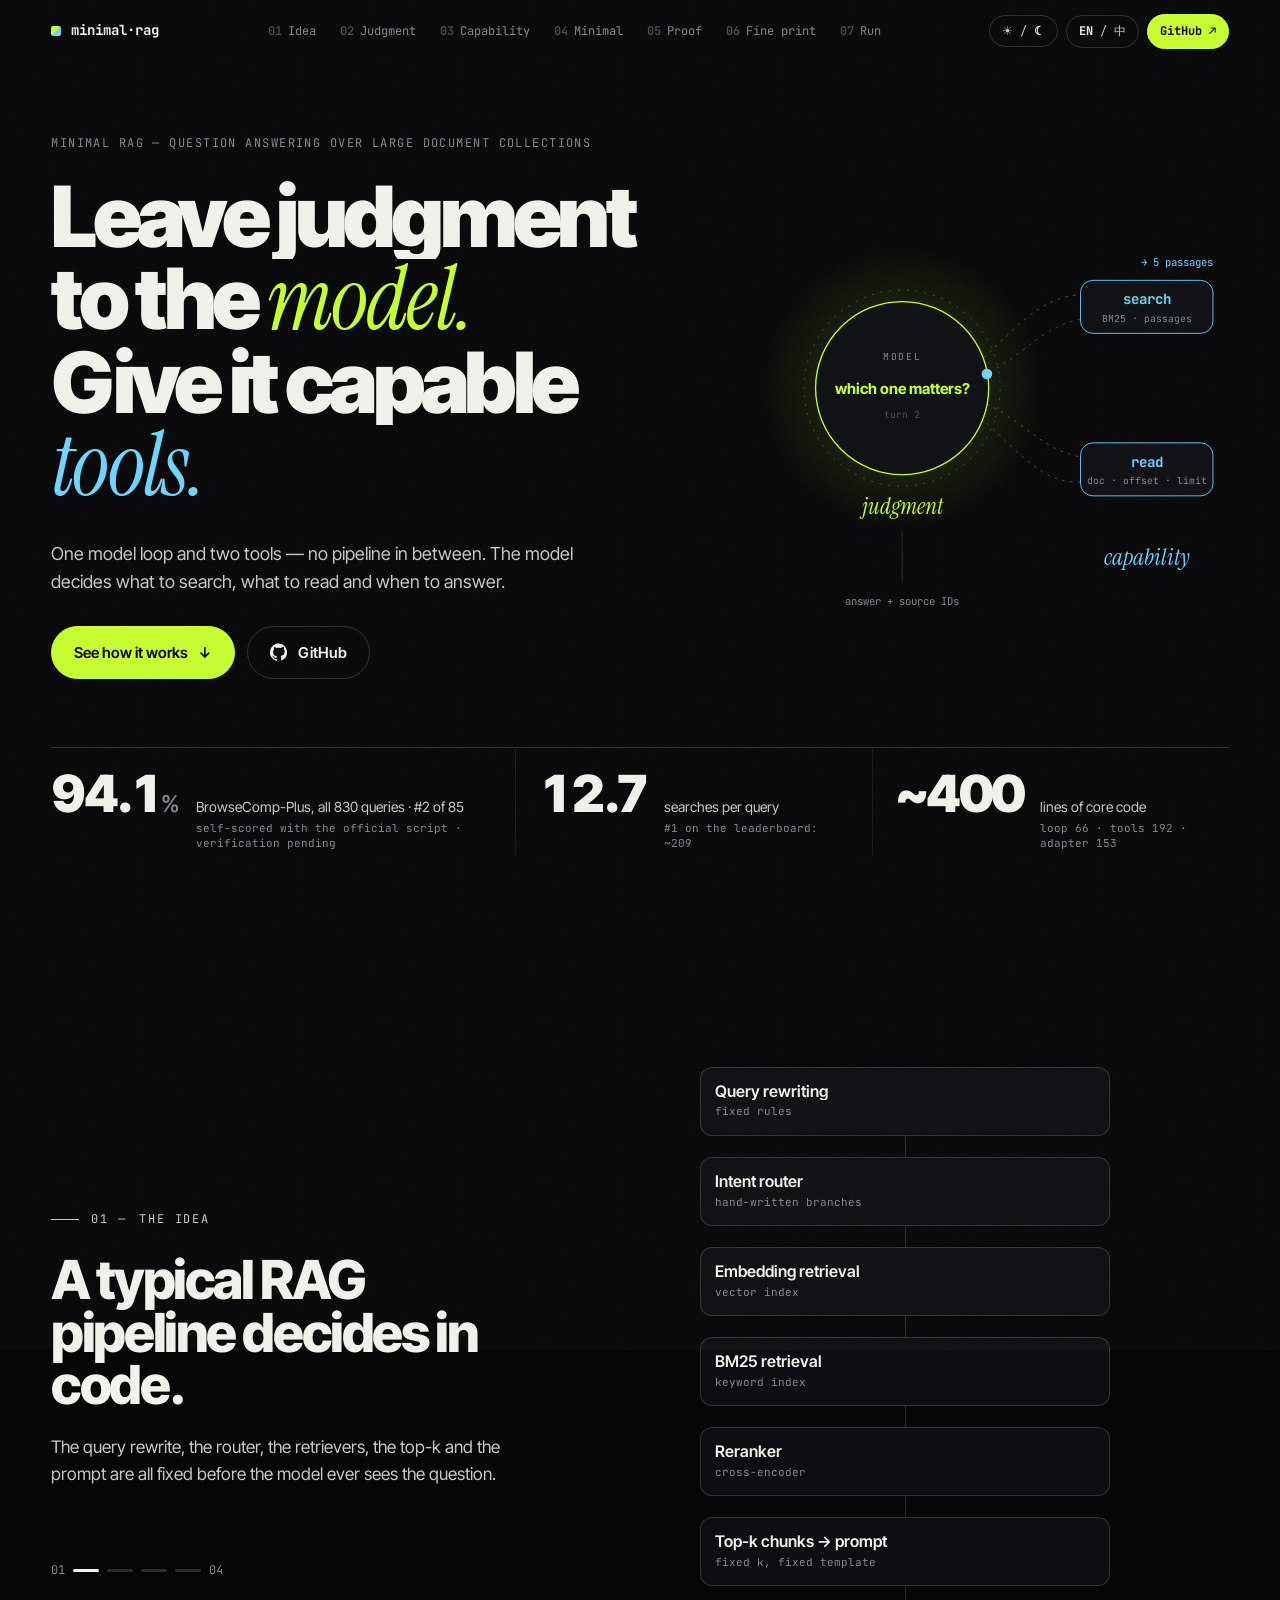
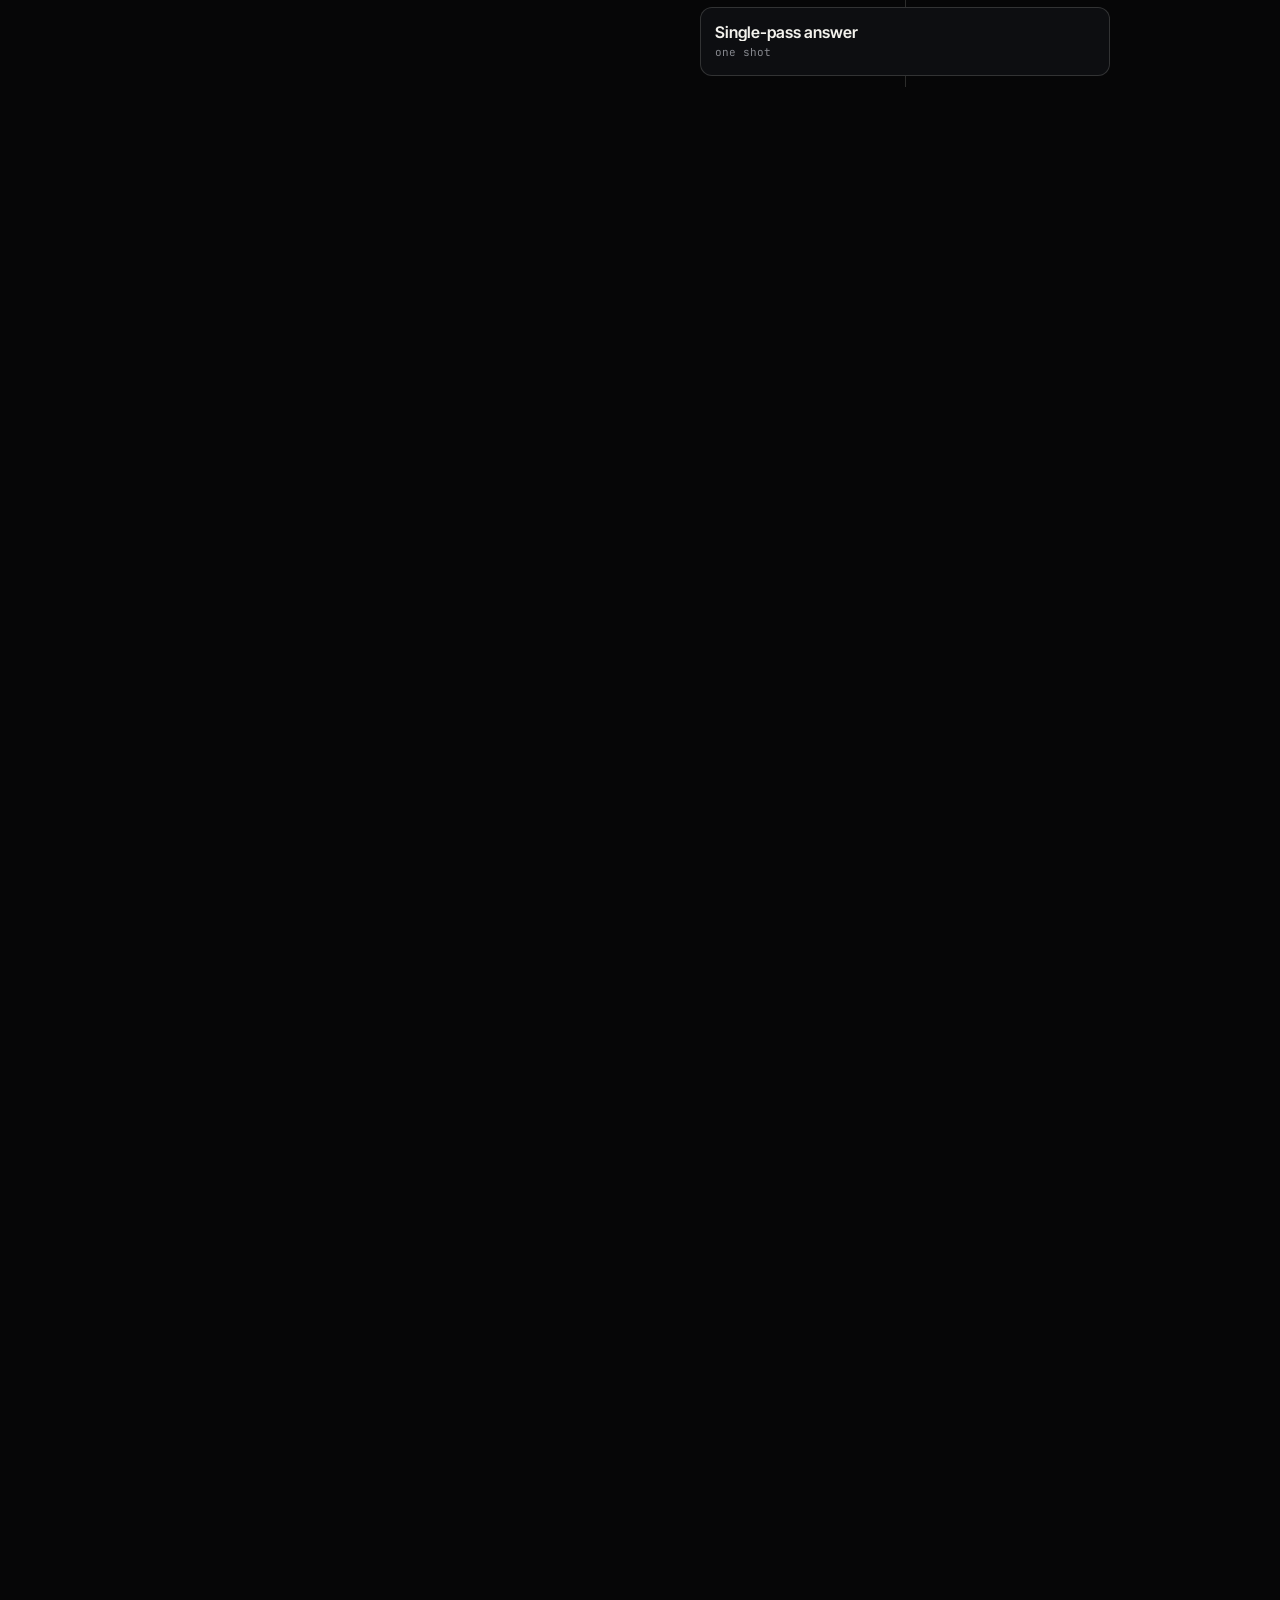
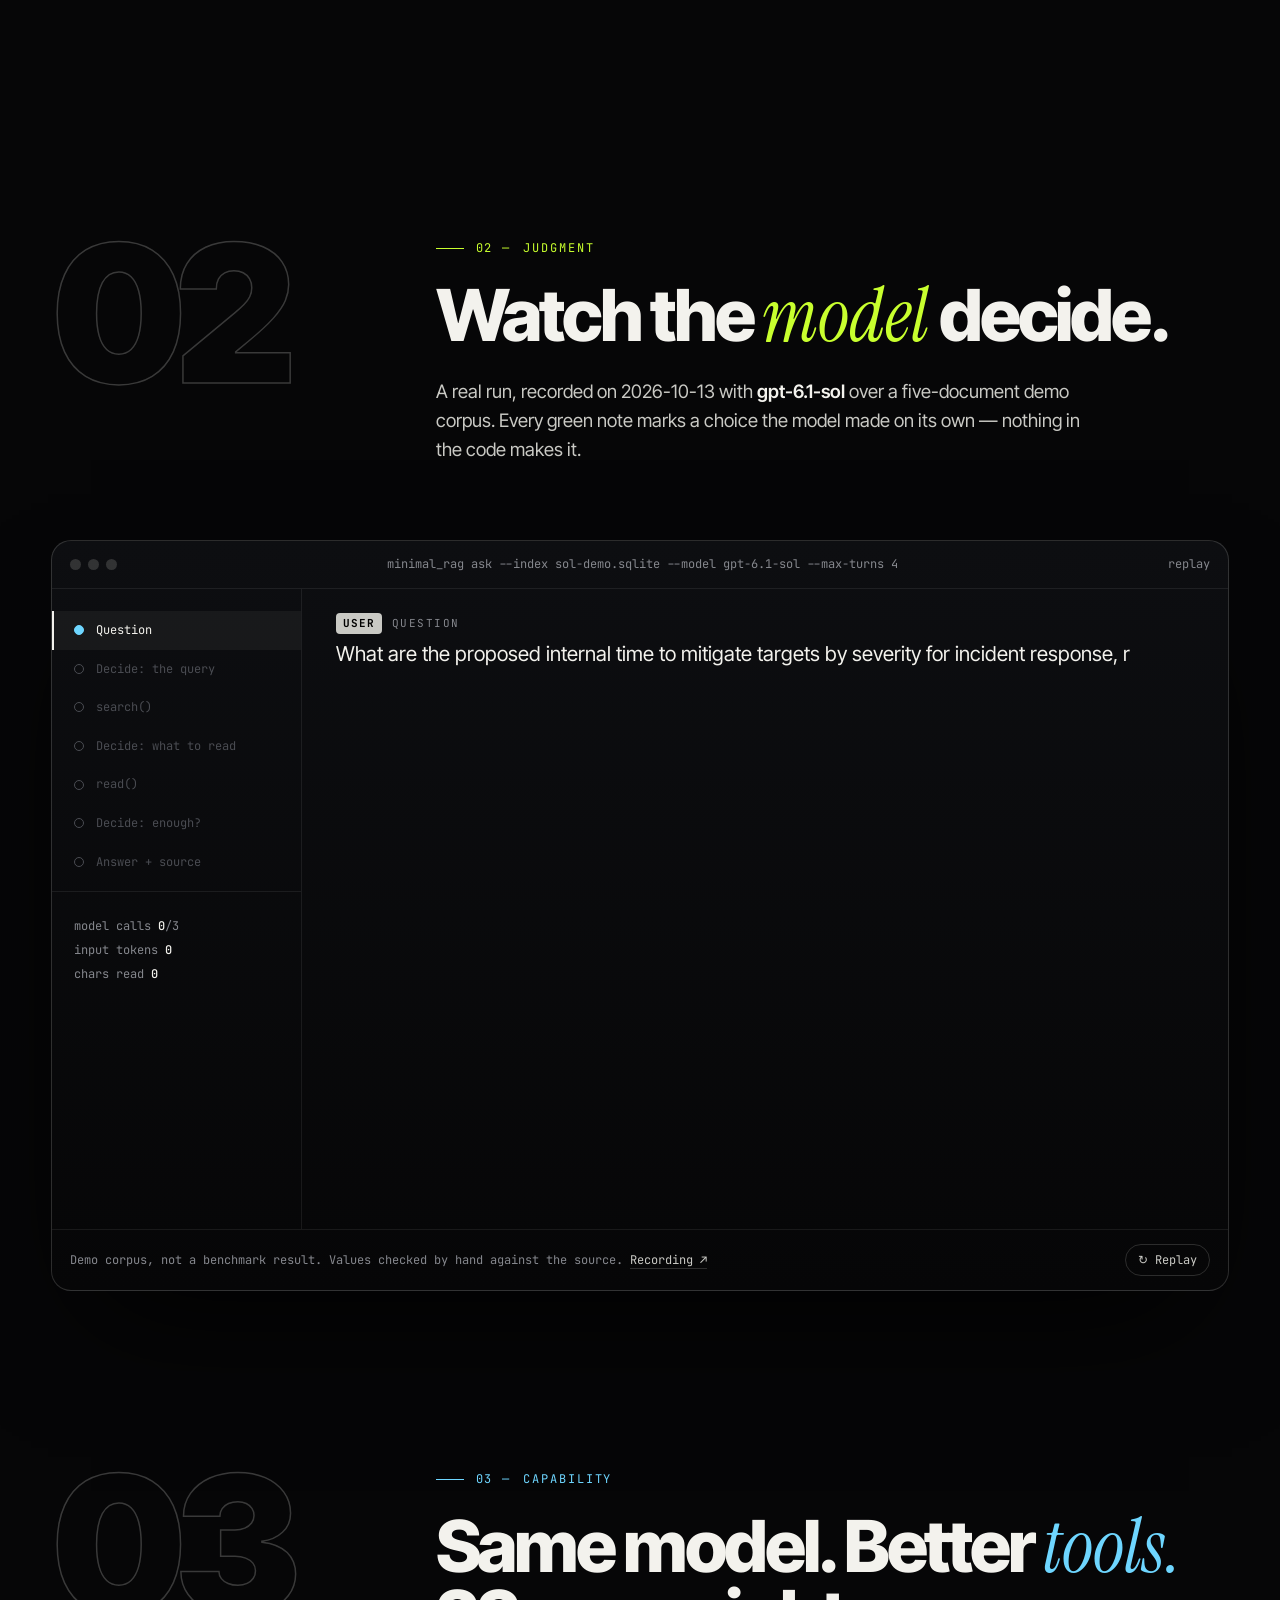
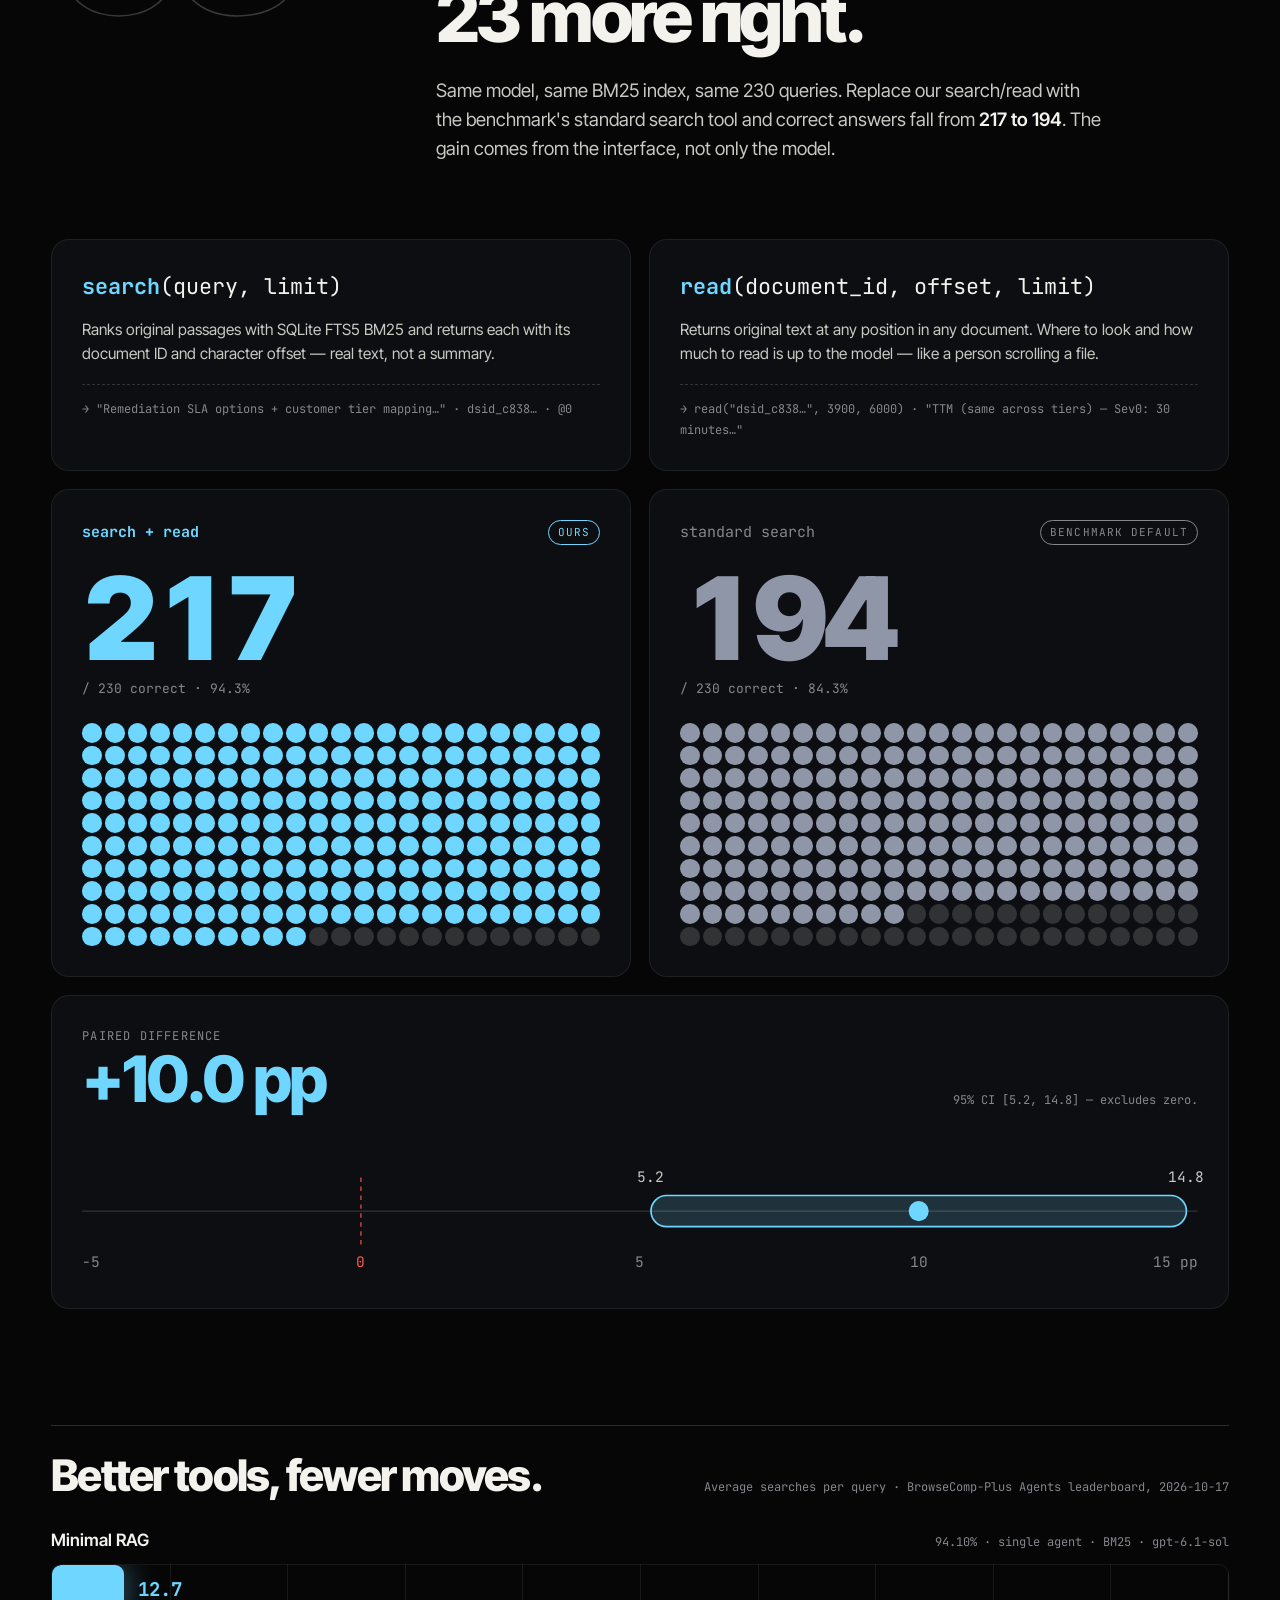
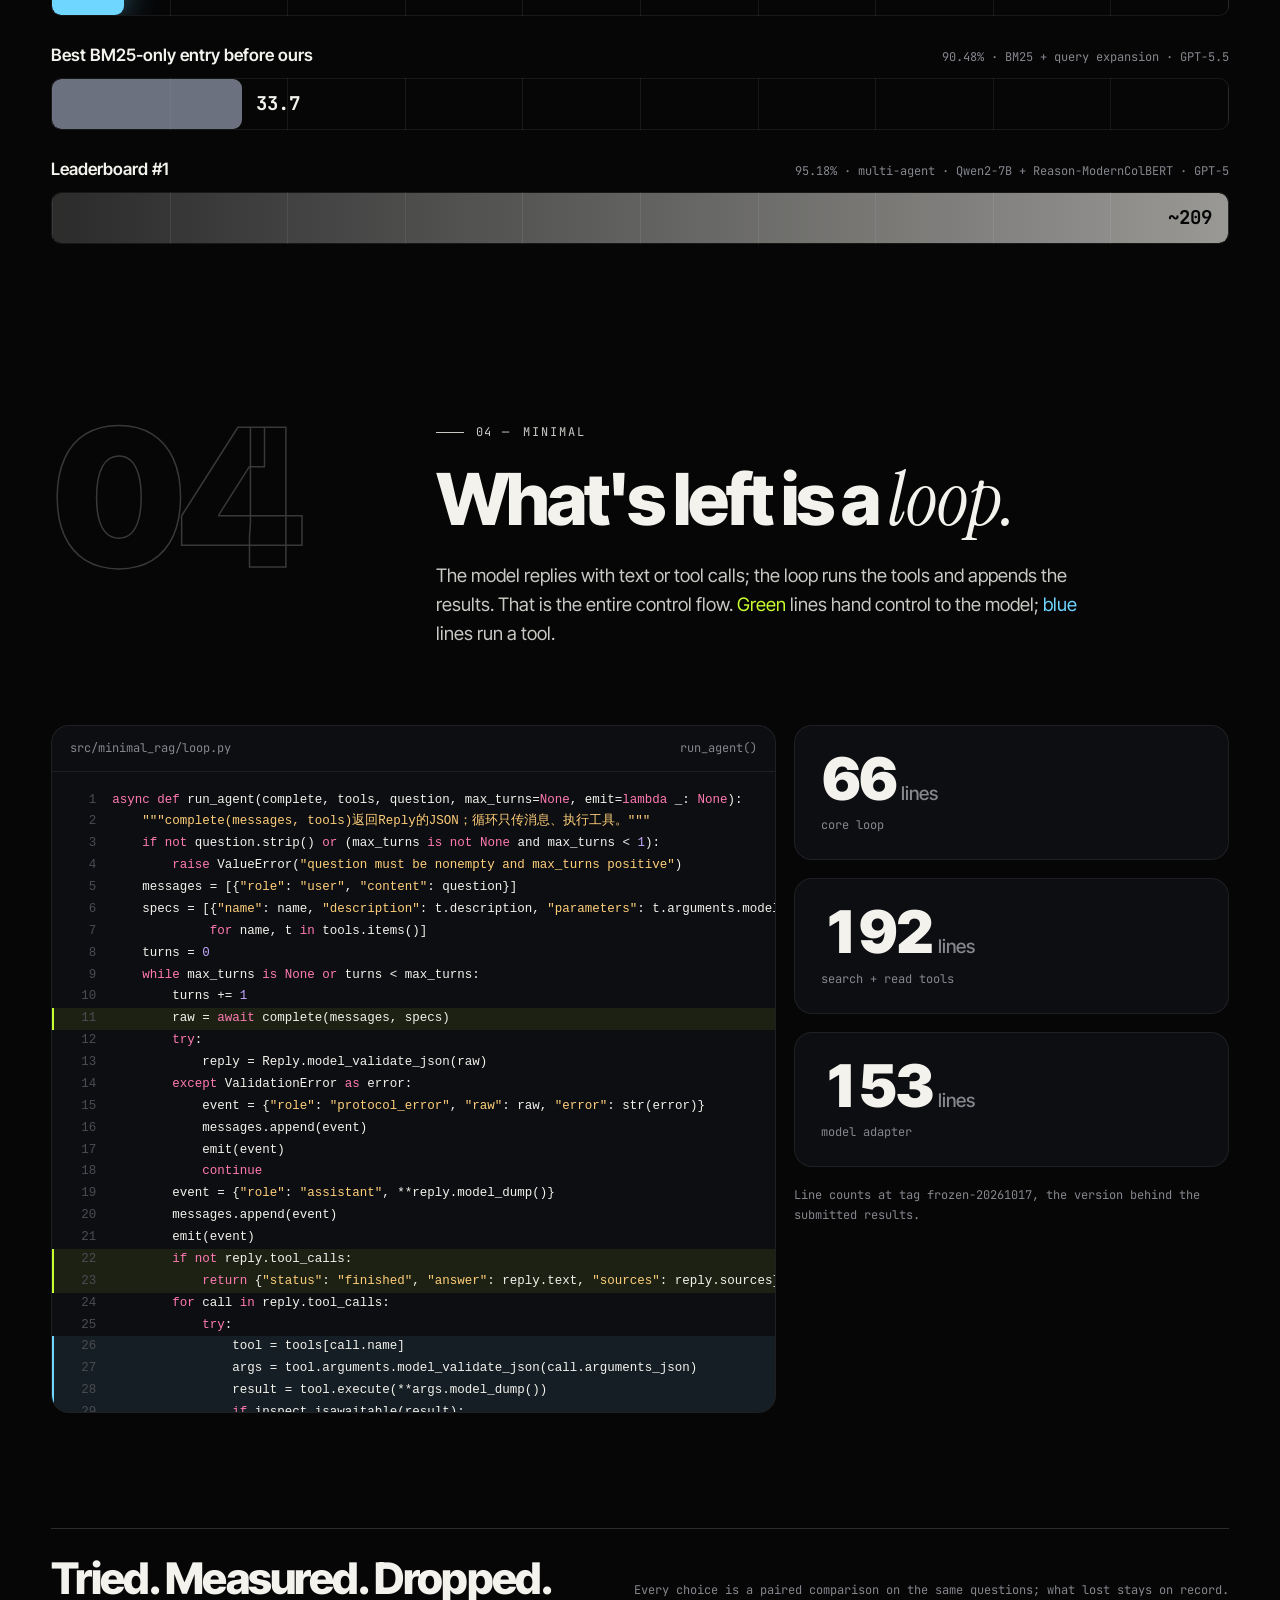
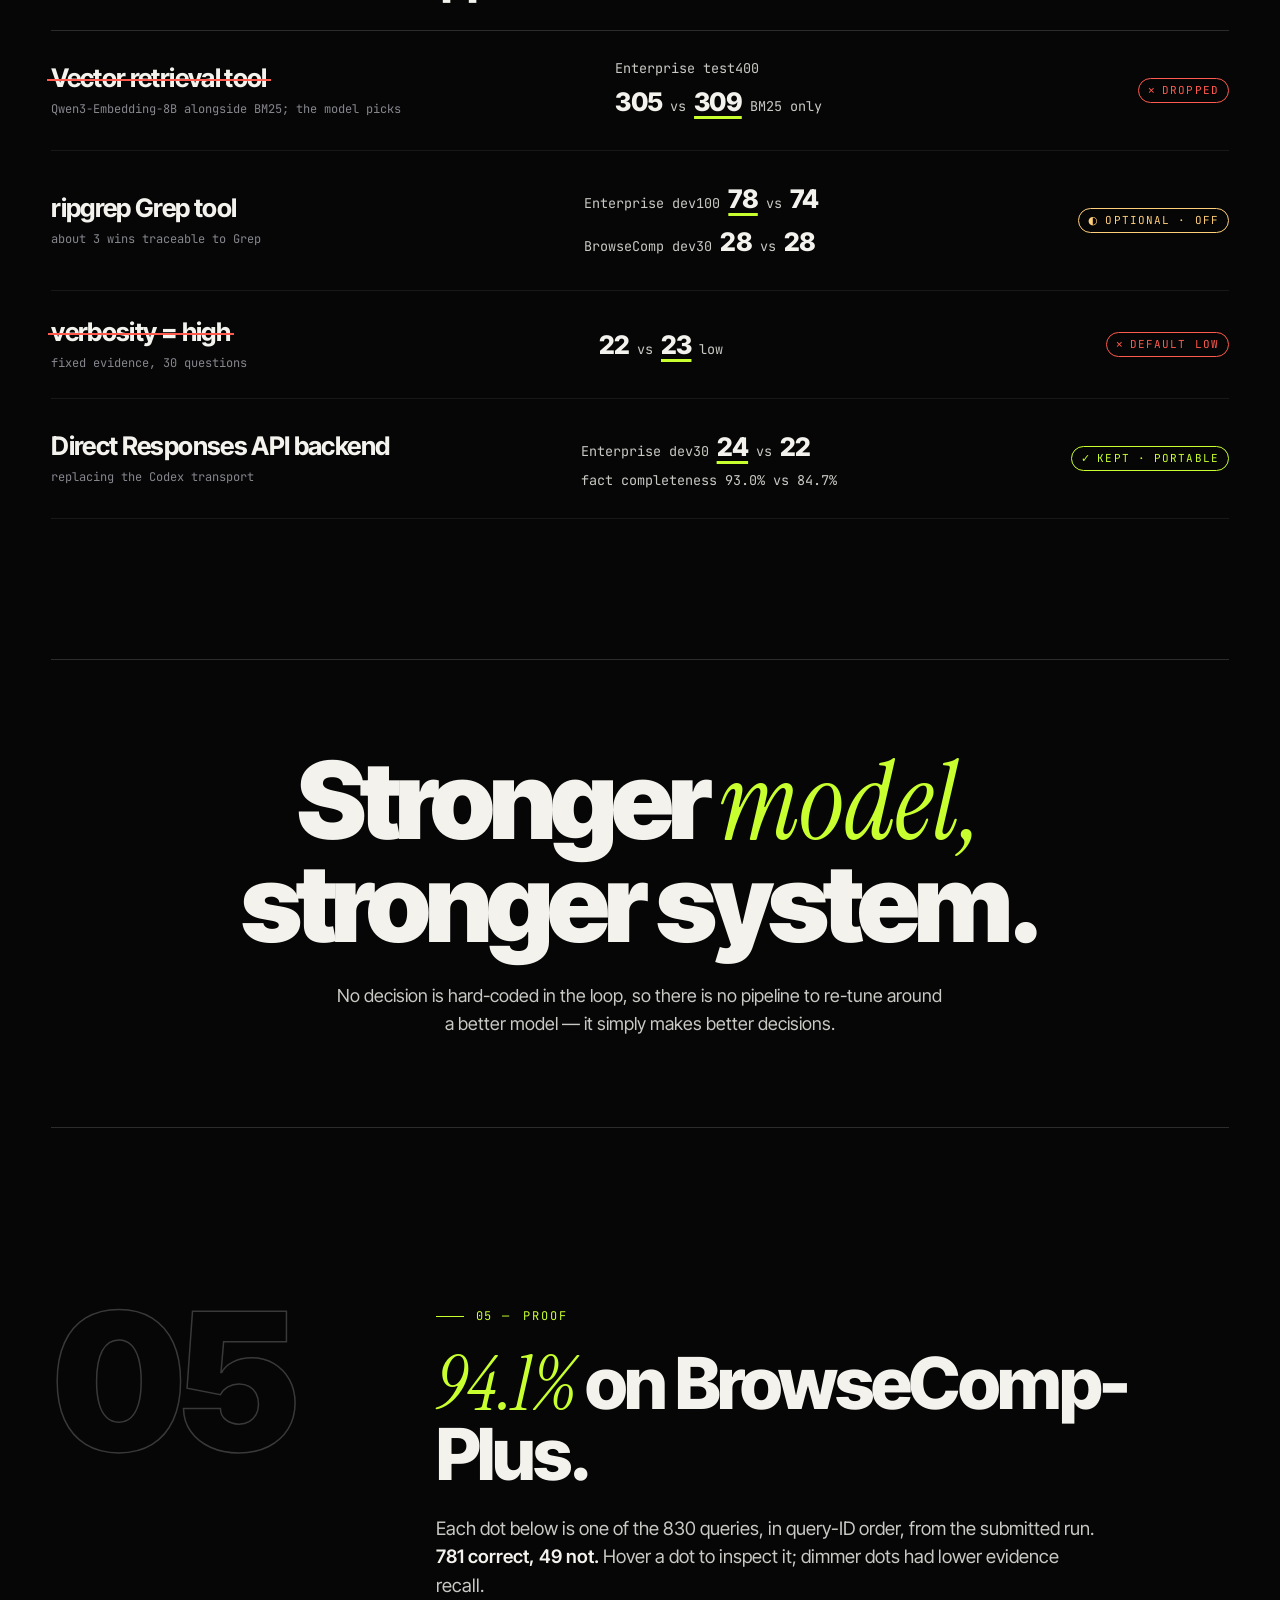
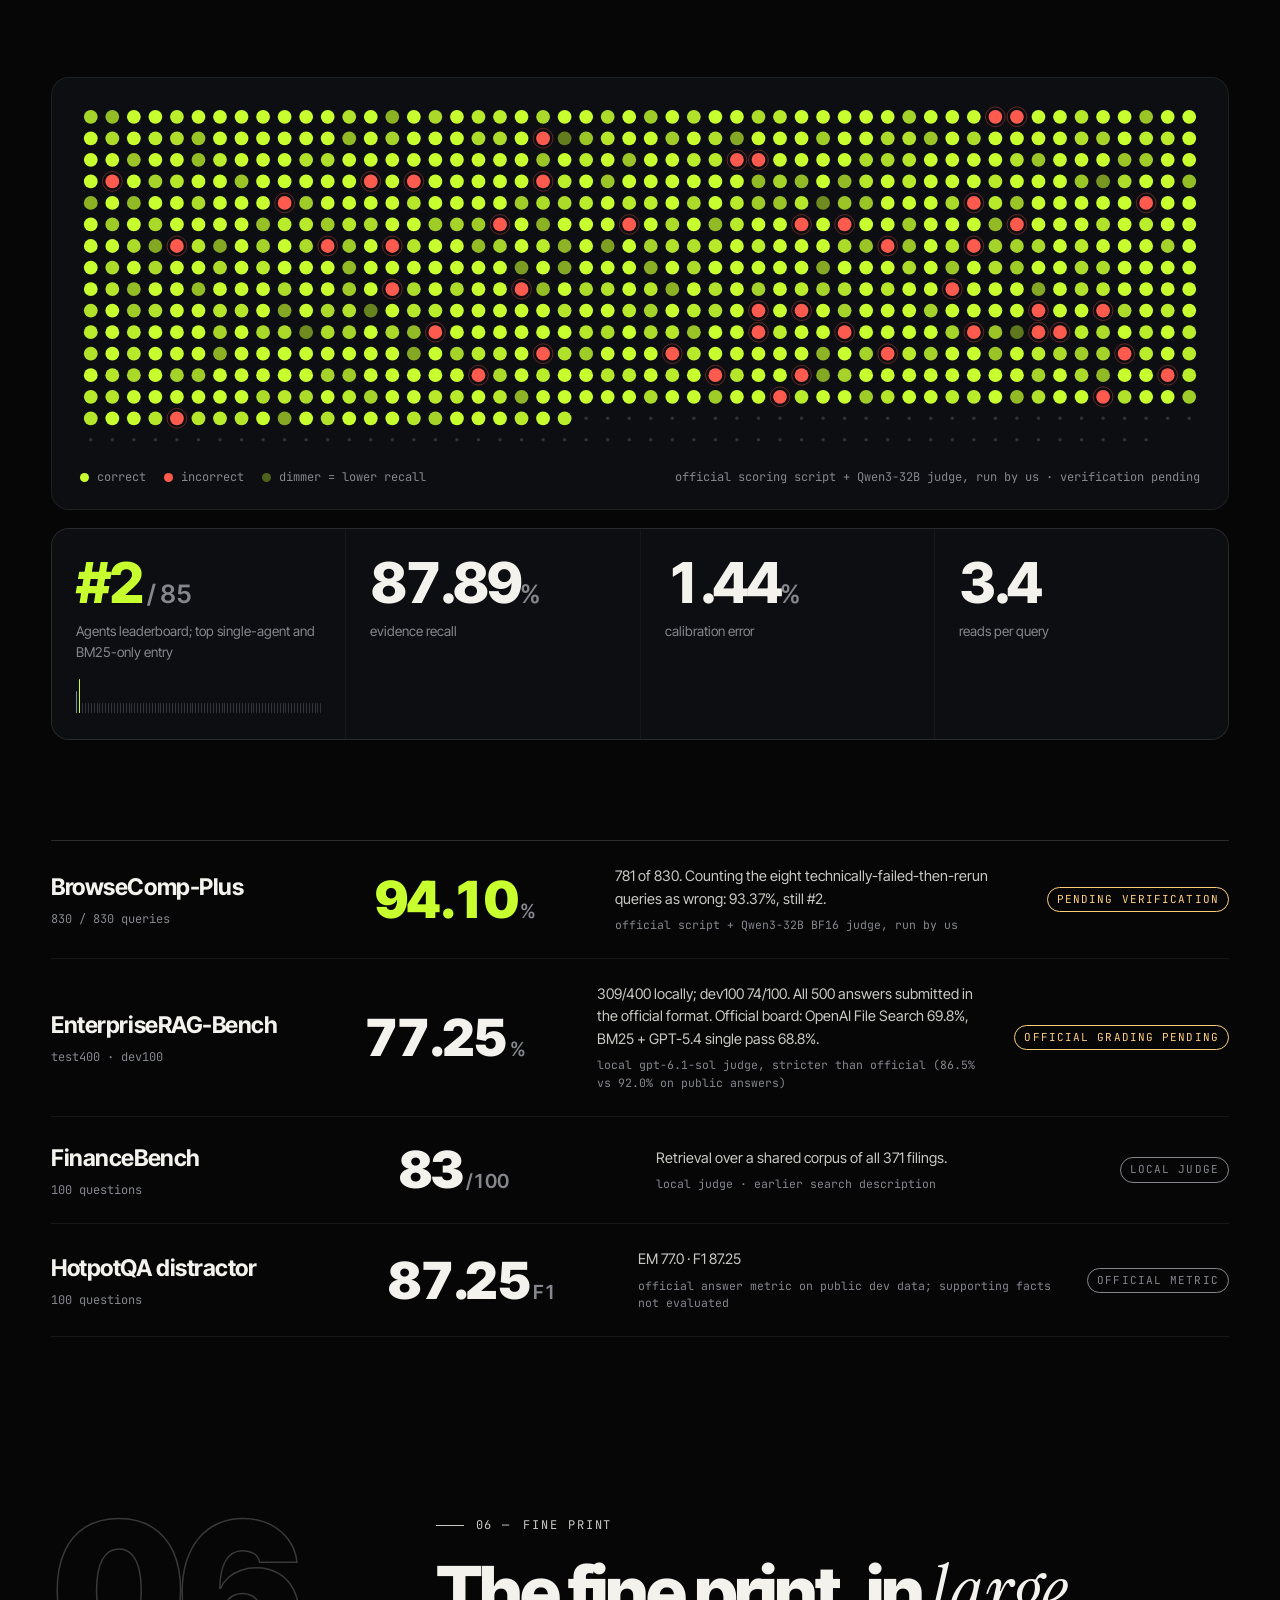
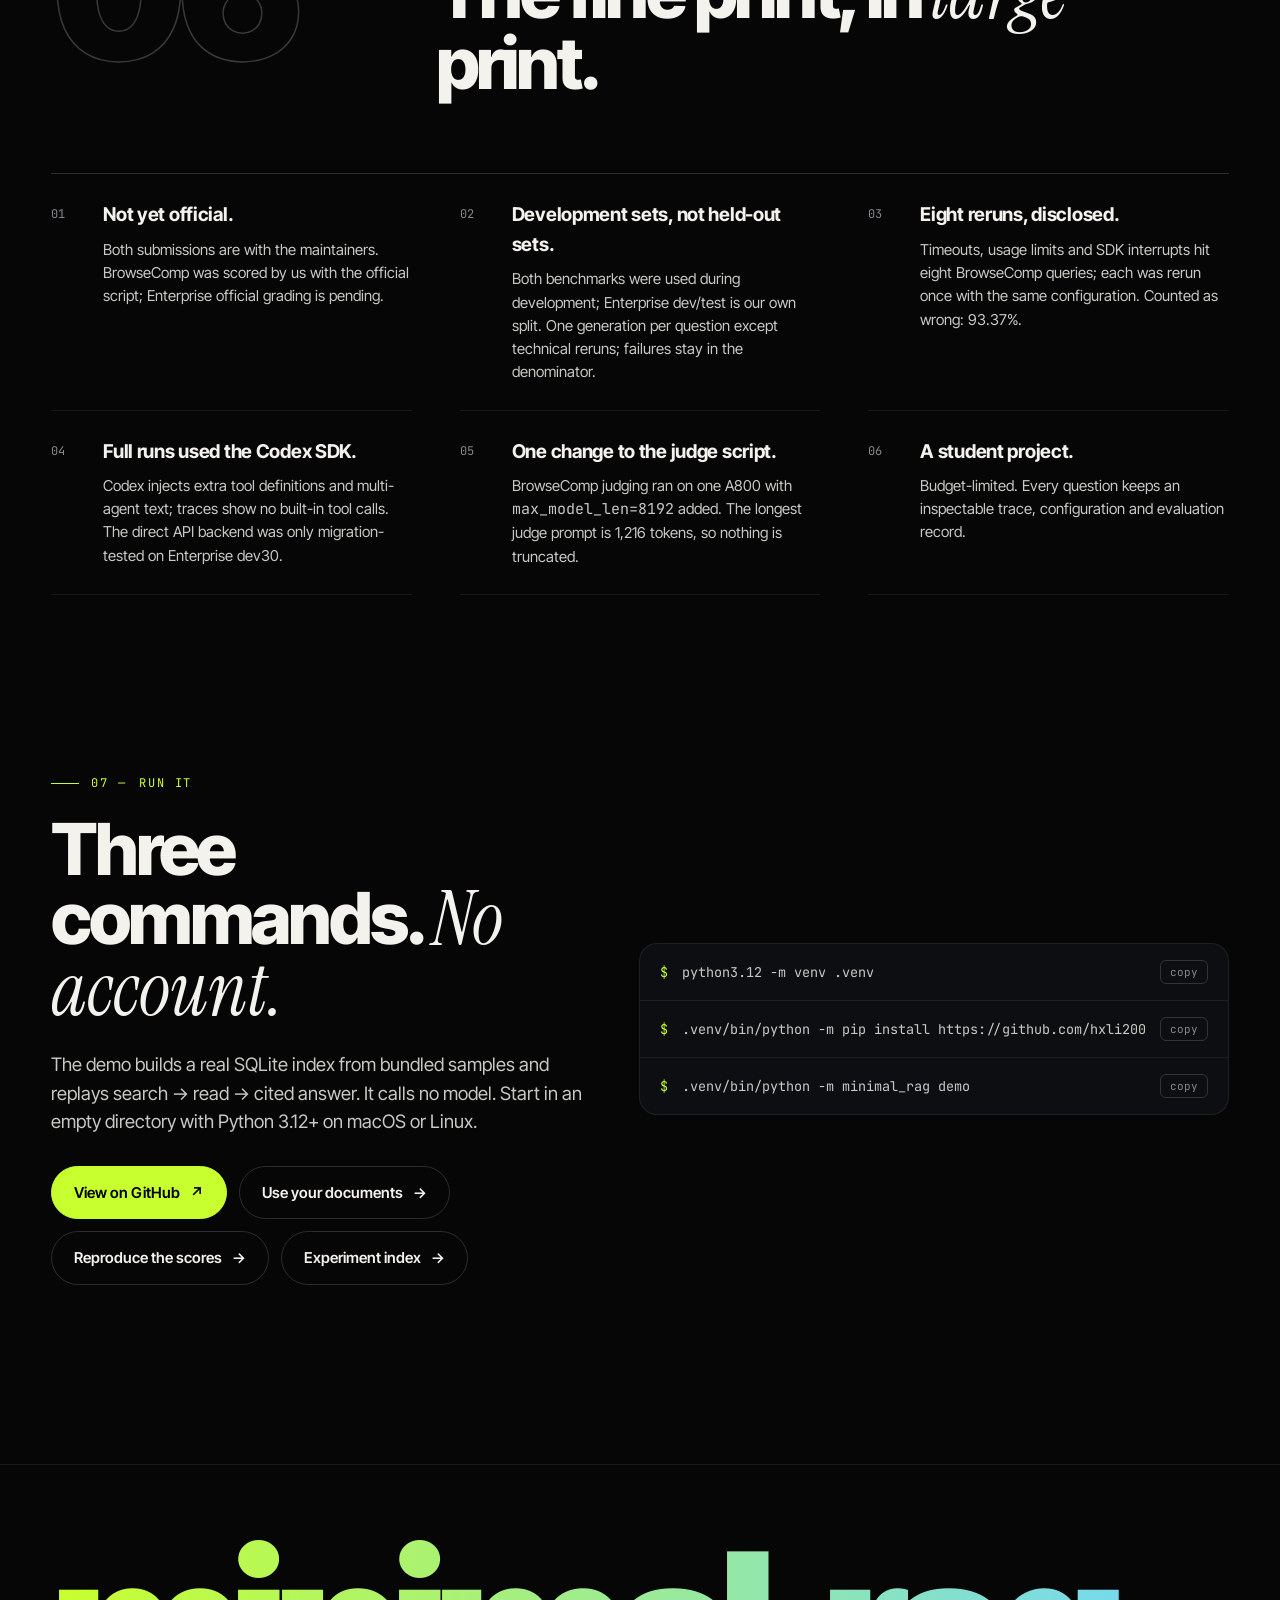
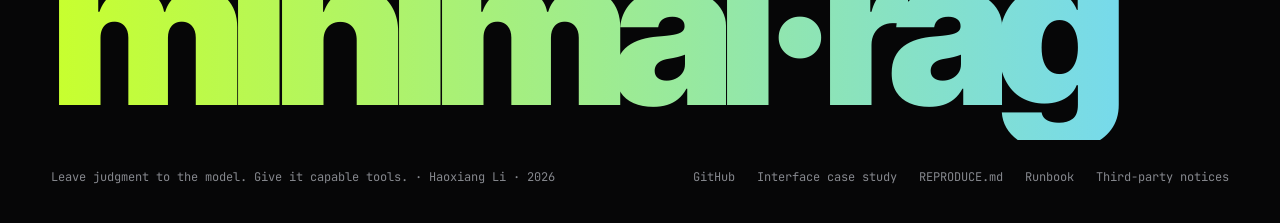
<file: docs/index.html>
<!doctype html>
<html lang="en">
<head>
<meta charset="utf-8">
<meta name="viewport" content="width=device-width, initial-scale=1">
<title>Minimal RAG</title>
<meta name="description" content="Leave judgment to the model; give it capable tools. One agent, plain BM25, ~400 lines of core code — 94.1% on BrowseComp-Plus.">
<link rel="canonical" href="https://hxli2005.github.io/minimal-rag/">
<link rel="sitemap" type="application/xml" href="sitemap.xml">
<meta property="og:type" content="website">
<meta property="og:site_name" content="Minimal RAG">
<meta property="og:title" content="Minimal RAG — judgment to the model, capability to the tools">
<meta property="og:description" content="One model loop, SQLite BM25, and search/read tools. Explore the recorded walkthrough, source code, and paired interface experiments.">
<meta property="og:url" content="https://hxli2005.github.io/minimal-rag/">
<meta property="og:image" content="https://hxli2005.github.io/minimal-rag/assets/hero-dark.jpg">
<meta property="og:image:width" content="2400">
<meta property="og:image:height" content="1467">
<meta property="og:image:alt" content="Minimal RAG: the model chooses search and read tools in a small loop.">
<meta name="twitter:card" content="summary_large_image">
<meta name="twitter:title" content="Minimal RAG — one loop, two tools">
<meta name="twitter:description" content="Model-directed evidence gathering with SQLite BM25. Recorded walkthrough, source code, and inspectable experiments.">
<meta name="twitter:image" content="https://hxli2005.github.io/minimal-rag/assets/hero-dark.jpg">
<meta name="color-scheme" content="dark light">
<meta name="theme-color" content="#060607">
<link rel="icon" href="data:image/svg+xml,%3Csvg xmlns='http://www.w3.org/2000/svg' viewBox='0 0 32 32'%3E%3Crect x='4' y='4' width='24' height='24' rx='5' fill='%23c8ff2e'/%3E%3C/svg%3E">
<script>try{var t=localStorage.getItem("theme")}catch(e){}document.documentElement.dataset.theme=t||"dark"</script>
<link rel="preconnect" href="https://fonts.googleapis.com">
<link rel="preconnect" href="https://fonts.gstatic.com" crossorigin>
<link href="https://fonts.googleapis.com/css2?family=Inter+Tight:wght@400;500;600;700;800;900&family=JetBrains+Mono:wght@400;500;700&family=Instrument+Serif:ital@0;1&display=swap" rel="stylesheet">
<style>
/* ---------- tokens: dark values are shared by :root and .dk panels; light overrides raw values ---------- */
:root,.dk{
  --bg-rgb:6,6,7; --fg-rgb:243,242,237;
  --bg:rgb(var(--bg-rgb)); --bg2:#0d0e11; --fg:rgb(var(--fg-rgb)); --fg2:#c9c9c4; --mute:#85878d; --dim:#4a4c52; --cool:#8f96a8;
  --acid-rgb:200,255,46; --ink-rgb:200,255,46; --coral-rgb:255,90,78; --tool-rgb:110,214,255; --warn-rgb:255,207,122;
  --on-acid:#000; --line:rgba(var(--fg-rgb),.08); --line2:rgba(var(--fg-rgb),.16); --shadow:rgba(0,0,0,.9);
  --acid:rgb(var(--acid-rgb)); --ink:rgb(var(--ink-rgb)); --coral:rgb(var(--coral-rgb)); --tool:rgb(var(--tool-rgb)); --warn:rgb(var(--warn-rgb));
}
:root[data-theme="light"]{
  --bg-rgb:247,247,244; --fg-rgb:10,10,12;
  --bg2:#ffffff; --fg2:#2b2c30; --mute:#55575e; --dim:#a2a4a9; --cool:#7b8191;
  --ink-rgb:0,128,48; --coral-rgb:214,52,40; --tool-rgb:0,112,170; --warn-rgb:176,96,0;
  --shadow:rgba(20,24,60,.16);
}
:root{
  --sans:"Inter Tight","PingFang SC","Noto Sans SC","Microsoft YaHei",system-ui,sans-serif;
  --mono:"JetBrains Mono",ui-monospace,SFMono-Regular,Menlo,monospace;
  --serif:"Instrument Serif","Songti SC",Georgia,serif;
  --gut:clamp(16px,4vw,56px); --max:1320px;
  --ease:cubic-bezier(.16,1,.3,1); --swing:cubic-bezier(.65,0,.35,1);
}
*{box-sizing:border-box;margin:0;padding:0}
html{background:var(--bg);color:var(--fg);-webkit-text-size-adjust:100%;scroll-behavior:smooth}
body{background:var(--bg);font-family:var(--sans);font-size:17px;line-height:1.55;overflow-x:hidden;-webkit-font-smoothing:antialiased}
.dk{color:var(--fg)}
:root[lang="zh-CN"] .en{display:none!important}
:root:not([lang="zh-CN"]) .zh{display:none!important}
a{color:inherit;text-decoration:none}
::selection{background:var(--acid);color:var(--on-acid)}
code,.mono{font-family:var(--mono)}
em.s{font-family:var(--serif);font-style:italic;font-weight:400;letter-spacing:0}
.m{color:var(--ink)} .t{color:var(--tool)}
.wrap{max-width:calc(var(--max) + 2*var(--gut));margin:0 auto;padding:0 var(--gut)}

body::after{content:"";position:fixed;inset:-50%;z-index:100;pointer-events:none;opacity:.06;
  background-image:url("data:image/svg+xml;utf8,<svg xmlns='http://www.w3.org/2000/svg' width='160' height='160'><filter id='n'><feTurbulence type='fractalNoise' baseFrequency='.9' numOctaves='3' stitchTiles='stitch'/></filter><rect width='100%' height='100%' filter='url(%23n)'/></svg>");
  animation:grain 1.2s steps(6) infinite}
:root[data-theme="light"] body::after{display:none}
@keyframes grain{0%,100%{transform:translate(0,0)}20%{transform:translate(-3%,2%)}40%{transform:translate(2%,-4%)}60%{transform:translate(-4%,-1%)}80%{transform:translate(3%,3%)}}

/* ---------- nav ---------- */
#progress{position:fixed;top:0;left:0;height:2px;width:100%;transform-origin:0 50%;transform:scaleX(0);background:linear-gradient(90deg,var(--ink),var(--tool));z-index:60}
nav.top{position:fixed;top:0;left:0;right:0;z-index:50;display:flex;align-items:center;justify-content:space-between;gap:16px;padding:14px var(--gut);transition:background .3s,border-color .3s;border-bottom:1px solid transparent}
nav.top.solid{background:rgba(var(--bg-rgb),.76);backdrop-filter:blur(14px) saturate(1.4);-webkit-backdrop-filter:blur(14px) saturate(1.4);border-color:var(--line)}
.logo{font-family:var(--mono);font-weight:700;font-size:14px;display:flex;align-items:center;gap:10px}
.logo i{width:10px;height:10px;border-radius:2px;background:linear-gradient(135deg,var(--ink) 50%,var(--tool) 50%)}
.chapters{display:flex;gap:4px;font-family:var(--mono);font-size:12px;color:var(--mute)}
.chapters a{padding:6px 10px;border-radius:99px;transition:color .2s,background .2s;white-space:nowrap}
.chapters a b{font-weight:500;color:var(--dim);margin-right:6px}
.chapters a:hover{color:var(--fg)}
.chapters a.on{color:var(--fg);background:rgba(var(--fg-rgb),.07)}
.chapters a.on b{color:var(--ink)}
.navr{display:flex;gap:8px;align-items:center}
.pill{font-family:var(--mono);font-size:12px;border:1px solid var(--line2);border-radius:99px;padding:7px 12px;color:var(--fg2);background:transparent;cursor:pointer;transition:border-color .2s,color .2s,background .2s;white-space:nowrap}
.pill:hover{border-color:var(--fg2);color:var(--fg)}
.pill b{color:var(--fg)}
.pill.solid{background:var(--acid);color:var(--on-acid);border-color:var(--acid);font-weight:700}
.pill.solid:hover{background:var(--fg);border-color:var(--fg);color:var(--bg)}
:root[data-theme="light"] #theme .moon,:root:not([data-theme="light"]) #theme .sun{display:none}
@media (max-width:1180px){.chapters{display:none}}
@media (max-width:480px){#nav{gap:8px}#nav .logo{font-size:12px;gap:6px}.navr{gap:4px}#nav .pill{font-size:11px;padding:7px 6px}}

/* ---------- shared ---------- */
.rv{opacity:0;transform:translateY(30px);transition:opacity .9s var(--ease),transform .9s var(--ease);transition-delay:calc(var(--i,0)*90ms)}
.rv.in{opacity:1;transform:none}
.mask{display:block;overflow:hidden;padding-bottom:.06em}
.mask>span{display:inline-block;transform:translateY(105%);transition:transform 1.1s var(--ease);transition-delay:calc(var(--i,0)*90ms)}
.in .mask>span{transform:none}
.card{position:relative;border:1px solid var(--line);border-radius:18px;background:var(--bg2);overflow:hidden;isolation:isolate}
:root[data-theme="light"] .card:not(.dk){box-shadow:0 1px 2px rgba(20,24,60,.04),0 14px 34px -20px rgba(20,24,60,.16)}
.card::before{content:"";position:absolute;inset:0;z-index:-1;opacity:0;transition:opacity .3s;background:radial-gradient(420px circle at var(--mx,50%) var(--my,50%),rgba(var(--c,var(--acid-rgb)),.09),transparent 60%)}
.card:hover::before{opacity:1}
.note{font-family:var(--mono);font-size:12px;color:var(--mute);line-height:1.7}
.note a{color:var(--fg2);border-bottom:1px solid var(--line2)}
.note a:hover{color:var(--fg)}
.lede{color:var(--fg2);font-size:clamp(17px,1.45vw,21px);max-width:36em;line-height:1.55}
.lede b{color:var(--fg);font-weight:600}
.tag{display:inline-flex;align-items:center;gap:6px;font-family:var(--mono);font-size:11px;letter-spacing:.1em;text-transform:uppercase;padding:3px 9px;border-radius:99px;border:1px solid currentColor;white-space:nowrap}
.tag.m{color:var(--ink)} .tag.t{color:var(--tool)} .tag.w{color:var(--warn)} .tag.g{color:var(--mute)}
.tag.x{color:var(--coral)} .tag.o{color:var(--warn)} .tag.k{color:var(--ink)}

/* chapter head: huge outlined numeral + title */
section.ch{position:relative;padding-top:clamp(110px,14vw,190px)}
.ch-head{display:grid;grid-template-columns:minmax(150px,.42fr) 1fr;gap:clamp(20px,4vw,64px);align-items:start;margin-bottom:clamp(48px,6vw,80px)}
.ch-num{font-weight:900;font-size:clamp(110px,15vw,240px);line-height:.78;letter-spacing:-.06em;color:transparent;-webkit-text-stroke:1.5px rgba(var(--fg-rgb),.22);user-select:none}
.ch-label{font-family:var(--mono);font-size:12px;letter-spacing:.16em;text-transform:uppercase;margin-bottom:22px;display:flex;align-items:center;gap:12px}
.ch-label::before{content:"";width:28px;height:1px;background:currentColor}
.ch h2{font-weight:800;font-size:clamp(38px,5.6vw,92px);line-height:.95;letter-spacing:-.045em;max-width:13em}
.ch h2 em.s{font-size:1.05em}
.ch-head .lede{margin-top:26px}
@media (max-width:820px){.ch-head{grid-template-columns:1fr;gap:0}.ch-num{font-size:92px;margin-bottom:18px}}

/* ---------- hero ---------- */
.hero{min-height:100vh;min-height:100svh;display:flex;flex-direction:column;justify-content:flex-end;padding-top:110px;padding-bottom:clamp(24px,5vh,48px);position:relative}
.hero-grid{display:grid;grid-template-columns:1.25fr .9fr;gap:clamp(20px,3vw,48px);align-items:center;flex:1}
.eyebrow{font-family:var(--mono);font-size:12px;letter-spacing:.12em;text-transform:uppercase;color:var(--mute);margin-bottom:26px}
.manifesto{font-weight:900;font-size:clamp(46px,6.6vw,120px);line-height:.9;letter-spacing:-.055em}
:root[lang="zh-CN"] .manifesto{font-size:clamp(44px,6.1vw,112px);line-height:1.08;letter-spacing:-.03em}
@media (max-width:900px){:root[lang="zh-CN"] .manifesto{font-size:12.4vw}}
.manifesto em.s{font-size:1.05em;letter-spacing:-.02em}
.hero-sub{margin-top:30px;max-width:30em;color:var(--fg2);font-size:clamp(17px,1.4vw,20px)}
.cta{display:flex;gap:12px;flex-wrap:wrap;margin-top:30px}
.btn{display:inline-flex;align-items:center;gap:10px;font-weight:600;font-size:15px;padding:14px 22px;border-radius:99px;border:1px solid var(--line2);transition:background .25s,color .25s,border-color .25s}
.btn:hover{border-color:var(--fg)}
.btn.p{background:var(--acid);color:var(--on-acid);border-color:var(--acid)}
.btn.p:hover{background:var(--fg);border-color:var(--fg);color:var(--bg)}
.btn svg{width:18px;height:18px}
#loopfig{width:100%;height:auto;max-height:68vh;overflow:visible}
#loopfig text{font-family:var(--mono)}
.proofbar{display:grid;grid-template-columns:1.3fr 1fr 1fr;border-top:1px solid var(--line2);margin-top:clamp(28px,5vh,56px)}
.proofbar>div{padding:20px 22px 4px 0;display:flex;gap:16px;align-items:baseline}
.proofbar>div+div{padding-left:22px;border-left:1px solid var(--line)}
.proofbar .n{font-weight:900;font-size:clamp(36px,4vw,60px);letter-spacing:-.05em;line-height:1;font-variant-numeric:tabular-nums;white-space:nowrap}
.proofbar .n small{font-size:.45em;color:var(--mute);letter-spacing:-.02em;font-weight:600}
.proofbar p{font-size:14px;color:var(--fg2);line-height:1.35}
.proofbar p small{display:block;font-family:var(--mono);font-size:11px;color:var(--mute);margin-top:4px}
@media (max-width:900px){.hero-grid{grid-template-columns:1fr}.hero{padding-top:96px}#loopfig{max-height:46vh;margin-top:20px}.proofbar{grid-template-columns:1fr}.proofbar>div+div{padding-left:0;border-left:0;border-top:1px solid var(--line)}.proofbar>div{padding:14px 0}}

/* ---------- I · dissolve scene ---------- */
#dissolve{height:440vh;position:relative}
.dstage{position:sticky;top:0;height:100vh;height:100svh;display:grid;grid-template-columns:.85fr 1.15fr;gap:clamp(24px,4vw,64px);align-items:center;padding-top:60px}
.dtext{position:relative;min-height:340px}
.dstep{position:absolute;left:0;right:0;top:44px;opacity:0;transform:translateY(24px);transition:opacity .6s var(--ease),transform .6s var(--ease);pointer-events:none}
.dstep.on{opacity:1;transform:none;pointer-events:auto}
.dstep h3{font-weight:800;font-size:clamp(34px,4.2vw,68px);line-height:.98;letter-spacing:-.045em}
.dstep p{margin-top:22px;color:var(--fg2);font-size:clamp(16px,1.35vw,19px);max-width:26em}
.dcount{position:absolute;bottom:-30px;left:0;display:flex;gap:8px;align-items:center;font-family:var(--mono);font-size:12px;color:var(--mute)}
.dcount i{width:26px;height:3px;border-radius:2px;background:var(--line2);transition:background .4s}
.dcount i.on{background:var(--fg)}
.board{position:relative;width:100%;max-width:640px;aspect-ratio:1/1.02;justify-self:center}
.blk{position:absolute;border-radius:12px;border:1px solid var(--line2);background-color:var(--bg2);padding:0 14px;display:flex;flex-direction:column;justify-content:center;overflow:hidden;
  transition:left .9s var(--swing),top .9s var(--swing),width .9s var(--swing),height .9s var(--swing),opacity .6s,border-color .6s,background-color .6s;transition-delay:var(--d,0ms)}
.blk .ti{font-weight:600;font-size:clamp(13px,1.25vw,17px);line-height:1.15;white-space:nowrap;overflow:hidden;text-overflow:ellipsis}
.blk .su{font-family:var(--mono);font-size:11px;color:var(--mute);margin-top:3px;white-space:nowrap;overflow:hidden;text-overflow:ellipsis}
.blk .alt{display:none}
.blk.flip .ori{display:none} .blk.flip .alt{display:block}
.blk.model{border-color:rgba(var(--ink-rgb),.6);background-color:rgba(var(--ink-rgb),.08)}
.blk.model .ti{color:var(--ink)}
.blk.tool{border-color:rgba(var(--tool-rgb),.6);background-color:rgba(var(--tool-rgb),.09)}
.blk.tool .ti{color:var(--tool);font-family:var(--mono);font-weight:500}
.blk.dim{opacity:.3}
.blk.dead{border-style:dashed;border-color:rgba(var(--coral-rgb),.55);background-color:transparent;opacity:.9}
.blk.dead .ti{color:var(--mute);text-decoration:line-through;text-decoration-color:var(--coral);text-decoration-thickness:2px}
.blk.dead .su{display:none}
.blk.hide{opacity:0}
.colh{position:absolute;top:0;font-family:var(--mono);font-size:11px;letter-spacing:.14em;text-transform:uppercase;display:flex;gap:10px;align-items:baseline;opacity:0;transition:opacity .6s}
.colh.on{opacity:1}
.colh em.s{font-size:19px;text-transform:none;letter-spacing:0}
.spine{position:absolute;left:50%;top:3%;bottom:3%;width:1px;background:var(--line2);transition:opacity .6s}
.looppill{position:absolute;left:12%;width:76%;top:66%;height:10%;border-radius:99px;display:flex;align-items:center;justify-content:center;gap:12px;font-family:var(--mono);font-size:clamp(11px,1.15vw,15px);white-space:nowrap;
  border:1.5px solid transparent;background:linear-gradient(var(--bg),var(--bg)) padding-box,linear-gradient(90deg,var(--ink),var(--tool)) border-box;opacity:0;transform:scale(.9);transition:opacity .6s .4s,transform .8s var(--ease) .4s}
.looppill.on{opacity:1;transform:none}
.looppill b{font-weight:700}
@media (max-width:900px){
  #dissolve{height:460vh}
  .dstage{grid-template-columns:minmax(0,1fr);grid-template-rows:auto minmax(0,1fr);align-items:start;padding-top:70px;padding-bottom:16px;gap:6px}
  .dtext{min-height:205px}
  .dstep{top:30px}.dstep h3{font-size:clamp(26px,7.4vw,34px)}.dstep p{margin-top:10px;font-size:14.5px}
  .dcount{display:none}
  .board{height:100%;width:auto;max-width:100%;justify-self:center}
  .blk{padding:0 9px;border-radius:9px}.blk .ti{font-size:12px}.blk .su{font-size:9.5px}
  .colh em.s{font-size:15px}
}

/* ---------- II · trace ---------- */
.term{border-radius:20px;border:1px solid var(--line2);background:linear-gradient(180deg,var(--bg2),var(--bg));box-shadow:0 60px 120px -40px var(--shadow);overflow:hidden}
.term-top{display:flex;align-items:center;gap:14px;padding:14px 18px;border-bottom:1px solid var(--line);font-family:var(--mono);font-size:12px;color:var(--mute)}
.lights{display:flex;gap:7px}.lights i{width:11px;height:11px;border-radius:50%;background:var(--line2)}
.term-top .tt{flex:1;text-align:center;overflow:hidden;text-overflow:ellipsis;white-space:nowrap}
.term-body{display:grid;grid-template-columns:250px 1fr;min-height:640px}
.steps{border-right:1px solid var(--line);padding:22px 0;font-family:var(--mono);font-size:12px;list-style:none}
.steps li{padding:10px 22px;color:var(--dim);display:flex;gap:12px;align-items:center;transition:color .3s,background .3s;position:relative}
.steps li::before{content:"";width:8px;height:8px;border-radius:50%;border:1px solid currentColor;flex:none;transition:background .3s}
.steps li.on{color:var(--fg)}
.steps li.on.sm::before{background:var(--ink);border-color:var(--ink)}
.steps li.on.st::before{background:var(--tool);border-color:var(--tool)}
.steps li.cur{background:rgba(var(--fg-rgb),.05)}
.steps li.cur::after{content:"";position:absolute;left:0;top:0;bottom:0;width:2px;background:var(--fg)}
.meter{padding:22px;margin-top:10px;border-top:1px solid var(--line);color:var(--mute);line-height:2}
.meter b{color:var(--fg);font-weight:500;font-variant-numeric:tabular-nums}
.log{padding:24px clamp(18px,3vw,34px) 34px;font-family:var(--mono);font-size:13.5px;line-height:1.7;overflow:hidden}
.log .ev{margin-bottom:16px;opacity:0;transform:translateY(8px);transition:opacity .4s,transform .4s}
.log .ev.show{opacity:1;transform:none}
.who{font-size:11px;letter-spacing:.14em;text-transform:uppercase;color:var(--mute);margin-bottom:6px;display:flex;gap:10px;align-items:center}
.who .b{color:#000;padding:1px 7px;border-radius:4px;font-weight:700;letter-spacing:.08em}
.who .b.u{background:var(--fg2)} .who .b.m{background:var(--ink)} .who .b.t{background:var(--tool)}
.q{font-family:var(--sans);font-size:clamp(17px,1.6vw,22px);color:var(--fg);line-height:1.35}
.call{color:var(--fg2)} .call .fn{color:var(--tool)} .call .k{color:var(--fg)} .call .str{color:var(--warn)} .call .num{color:#ff9cd3}
.jdg{display:flex;gap:12px;align-items:flex-start;font-family:var(--sans);font-size:14.5px;line-height:1.5;color:var(--fg);border:1px solid rgba(var(--ink-rgb),.4);background:rgba(var(--ink-rgb),.07);border-radius:10px;padding:10px 14px}
.jdg .tag{flex:none;margin-top:1px}
.hits{border:1px solid var(--line);border-radius:10px;overflow:hidden}
.hit{display:grid;grid-template-columns:24px 1fr auto;gap:12px;padding:8px 14px;border-bottom:1px solid var(--line);font-size:12.5px;color:var(--mute);transition:background .4s,color .4s}
.hit:last-child{border-bottom:0}
.hit .ttl{color:var(--fg2);overflow:hidden;text-overflow:ellipsis;white-space:nowrap}
.hit.sel{background:rgba(var(--ink-rgb),.1);color:var(--fg)} .hit.sel .ttl{color:var(--ink)}
.src{border-left:2px solid var(--tool);padding:12px 16px;background:rgba(var(--tool-rgb),.05);border-radius:0 10px 10px 0;white-space:pre-wrap;color:var(--mute);font-size:12.5px}
.src mark{background:rgba(var(--ink-rgb),.16);color:var(--fg);border-radius:3px;box-shadow:0 0 0 2px rgba(var(--ink-rgb),.16)}
.ans{font-family:var(--sans);font-size:16px;color:var(--fg)}
.ans table{border-collapse:collapse;margin:12px 0;min-width:min(420px,100%)}
.ans td{padding:7px 18px 7px 0;border-bottom:1px solid var(--line)}
.ans td:first-child{font-family:var(--mono);color:var(--ink);font-size:13px}
.ans .cite{font-family:var(--mono);font-size:11px;color:#000;background:var(--tool);border-radius:4px;padding:2px 7px;margin-left:4px;white-space:nowrap}
.ans p{color:var(--fg2);font-size:15px;max-width:40em}
.think{color:var(--mute)} .think i{display:inline-block;width:5px;height:5px;border-radius:50%;background:var(--ink);margin:0 2px;animation:bob 1s infinite}
.think i:nth-child(2){animation-delay:.15s}.think i:nth-child(3){animation-delay:.3s}
@keyframes bob{50%{transform:translateY(-4px);opacity:.4}}
.term-foot{display:flex;justify-content:space-between;gap:16px;align-items:center;padding:14px 18px;border-top:1px solid var(--line);flex-wrap:wrap}
@media (max-width:820px){.term-body{grid-template-columns:1fr;min-height:760px}.steps{display:none}}

/* ---------- III · capability ---------- */
.tools2{display:grid;grid-template-columns:1fr 1fr;gap:18px}
.tools2 .card{padding:30px;--c:var(--tool-rgb)}
.sig{font-family:var(--mono);font-size:clamp(17px,1.7vw,22px);color:var(--fg)}
.sig b{color:var(--tool);font-weight:700}
.tools2 p{color:var(--fg2);margin-top:14px;font-size:15.5px}
.tools2 .eg{margin-top:18px;font-family:var(--mono);font-size:12px;color:var(--mute);border-top:1px dashed var(--line2);padding-top:14px;line-height:1.7}
.ab{display:grid;grid-template-columns:1fr 1fr;gap:18px;margin-top:18px}
.ab .card{padding:30px}
.ab .n{font-weight:900;font-size:clamp(72px,9vw,140px);letter-spacing:-.06em;line-height:.9;font-variant-numeric:tabular-nums}
.ab .of{font-family:var(--mono);color:var(--mute);font-size:13px;margin-top:8px}
.ab .who2{display:flex;justify-content:space-between;gap:10px;margin-bottom:22px;align-items:center;flex-wrap:wrap}
.ab .ours .n{color:var(--tool)}
.ab .theirs .n{color:var(--cool)}
.dots230{display:grid;grid-template-columns:repeat(23,1fr);gap:3px;margin-top:24px}
.dots230 i{aspect-ratio:1;border-radius:50%;background:var(--line2);transform:scale(0);transition:transform .5s var(--ease);transition-delay:calc(var(--k)*3ms)}
.in .dots230 i{transform:none}
.ours .dots230 i.y{background:var(--tool)}
.theirs .dots230 i.y{background:var(--cool)}
.ci{margin-top:18px;padding:30px}
.ci-head{display:flex;justify-content:space-between;gap:20px;align-items:flex-end;flex-wrap:wrap}
.ci-head .n{font-weight:800;font-size:clamp(40px,5vw,72px);letter-spacing:-.04em;line-height:1;color:var(--tool)}
.ci svg{width:100%;height:auto;margin-top:22px;overflow:visible}
.ci svg text{font-family:var(--mono);font-size:13px}
.sub-h{display:flex;align-items:baseline;justify-content:space-between;gap:20px;flex-wrap:wrap;margin:clamp(70px,9vw,120px) 0 30px;border-top:1px solid var(--line2);padding-top:28px}
.sub-h h3{font-weight:800;font-size:clamp(28px,3.4vw,52px);letter-spacing:-.04em;line-height:1;max-width:16em}
.bars{display:flex;flex-direction:column;gap:26px}
.bar .lab{display:flex;justify-content:space-between;align-items:baseline;gap:16px;margin-bottom:10px;flex-wrap:wrap}
.bar .lab b{font-weight:600;font-size:17px}
.bar .lab small{font-family:var(--mono);font-size:12px;color:var(--mute)}
.bar .rail{height:52px;border-radius:10px;background:repeating-linear-gradient(90deg,var(--line) 0 1px,transparent 1px 10%);position:relative;overflow:hidden;border:1px solid var(--line)}
.bar .fill{position:absolute;inset:0 auto 0 0;width:var(--w);transform:scaleX(0);transform-origin:left;transition:transform 1.6s var(--ease);background:var(--cool);border-radius:9px;opacity:.75}
.in .bar .fill{transform:scaleX(1)}
.bar .val{position:absolute;top:50%;transform:translateY(-50%);left:calc(var(--w) + 14px);font-family:var(--mono);font-weight:700;font-size:19px;white-space:nowrap}
.bar.ours .fill{background:var(--tool);opacity:1;box-shadow:0 0 34px rgba(var(--tool-rgb),.45)}
.bar.ours .val{color:var(--tool)}
.bar.top .val{left:auto;right:16px;color:var(--bg)}
.bar.top .fill{opacity:1;background:linear-gradient(90deg,rgba(var(--fg-rgb),.16),rgba(var(--fg-rgb),.62))}
@media (max-width:760px){.tools2,.ab{grid-template-columns:1fr}}

/* ---------- IV · minimal ---------- */
.code{font-family:var(--mono);font-size:12.5px;line-height:1.75}
.code .bar2{display:flex;justify-content:space-between;gap:12px;padding:12px 18px;border-bottom:1px solid var(--line);color:var(--mute);font-size:12px}
.code pre{padding:18px 0;overflow:auto;max-height:640px;counter-reset:ln}
.code pre .l{display:block;padding:0 18px 0 0;white-space:pre}
.code pre .l::before{counter-increment:ln;content:counter(ln);display:inline-block;width:44px;padding-right:16px;text-align:right;color:var(--dim)}
.code pre .l.hm{background:rgba(var(--ink-rgb),.08);box-shadow:inset 2px 0 var(--ink)}
.code pre .l.ht{background:rgba(var(--tool-rgb),.08);box-shadow:inset 2px 0 var(--tool)}
.tk-k{color:#ff7ab2}.tk-s{color:var(--warn)}.tk-c{color:var(--mute);font-style:italic}.tk-f{color:var(--fg)}.tk-n{color:#c4a7ff}
.min{display:grid;grid-template-columns:1.25fr .75fr;gap:18px;align-items:start}
.side{display:flex;flex-direction:column;gap:18px}
.side .card{padding:24px 26px}
.side .n{font-weight:900;font-size:clamp(44px,4.6vw,72px);letter-spacing:-.05em;line-height:1;font-variant-numeric:tabular-nums}
.side .n small{font-size:.32em;color:var(--mute);font-weight:500;letter-spacing:0;margin-left:6px}
.side .card p{font-family:var(--mono);font-size:12px;color:var(--mute);margin-top:8px}
@media (max-width:980px){.min{grid-template-columns:1fr}.side{display:grid;grid-template-columns:repeat(3,1fr)}.side .note{grid-column:1/-1}}
@media (max-width:600px){.side{grid-template-columns:1fr}}
.dec{border-top:1px solid var(--line2)}
.dr{display:grid;grid-template-columns:1.3fr 1.2fr auto;gap:24px;padding:26px 0;border-bottom:1px solid var(--line);align-items:center}
.dr h4{font-weight:700;font-size:clamp(19px,2vw,27px);letter-spacing:-.025em;line-height:1.15}
.dr h4 small{display:block;font-family:var(--mono);font-size:12px;font-weight:400;color:var(--mute);letter-spacing:0;margin-top:8px;line-height:1.5}
.dr .vs{font-family:var(--mono);font-size:13.5px;color:var(--fg2);line-height:1.7}
.dr .vs b{color:var(--fg);font-size:clamp(20px,2vw,27px);font-family:var(--sans);font-weight:800;letter-spacing:-.03em}
.dr .vs b.w{text-decoration:underline;text-decoration-color:var(--ink);text-decoration-thickness:3px;text-underline-offset:5px}
.dr .tag{justify-self:end}
.dr.dead h4 .st{position:relative;display:inline-block}
.dr.dead h4 .st::after{content:"";position:absolute;left:-2%;right:-2%;top:54%;height:2px;background:var(--coral);transform:scaleX(0);transform-origin:left;transition:transform .9s var(--ease) .3s}
.dr.dead.in h4 .st::after{transform:scaleX(1)}
@media (max-width:860px){.dr{grid-template-columns:1fr;gap:10px}.dr .tag{justify-self:start}}
.statement{margin-top:clamp(90px,11vw,150px);padding:clamp(50px,7vw,90px) 0;border-block:1px solid var(--line2);text-align:center}
.statement .big2{font-weight:900;font-size:clamp(46px,8.4vw,146px);line-height:.94;letter-spacing:-.055em}
:root[lang="zh-CN"] .statement .big2{letter-spacing:-.03em;line-height:1.08}
.statement p{margin:28px auto 0;max-width:34em;color:var(--fg2);font-size:clamp(16px,1.4vw,19px)}

/* ---------- V · proof ---------- */
.gridwrap{padding:28px 28px 22px}
#grid{width:100%;display:block;touch-action:pan-y}
.gleg{display:flex;justify-content:space-between;gap:16px;flex-wrap:wrap;margin-top:18px;font-family:var(--mono);font-size:12px;color:var(--mute)}
.gleg>div{display:flex;gap:18px;flex-wrap:wrap}
.gleg span{display:flex;align-items:center;gap:8px}.gleg i{width:9px;height:9px;border-radius:50%}
#tip{position:fixed;z-index:70;pointer-events:none;font-family:var(--mono);font-size:12px;padding:8px 10px;border-radius:8px;background:rgba(var(--bg-rgb),.94);border:1px solid var(--line2);opacity:0;transform:translate(14px,14px);transition:opacity .15s;white-space:nowrap;color:var(--fg)}
.stats{display:grid;grid-template-columns:repeat(4,1fr);gap:1px;background:var(--line);border:1px solid var(--line);border-radius:18px;overflow:hidden;margin-top:18px}
.stat{background:var(--bg2);padding:26px 24px}
.stat .n{font-weight:800;font-size:clamp(40px,4.4vw,68px);letter-spacing:-.05em;line-height:1;font-variant-numeric:tabular-nums}
.stat .n small{font-size:.45em;color:var(--mute);font-weight:600;letter-spacing:-.02em}
.stat p{color:var(--mute);font-size:13.5px;margin-top:10px}
.ranks{display:flex;gap:2px;margin-top:16px;height:34px;align-items:flex-end}
.ranks i{flex:1;height:30%;background:var(--dim);border-radius:1px;opacity:.6}
.ranks i.me{height:100%;background:var(--ink);opacity:1}
.ranks i.one{height:65%;background:var(--cool);opacity:.9}
@media (max-width:900px){.stats{grid-template-columns:1fr 1fr}}
.rtable{margin-top:clamp(60px,8vw,100px);border-top:1px solid var(--line2)}
.rrow{display:grid;grid-template-columns:1.1fr .8fr 1.5fr auto;gap:24px;align-items:center;padding:24px 0;border-bottom:1px solid var(--line)}
.rrow .bm{font-weight:700;font-size:clamp(18px,1.8vw,24px);letter-spacing:-.02em}
.rrow .bm small{display:block;font-family:var(--mono);font-size:12px;color:var(--mute);font-weight:400;letter-spacing:0;margin-top:4px}
.rrow .val{font-weight:900;font-size:clamp(36px,4vw,60px);letter-spacing:-.05em;line-height:1;font-variant-numeric:tabular-nums}
.rrow .val small{font-size:.38em;color:var(--mute);font-weight:600;letter-spacing:-.01em;margin-left:4px}
.rrow .ev{color:var(--fg2);font-size:14.5px}
.rrow .ev small{display:block;font-family:var(--mono);font-size:11.5px;color:var(--mute);margin-top:6px}
.rrow:first-child .val{color:var(--ink)}
@media (max-width:860px){.rrow{grid-template-columns:1fr auto;gap:10px 18px}.rrow .ev{grid-column:1/-1}.rrow .tag{grid-row:1;grid-column:2}}

/* ---------- VI · fine print ---------- */
.fp{display:grid;grid-template-columns:repeat(auto-fit,minmax(300px,1fr));gap:0 48px;border-top:1px solid var(--line2)}
.fp>div{padding:26px 0;border-bottom:1px solid var(--line);display:grid;grid-template-columns:44px 1fr;gap:8px}
.fp .num{font-family:var(--mono);font-size:12px;color:var(--mute);padding-top:5px}
.fp h4{font-weight:700;font-size:19px;letter-spacing:-.015em}
.fp p{color:var(--fg2);font-size:15px;margin-top:8px}

/* ---------- VII · run ---------- */
.run{display:grid;grid-template-columns:1fr 1.1fr;gap:clamp(24px,4vw,56px);align-items:center}
@media (max-width:900px){.run{grid-template-columns:1fr}}
.cmd .row{display:flex;align-items:center;gap:14px;padding:16px 20px;border-bottom:1px solid var(--line);font-family:var(--mono);font-size:13.5px;color:var(--fg2)}
.cmd .row:last-child{border-bottom:0}
.cmd .row::before{content:"$";color:var(--ink)}
.cmd .row code{flex:1;overflow:auto;white-space:nowrap;scrollbar-width:none}
.cmd .row code::-webkit-scrollbar{display:none}
.copy{font-family:var(--mono);font-size:11px;background:transparent;color:var(--mute);border:1px solid var(--line2);border-radius:6px;padding:4px 9px;cursor:pointer;flex:none}
.copy:hover{color:var(--fg);border-color:var(--fg2)}

/* ---------- footer ---------- */
footer{margin-top:clamp(110px,14vw,190px);border-top:1px solid var(--line);overflow:hidden}
.wordmark{font-weight:900;font-size:clamp(60px,16.5vw,290px);letter-spacing:-.07em;line-height:.82;white-space:nowrap;padding:clamp(40px,6vw,80px) 0 .12em;
  background:linear-gradient(90deg,var(--ink),var(--tool));-webkit-background-clip:text;background-clip:text;color:transparent}
footer .bot{display:flex;justify-content:space-between;gap:20px;flex-wrap:wrap;font-family:var(--mono);font-size:12px;color:var(--mute);padding:28px 0 36px}
footer .bot a:hover{color:var(--fg)}
footer .links{display:flex;gap:22px;flex-wrap:wrap}

@media (prefers-reduced-motion:reduce){
  html{scroll-behavior:auto}
  *,*::before,*::after{animation:none!important;transition:none!important}
  .rv{opacity:1;transform:none}.mask>span{transform:none}.bar .fill,.dots230 i{transform:none}
}
</style>
</head>
<body>
<div id="progress"></div>
<div id="tip"></div>

<nav class="top" id="nav">
  <a class="logo" href="#top"><i></i>minimal·rag</a>
  <div class="chapters" id="chapters">
    <a href="#idea"><b>01</b><span class="en">Idea</span><span class="zh">理念</span></a>
    <a href="#judgment"><b>02</b><span class="en">Judgment</span><span class="zh">判断</span></a>
    <a href="#capability"><b>03</b><span class="en">Capability</span><span class="zh">能力</span></a>
    <a href="#minimal"><b>04</b><span class="en">Minimal</span><span class="zh">极简</span></a>
    <a href="#proof"><b>05</b><span class="en">Proof</span><span class="zh">成绩</span></a>
    <a href="#fine-print"><b>06</b><span class="en">Fine print</span><span class="zh">口径</span></a>
    <a href="#run"><b>07</b><span class="en">Run</span><span class="zh">运行</span></a>
  </div>
  <div class="navr">
    <button class="pill" id="theme" aria-label="Toggle day and night"><b class="sun">☀</b><span class="moon">☀</span> / <b class="moon">☾</b><span class="sun">☾</span></button>
    <button class="pill" id="lang" aria-label="Switch language"><b class="en">EN</b><span class="zh">EN</span> / <b class="zh">中</b><span class="en">中</span></button>
    <a class="pill solid" href="https://github.com/hxli2005/minimal-rag">GitHub ↗</a>
  </div>
</nav>

<!-- ============ THESIS ============ -->
<header class="hero wrap" id="top">
  <div class="hero-grid">
    <div>
      <div class="eyebrow"><span class="en">Minimal RAG — question answering over large document collections</span><span class="zh">Minimal RAG —— 面向大规模文档库的检索问答</span></div>
      <h1 class="manifesto rv">
        <span class="en"><span class="mask"><span>Leave judgment</span></span><span class="mask"><span style="--i:1">to the <em class="s m">model.</em></span></span><span class="mask"><span style="--i:2">Give it capable</span></span><span class="mask"><span style="--i:3"><em class="s t">tools.</em></span></span></span>
        <span class="zh"><span class="mask"><span>判断交给<em class="s m">模型</em>，</span></span><span class="mask"><span style="--i:1">能力交给<em class="s t">工具</em>。</span></span></span>
      </h1>
      <p class="hero-sub rv" style="--i:4"><span class="en">One model loop and two tools — no pipeline in between. The model decides what to search, what to read and when to answer.</span><span class="zh">一个模型循环、两个工具，中间没有流水线。搜什么、读什么、何时回答，都由模型决定。</span></p>
      <div class="cta rv" style="--i:5">
        <a class="btn p" href="#idea"><span class="en">See how it works</span><span class="zh">看它怎么工作</span> ↓</a>
        <a class="btn" href="https://github.com/hxli2005/minimal-rag"><svg viewBox="0 0 24 24" fill="currentColor" aria-hidden="true"><path d="M12 .5a12 12 0 0 0-3.8 23.4c.6.1.8-.3.8-.6v-2c-3.3.7-4-1.6-4-1.6-.6-1.4-1.4-1.8-1.4-1.8-1-.7.1-.7.1-.7 1.2.1 1.8 1.2 1.8 1.2 1 1.8 2.8 1.3 3.5 1 .1-.8.4-1.3.7-1.6-2.7-.3-5.5-1.3-5.5-6 0-1.2.5-2.3 1.2-3.1-.1-.4-.5-1.6.1-3.2 0 0 1-.3 3.3 1.2a11.5 11.5 0 0 1 6 0C17.3 4.6 18.3 5 18.3 5c.7 1.6.2 2.8.1 3.2.8.8 1.2 1.9 1.2 3.1 0 4.6-2.8 5.6-5.5 5.9.4.4.8 1.1.8 2.2v3.3c0 .3.2.7.8.6A12 12 0 0 0 12 .5z"/></svg>GitHub</a>
      </div>
    </div>
    <svg id="loopfig" viewBox="0 0 540 500" role="img" aria-label="The model decides and calls two tools, search and read; results come back; the model answers with sources">
      <defs><radialGradient id="mglow"><stop offset="0" style="stop-color:var(--ink)" stop-opacity=".2"/><stop offset="1" style="stop-color:var(--ink)" stop-opacity="0"/></radialGradient></defs>
      <circle cx="170" cy="230" r="160" fill="url(#mglow)"/>
      <path id="p-so" d="M262 196 C 310 150, 330 128, 372 124" fill="none" style="stroke:rgba(var(--ink-rgb),.35)" stroke-dasharray="3 6"/>
      <path id="p-si" d="M372 152 C 330 160, 310 190, 266 214" fill="none" style="stroke:rgba(var(--tool-rgb),.35)" stroke-dasharray="3 6"/>
      <path id="p-ro" d="M266 248 C 310 270, 330 300, 372 308" fill="none" style="stroke:rgba(var(--ink-rgb),.35)" stroke-dasharray="3 6"/>
      <path id="p-ri" d="M372 336 C 330 340, 300 300, 262 266" fill="none" style="stroke:rgba(var(--tool-rgb),.35)" stroke-dasharray="3 6"/>
      <circle cx="170" cy="230" r="98" style="fill:var(--bg2);stroke:var(--ink)" stroke-width="1.5"/>
      <circle cx="170" cy="230" r="111" fill="none" style="stroke:rgba(var(--ink-rgb),.3)" stroke-dasharray="2 8" id="mring"/>
      <text x="170" y="198" text-anchor="middle" style="font-size:11px;letter-spacing:.18em;fill:var(--mute)">MODEL</text>
      <text x="170" y="237" text-anchor="middle" id="mthought" style="font-family:var(--sans);font-size:17px;font-weight:700;fill:var(--ink)">what to search?</text>
      <text x="170" y="264" text-anchor="middle" style="font-size:11px;fill:var(--dim)" id="mturn">turn 1</text>
      <text x="170" y="372" text-anchor="middle" style="font-family:var(--serif);font-style:italic;font-size:26px;fill:var(--ink)">judgment</text>
      <g><rect x="372" y="108" width="150" height="60" rx="14" style="fill:var(--bg2);stroke:var(--tool)"/><text x="447" y="135" text-anchor="middle" style="font-size:16px;font-weight:700;fill:var(--tool)">search</text><text x="447" y="155" text-anchor="middle" style="font-size:11px;fill:var(--mute)">BM25 · passages</text></g>
      <g><rect x="372" y="292" width="150" height="60" rx="14" style="fill:var(--bg2);stroke:var(--tool)"/><text x="447" y="319" text-anchor="middle" style="font-size:16px;font-weight:700;fill:var(--tool)">read</text><text x="447" y="339" text-anchor="middle" style="font-size:11px;fill:var(--mute)">doc · offset · limit</text></g>
      <text x="447" y="430" text-anchor="middle" style="font-family:var(--serif);font-style:italic;font-size:26px;fill:var(--tool)">capability</text>
      <text x="522" y="92" text-anchor="end" id="call-s" style="font-size:12px;fill:var(--fg2)"></text>
      <text x="522" y="380" text-anchor="end" id="call-r" style="font-size:12px;fill:var(--fg2)"></text>
      <line x1="170" y1="392" x2="170" y2="450" style="stroke:var(--line2)" id="ansline"/>
      <text x="170" y="476" text-anchor="middle" style="font-size:12px;fill:var(--mute)" id="anstext">answer + source IDs</text>
      <circle r="6" id="dot" cx="-20" cy="-20" style="fill:var(--ink)"/>
    </svg>
  </div>
  <div class="proofbar rv" style="--i:6">
    <div><span class="n">94.1<small>%</small></span><p><span class="en">BrowseComp-Plus, all 830 queries · #2 of 85</span><span class="zh">BrowseComp-Plus 全量 830 题 · 85 个条目中第 2</span><small><span class="en">self-scored with the official script · verification pending</span><span class="zh">官方脚本自评 · 等待维护方复核</span></small></p></div>
    <div><span class="n">12.7</span><p><span class="en">searches per query</span><span class="zh">每题平均搜索次数</span><small><span class="en">#1 on the leaderboard: ~209</span><span class="zh">榜首约 209 次</span></small></p></div>
    <div><span class="n">~400</span><p><span class="en">lines of core code</span><span class="zh">行核心代码</span><small><span class="en">loop 66 · tools 192 · adapter 153</span><span class="zh">循环 66 · 工具 192 · 适配器 153</span></small></p></div>
  </div>
</header>

<!-- ============ I · IDEA ============ -->
<section id="idea" data-ch="0">
  <div id="dissolve">
    <div class="dstage wrap">
      <div class="dtext">
        <div class="ch-label" style="color:var(--fg2)">01 — <span class="en">The idea</span><span class="zh">理念</span></div>
        <div class="dstep" data-step="0">
          <h3><span class="en">A typical RAG pipeline decides in code.</span><span class="zh">典型的 RAG 流水线，用代码做决定。</span></h3>
          <p><span class="en">The query rewrite, the router, the retrievers, the top-k and the prompt are all fixed before the model ever sees the question.</span><span class="zh">查询改写、路由、检索器、top-k、提示词，在模型看到问题之前就全部定死了。</span></p>
        </div>
        <div class="dstep" data-step="1">
          <h3><span class="en">Here, the <em class="s m">model</em> makes every decision.</span><span class="zh">在这里，每个决定都交给<em class="s m">模型</em>。</span></h3>
          <p><span class="en">What to search, whether to search again, what to read and when to stop — decided by the model, every turn, for every question.</span><span class="zh">搜什么、要不要再搜、读哪里、何时停止——每道题、每一轮，都由模型判断。</span></p>
        </div>
        <div class="dstep" data-step="2">
          <h3><span class="en">The <em class="s t">tools</em> do the work.</span><span class="zh">具体的活，交给<em class="s t">工具</em>。</span></h3>
          <p><span class="en">Just two. <b>search</b> ranks original passages with BM25; <b>read</b> returns original text at any position. Both hand back document IDs and offsets the model can act on.</span><span class="zh">只有两个：<b>search</b> 用 BM25 给原文段落排序；<b>read</b> 返回任意位置的原文。两者都返回文档 ID 和偏移，模型可以直接接着用。</span></p>
        </div>
        <div class="dstep" data-step="3">
          <h3><span class="en">Everything else is deleted.</span><span class="zh">其余的，全部删掉。</span></h3>
          <p><span class="en">No embeddings, no reranker, no router. What connects the model to its tools is a 66-line loop.</span><span class="zh">没有向量、没有重排序、没有路由。连接模型和工具的，只是一个 66 行的循环。</span></p>
        </div>
        <div class="dcount" id="dcount"><span>01</span><i></i><i></i><i></i><i></i><span>04</span></div>
      </div>
      <div class="board" id="board">
        <div class="spine" id="spine"></div>
        <div class="colh m" id="h-model" style="left:0"><span><span class="en">Model</span><span class="zh">模型</span></span><em class="s">judgment</em></div>
        <div class="colh t" id="h-tool" style="left:53%"><span><span class="en">Tools</span><span class="zh">工具</span></span><em class="s">capability</em></div>
        <div class="colh" id="h-dead" style="left:0;top:80.5%;color:var(--coral)"><span class="en">deleted</span><span class="zh">已删除</span></div>
        <div class="looppill" id="looppill"><span class="m">model</span><b>⟲ run_agent() · 66 lines</b><span class="t">tools</span></div>
      </div>
    </div>
  </div>
</section>

<!-- ============ II · JUDGMENT ============ -->
<section class="ch wrap" id="judgment" data-ch="1">
  <div class="ch-head">
    <div class="ch-num rv">02</div>
    <div>
      <div class="ch-label m">02 — <span class="en">Judgment</span><span class="zh">判断</span></div>
      <h2 class="rv"><span class="en">Watch the <em class="s m">model</em> decide.</span><span class="zh">看<em class="s m">模型</em>如何做判断。</span></h2>
      <p class="lede rv" style="--i:1"><span class="en">A real run, recorded on 2026-10-13 with <b>gpt-6.1-sol</b> over a five-document demo corpus. Every green note marks a choice the model made on its own — nothing in the code makes it.</span><span class="zh">一次真实运行：2026-10-13 用 <b>gpt-6.1-sol</b> 在 5 篇演示文档上录制。每条绿色标注都是模型自己做出的选择，代码没有替它决定任何一步。</span></p>
    </div>
  </div>
  <div class="term dk rv" id="term">
    <div class="term-top"><div class="lights"><i></i><i></i><i></i></div><div class="tt">minimal_rag ask --index sol-demo.sqlite --model gpt-6.1-sol --max-turns 4</div><span>replay</span></div>
    <div class="term-body">
      <ul class="steps" id="steps">
        <li class="st"><span class="en">Question</span><span class="zh">问题</span></li>
        <li class="sm"><span class="en">Decide: the query</span><span class="zh">判断：查询词</span></li>
        <li class="st">search()</li>
        <li class="sm"><span class="en">Decide: what to read</span><span class="zh">判断：读哪里</span></li>
        <li class="st">read()</li>
        <li class="sm"><span class="en">Decide: enough?</span><span class="zh">判断：够了吗</span></li>
        <li class="sm"><span class="en">Answer + source</span><span class="zh">答案与来源</span></li>
        <div class="meter">
          <span class="en">model calls</span><span class="zh">模型调用</span> <b id="m-calls">0</b>/3<br>
          <span class="en">input tokens</span><span class="zh">输入 token</span> <b id="m-in">0</b><br>
          <span class="en">chars read</span><span class="zh">读取字符</span> <b id="m-read">0</b>
        </div>
      </ul>
      <div class="log" id="log"></div>
    </div>
    <div class="term-foot">
      <div class="note"><span class="en">Demo corpus, not a benchmark result. Values checked by hand against the source. <a href="https://github.com/hxli2005/minimal-rag/tree/main/examples/sol-demo">Recording ↗</a></span><span class="zh">演示语料，不是基准成绩；数值已人工对照原文。<a href="https://github.com/hxli2005/minimal-rag/tree/main/examples/sol-demo">录制数据 ↗</a></span></div>
      <button class="pill" id="replay">↻ <span class="en">Replay</span><span class="zh">重播</span></button>
    </div>
  </div>
</section>

<!-- ============ III · CAPABILITY ============ -->
<section class="ch wrap" id="capability" data-ch="2">
  <div class="ch-head">
    <div class="ch-num rv">03</div>
    <div>
      <div class="ch-label t">03 — <span class="en">Capability</span><span class="zh">能力</span></div>
      <h2 class="rv"><span class="en">Same model. Better <em class="s t">tools.</em> 23 more right.</span><span class="zh">同一个模型，换上更好的<em class="s t">工具</em>，多答对 23 题。</span></h2>
      <p class="lede rv" style="--i:1"><span class="en">Same model, same BM25 index, same 230 queries. Replace our search/read with the benchmark's standard search tool and correct answers fall from <b>217 to 194</b>. The gain comes from the interface, not only the model.</span><span class="zh">同一模型、同一 BM25 索引、同样 230 道题。把我们的 search/read 换成基准自带的标准搜索工具，答对数从 <b>217 掉到 194</b>。提升来自工具接口，而不只是模型。</span></p>
    </div>
  </div>

  <div class="tools2">
    <div class="card rv">
      <div class="sig"><b>search</b>(query, limit)</div>
      <p><span class="en">Ranks original passages with SQLite FTS5 BM25 and returns each with its document ID and character offset — real text, not a summary.</span><span class="zh">用 SQLite FTS5 BM25 给原文段落排序，每条都带文档 ID 和字符偏移——给的是原文，不是摘要。</span></p>
      <div class="eg">→ "Remediation SLA options + customer tier mapping…" · dsid_c838… · @0</div>
    </div>
    <div class="card rv" style="--i:1">
      <div class="sig"><b>read</b>(document_id, offset, limit)</div>
      <p><span class="en">Returns original text at any position in any document. Where to look and how much to read is up to the model — like a person scrolling a file.</span><span class="zh">返回任意文档任意位置的原文。读哪里、读多少由模型决定，就像人翻文件一样。</span></p>
      <div class="eg">→ read("dsid_c838…", 3900, 6000) · "TTM (same across tiers) — Sev0: 30 minutes…"</div>
    </div>
  </div>

  <div class="ab">
    <div class="card ours rv" style="--c:var(--tool-rgb)">
      <div class="who2"><span class="sig" style="font-size:15px"><b>search + read</b></span><span class="tag t"><span class="en">ours</span><span class="zh">本项目</span></span></div>
      <div class="n" data-count="217">0</div>
      <div class="of">/ 230 correct · 94.3%</div>
      <div class="dots230" data-y="217"></div>
    </div>
    <div class="card theirs rv" style="--i:1;--c:143,150,168">
      <div class="who2"><span class="sig" style="font-size:15px;color:var(--mute)">standard search</span><span class="tag g"><span class="en">benchmark default</span><span class="zh">基准默认</span></span></div>
      <div class="n" data-count="194">0</div>
      <div class="of">/ 230 correct · 84.3%</div>
      <div class="dots230" data-y="194"></div>
    </div>
  </div>
  <div class="card ci rv" style="--c:var(--tool-rgb)">
    <div class="ci-head">
      <div><div class="note" style="text-transform:uppercase;letter-spacing:.1em"><span class="en">paired difference</span><span class="zh">配对差值</span></div><div class="n">+10.0 pp</div></div>
      <div class="note"><span class="en">95% CI [5.2, 14.8] — excludes zero.</span><span class="zh">95% 置信区间 [5.2, 14.8]，不含 0。</span></div>
    </div>
    <svg viewBox="0 0 1000 124" role="img" aria-label="Confidence interval 5.2 to 14.8 percentage points, estimate 10.0">
      <line x1="0" y1="70" x2="1000" y2="70" style="stroke:var(--line2)"/>
      <line x1="250" y1="40" x2="250" y2="100" style="stroke:var(--coral)" stroke-dasharray="4 4"/>
      <g text-anchor="middle" style="fill:var(--mute)"><text x="250" y="120" style="fill:var(--coral)">0</text><text x="0" y="120" text-anchor="start">−5</text><text x="500" y="120">5</text><text x="750" y="120">10</text><text x="1000" y="120" text-anchor="end">15 pp</text></g>
      <rect id="ci-band" x="510" y="56" width="0" height="28" rx="14" style="fill:rgba(var(--tool-rgb),.18);stroke:var(--tool)" stroke-width="1.5"/>
      <circle id="ci-dot" cx="750" cy="70" r="0" style="fill:var(--tool)"/>
      <g text-anchor="middle" style="fill:var(--fg2)"><text x="510" y="44">5.2</text><text x="990" y="44">14.8</text></g>
    </svg>
  </div>

  <div class="sub-h rv">
    <h3><span class="en">Better tools, fewer moves.</span><span class="zh">工具越好，动作越少。</span></h3>
    <div class="note"><span class="en">Average searches per query · BrowseComp-Plus Agents leaderboard, 2026-10-17</span><span class="zh">每题平均搜索次数 · BrowseComp-Plus Agents 榜，2026-10-17</span></div>
  </div>
  <div class="bars rv">
    <div class="bar ours" style="--w:6.08%">
      <div class="lab"><b>Minimal RAG</b><small>94.10% · <span class="en">single agent</span><span class="zh">单智能体</span> · BM25 · gpt-6.1-sol</small></div>
      <div class="rail"><div class="fill"></div><div class="val">12.7</div></div>
    </div>
    <div class="bar" style="--w:16.12%">
      <div class="lab"><b><span class="en">Best BM25-only entry before ours</span><span class="zh">此前最好的纯 BM25 条目</span></b><small>90.48% · BM25 + query expansion · GPT-5.5</small></div>
      <div class="rail"><div class="fill"></div><div class="val">33.7</div></div>
    </div>
    <div class="bar top" style="--w:100%">
      <div class="lab"><b><span class="en">Leaderboard #1</span><span class="zh">排行榜第 1</span></b><small>95.18% · multi-agent · Qwen2-7B + Reason-ModernColBERT · GPT-5</small></div>
      <div class="rail"><div class="fill"></div><div class="val">~209</div></div>
    </div>
  </div>
</section>

<!-- ============ IV · MINIMAL ============ -->
<section class="ch wrap" id="minimal" data-ch="3">
  <div class="ch-head">
    <div class="ch-num rv">04</div>
    <div>
      <div class="ch-label" style="color:var(--fg2)">04 — <span class="en">Minimal</span><span class="zh">极简</span></div>
      <h2 class="rv"><span class="en">What's left is a <em class="s">loop.</em></span><span class="zh">剩下的，只是一个<em class="s">循环</em>。</span></h2>
      <p class="lede rv" style="--i:1"><span class="en">The model replies with text or tool calls; the loop runs the tools and appends the results. That is the entire control flow. <span class="m">Green</span> lines hand control to the model; <span class="t">blue</span> lines run a tool.</span><span class="zh">模型返回文本或工具调用；循环执行工具、把结果追加回去。控制流就这些。<span class="m">绿色</span>行把控制权交给模型，<span class="t">蓝色</span>行执行工具。</span></p>
    </div>
  </div>
  <div class="min">
    <div class="card code dk rv">
      <div class="bar2"><span>src/minimal_rag/loop.py</span><span>run_agent()</span></div>
      <pre id="code"></pre>
    </div>
    <div class="side">
      <div class="card rv" style="--i:1"><div class="n" data-count="66">0<small>lines</small></div><p><span class="en">core loop</span><span class="zh">核心循环</span></p></div>
      <div class="card rv" style="--i:2;--c:var(--tool-rgb)"><div class="n" data-count="192">0<small>lines</small></div><p><span class="en">search + read tools</span><span class="zh">search + read 工具</span></p></div>
      <div class="card rv" style="--i:3"><div class="n" data-count="153">0<small>lines</small></div><p><span class="en">model adapter</span><span class="zh">模型适配器</span></p></div>
      <p class="note rv"><span class="en">Line counts at tag <code>frozen-20261017</code>, the version behind the submitted results.</span><span class="zh">行数取自产生提交成绩的 <code>frozen-20261017</code> 标签。</span></p>
    </div>
  </div>

  <div class="sub-h rv">
    <h3><span class="en">Tried. Measured. Dropped.</span><span class="zh">试过，测过，删掉。</span></h3>
    <div class="note"><span class="en">Every choice is a paired comparison on the same questions; what lost stays on record.</span><span class="zh">每项都是同题配对对照；输掉的方案同样留档。</span></div>
  </div>
  <div class="dec">
    <div class="dr dead rv">
      <h4><span class="st"><span class="en">Vector retrieval tool</span><span class="zh">独立向量检索工具</span></span><small><span class="en">Qwen3-Embedding-8B alongside BM25; the model picks</span><span class="zh">Qwen3-Embedding-8B 与 BM25 并列，由模型选择</span></small></h4>
      <div class="vs">Enterprise test400<br><b>305</b> vs <b class="w">309</b> <span class="en">BM25 only</span><span class="zh">仅 BM25</span></div>
      <span class="tag x">✕ <span class="en">dropped</span><span class="zh">不采用</span></span>
    </div>
    <div class="dr rv">
      <h4><span class="en">ripgrep Grep tool</span><span class="zh">ripgrep 全库 Grep 工具</span><small><span class="en">about 3 wins traceable to Grep</span><span class="zh">逐题追溯可归因约 3 题</span></small></h4>
      <div class="vs">Enterprise dev100 <b class="w">78</b> vs <b>74</b><br>BrowseComp dev30 <b>28</b> vs <b>28</b></div>
      <span class="tag o">◐ <span class="en">optional · off</span><span class="zh">可选 · 默认关</span></span>
    </div>
    <div class="dr dead rv">
      <h4><span class="st">verbosity = high</span><small><span class="en">fixed evidence, 30 questions</span><span class="zh">固定证据 30 题</span></small></h4>
      <div class="vs"><b>22</b> vs <b class="w">23</b> low</div>
      <span class="tag x">✕ <span class="en">default low</span><span class="zh">默认 low</span></span>
    </div>
    <div class="dr rv">
      <h4><span class="en">Direct Responses API backend</span><span class="zh">直连 Responses API 后端</span><small><span class="en">replacing the Codex transport</span><span class="zh">替代 Codex 传输</span></small></h4>
      <div class="vs">Enterprise dev30 <b class="w">24</b> vs <b>22</b><br><span class="en">fact completeness</span><span class="zh">事实完整度</span> 93.0% vs 84.7%</div>
      <span class="tag k">✓ <span class="en">kept · portable</span><span class="zh">保留 · 可移植</span></span>
    </div>
  </div>

  <div class="statement rv">
    <div class="big2"><span class="en">Stronger <em class="s m">model,</em><br>stronger system.</span><span class="zh">模型变强，<br>系统直接<em class="s m">变强</em>。</span></div>
    <p><span class="en">No decision is hard-coded in the loop, so there is no pipeline to re-tune around a better model — it simply makes better decisions.</span><span class="zh">循环里没有写死任何决定，换上更强的模型不需要重调流水线——它只是做出更好的判断。</span></p>
  </div>
</section>

<!-- ============ V · PROOF ============ -->
<section class="ch wrap" id="proof" data-ch="4">
  <div class="ch-head">
    <div class="ch-num rv">05</div>
    <div>
      <div class="ch-label m">05 — <span class="en">Proof</span><span class="zh">成绩</span></div>
      <h2 class="rv"><span class="en"><em class="s m">94.1%</em> on BrowseComp-Plus.</span><span class="zh">BrowseComp-Plus <em class="s m">94.1%</em>。</span></h2>
      <p class="lede rv" style="--i:1"><span class="en">Each dot below is one of the 830 queries, in query-ID order, from the submitted run. <b>781 correct, 49 not.</b> Hover a dot to inspect it; dimmer dots had lower evidence recall.</span><span class="zh">下面每个点是 830 题中的一道，按题号排列，来自提交的那次运行。<b>781 对，49 错。</b>悬停可查看单题；越暗表示证据召回越低。</span></p>
    </div>
  </div>
  <div class="card gridwrap rv">
    <canvas id="grid" aria-label="830 dots, one per query: 781 correct, 49 incorrect"></canvas>
    <div class="gleg">
      <div><span><i style="background:var(--ink)"></i><span class="en">correct</span><span class="zh">正确</span></span><span><i style="background:var(--coral)"></i><span class="en">incorrect</span><span class="zh">错误</span></span><span><i style="background:rgba(var(--ink-rgb),.35)"></i><span class="en">dimmer = lower recall</span><span class="zh">越暗 = 召回越低</span></span></div>
      <span><span class="en">official scoring script + Qwen3-32B judge, run by us · verification pending</span><span class="zh">官方判分脚本 + Qwen3-32B 裁判，由本项目运行 · 等待复核</span></span>
    </div>
  </div>
  <div class="stats rv">
    <div class="stat"><div class="n m">#2<small> / 85</small></div><p><span class="en">Agents leaderboard; top single-agent and BM25-only entry</span><span class="zh">Agents 榜排名；单智能体与纯 BM25 条目中最高</span></p><div class="ranks" id="ranks"></div></div>
    <div class="stat"><div class="n" data-count="88.13" data-dec="2">0<small>%</small></div><p><span class="en">evidence recall</span><span class="zh">证据召回率</span></p></div>
    <div class="stat"><div class="n" data-count="1.44" data-dec="2">0<small>%</small></div><p><span class="en">calibration error</span><span class="zh">校准误差</span></p></div>
    <div class="stat"><div class="n" data-count="3.4" data-dec="1">0</div><p><span class="en">reads per query</span><span class="zh">每题读取次数</span></p></div>
  </div>

  <div class="rtable">
    <div class="rrow rv">
      <div class="bm">BrowseComp-Plus<small>830 / 830 queries</small></div>
      <div class="val">94.10<small>%</small></div>
      <div class="ev"><span class="en">781 of 830. Counting the eight technically-failed-then-rerun queries as wrong: 93.37%, still #2.</span><span class="zh">830 题答对 781。若把 8 道技术故障后重跑的题算错：93.37%，仍是第 2。</span><small><span class="en">official script + Qwen3-32B BF16 judge, run by us</span><span class="zh">官方脚本 + Qwen3-32B BF16 裁判，由本项目运行</span></small></div>
      <span class="tag w"><span class="en">pending verification</span><span class="zh">等待复核</span></span>
    </div>
    <div class="rrow rv">
      <div class="bm">EnterpriseRAG-Bench<small>test400 · dev100</small></div>
      <div class="val">77.25<small>%</small></div>
      <div class="ev"><span class="en">309/400 locally; dev100 74/100. All 500 answers submitted in the official format. Official board: OpenAI File Search 69.8%, BM25 + GPT-5.4 single pass 68.8%.</span><span class="zh">本地 309/400；dev100 为 74/100。500 题已按官方格式提交。官方榜：OpenAI File Search 69.8%，BM25 + GPT-5.4 单轮 68.8%。</span><small><span class="en">local gpt-6.1-sol judge, stricter than official (86.5% vs 92.0% on public answers)</span><span class="zh">本地 gpt-6.1-sol 裁判，比官方更严（公开答案：86.5% vs 92.0%）</span></small></div>
      <span class="tag w"><span class="en">official grading pending</span><span class="zh">等待官方判分</span></span>
    </div>
    <div class="rrow rv">
      <div class="bm">FinanceBench<small>100 questions</small></div>
      <div class="val">83<small>/100</small></div>
      <div class="ev"><span class="en">Retrieval over a shared corpus of all 371 filings.</span><span class="zh">在全部 371 份财报的共享语料上检索。</span><small><span class="en">local judge · earlier search description</span><span class="zh">本地裁判 · 较早版本 search 说明</span></small></div>
      <span class="tag g"><span class="en">local judge</span><span class="zh">本地裁判</span></span>
    </div>
    <div class="rrow rv">
      <div class="bm">HotpotQA distractor<small>100 questions</small></div>
      <div class="val">87.25<small>F1</small></div>
      <div class="ev">EM 77.0 · F1 87.25<small><span class="en">official answer metric on public dev data; supporting facts not evaluated</span><span class="zh">公开 dev 数据上的官方答案指标；未评估支持事实</span></small></div>
      <span class="tag g"><span class="en">official metric</span><span class="zh">官方指标</span></span>
    </div>
  </div>
</section>

<!-- ============ VI · FINE PRINT ============ -->
<section class="ch wrap" id="fine-print" data-ch="5">
  <div class="ch-head">
    <div class="ch-num rv">06</div>
    <div>
      <div class="ch-label" style="color:var(--fg2)">06 — <span class="en">Fine print</span><span class="zh">口径</span></div>
      <h2 class="rv"><span class="en">The fine print, in <em class="s">large</em> print.</span><span class="zh">限制条款，用<em class="s">大字</em>写。</span></h2>
    </div>
  </div>
  <div class="fp">
    <div class="rv"><span class="num">01</span><div><h4><span class="en">Not yet official.</span><span class="zh">还不是官方成绩。</span></h4><p><span class="en">Both submissions are with the maintainers. BrowseComp was scored by us with the official script; Enterprise official grading is pending.</span><span class="zh">两份提交都在等维护方处理。BrowseComp 由本项目用官方脚本判分；Enterprise 等待官方判分。</span></p></div></div>
    <div class="rv" style="--i:1"><span class="num">02</span><div><h4><span class="en">Development sets, not held-out sets.</span><span class="zh">回归集，不是留出集。</span></h4><p><span class="en">Both benchmarks were used during development; Enterprise dev/test is our own split. One generation per question except technical reruns; failures stay in the denominator.</span><span class="zh">两个基准都在开发中用过；Enterprise 的 dev/test 是本项目自己的划分。除技术错误重跑外每题生成一次，失败计入分母。</span></p></div></div>
    <div class="rv"><span class="num">03</span><div><h4><span class="en">Eight reruns, disclosed.</span><span class="zh">8 道重跑，全部公开。</span></h4><p><span class="en">Timeouts, usage limits and SDK interrupts hit eight BrowseComp queries; each was rerun once with the same configuration. Counted as wrong: 93.37%.</span><span class="zh">8 道 BrowseComp 题遇到超时、额度和 SDK 中断，各用相同配置重跑一次。全算错则为 93.37%。</span></p></div></div>
    <div class="rv" style="--i:1"><span class="num">04</span><div><h4><span class="en">Full runs used the Codex SDK.</span><span class="zh">全量成绩来自 Codex SDK。</span></h4><p><span class="en">Codex injects extra tool definitions and multi-agent text; traces show no built-in tool calls. The direct API backend was only migration-tested on Enterprise dev30.</span><span class="zh">Codex 会注入额外工具定义和多智能体说明，轨迹中没有内置工具调用。直连 API 后端只在 Enterprise dev30 上做过迁移验证。</span></p></div></div>
    <div class="rv"><span class="num">05</span><div><h4><span class="en">One change to the judge script.</span><span class="zh">判分脚本只改一处。</span></h4><p><span class="en">BrowseComp judging ran on one A800 with <code>max_model_len=8192</code> added. The longest judge prompt is 1,216 tokens, so nothing is truncated.</span><span class="zh">BrowseComp 判分在单张 A800 上运行，仅加入 <code>max_model_len=8192</code>；最长判分提示 1,216 token，不会截断。</span></p></div></div>
    <div class="rv" style="--i:1"><span class="num">06</span><div><h4><span class="en">A student project.</span><span class="zh">个人学生项目。</span></h4><p><span class="en">Budget-limited. Every question keeps an inspectable trace, configuration and evaluation record.</span><span class="zh">受预算限制。每道题都保留可检查的轨迹、配置和评测记录。</span></p></div></div>
  </div>
</section>

<!-- ============ VII · RUN ============ -->
<section class="ch wrap" id="run" data-ch="6">
  <div class="run">
    <div>
      <div class="ch-label m">07 — <span class="en">Run it</span><span class="zh">运行</span></div>
      <h2 class="rv"><span class="en">Three commands. <em class="s">No account.</em></span><span class="zh">三条命令，<em class="s">无需账号。</em></span></h2>
      <p class="lede rv" style="--i:1;margin-top:24px"><span class="en">The demo builds a real SQLite index from bundled samples and replays search → read → cited answer. It calls no model. Start in an empty directory with Python 3.12+ on macOS or Linux.</span><span class="zh">演示用内置样例建立真实 SQLite 索引，回放“检索 → 读取 → 带来源回答”，不调用模型。在空目录运行以下命令；需要 Python 3.12+，适用于 macOS 或 Linux。</span></p>
      <div class="cta rv" style="--i:2">
        <a class="btn p" href="https://github.com/hxli2005/minimal-rag"><span class="en">View on GitHub</span><span class="zh">在 GitHub 查看</span> ↗</a>
        <a class="btn" href="https://github.com/hxli2005/minimal-rag/blob/main/docs/quickstart.md"><span class="en">Use your documents</span><span class="zh">用自己的资料提问</span> →</a>
        <a class="btn" href="https://github.com/hxli2005/minimal-rag/blob/main/REPRODUCE.md"><span class="en">Reproduce the scores</span><span class="zh">复现成绩</span> →</a>
        <a class="btn" href="https://github.com/hxli2005/minimal-rag/blob/main/experiments/README.md"><span class="en">Experiment index</span><span class="zh">实验索引</span> →</a>
      </div>
    </div>
    <div class="card cmd dk rv" style="--i:2">
      <div class="row"><code>python3.12 -m venv .venv</code><button class="copy">copy</button></div>
      <div class="row"><code>.venv/bin/python -m pip install https://github.com/hxli2005/minimal-rag/archive/refs/heads/main.zip</code><button class="copy">copy</button></div>
      <div class="row"><code>.venv/bin/python -m minimal_rag demo</code><button class="copy">copy</button></div>
    </div>
  </div>
</section>

<footer>
  <div class="wrap">
    <div class="wordmark" aria-hidden="true">minimal·rag</div>
    <div class="bot">
      <span><span class="en">Leave judgment to the model. Give it capable tools.</span><span class="zh">判断交给模型，能力交给工具。</span> · Haoxiang Li · 2026</span>
      <div class="links">
        <a href="https://github.com/hxli2005/minimal-rag">GitHub</a>
        <a href="notes/search-read/"><span class="en">Interface case study</span><span class="zh">接口实验案例</span></a>
        <a href="https://github.com/hxli2005/minimal-rag/blob/main/REPRODUCE.md">REPRODUCE.md</a>
        <a href="https://github.com/hxli2005/minimal-rag/blob/main/docs/runbook.md">Runbook</a>
        <a href="https://github.com/hxli2005/minimal-rag/blob/main/THIRD_PARTY_NOTICES.md">Third-party notices</a>
      </div>
    </div>
  </div>
</footer>

<script>
const BC = [[1,1,75],[3,1,62],[5,1,100],[6,1,100],[7,1,91],[8,1,100],[10,1,100],[11,1,100],[12,1,100],[15,1,100],[18,1,100],[20,1,100],[22,1,83],[23,1,100],[25,1,56],[26,1,100],[27,1,78],[30,1,100],[33,1,88],[36,1,90],[37,1,100],[39,1,78],[41,1,100],[46,1,100],[49,1,80],[50,1,100],[51,1,71],[52,1,100],[53,1,83],[54,1,100],[55,1,100],[56,1,80],[58,1,88],[59,1,100],[60,1,100],[61,1,100],[62,1,100],[63,1,100],[64,1,75],[67,1,100],[68,1,100],[69,1,100],[70,0,100],[71,0,100],[72,1,100],[74,1,100],[78,1,86],[79,1,100],[81,1,100],[82,1,67],[83,1,100],[85,1,100],[86,1,100],[87,1,80],[88,1,100],[89,1,90],[90,1,82],[92,1,67],[93,1,100],[95,1,100],[96,1,100],[97,1,100],[98,1,100],[100,1,100],[102,1,60],[103,1,100],[105,1,75],[106,1,100],[107,1,100],[109,1,100],[110,1,80],[111,1,80],[113,1,100],[116,0,75],[119,1,25],[120,1,67],[121,1,86],[122,1,100],[124,1,100],[125,1,71],[126,1,100],[127,1,83],[128,1,50],[130,1,100],[131,1,100],[132,1,100],[134,1,71],[138,1,100],[140,1,100],[149,1,80],[152,1,83],[153,1,67],[154,1,100],[155,1,80],[156,1,100],[159,1,100],[160,1,100],[161,1,100],[165,1,83],[166,1,75],[168,1,100],[169,1,90],[170,1,89],[171,1,100],[174,1,100],[175,1,100],[176,1,67],[177,1,100],[178,1,100],[179,1,62],[180,1,90],[181,1,100],[183,1,100],[184,1,100],[186,1,83],[190,1,82],[191,1,100],[192,1,100],[193,1,100],[194,1,100],[196,1,100],[199,1,100],[200,1,100],[201,1,100],[202,1,100],[203,1,67],[205,1,100],[206,1,89],[209,1,100],[210,1,67],[211,1,100],[215,1,100],[216,1,89],[219,1,88],[221,0,100],[223,0,0],[226,1,100],[228,1,100],[229,1,100],[231,1,100],[233,1,80],[234,1,80],[235,1,86],[236,1,100],[237,1,100],[238,1,100],[239,1,100],[240,1,83],[241,1,67],[242,1,100],[244,1,100],[245,1,100],[246,1,67],[248,1,71],[249,1,100],[250,1,100],[251,1,100],[253,0,100],[254,1,100],[255,1,75],[256,1,86],[257,1,100],[261,1,100],[262,1,67],[263,1,100],[264,1,100],[265,1,100],[266,1,100],[267,1,100],[268,0,90],[270,1,100],[275,0,100],[276,1,100],[278,1,100],[279,1,100],[280,1,100],[282,1,100],[283,0,89],[284,1,90],[285,1,100],[286,1,67],[287,1,100],[288,1,100],[289,1,100],[291,1,100],[293,1,100],[294,1,100],[295,1,60],[297,1,75],[298,1,60],[299,1,100],[301,1,60],[303,1,86],[304,1,100],[305,1,88],[308,1,100],[309,1,100],[310,1,100],[311,1,88],[314,1,100],[315,1,100],[317,1,100],[319,1,67],[320,1,40],[322,1,80],[323,1,100],[324,1,100],[327,1,62],[328,1,56],[330,1,100],[331,1,60],[333,1,100],[335,1,100],[337,1,80],[342,1,100],[347,1,100],[349,1,100],[350,0,0],[351,1,71],[353,1,100],[354,1,100],[356,1,100],[357,1,100],[362,1,86],[364,1,100],[366,1,100],[367,1,100],[370,1,100],[371,1,71],[372,1,80],[376,1,80],[377,1,89],[380,1,100],[383,1,88],[384,1,90],[387,1,100],[389,1,80],[390,1,100],[391,1,88],[392,1,70],[393,1,67],[394,1,86],[395,1,33],[396,1,67],[397,1,67],[401,1,100],[402,1,100],[403,1,100],[405,1,78],[406,0,100],[408,1,88],[409,1,67],[410,1,100],[411,1,100],[413,1,100],[414,1,100],[416,1,100],[417,0,100],[418,1,100],[420,1,100],[421,1,100],[422,1,70],[424,1,100],[425,1,78],[426,1,100],[427,1,100],[428,1,100],[429,1,100],[432,1,64],[433,1,89],[434,1,88],[435,1,70],[436,1,86],[438,1,80],[442,1,100],[443,1,100],[445,1,71],[446,1,75],[449,1,70],[450,0,89],[454,1,100],[464,1,56],[467,1,100],[468,1,100],[469,1,100],[470,0,20],[471,1,100],[472,1,80],[473,1,100],[478,1,60],[480,1,88],[481,1,100],[483,1,100],[484,0,100],[485,1,100],[486,0,18],[487,1,100],[490,1,100],[491,1,71],[493,1,100],[494,1,100],[495,1,100],[496,1,60],[497,0,11],[498,1,100],[499,1,100],[500,1,100],[501,1,83],[502,1,100],[503,1,90],[505,1,100],[506,1,100],[507,1,100],[509,1,100],[511,1,80],[512,1,50],[513,0,14],[514,1,86],[515,1,50],[516,1,100],[517,1,75],[519,1,100],[520,1,80],[521,0,100],[523,1,70],[524,1,100],[525,0,11],[527,1,86],[528,1,100],[529,1,100],[530,1,62],[532,1,75],[533,1,100],[534,1,89],[535,1,57],[537,1,100],[538,1,45],[539,1,100],[540,1,75],[542,1,83],[543,1,83],[544,1,88],[546,1,100],[548,1,90],[549,1,100],[550,1,100],[551,1,100],[552,1,80],[553,1,67],[555,0,25],[556,1,67],[558,1,100],[560,1,86],[561,0,86],[562,1,75],[563,1,75],[568,1,78],[569,1,100],[570,1,88],[571,1,100],[572,1,100],[575,1,100],[576,1,75],[577,1,100],[579,1,100],[580,1,80],[581,1,100],[582,1,78],[583,1,100],[584,1,100],[587,1,80],[588,1,100],[590,1,88],[591,1,100],[592,1,100],[593,1,100],[594,1,60],[595,1,100],[596,1,100],[598,1,100],[599,1,100],[600,1,100],[601,1,100],[602,1,100],[603,1,43],[605,1,100],[607,1,50],[610,1,100],[611,1,100],[614,1,100],[618,1,54],[619,1,100],[620,1,80],[621,1,100],[624,1,100],[625,1,100],[627,1,100],[628,1,100],[629,1,50],[630,1,100],[631,1,100],[632,1,100],[633,1,80],[635,1,100],[636,1,67],[637,1,100],[638,1,83],[639,1,71],[642,1,100],[643,1,100],[644,1,80],[645,1,80],[650,1,100],[651,1,100],[652,1,100],[653,1,100],[655,1,100],[661,1,86],[662,1,62],[664,1,100],[665,1,100],[666,1,62],[669,1,100],[670,1,100],[671,1,100],[672,1,80],[673,1,100],[674,1,100],[675,1,71],[678,1,100],[679,0,100],[681,1,80],[682,1,100],[684,1,80],[685,1,100],[686,1,100],[688,0,100],[689,1,62],[692,1,100],[694,1,80],[695,1,83],[696,1,100],[700,1,86],[701,1,56],[702,1,100],[703,1,83],[706,1,100],[707,1,75],[708,1,100],[709,1,89],[710,1,75],[711,1,83],[712,1,100],[713,1,86],[714,1,100],[715,1,100],[716,0,0],[717,1,100],[718,1,100],[719,1,100],[720,1,50],[722,1,100],[723,1,83],[724,1,88],[725,1,100],[726,1,100],[728,1,100],[729,1,100],[730,1,83],[731,1,100],[732,1,70],[734,1,83],[735,1,100],[737,1,100],[738,1,86],[739,1,86],[741,1,100],[742,1,50],[744,1,100],[745,1,78],[746,1,83],[747,1,29],[749,1,100],[751,1,86],[753,1,89],[754,1,100],[756,1,100],[757,1,100],[758,1,100],[759,1,100],[760,1,86],[761,1,100],[763,1,100],[764,1,88],[768,1,75],[769,1,100],[770,1,89],[771,1,83],[772,1,100],[773,0,100],[774,1,100],[775,0,33],[776,1,100],[778,1,75],[781,1,100],[783,1,100],[784,1,100],[785,1,75],[786,1,100],[787,1,100],[788,1,100],[790,1,100],[791,0,88],[792,1,100],[793,1,100],[794,0,50],[796,1,80],[797,1,100],[798,1,89],[800,1,100],[801,1,89],[802,1,100],[804,1,90],[805,1,100],[806,1,100],[809,1,100],[810,1,75],[811,1,100],[814,1,78],[815,1,78],[816,1,33],[819,1,80],[820,1,75],[821,1,100],[822,1,78],[823,1,60],[826,0,88],[827,1,100],[828,1,100],[830,1,100],[832,1,100],[833,1,100],[834,1,100],[835,1,86],[836,1,80],[838,1,100],[840,1,80],[843,1,86],[844,1,67],[847,1,100],[850,1,100],[851,0,75],[852,1,90],[853,1,100],[854,1,100],[856,0,75],[861,1,100],[863,1,100],[864,1,100],[865,1,100],[867,1,75],[869,0,0],[870,1,67],[871,1,22],[872,0,25],[873,0,25],[875,1,89],[876,1,80],[882,1,100],[883,1,89],[884,1,100],[885,1,89],[886,1,83],[887,1,100],[893,1,88],[894,1,100],[895,1,100],[896,1,100],[897,1,56],[898,1,100],[899,1,100],[904,1,100],[905,1,100],[906,1,100],[907,1,100],[909,1,100],[910,1,100],[912,1,50],[915,1,100],[916,1,75],[919,1,88],[920,1,90],[921,1,100],[922,0,0],[923,1,83],[925,1,71],[926,1,100],[927,1,100],[928,1,100],[930,0,60],[932,1,88],[934,1,100],[936,1,100],[941,1,100],[942,1,100],[943,1,100],[944,1,57],[946,1,100],[947,1,75],[948,0,0],[950,1,88],[951,1,75],[952,1,100],[959,1,100],[960,1,67],[961,1,100],[962,1,90],[963,1,80],[966,1,71],[968,1,75],[969,0,100],[970,1,89],[971,1,100],[972,1,88],[976,1,100],[978,1,86],[979,1,78],[980,1,100],[981,1,75],[983,1,71],[984,1,100],[985,1,100],[986,1,100],[987,1,100],[991,1,100],[992,1,75],[996,1,71],[998,1,100],[999,1,100],[1000,1,100],[1002,1,100],[1003,1,100],[1004,0,0],[1005,1,78],[1007,1,100],[1008,1,89],[1010,1,100],[1012,1,100],[1015,1,86],[1016,1,90],[1018,1,100],[1019,1,89],[1020,1,100],[1021,0,50],[1022,1,86],[1023,1,100],[1025,1,100],[1026,0,100],[1027,1,50],[1028,1,75],[1029,1,100],[1030,1,100],[1032,1,100],[1033,1,100],[1034,1,100],[1035,1,100],[1036,1,100],[1037,1,100],[1038,1,75],[1039,1,100],[1040,1,80],[1041,1,60],[1042,1,100],[1043,1,100],[1044,0,100],[1045,1,89],[1046,1,88],[1047,1,86],[1048,1,100],[1049,1,100],[1052,1,100],[1053,1,100],[1055,1,100],[1057,1,100],[1058,1,80],[1060,1,88],[1061,1,80],[1062,1,100],[1063,1,89],[1065,1,75],[1066,1,100],[1068,1,100],[1071,1,88],[1072,1,88],[1073,1,100],[1076,1,88],[1077,1,57],[1078,1,100],[1079,1,100],[1081,1,100],[1082,1,100],[1083,1,100],[1085,1,80],[1089,1,100],[1090,1,100],[1091,1,71],[1092,1,100],[1093,1,100],[1094,0,75],[1095,1,89],[1096,1,100],[1097,1,100],[1098,1,71],[1099,1,86],[1101,1,100],[1103,1,100],[1105,1,89],[1106,1,89],[1107,1,100],[1108,1,60],[1110,1,83],[1111,1,100],[1115,1,100],[1117,0,100],[1118,1,83],[1119,1,100],[1121,1,100],[1122,1,71],[1124,1,86],[1126,1,100],[1127,1,100],[1128,1,86],[1131,0,38],[1133,1,86],[1134,1,89],[1135,1,86],[1138,1,100],[1139,1,50],[1141,1,100],[1142,1,83],[1144,1,100],[1147,1,100],[1148,1,100],[1149,1,86],[1150,1,75],[1152,1,100],[1153,1,100],[1155,1,100],[1158,1,88],[1161,1,100],[1162,1,89],[1163,1,100],[1164,1,80],[1167,1,100],[1169,1,86],[1172,1,100],[1174,1,100],[1176,1,100],[1177,1,75],[1179,1,71],[1182,1,89],[1184,1,67],[1185,1,100],[1187,1,100],[1188,1,78],[1190,1,92],[1191,1,100],[1192,1,67],[1193,1,100],[1194,1,80],[1195,1,86],[1196,1,100],[1198,1,71],[1200,1,89],[1201,1,100],[1203,1,75],[1204,1,100],[1206,1,100],[1207,1,100],[1208,1,100],[1209,1,88],[1210,1,100],[1211,0,0],[1212,1,40],[1213,0,33],[1214,1,67],[1215,1,75],[1216,1,80],[1217,1,67],[1218,1,86],[1219,1,89],[1220,1,82],[1221,1,83],[1222,1,100],[1223,1,89],[1224,1,88],[1225,1,60],[1226,1,100],[1227,1,100],[1228,1,88],[1230,1,100],[1231,1,100],[1232,1,100],[1233,1,100],[1234,1,80],[1235,1,80],[1236,0,100],[1237,1,88],[1238,1,100],[1239,1,78],[1240,1,67],[1242,1,100],[1243,1,100],[1246,1,100],[1247,1,75],[1248,1,100],[1249,1,100],[1250,1,100],[1252,1,62],[1253,1,100],[1254,1,86],[1257,1,80],[1258,1,82],[1259,1,67],[1260,1,100],[1262,1,100],[1263,1,100],[1264,1,100],[1265,1,75],[1266,1,83]]; // [query_id, correct, recall%] from the submitted BrowseComp-Plus run
const reduce = matchMedia('(prefers-reduced-motion: reduce)').matches;
const $ = (s, r = document) => r.querySelector(s), $$ = (s, r = document) => [...r.querySelectorAll(s)];
const clamp = (x, a = 0, b = 1) => Math.min(b, Math.max(a, x));
const ease = t => 1 - Math.pow(1 - t, 3);
const sleep = ms => new Promise(r => setTimeout(r, reduce ? 0 : ms));
const esc = s => s.replace(/&/g, '&amp;').replace(/</g, '&lt;').replace(/>/g, '&gt;');
const root = document.documentElement;
const zh = () => root.lang === 'zh-CN';
const L = (en, z) => `<span class="en">${en}</span><span class="zh">${z}</span>`;

/* language + theme */
function setLang(l) { root.lang = l; try { localStorage.setItem('lang', l) } catch (e) {} }
let savedLang = null; try { savedLang = localStorage.getItem('lang') } catch (e) {}
setLang(savedLang || (/^zh/i.test(navigator.language) ? 'zh-CN' : 'en'));
$('#lang').onclick = () => setLang(zh() ? 'en' : 'zh-CN');
const pal = {};
let drawGrid = () => {}, gridIntro = () => {};
function setTheme(t, save) {
  root.dataset.theme = t;
  if (save) try { localStorage.setItem('theme', t) } catch (e) {}
  const cs = getComputedStyle(root);
  pal.ink = cs.getPropertyValue('--ink-rgb').trim(); pal.coral = cs.getPropertyValue('--coral-rgb').trim();
  pal.fg = cs.getPropertyValue('--fg').trim(); pal.line = cs.getPropertyValue('--line2').trim();
  $('meta[name=theme-color]').content = cs.getPropertyValue('--bg').trim();
  drawGrid();
}
setTheme(root.dataset.theme);
$('#theme').onclick = () => setTheme(root.dataset.theme === 'light' ? 'dark' : 'light', true);

/* small builders */
$('#ranks').innerHTML = Array.from({length: 85}, (_, k) => `<i class="${k === 1 ? 'me' : k === 0 ? 'one' : ''}"></i>`).join('');
$$('.dots230').forEach(d => { const y = +d.dataset.y; d.innerHTML = Array.from({length: 230}, (_, k) => `<i class="${k < y ? 'y' : ''}" style="--k:${k}"></i>`).join('') });

/* counters */
function count(el) {
  const to = +el.dataset.count, dec = +(el.dataset.dec || 0), suffix = el.innerHTML.replace(/^[^<]*/, '');
  const t0 = performance.now(), dur = reduce ? 0 : 1500;
  const tick = now => {
    const t = dur ? clamp((now - t0) / dur) : 1;
    el.innerHTML = (to * ease(t)).toLocaleString('en-US', {minimumFractionDigits: dec, maximumFractionDigits: dec}) + suffix;
    if (t < 1) requestAnimationFrame(tick);
  };
  requestAnimationFrame(tick);
}

/* CI chart */
function ciAnim() {
  const band = $('#ci-band'), dot = $('#ci-dot'), t0 = performance.now();
  const tick = now => { const t = ease(clamp((now - t0) / (reduce ? 1 : 1400))); band.setAttribute('width', 480 * t); dot.setAttribute('r', 9 * clamp(t * 1.3)); if (t < 1) requestAnimationFrame(tick) };
  requestAnimationFrame(tick);
}

/* card spotlight */
document.addEventListener('pointermove', e => {
  const c = e.target.closest && e.target.closest('.card');
  if (c) { const r = c.getBoundingClientRect(); c.style.setProperty('--mx', e.clientX - r.left + 'px'); c.style.setProperty('--my', e.clientY - r.top + 'px') }
}, {passive: true});

/* copy */
$$('.copy').forEach(b => b.onclick = async () => {
  try { await navigator.clipboard.writeText(b.previousElementSibling.textContent); b.textContent = 'copied' } catch (e) { b.textContent = 'select' }
  setTimeout(() => b.textContent = 'copy', 1400);
});

/* ============ THESIS: the loop, animated with the recorded run ============ */
(() => {
  if (reduce) return;
  const dot = $('#dot'), thought = $('#mthought'), turn = $('#mturn'), cs = $('#call-s'), cr = $('#call-r'), ring = $('#mring'), ans = $('#anstext'), ansl = $('#ansline');
  const fade = async (el, txt, fill) => { el.style.transition = 'opacity .25s'; el.style.opacity = 0; await sleep(250); el.textContent = txt; if (fill) el.style.fill = fill; el.style.opacity = 1 };
  const travel = (id, color, ms) => new Promise(res => {
    const path = $('#' + id), len = path.getTotalLength(), t0 = performance.now(); dot.style.fill = color;
    const tick = now => { const t = clamp((now - t0) / ms), p = path.getPointAtLength(len * ease(t)); dot.setAttribute('cx', p.x); dot.setAttribute('cy', p.y); t < 1 ? requestAnimationFrame(tick) : res() };
    requestAnimationFrame(tick);
  });
  let spin = 0; (function rot() { spin += .12; ring.setAttribute('transform', `rotate(${spin} 170 230)`); requestAnimationFrame(rot) })();
  const ink = 'var(--ink)', tool = 'var(--tool)';
  (async function loop() {
    for (;;) {
      const z = zh();
      ans.style.fill = 'var(--mute)'; ansl.style.stroke = 'var(--line2)'; ans.textContent = z ? '答案 + 来源 ID' : 'answer + source IDs';
      await fade(thought, z ? '搜什么？' : 'what to search?'); turn.textContent = z ? '第 1 轮' : 'turn 1'; await sleep(900);
      await fade(cs, 'search("time to mitigate")', ink); await travel('p-so', ink, 900);
      await fade(cs, z ? '→ 5 条原文段落' : '→ 5 passages', tool); await travel('p-si', tool, 900);
      await fade(thought, z ? '哪条有用？' : 'which one matters?'); turn.textContent = z ? '第 2 轮' : 'turn 2'; await sleep(900);
      await fade(cr, 'read(dsid…, 3900, 6000)', ink); await travel('p-ro', ink, 900);
      await fade(cr, z ? '→ 6,000 字符原文' : '→ 6,000 chars of text', tool); await travel('p-ri', tool, 900);
      dot.setAttribute('cx', -20); cs.textContent = ''; cr.textContent = '';
      await fade(thought, z ? '可以回答了。' : 'enough to answer.'); turn.textContent = z ? '第 3 轮' : 'turn 3';
      ans.style.fill = ink; ansl.style.stroke = ink; ans.textContent = z ? '答案 + 1 个来源 ID' : 'answer + 1 source ID';
      await sleep(2600);
    }
  })();
})();

/* ============ I: the pipeline dissolves ============ */
(() => {
  const board = $('#board');
  const R = i => [18, 2 + i * 13.8, 64, 10.6];      // pipeline row
  const M = i => [0, 9 + i * 14, 47, 11.2];         // model column
  const T = i => [53, 9 + i * 14, 47, 11.2];        // tools column (and leftovers)
  const D = i => [i * 34, 86, 32, 9];               // deleted chips
  const every = L('model · every turn', '模型 · 每一轮');
  // per step: [position, kind, show transformed label]
  const B = [
    {o: L('Query rewriting', '查询改写'), os: L('fixed rules', '固定规则'), a: L('What to search', '搜什么'), as: every,
     s: [[R(0), 'pipe'], [M(0), 'model', 1], [M(0), 'model', 1], [M(0), 'model', 1]]},
    {o: L('Intent router', '意图路由'), os: L('hand-written branches', '手写分支'), a: L('router', '路由'),
     s: [[R(1), 'pipe'], [T(0), 'dim'], [T(2), 'dim'], [D(0), 'dead', 1]]},
    {o: L('Embedding retrieval', '向量检索'), os: L('vector index', '向量索引'), a: L('embeddings', '向量'),
     s: [[R(2), 'pipe'], [T(1), 'dim'], [T(3), 'dim'], [D(1), 'dead', 1]]},
    {o: L('BM25 retrieval', 'BM25 检索'), os: L('keyword index', '关键词索引'), a: 'search(query, limit)', as: L('BM25 over original passages', '对原文段落做 BM25'),
     s: [[R(3), 'pipe'], [T(2), 'dim'], [T(0), 'tool', 1], [T(0), 'tool', 1]]},
    {o: L('Reranker', '重排序'), os: L('cross-encoder', '交叉编码器'), a: L('reranker', '重排序'),
     s: [[R(4), 'pipe'], [T(3), 'dim'], [T(4), 'dim'], [D(2), 'dead', 1]]},
    {o: L('Top-k chunks → prompt', '固定 top-k 拼进提示词'), os: L('fixed k, fixed template', '固定 k、固定模板'), a: L('What to read, how much', '读哪里、读多少'), as: every,
     s: [[R(5), 'pipe'], [M(2), 'model', 1], [M(2), 'model', 1], [M(2), 'model', 1]]},
    {o: L('Single-pass answer', '单轮生成答案'), os: L('one shot', '一次生成'), a: L('When to stop, what to cite', '何时停止、引用什么'), as: every,
     s: [[R(6), 'pipe'], [M(3), 'model', 1], [M(3), 'model', 1], [M(3), 'model', 1]]},
    {a: L('Search again?', '要不要再搜？'), as: every,
     s: [[M(1), 'hide', 1], [M(1), 'model', 1], [M(1), 'model', 1], [M(1), 'model', 1]]},
    {a: 'read(doc, offset, limit)', as: L('original text at any position', '任意位置的原文'),
     s: [[T(1), 'hide', 1], [T(1), 'hide', 1], [T(1), 'tool', 1], [T(1), 'tool', 1]]},
  ];
  const els = B.map((b, i) => {
    const d = document.createElement('div'); d.style.setProperty('--d', i * 45 + 'ms');
    d.innerHTML = (b.o ? `<div class="ori"><div class="ti">${b.o}</div><div class="su">${b.os}</div></div>` : '') +
      `<div class="alt"><div class="ti">${b.a}</div>${b.as ? `<div class="su">${b.as}</div>` : ''}</div>`;
    board.appendChild(d); return d;
  });
  const steps = $$('.dstep'), ticks = $$('#dcount i'), scene = $('#dissolve');
  let cur = -1;
  function show(k) {
    if (k === cur) return; cur = k;
    B.forEach((b, i) => {
      const [[x, y, w, h], kind, flip] = b.s[k];
      Object.assign(els[i].style, {left: x + '%', top: y + '%', width: w + '%', height: h + '%'});
      els[i].className = 'blk ' + kind + (flip ? ' flip' : '');
    });
    steps.forEach((s, i) => s.classList.toggle('on', i === k));
    ticks.forEach((t, i) => t.classList.toggle('on', i <= k));
    $('#h-model').classList.toggle('on', k >= 1); $('#h-tool').classList.toggle('on', k >= 2); $('#h-dead').classList.toggle('on', k >= 3);
    $('#looppill').classList.toggle('on', k >= 3); $('#spine').style.opacity = k ? 0 : 1;
  }
  const onScroll = () => { const r = scene.getBoundingClientRect(); show(Math.min(3, Math.floor(clamp(-r.top / (r.height - innerHeight)) * 4.4))) };
  addEventListener('scroll', onScroll, {passive: true}); addEventListener('resize', onScroll); onScroll();
})();

/* ============ II: trace replay with judgment notes (examples/sol-demo/recorded-summary.json) ============ */
const SRC_TEXT = `Proposed draft SLA targets (v1 candidate)
========================================
Notes:
- Times are proposed internal targets for breach alerting + leadership escalation.
- <mark>TTM measured to: restored SLO or reduced to acceptable degradation mode</mark> (documented).
- TTF measured to: fix deployed OR (Sev2/Sev3 only) fix scheduled with owner + date.

<mark>TTM (same across tiers)</mark>
-----------------------
<mark>Sev0: 30 minutes</mark>
<mark>Sev1: 2 hours</mark>
<mark>Sev2: 1 business day</mark>
<mark>Sev3: 5 business days (or next planned release train)</mark>`;
const HITS = [['incidents', 951], ['Incident Ownership Mapping + Remediation SLA Matrix (v1)', 0], ['SLO Launch Field Kit and Ops Liaison Rotations', 2819],
  ['Remediation SLA options + customer tier mapping (Hosted / Dedicated / Private) — working doc', 0], ['incidents', 565]];
let traceRun = 0;
function tween(el, to, ms = 900) {
  const from = +el.dataset.v || 0, t0 = performance.now(); el.dataset.v = to;
  const tick = now => { const t = reduce ? 1 : ease(clamp((now - t0) / ms)); el.textContent = Math.round(from + (to - from) * t).toLocaleString('en-US'); if (t < 1) requestAnimationFrame(tick) };
  requestAnimationFrame(tick);
}
async function trace() {
  const run = ++traceRun, log = $('#log'), steps = $$('#steps li'), alive = () => run === traceRun;
  log.innerHTML = ''; steps.forEach(s => s.classList.remove('on', 'cur'));
  ['m-calls', 'm-in', 'm-read'].forEach(id => { $('#' + id).dataset.v = 0; $('#' + id).textContent = 0 });
  const step = i => steps.forEach((s, k) => { s.classList.toggle('on', k <= i); s.classList.toggle('cur', k === i) });
  const ev = html => { const d = document.createElement('div'); d.className = 'ev'; d.innerHTML = html; log.appendChild(d); requestAnimationFrame(() => d.classList.add('show')); return d };
  const judge = (en, z) => ev(`<div class="jdg"><span class="tag m">${L('judgment', '判断')}</span><span>${L(en, z)}</span></div>`);
  const think = async (n, tokens) => {
    const d = ev(`<div class="who"><span class="b m">model</span>gpt-6.1-sol · call ${n}/3</div><div class="think"><i></i><i></i><i></i></div>`);
    tween($('#m-calls'), n, 300); tween($('#m-in'), tokens, 1200); await sleep(1200); d.remove();
  };
  step(0);
  const q = $('.q', ev(`<div class="who"><span class="b u">user</span>question</div><div class="q"></div>`));
  const Q = 'What are the proposed internal time to mitigate targets by severity for incident response, regardless of customer deployment tier?';
  if (reduce) q.textContent = Q; else for (let i = 1; i <= Q.length; i++) { if (!alive()) return; q.textContent = Q.slice(0, i); await sleep(11) }
  await sleep(300);
  step(1); await think(1, 3800); if (!alive()) return;
  judge('Searched the exact phrase from the question and asked for five results.', '用题目里的原词做精确短语查询，要 5 条结果。'); await sleep(900);
  step(2);
  ev(`<div class="who"><span class="b t">tool</span>search</div><div class="call"><span class="fn">search</span>(<span class="k">query</span>=<span class="str">'"time to mitigate"'</span>, <span class="k">limit</span>=<span class="num">5</span>)</div>`);
  await sleep(600); if (!alive()) return;
  const hb = ev(`<div class="hits">${HITS.map((h, i) => `<div class="hit"><span>${i + 1}</span><span class="ttl">${esc(h[0])}</span><span>@${h[1]}</span></div>`).join('')}</div>`);
  await sleep(900); if (!alive()) return;
  step(3); await think(2, 11600); if (!alive()) return;
  $$('.hit', hb)[3].classList.add('sel');
  judge('Picked result 4 of 5 — the working doc that maps targets across tiers — and chose to read 6,000 characters from offset 3,900.', '从 5 条中选第 4 条（跨部署层级对照目标的工作文档），决定从偏移 3,900 读 6,000 字符。'); await sleep(1100);
  step(4);
  ev(`<div class="who"><span class="b t">tool</span>read</div><div class="call"><span class="fn">read</span>(<span class="k">document_id</span>=<span class="str">'dsid_c838…'</span>, <span class="k">offset</span>=<span class="num">3900</span>, <span class="k">limit</span>=<span class="num">6000</span>)</div>`);
  await sleep(600); if (!alive()) return;
  hb.style.display = 'none';
  ev(`<div class="src">${SRC_TEXT}</div>`); tween($('#m-read'), 6000, 1000);
  await sleep(1500); if (!alive()) return;
  step(5); await think(3, 25079); if (!alive()) return;
  judge('Decided the evidence was enough: stopped after one search and one read, cited one source, and kept the “draft” caveat.', '判断证据已足够：一次搜索、一次读取后停止，引用 1 个来源，并保留“草案”限定。'); await sleep(900);
  step(6);
  $$('.ev', log).forEach(b => { if (!b.querySelector('.src,.jdg')) b.style.display = 'none' });
  const tb = $('table', ev(`<div class="who"><span class="b m">model</span>answer · finished</div><div class="ans"><div>The proposed internal time-to-mitigate (TTM) targets are the same across Hosted, Dedicated, and Private deployments:</div><table></table><p>Draft internal targets for breach alerting and leadership escalation, not finalized customer commitments.<span class="cite">dsid_c838…</span></p></div>`));
  for (const [k, v] of [['Sev0', '30 minutes'], ['Sev1', '2 hours'], ['Sev2', '1 business day'], ['Sev3', '5 business days, or the next planned release train']]) {
    if (!alive()) return; tb.insertAdjacentHTML('beforeend', `<tr><td>${k}</td><td>${v}</td></tr>`); await sleep(240);
  }
}
$('#replay').onclick = trace;

/* ============ IV: the real run_agent(), model lines green and tool lines blue ============ */
const SRC = `async def run_agent(complete, tools, question, max_turns=None, emit=lambda _: None):
    """complete(messages, tools)返回Reply的JSON；循环只传消息、执行工具。"""
    if not question.strip() or (max_turns is not None and max_turns < 1):
        raise ValueError("question must be nonempty and max_turns positive")
    messages = [{"role": "user", "content": question}]
    specs = [{"name": name, "description": t.description, "parameters": t.arguments.model_json_schema()}
             for name, t in tools.items()]
    turns = 0
    while max_turns is None or turns < max_turns:
        turns += 1
        raw = await complete(messages, specs)
        try:
            reply = Reply.model_validate_json(raw)
        except ValidationError as error:
            event = {"role": "protocol_error", "raw": raw, "error": str(error)}
            messages.append(event)
            emit(event)
            continue
        event = {"role": "assistant", **reply.model_dump()}
        messages.append(event)
        emit(event)
        if not reply.tool_calls:
            return {"status": "finished", "answer": reply.text, "sources": reply.sources}
        for call in reply.tool_calls:
            try:
                tool = tools[call.name]
                args = tool.arguments.model_validate_json(call.arguments_json)
                result = tool.execute(**args.model_dump())
                if inspect.isawaitable(result):
                    result = await result
            except Exception as error:
                result = {"error": type(error).__name__, "message": str(error)}
            event = {"role": "tool", **call.model_dump(), "content": result}
            messages.append(event)
            emit(event)
    return {"status": "budget_exhausted", "answer": "运行预算已用尽；模型尚未结束回答。"}`;
function hl(line) {
  const re = /("""[^]*?"""|"(?:[^"\\]|\\.)*"|#.*$)|\b(async|def|await|if|not|or|is|None|raise|while|try|except|as|continue|return|for|in|lambda)\b|\b(\d+)\b|\b([A-Za-z_]\w*)(?=\()/g;
  let out = '', last = 0, m;
  while ((m = re.exec(line))) {
    out += esc(line.slice(last, m.index));
    out += m[1] ? `<span class="tk-${m[1][0] === '#' ? 'c' : 's'}">${esc(m[1])}</span>` : m[2] ? `<span class="tk-k">${m[2]}</span>` : m[3] ? `<span class="tk-n">${m[3]}</span>` : `<span class="tk-f">${m[4]}</span>`;
    last = re.lastIndex;
  }
  return out + esc(line.slice(last));
}
const HM = new Set([11, 22, 23]), HT = new Set([26, 27, 28, 29, 30]);
$('#code').innerHTML = SRC.split('\n').map((l, i) => `<span class="l${HM.has(i + 1) ? ' hm' : HT.has(i + 1) ? ' ht' : ''}">${hl(l) || ' '}</span>`).join('');

/* ============ V: one dot per BrowseComp-Plus query ============ */
(() => {
  const cv = $('#grid'), ctx = cv.getContext('2d'), tip = $('#tip'), N = BC.length;
  let W = 0, H, s, cols, shown = reduce ? N : 0, hover = -1, started = false;
  function draw() {
    if (!W) return;
    ctx.clearRect(0, 0, W, H);
    for (let i = 0; i < N; i++) {
      const [, ok, rec] = BC[i], x = (i % cols + .5) * s, y = ((i / cols | 0) + .5) * s;
      if (i >= shown) { ctx.fillStyle = pal.line; ctx.beginPath(); ctx.arc(x, y, s * .08, 0, 6.283); ctx.fill(); continue }
      ctx.fillStyle = ok ? `rgba(${pal.ink},${.28 + .72 * rec / 100})` : `rgb(${pal.coral})`;
      ctx.beginPath(); ctx.arc(x, y, s * .32, 0, 6.283); ctx.fill();
      if (!ok) { ctx.strokeStyle = `rgba(${pal.coral},.35)`; ctx.lineWidth = 1; ctx.beginPath(); ctx.arc(x, y, s * .32 + 3, 0, 6.283); ctx.stroke() }
      if (i === hover) { ctx.strokeStyle = pal.fg; ctx.lineWidth = 1.5; ctx.beginPath(); ctx.arc(x, y, s * .32 + 4, 0, 6.283); ctx.stroke() }
    }
  }
  function layout() {
    const dpr = Math.min(2, devicePixelRatio || 1);
    W = cv.clientWidth; cols = W < 520 ? 26 : W < 900 ? 38 : 52; s = W / cols; H = Math.ceil(N / cols) * s;
    cv.style.height = H + 'px'; cv.width = W * dpr; cv.height = H * dpr; ctx.setTransform(dpr, 0, 0, dpr, 0, 0); draw();
  }
  drawGrid = draw;
  gridIntro = () => {
    if (started) return; started = true; const t0 = performance.now();
    const tick = now => { shown = Math.round(N * clamp((now - t0) / 1600)); draw(); if (shown < N) requestAnimationFrame(tick) };
    reduce ? draw() : requestAnimationFrame(tick);
  };
  const pick = e => {
    const r = cv.getBoundingClientRect(), c = Math.floor((e.clientX - r.left) / s), i = Math.floor((e.clientY - r.top) / s) * cols + c;
    hover = c >= 0 && c < cols && i >= 0 && i < N ? i : -1; draw();
    if (hover < 0) { tip.style.opacity = 0; return }
    const [id, ok, rec] = BC[hover];
    tip.innerHTML = `<b style="color:${ok ? 'var(--ink)' : 'var(--coral)'}">${ok ? '✓' : '✕'}</b> ${zh() ? '题号' : 'query'} ${id} · ${zh() ? (ok ? '正确' : '错误') : (ok ? 'correct' : 'incorrect')} · recall ${rec}%`;
    tip.style.left = e.clientX + 'px'; tip.style.top = e.clientY + 'px'; tip.style.opacity = 1;
  };
  cv.addEventListener('pointermove', pick); cv.addEventListener('pointerdown', pick);
  cv.addEventListener('pointerleave', () => { hover = -1; tip.style.opacity = 0; draw() });
  addEventListener('resize', layout); layout();
})();

/* reveal on scroll */
const io = new IntersectionObserver(es => es.forEach(e => {
  if (!e.isIntersecting) return;
  const el = e.target; el.classList.add('in'); io.unobserve(el);
  $$('[data-count]', el).forEach(count);
  if (el.dataset.count) count(el);
  if (el.classList.contains('ci')) ciAnim();
  if (el.id === 'term') trace();
  if (el.classList.contains('gridwrap')) gridIntro();
}), {threshold: .15, rootMargin: '0px 0px -5% 0px'});
$$('.rv').forEach(el => io.observe(el));
requestAnimationFrame(() => $$('.hero .rv').forEach(el => el.classList.add('in')));

/* chapter tracking, progress, nav background */
const chLinks = $$('#chapters a');
const chIO = new IntersectionObserver(es => es.forEach(e => {
  if (e.isIntersecting) chLinks.forEach((a, i) => a.classList.toggle('on', i === +e.target.dataset.ch));
}), {rootMargin: '-45% 0px -50% 0px'});
$$('[data-ch]').forEach(s => chIO.observe(s));
function onScroll() {
  const y = scrollY, h = root.scrollHeight - innerHeight;
  $('#progress').style.transform = `scaleX(${h ? y / h : 0})`;
  $('#nav').classList.toggle('solid', y > 40);
  if (y < innerHeight * .5) chLinks.forEach(a => a.classList.remove('on'));
}
addEventListener('scroll', onScroll, {passive: true}); onScroll();
</script>
</body>
</html>
</file>
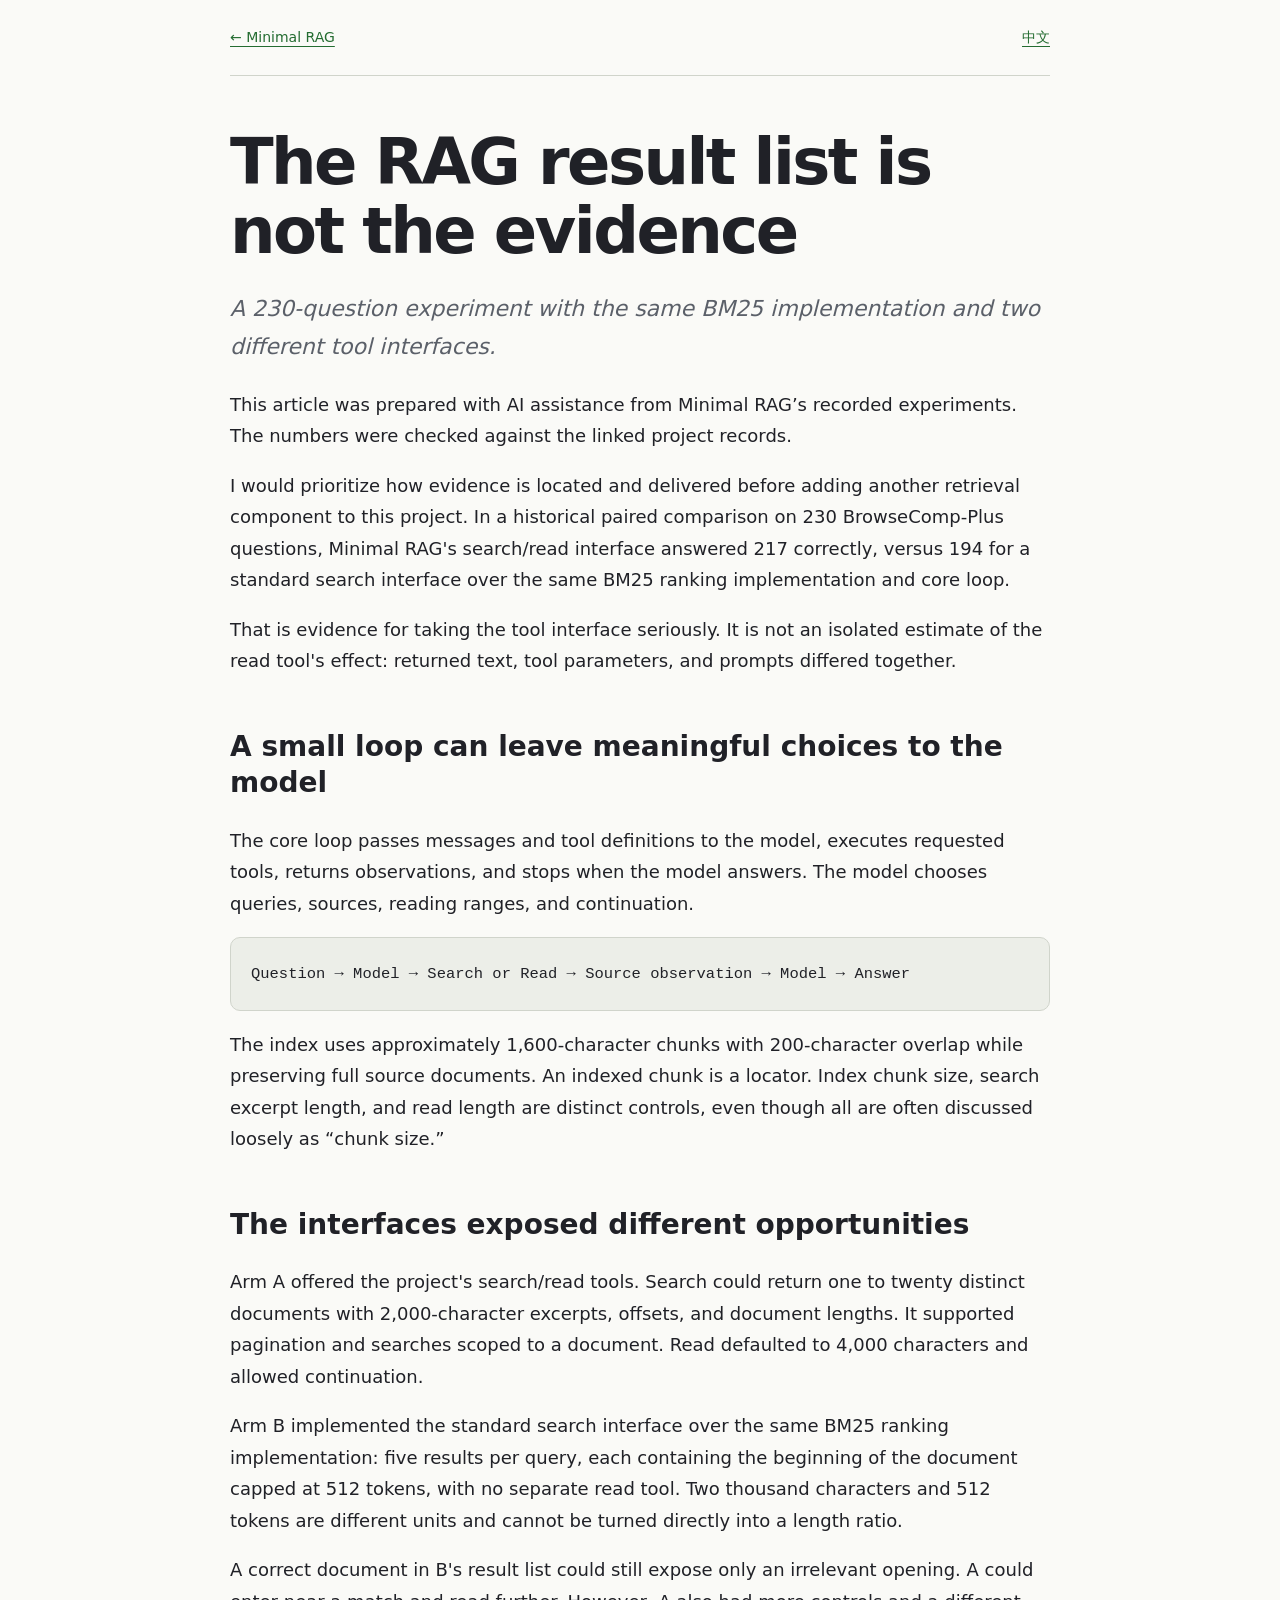
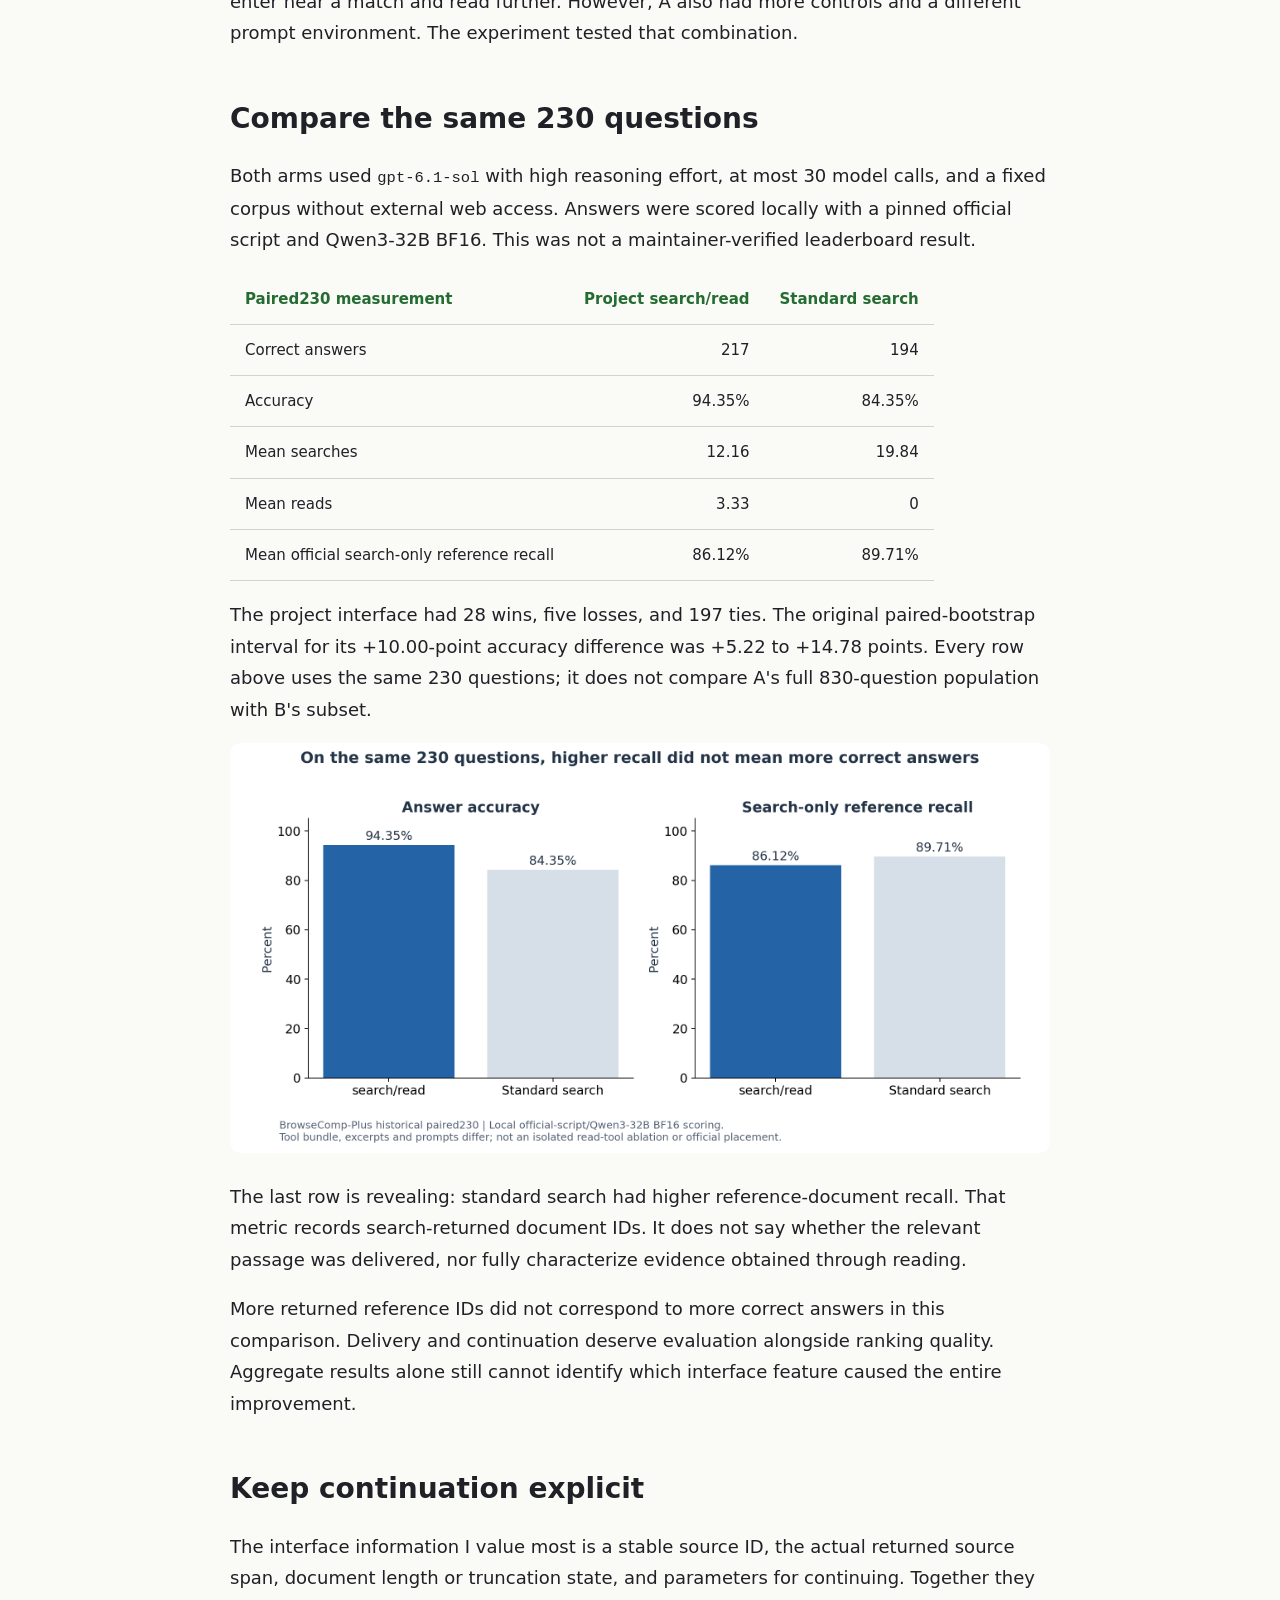
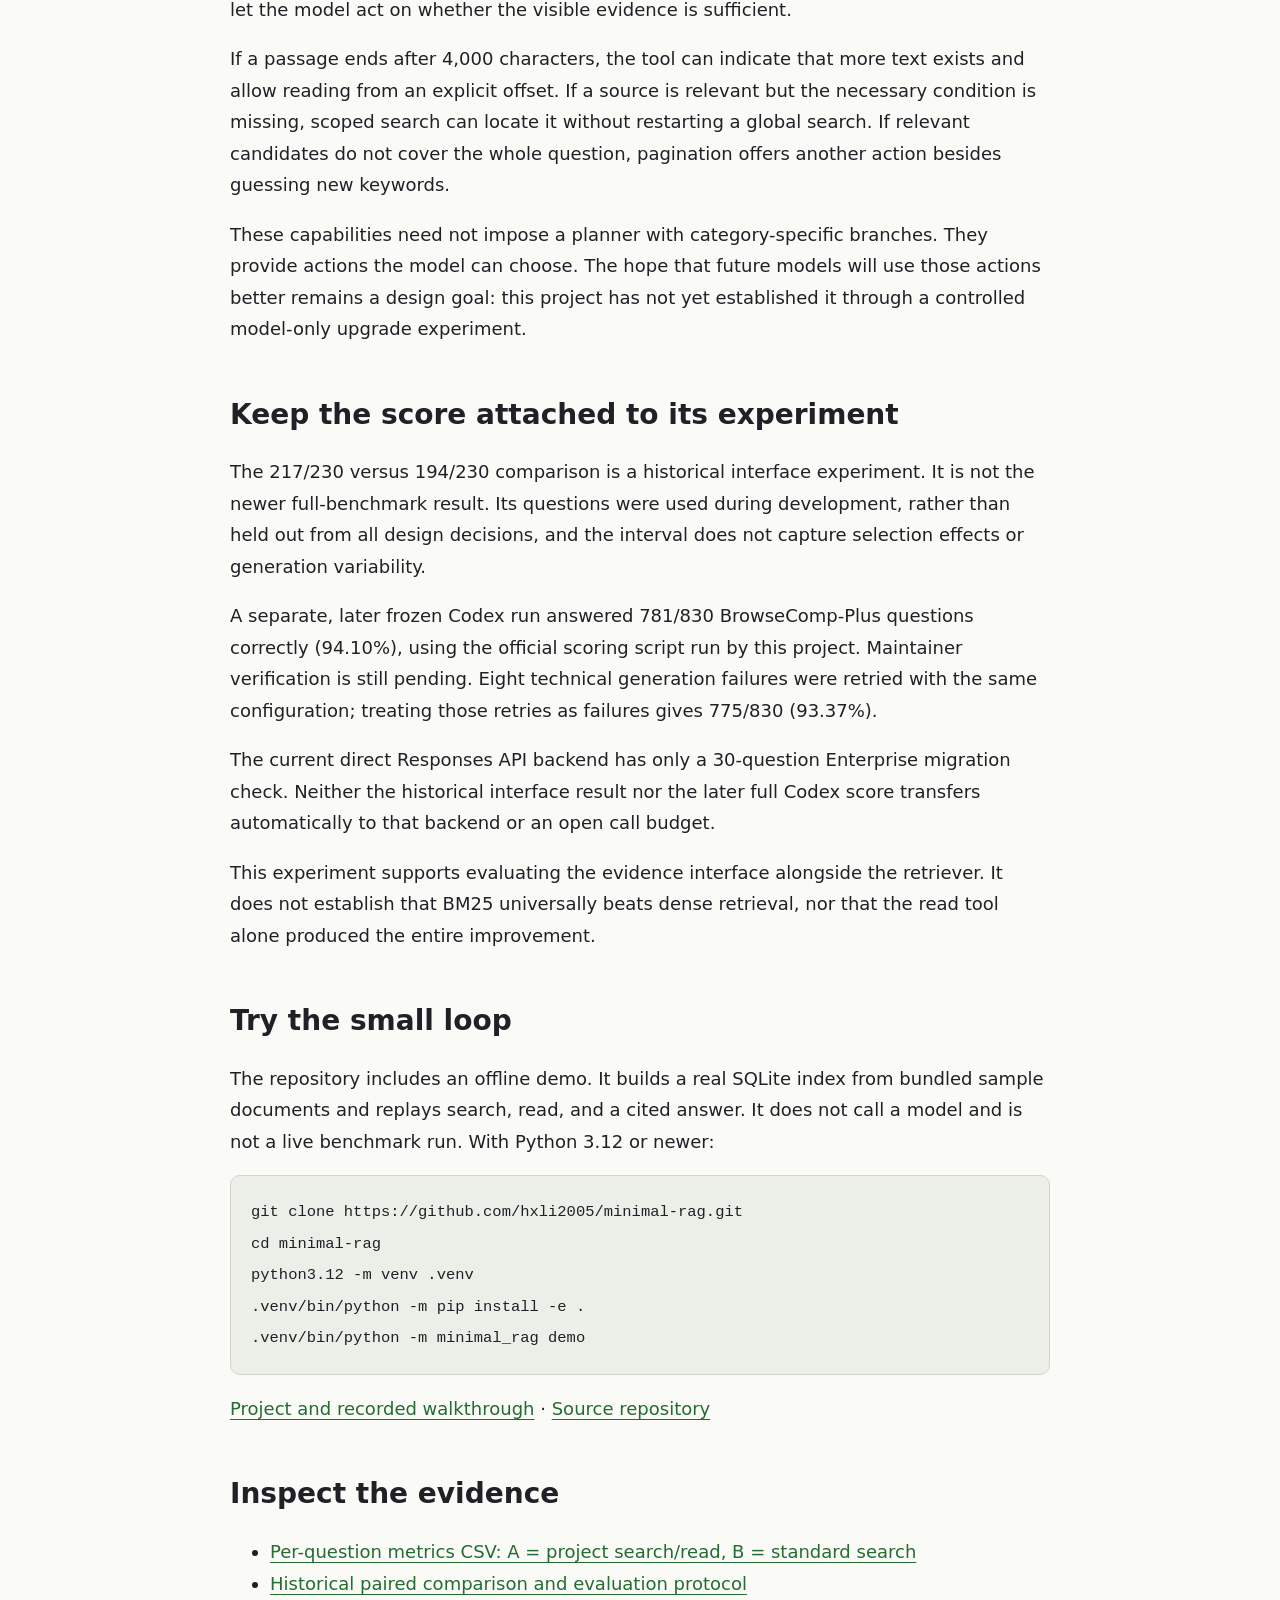
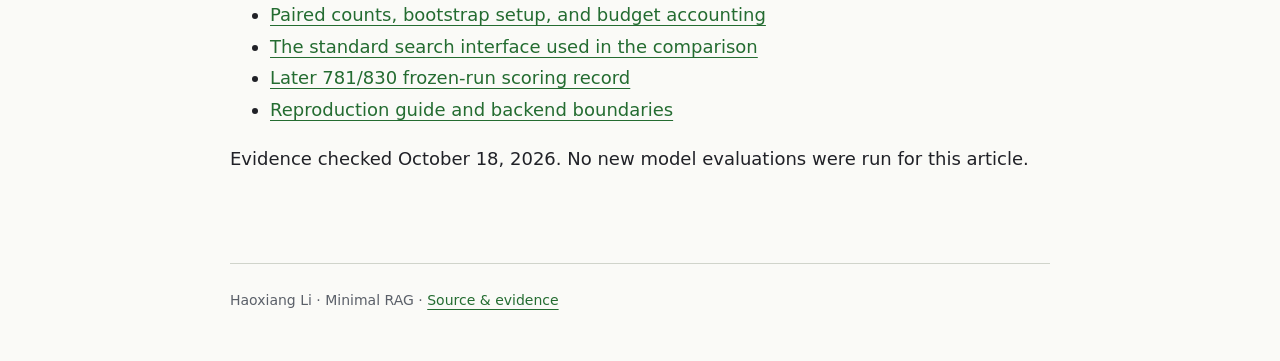
<file: docs/notes/search-read/index.html>
<!doctype html><html lang="en"><head><meta charset="utf-8"><meta name="viewport" content="width=device-width,initial-scale=1"><title>The RAG result list is not the evidence — Minimal RAG</title><meta name="description" content="A historical 230-question paired experiment: 217 correct with search/read versus 194 with standard search over the same BM25 implementation."><link rel="canonical" href="https://hxli2005.github.io/minimal-rag/notes/search-read/"><link rel="alternate" hreflang="en" href="https://hxli2005.github.io/minimal-rag/notes/search-read/"><link rel="alternate" hreflang="zh-CN" href="https://hxli2005.github.io/minimal-rag/notes/search-read/zh/"><meta property="og:type" content="article"><meta property="og:title" content="The RAG result list is not the evidence"><meta property="og:description" content="A historical 230-question paired experiment: 217 correct with search/read versus 194 with standard search over the same BM25 implementation."><meta property="og:url" content="https://hxli2005.github.io/minimal-rag/notes/search-read/"><meta property="og:image" content="https://hxli2005.github.io/minimal-rag/assets/browsecomp-paired230.png"><meta name="twitter:card" content="summary_large_image"><link rel="stylesheet" href="../notes.css"><script type="application/ld+json">{"@context": "https://schema.org", "@type": "Article", "headline": "The RAG result list is not the evidence", "datePublished": "2026-10-18", "dateModified": "2026-10-18", "author": {"@type": "Person", "name": "Haoxiang Li"}, "inLanguage": "en", "mainEntityOfPage": "https://hxli2005.github.io/minimal-rag/notes/search-read/", "image": "https://hxli2005.github.io/minimal-rag/assets/browsecomp-paired230.png"}</script></head><body><nav><a href="https://hxli2005.github.io/minimal-rag/">← Minimal RAG</a><a lang="zh-CN" href="https://hxli2005.github.io/minimal-rag/notes/search-read/zh/">中文</a></nav><main><h1>The RAG result list is not the evidence</h1>
<p><em>A 230-question experiment with the same BM25 implementation and two different tool interfaces.</em></p>
<p>This article was prepared with AI assistance from Minimal RAG’s recorded experiments. The numbers were checked against the linked project records.</p>
<p>I would prioritize how evidence is located and delivered before adding another retrieval component to this project. In a historical paired comparison on 230 BrowseComp-Plus questions, Minimal RAG's search/read interface answered 217 correctly, versus 194 for a standard search interface over the same BM25 ranking implementation and core loop.</p>
<p>That is evidence for taking the tool interface seriously. It is not an isolated estimate of the read tool's effect: returned text, tool parameters, and prompts differed together.</p>
<h2>A small loop can leave meaningful choices to the model</h2>
<p>The core loop passes messages and tool definitions to the model, executes requested tools, returns observations, and stops when the model answers. The model chooses queries, sources, reading ranges, and continuation.</p>
<pre><code class="language-text">Question → Model → Search or Read → Source observation → Model → Answer
</code></pre>
<p>The index uses approximately 1,600-character chunks with 200-character overlap while preserving full source documents. An indexed chunk is a locator. Index chunk size, search excerpt length, and read length are distinct controls, even though all are often discussed loosely as “chunk size.”</p>
<h2>The interfaces exposed different opportunities</h2>
<p>Arm A offered the project's search/read tools. Search could return one to twenty distinct documents with 2,000-character excerpts, offsets, and document lengths. It supported pagination and searches scoped to a document. Read defaulted to 4,000 characters and allowed continuation.</p>
<p>Arm B implemented the standard search interface over the same BM25 ranking implementation: five results per query, each containing the beginning of the document capped at 512 tokens, with no separate read tool. Two thousand characters and 512 tokens are different units and cannot be turned directly into a length ratio.</p>
<p>A correct document in B's result list could still expose only an irrelevant opening. A could enter near a match and read further. However, A also had more controls and a different prompt environment. The experiment tested that combination.</p>
<h2>Compare the same 230 questions</h2>
<p>Both arms used <code>gpt-6.1-sol</code> with high reasoning effort, at most 30 model calls, and a fixed corpus without external web access. Answers were scored locally with a pinned official script and Qwen3-32B BF16. This was not a maintainer-verified leaderboard result.</p>
<table>
<thead>
<tr>
<th>Paired230 measurement</th>
<th style="text-align: right;">Project search/read</th>
<th style="text-align: right;">Standard search</th>
</tr>
</thead>
<tbody>
<tr>
<td>Correct answers</td>
<td style="text-align: right;">217</td>
<td style="text-align: right;">194</td>
</tr>
<tr>
<td>Accuracy</td>
<td style="text-align: right;">94.35%</td>
<td style="text-align: right;">84.35%</td>
</tr>
<tr>
<td>Mean searches</td>
<td style="text-align: right;">12.16</td>
<td style="text-align: right;">19.84</td>
</tr>
<tr>
<td>Mean reads</td>
<td style="text-align: right;">3.33</td>
<td style="text-align: right;">0</td>
</tr>
<tr>
<td>Mean official search-only reference recall</td>
<td style="text-align: right;">86.12%</td>
<td style="text-align: right;">89.71%</td>
</tr>
</tbody>
</table>
<p>The project interface had 28 wins, five losses, and 197 ties. The original paired-bootstrap interval for its +10.00-point accuracy difference was +5.22 to +14.78 points. Every row above uses the same 230 questions; it does not compare A's full 830-question population with B's subset.</p>
<p><img alt="Accuracy and search-only recall on paired questions" src="../../assets/browsecomp-paired230.png" /></p>
<p>The last row is revealing: standard search had higher reference-document recall. That metric records search-returned document IDs. It does not say whether the relevant passage was delivered, nor fully characterize evidence obtained through reading.</p>
<p>More returned reference IDs did not correspond to more correct answers in this comparison. Delivery and continuation deserve evaluation alongside ranking quality. Aggregate results alone still cannot identify which interface feature caused the entire improvement.</p>
<h2>Keep continuation explicit</h2>
<p>The interface information I value most is a stable source ID, the actual returned source span, document length or truncation state, and parameters for continuing. Together they let the model act on whether the visible evidence is sufficient.</p>
<p>If a passage ends after 4,000 characters, the tool can indicate that more text exists and allow reading from an explicit offset. If a source is relevant but the necessary condition is missing, scoped search can locate it without restarting a global search. If relevant candidates do not cover the whole question, pagination offers another action besides guessing new keywords.</p>
<p>These capabilities need not impose a planner with category-specific branches. They provide actions the model can choose. The hope that future models will use those actions better remains a design goal: this project has not yet established it through a controlled model-only upgrade experiment.</p>
<h2>Keep the score attached to its experiment</h2>
<p>The 217/230 versus 194/230 comparison is a historical interface experiment. It is not the newer full-benchmark result. Its questions were used during development, rather than held out from all design decisions, and the interval does not capture selection effects or generation variability.</p>
<p>A separate, later frozen Codex run answered 781/830 BrowseComp-Plus questions correctly (94.10%), using the official scoring script run by this project. Maintainer verification is still pending. Eight technical generation failures were retried with the same configuration; treating those retries as failures gives 775/830 (93.37%).</p>
<p>The current direct Responses API backend has only a 30-question Enterprise migration check. Neither the historical interface result nor the later full Codex score transfers automatically to that backend or an open call budget.</p>
<p>This experiment supports evaluating the evidence interface alongside the retriever. It does not establish that BM25 universally beats dense retrieval, nor that the read tool alone produced the entire improvement.</p>
<h2>Try the small loop</h2>
<p>The repository includes an offline demo. It builds a real SQLite index from bundled sample documents and replays search, read, and a cited answer. It does not call a model and is not a live benchmark run. With Python 3.12 or newer:</p>
<pre><code class="language-bash">git clone https://github.com/hxli2005/minimal-rag.git
cd minimal-rag
python3.12 -m venv .venv
.venv/bin/python -m pip install -e .
.venv/bin/python -m minimal_rag demo
</code></pre>
<p><a href="https://hxli2005.github.io/minimal-rag/">Project and recorded walkthrough</a> · <a href="https://github.com/hxli2005/minimal-rag">Source repository</a></p>
<h2>Inspect the evidence</h2>
<ul>
<li><a href="https://hxli2005.github.io/minimal-rag/assets/browsecomp-paired230.csv">Per-question metrics CSV: A = project search/read, B = standard search</a></li>
<li><a href="https://github.com/hxli2005/minimal-rag/blob/a615b3313dce7bf1cc98801c4ba1993f25f2803a/experiments/reports/browsecomp-final-20261015.md">Historical paired comparison and evaluation protocol</a></li>
<li><a href="https://github.com/hxli2005/minimal-rag/blob/a615b3313dce7bf1cc98801c4ba1993f25f2803a/experiments/browsecomp-final-20261015/summary.json">Paired counts, bootstrap setup, and budget accounting</a></li>
<li><a href="https://github.com/hxli2005/minimal-rag/blob/a615b3313dce7bf1cc98801c4ba1993f25f2803a/experiments/browsecomp-full-20261015/standard_tools.py">The standard search interface used in the comparison</a></li>
<li><a href="https://github.com/hxli2005/minimal-rag/blob/a615b3313dce7bf1cc98801c4ba1993f25f2803a/experiments/browsecomp-frozen-judge-20261017/result.json">Later 781/830 frozen-run scoring record</a></li>
<li><a href="https://github.com/hxli2005/minimal-rag/blob/a615b3313dce7bf1cc98801c4ba1993f25f2803a/REPRODUCE.md">Reproduction guide and backend boundaries</a></li>
</ul>
<p>Evidence checked October 18, 2026. No new model evaluations were run for this article.</p></main><footer>Haoxiang Li · Minimal RAG · <a href="https://github.com/hxli2005/minimal-rag">Source & evidence</a></footer></body></html>
</file>
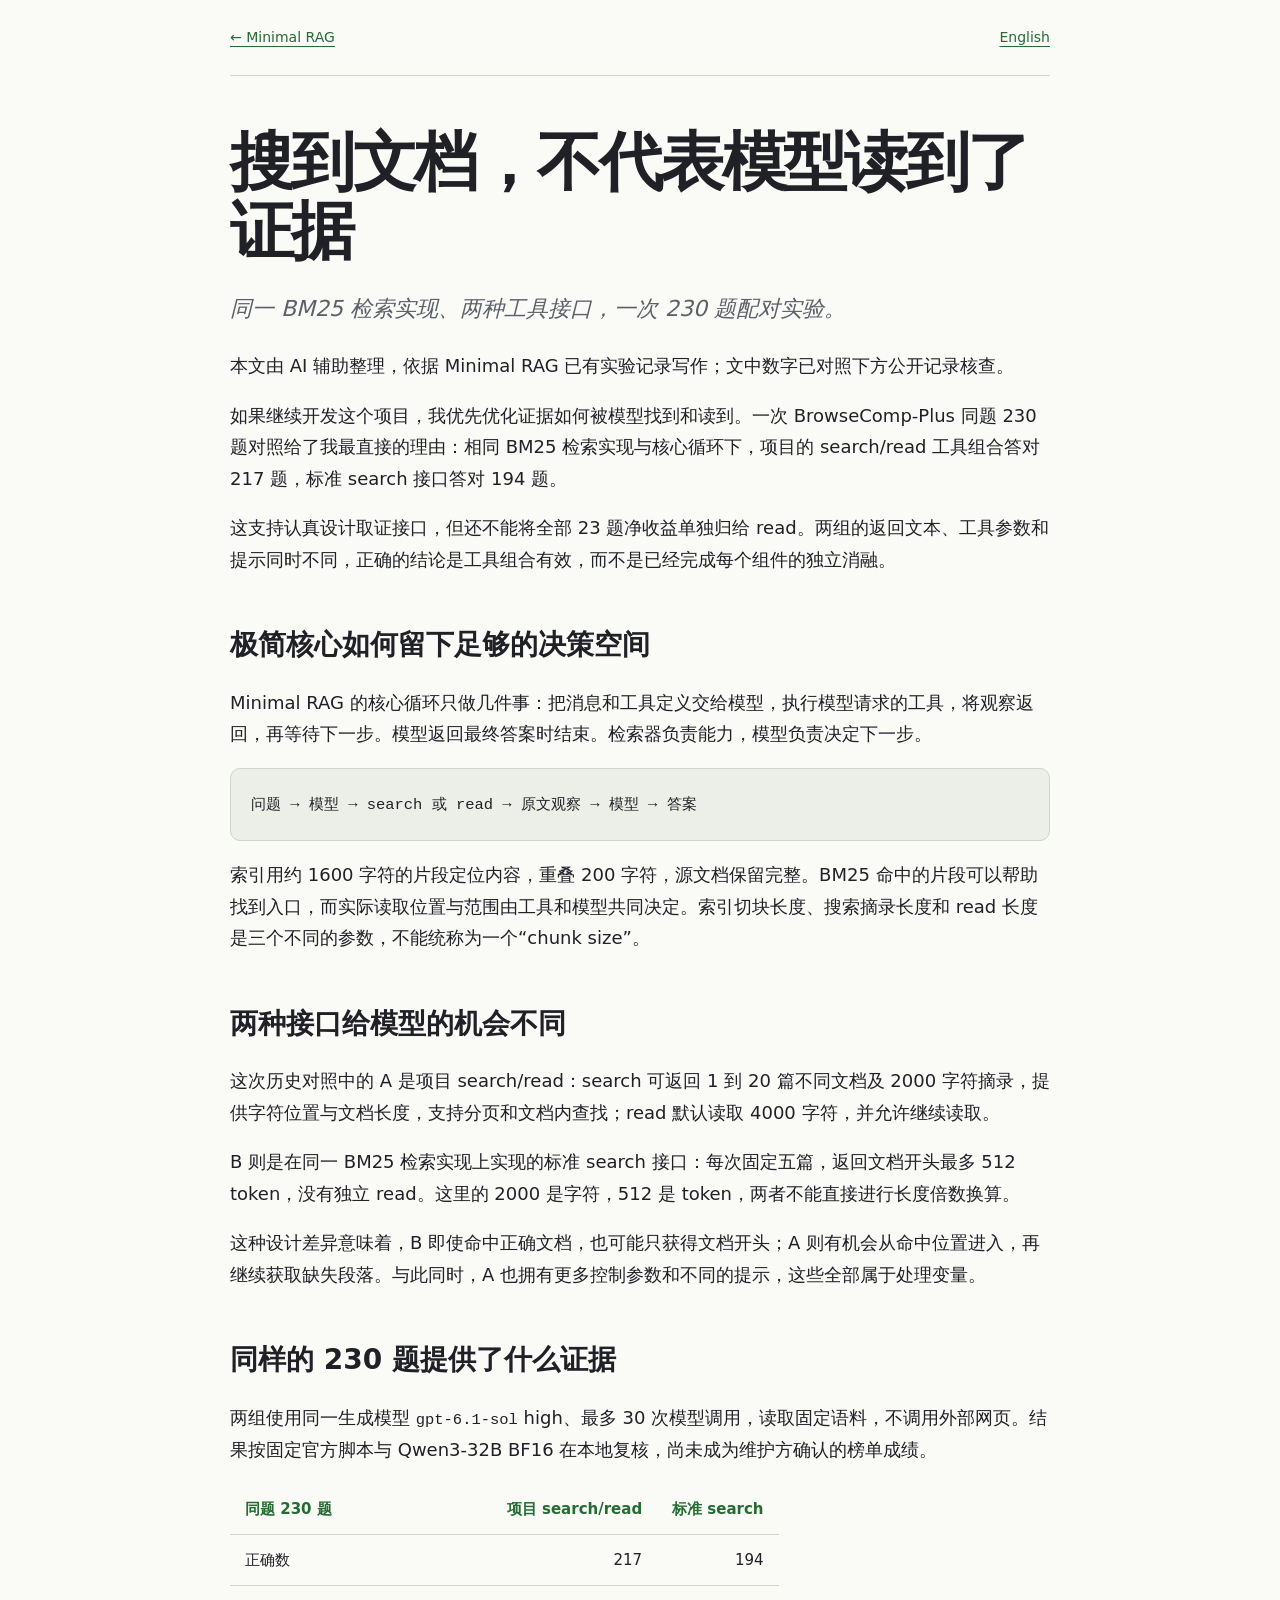
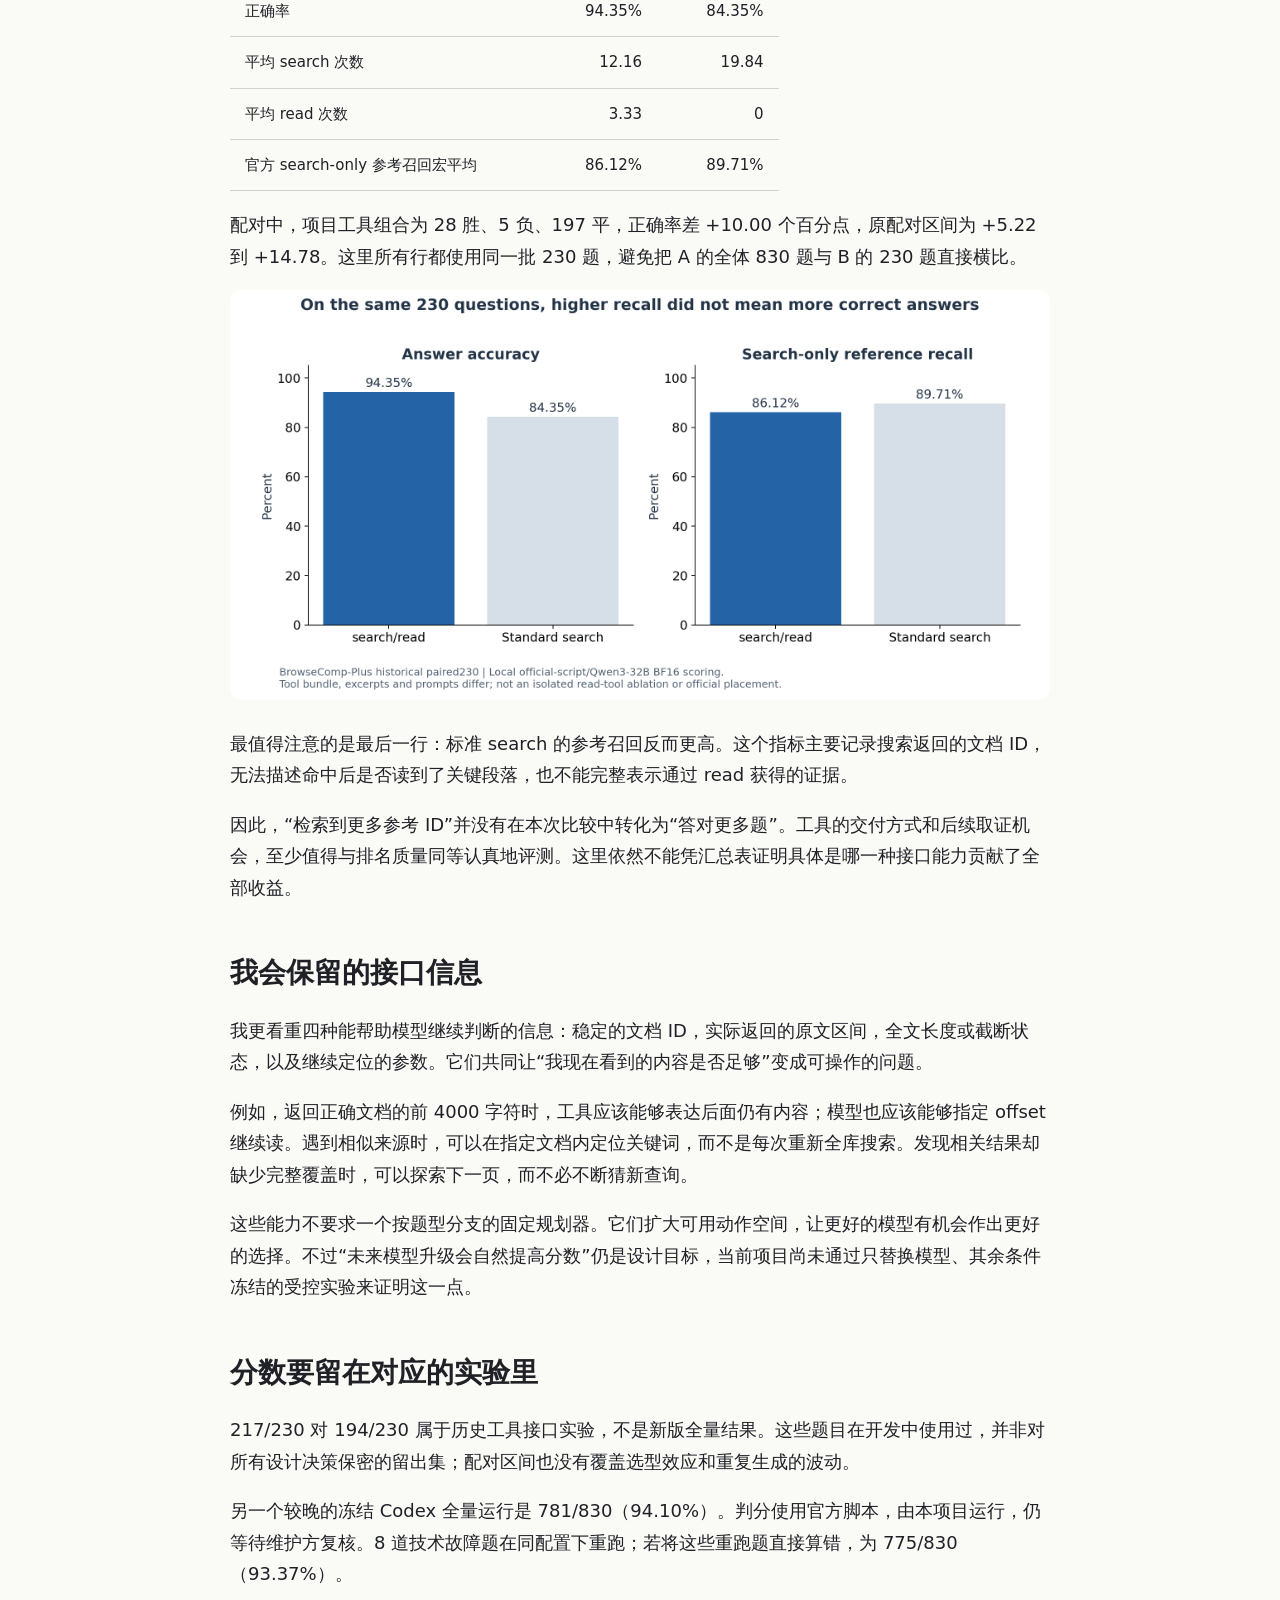
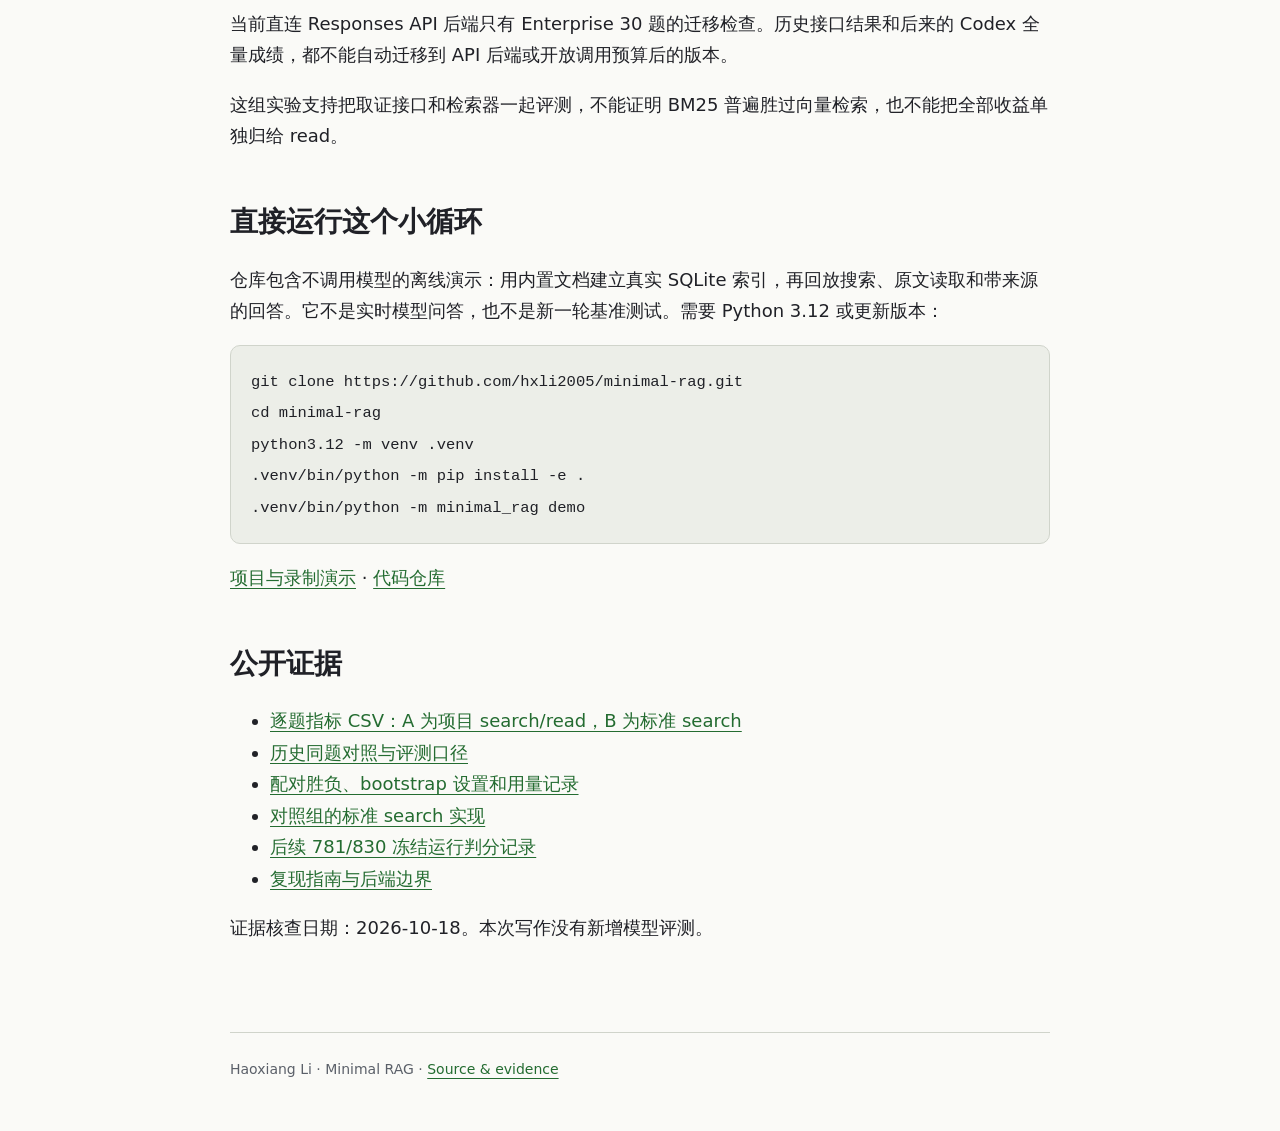
<file: docs/notes/search-read/zh/index.html>
<!doctype html><html lang="zh-CN"><head><meta charset="utf-8"><meta name="viewport" content="width=device-width,initial-scale=1"><title>搜到文档，不代表模型读到了证据 — Minimal RAG</title><meta name="description" content="同一 BM25 检索实现与核心循环，历史同题 230 题对照：search/read 答对 217 题，标准 search 答对 194 题。"><link rel="canonical" href="https://hxli2005.github.io/minimal-rag/notes/search-read/zh/"><link rel="alternate" hreflang="en" href="https://hxli2005.github.io/minimal-rag/notes/search-read/"><link rel="alternate" hreflang="zh-CN" href="https://hxli2005.github.io/minimal-rag/notes/search-read/zh/"><meta property="og:type" content="article"><meta property="og:title" content="搜到文档，不代表模型读到了证据"><meta property="og:description" content="同一 BM25 检索实现与核心循环，历史同题 230 题对照：search/read 答对 217 题，标准 search 答对 194 题。"><meta property="og:url" content="https://hxli2005.github.io/minimal-rag/notes/search-read/zh/"><meta property="og:image" content="https://hxli2005.github.io/minimal-rag/assets/browsecomp-paired230.png"><meta name="twitter:card" content="summary_large_image"><link rel="stylesheet" href="../../notes.css"><script type="application/ld+json">{"@context": "https://schema.org", "@type": "Article", "headline": "搜到文档，不代表模型读到了证据", "datePublished": "2026-10-18", "dateModified": "2026-10-18", "author": {"@type": "Person", "name": "Haoxiang Li"}, "inLanguage": "zh-CN", "mainEntityOfPage": "https://hxli2005.github.io/minimal-rag/notes/search-read/zh/", "image": "https://hxli2005.github.io/minimal-rag/assets/browsecomp-paired230.png"}</script></head><body><nav><a href="https://hxli2005.github.io/minimal-rag/">← Minimal RAG</a><a lang="en" href="https://hxli2005.github.io/minimal-rag/notes/search-read/">English</a></nav><main><h1>搜到文档，不代表模型读到了证据</h1>
<p><em>同一 BM25 检索实现、两种工具接口，一次 230 题配对实验。</em></p>
<p>本文由 AI 辅助整理，依据 Minimal RAG 已有实验记录写作；文中数字已对照下方公开记录核查。</p>
<p>如果继续开发这个项目，我优先优化证据如何被模型找到和读到。一次 BrowseComp-Plus 同题 230 题对照给了我最直接的理由：相同 BM25 检索实现与核心循环下，项目的 search/read 工具组合答对 217 题，标准 search 接口答对 194 题。</p>
<p>这支持认真设计取证接口，但还不能将全部 23 题净收益单独归给 read。两组的返回文本、工具参数和提示同时不同，正确的结论是工具组合有效，而不是已经完成每个组件的独立消融。</p>
<h2>极简核心如何留下足够的决策空间</h2>
<p>Minimal RAG 的核心循环只做几件事：把消息和工具定义交给模型，执行模型请求的工具，将观察返回，再等待下一步。模型返回最终答案时结束。检索器负责能力，模型负责决定下一步。</p>
<pre><code class="language-text">问题 → 模型 → search 或 read → 原文观察 → 模型 → 答案
</code></pre>
<p>索引用约 1600 字符的片段定位内容，重叠 200 字符，源文档保留完整。BM25 命中的片段可以帮助找到入口，而实际读取位置与范围由工具和模型共同决定。索引切块长度、搜索摘录长度和 read 长度是三个不同的参数，不能统称为一个“chunk size”。</p>
<h2>两种接口给模型的机会不同</h2>
<p>这次历史对照中的 A 是项目 search/read：search 可返回 1 到 20 篇不同文档及 2000 字符摘录，提供字符位置与文档长度，支持分页和文档内查找；read 默认读取 4000 字符，并允许继续读取。</p>
<p>B 则是在同一 BM25 检索实现上实现的标准 search 接口：每次固定五篇，返回文档开头最多 512 token，没有独立 read。这里的 2000 是字符，512 是 token，两者不能直接进行长度倍数换算。</p>
<p>这种设计差异意味着，B 即使命中正确文档，也可能只获得文档开头；A 则有机会从命中位置进入，再继续获取缺失段落。与此同时，A 也拥有更多控制参数和不同的提示，这些全部属于处理变量。</p>
<h2>同样的 230 题提供了什么证据</h2>
<p>两组使用同一生成模型 <code>gpt-6.1-sol</code> high、最多 30 次模型调用，读取固定语料，不调用外部网页。结果按固定官方脚本与 Qwen3-32B BF16 在本地复核，尚未成为维护方确认的榜单成绩。</p>
<table>
<thead>
<tr>
<th>同题 230 题</th>
<th style="text-align: right;">项目 search/read</th>
<th style="text-align: right;">标准 search</th>
</tr>
</thead>
<tbody>
<tr>
<td>正确数</td>
<td style="text-align: right;">217</td>
<td style="text-align: right;">194</td>
</tr>
<tr>
<td>正确率</td>
<td style="text-align: right;">94.35%</td>
<td style="text-align: right;">84.35%</td>
</tr>
<tr>
<td>平均 search 次数</td>
<td style="text-align: right;">12.16</td>
<td style="text-align: right;">19.84</td>
</tr>
<tr>
<td>平均 read 次数</td>
<td style="text-align: right;">3.33</td>
<td style="text-align: right;">0</td>
</tr>
<tr>
<td>官方 search-only 参考召回宏平均</td>
<td style="text-align: right;">86.12%</td>
<td style="text-align: right;">89.71%</td>
</tr>
</tbody>
</table>
<p>配对中，项目工具组合为 28 胜、5 负、197 平，正确率差 +10.00 个百分点，原配对区间为 +5.22 到 +14.78。这里所有行都使用同一批 230 题，避免把 A 的全体 830 题与 B 的 230 题直接横比。</p>
<p><img alt="同题 230 题的正确率和参考召回" src="../../../assets/browsecomp-paired230.png" /></p>
<p>最值得注意的是最后一行：标准 search 的参考召回反而更高。这个指标主要记录搜索返回的文档 ID，无法描述命中后是否读到了关键段落，也不能完整表示通过 read 获得的证据。</p>
<p>因此，“检索到更多参考 ID”并没有在本次比较中转化为“答对更多题”。工具的交付方式和后续取证机会，至少值得与排名质量同等认真地评测。这里依然不能凭汇总表证明具体是哪一种接口能力贡献了全部收益。</p>
<h2>我会保留的接口信息</h2>
<p>我更看重四种能帮助模型继续判断的信息：稳定的文档 ID，实际返回的原文区间，全文长度或截断状态，以及继续定位的参数。它们共同让“我现在看到的内容是否足够”变成可操作的问题。</p>
<p>例如，返回正确文档的前 4000 字符时，工具应该能够表达后面仍有内容；模型也应该能够指定 offset 继续读。遇到相似来源时，可以在指定文档内定位关键词，而不是每次重新全库搜索。发现相关结果却缺少完整覆盖时，可以探索下一页，而不必不断猜新查询。</p>
<p>这些能力不要求一个按题型分支的固定规划器。它们扩大可用动作空间，让更好的模型有机会作出更好的选择。不过“未来模型升级会自然提高分数”仍是设计目标，当前项目尚未通过只替换模型、其余条件冻结的受控实验来证明这一点。</p>
<h2>分数要留在对应的实验里</h2>
<p>217/230 对 194/230 属于历史工具接口实验，不是新版全量结果。这些题目在开发中使用过，并非对所有设计决策保密的留出集；配对区间也没有覆盖选型效应和重复生成的波动。</p>
<p>另一个较晚的冻结 Codex 全量运行是 781/830（94.10%）。判分使用官方脚本，由本项目运行，仍等待维护方复核。8 道技术故障题在同配置下重跑；若将这些重跑题直接算错，为 775/830（93.37%）。</p>
<p>当前直连 Responses API 后端只有 Enterprise 30 题的迁移检查。历史接口结果和后来的 Codex 全量成绩，都不能自动迁移到 API 后端或开放调用预算后的版本。</p>
<p>这组实验支持把取证接口和检索器一起评测，不能证明 BM25 普遍胜过向量检索，也不能把全部收益单独归给 read。</p>
<h2>直接运行这个小循环</h2>
<p>仓库包含不调用模型的离线演示：用内置文档建立真实 SQLite 索引，再回放搜索、原文读取和带来源的回答。它不是实时模型问答，也不是新一轮基准测试。需要 Python 3.12 或更新版本：</p>
<pre><code class="language-bash">git clone https://github.com/hxli2005/minimal-rag.git
cd minimal-rag
python3.12 -m venv .venv
.venv/bin/python -m pip install -e .
.venv/bin/python -m minimal_rag demo
</code></pre>
<p><a href="https://hxli2005.github.io/minimal-rag/">项目与录制演示</a> · <a href="https://github.com/hxli2005/minimal-rag">代码仓库</a></p>
<h2>公开证据</h2>
<ul>
<li><a href="https://hxli2005.github.io/minimal-rag/assets/browsecomp-paired230.csv">逐题指标 CSV：A 为项目 search/read，B 为标准 search</a></li>
<li><a href="https://github.com/hxli2005/minimal-rag/blob/a615b3313dce7bf1cc98801c4ba1993f25f2803a/experiments/reports/browsecomp-final-20261015.md">历史同题对照与评测口径</a></li>
<li><a href="https://github.com/hxli2005/minimal-rag/blob/a615b3313dce7bf1cc98801c4ba1993f25f2803a/experiments/browsecomp-final-20261015/summary.json">配对胜负、bootstrap 设置和用量记录</a></li>
<li><a href="https://github.com/hxli2005/minimal-rag/blob/a615b3313dce7bf1cc98801c4ba1993f25f2803a/experiments/browsecomp-full-20261015/standard_tools.py">对照组的标准 search 实现</a></li>
<li><a href="https://github.com/hxli2005/minimal-rag/blob/a615b3313dce7bf1cc98801c4ba1993f25f2803a/experiments/browsecomp-frozen-judge-20261017/result.json">后续 781/830 冻结运行判分记录</a></li>
<li><a href="https://github.com/hxli2005/minimal-rag/blob/a615b3313dce7bf1cc98801c4ba1993f25f2803a/REPRODUCE.md">复现指南与后端边界</a></li>
</ul>
<p>证据核查日期：2026-10-18。本次写作没有新增模型评测。</p></main><footer>Haoxiang Li · Minimal RAG · <a href="https://github.com/hxli2005/minimal-rag">Source & evidence</a></footer></body></html>
</file>
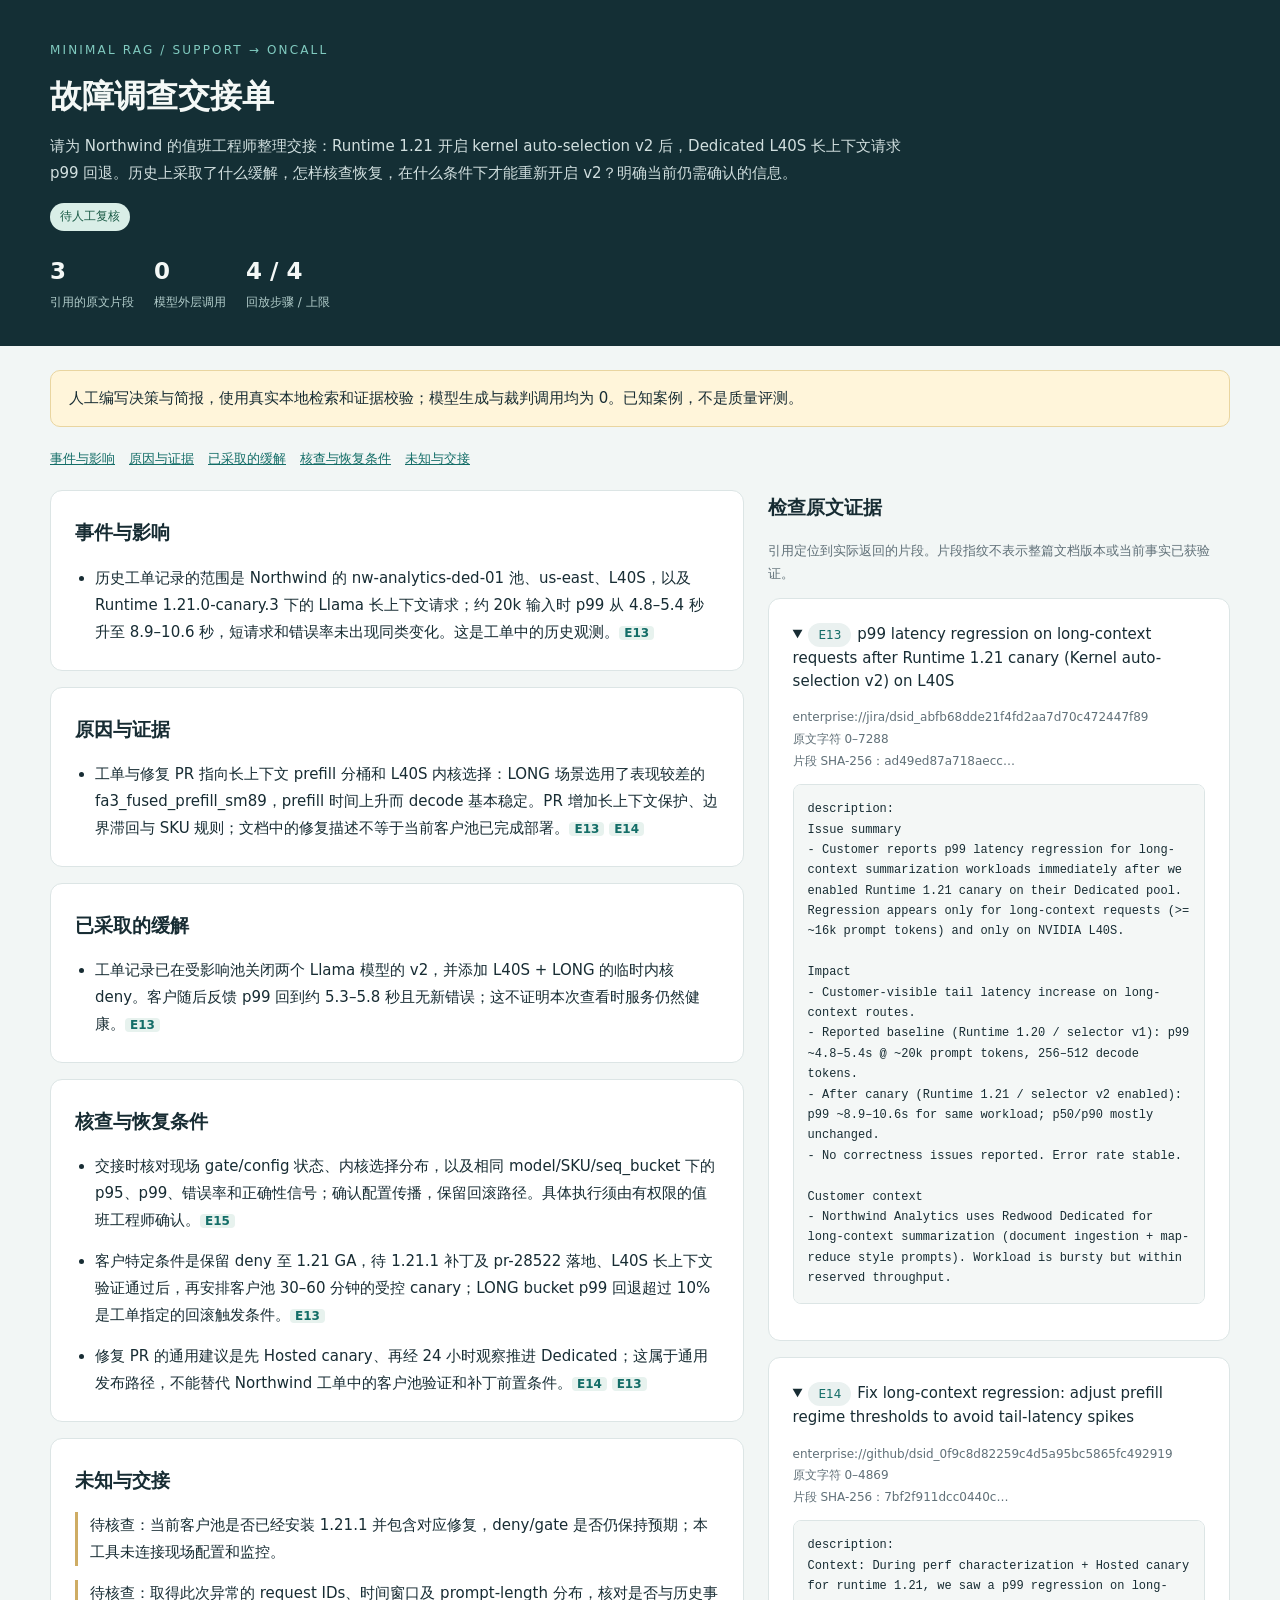
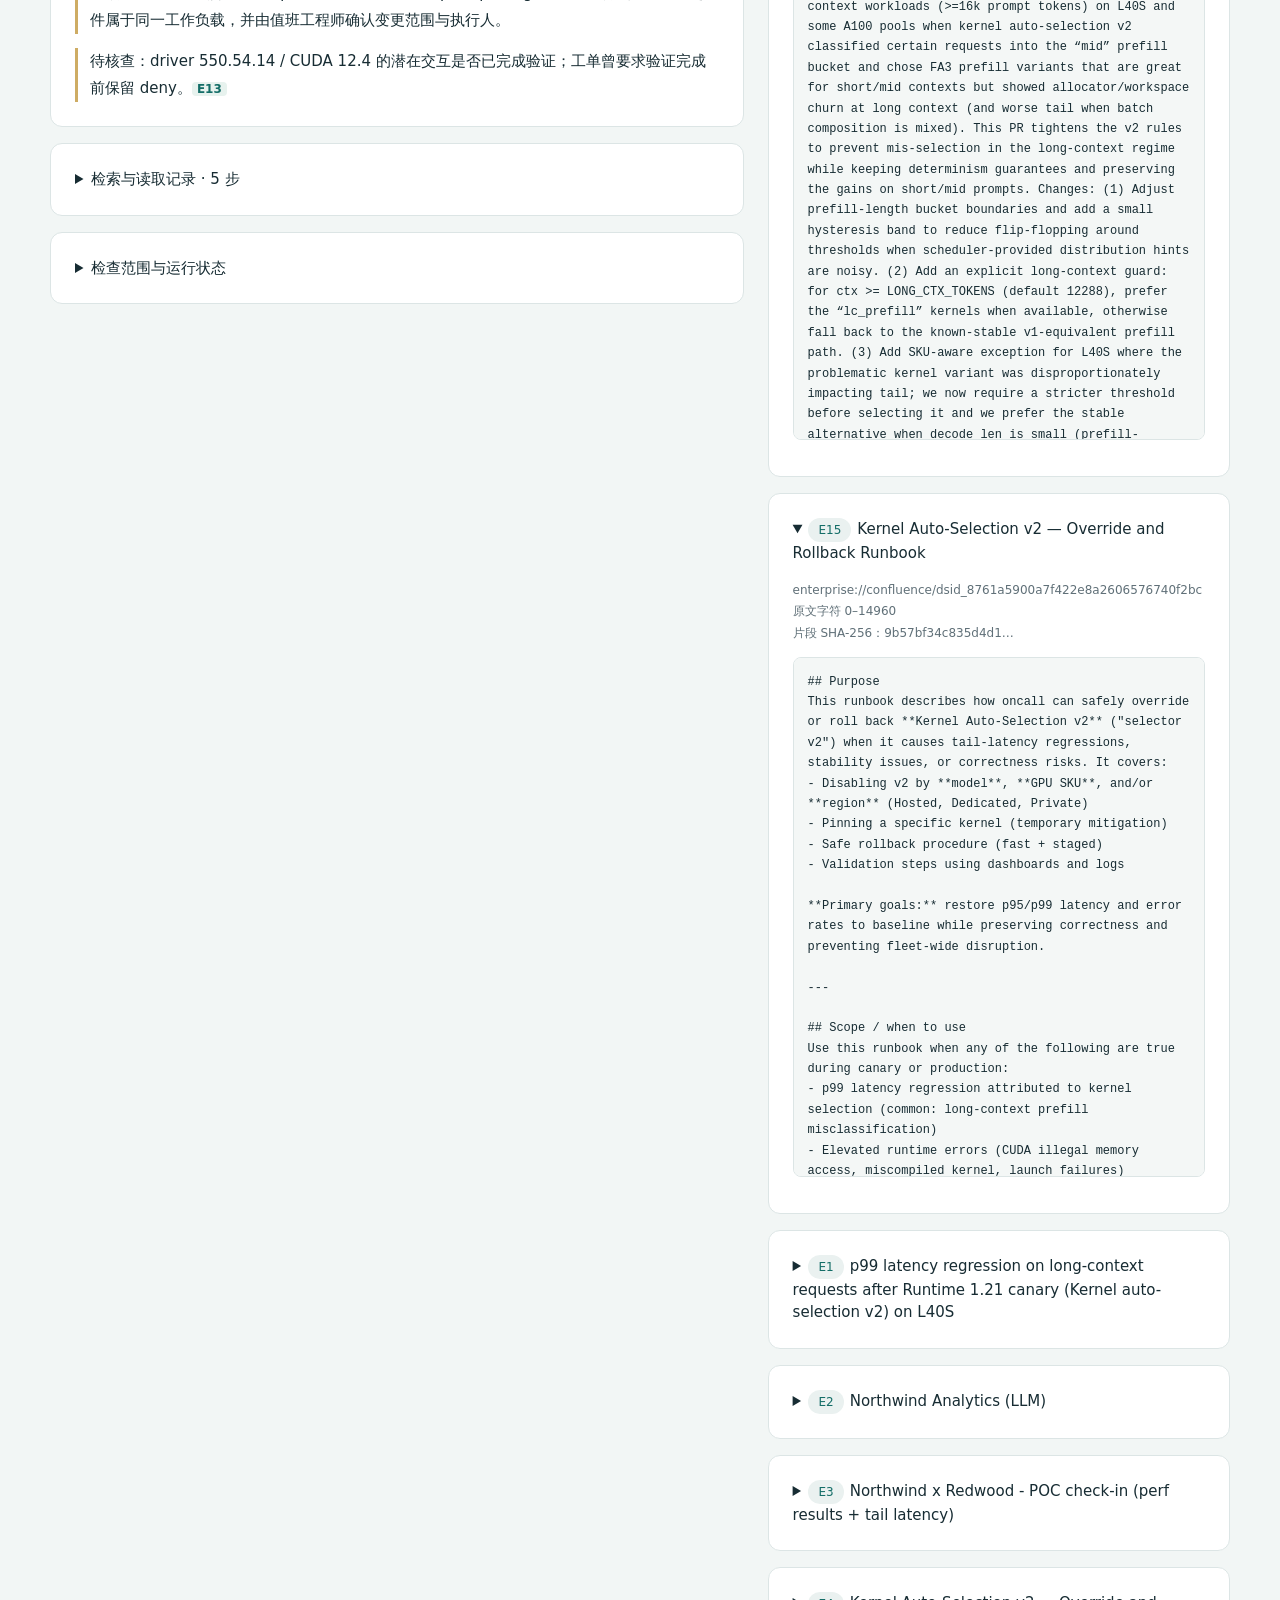
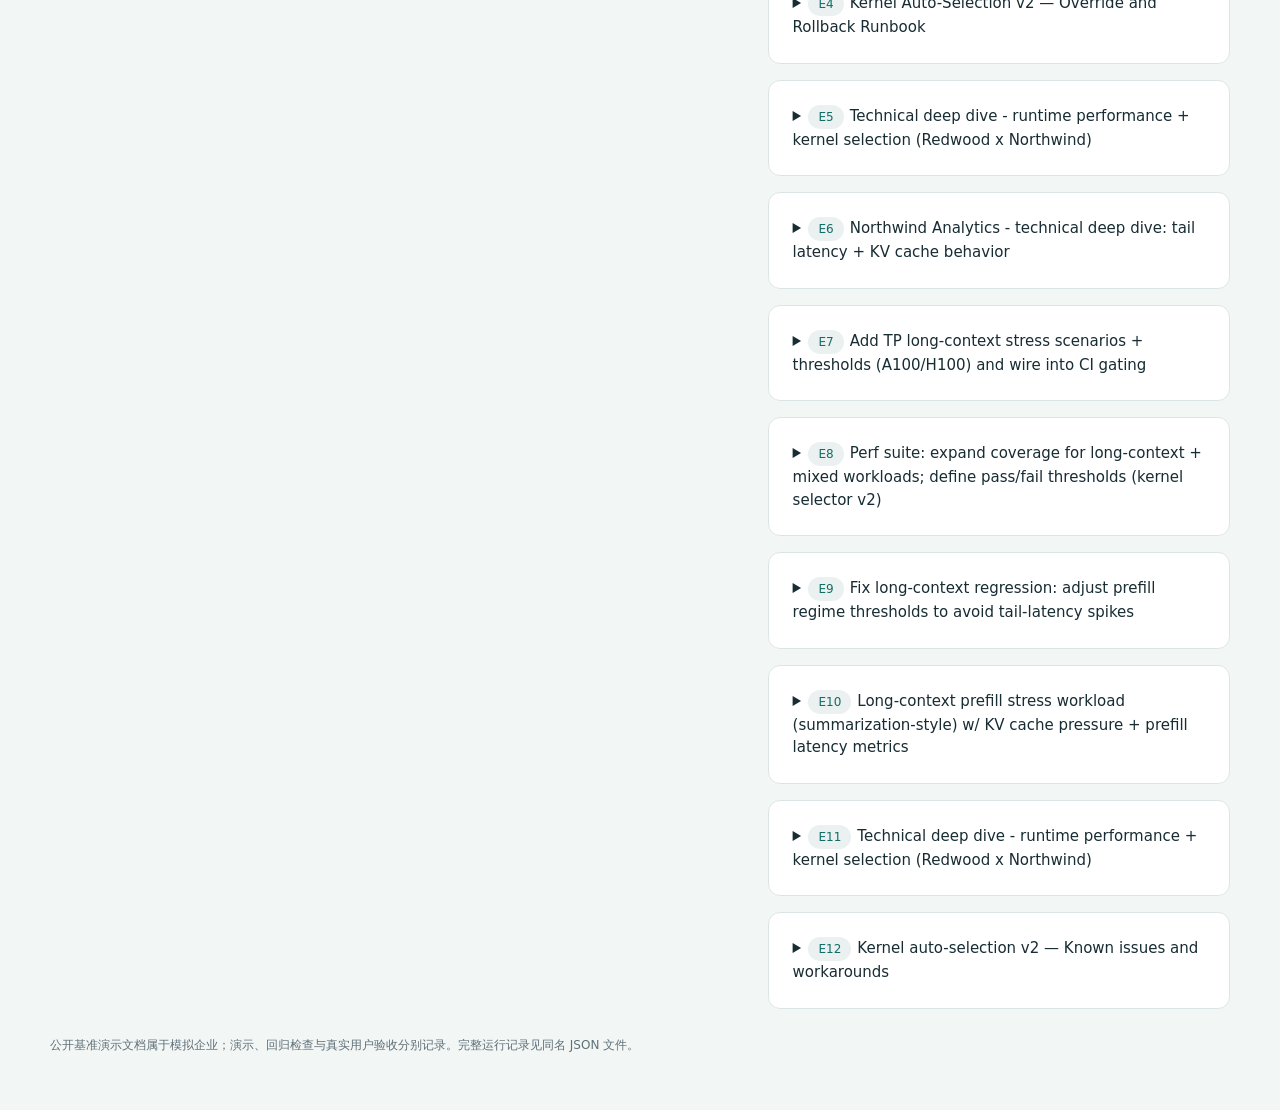
<file: examples/incident-handoff/report.html>
<!doctype html>
<html lang="zh-CN"><head><meta charset="utf-8"><meta name="viewport" content="width=device-width,initial-scale=1">
<meta http-equiv="Content-Security-Policy" content="default-src 'none'; style-src 'unsafe-inline'; base-uri 'none'; form-action 'none'">
<title>故障调查交接单 · Minimal RAG</title><style>
:root{color-scheme:light;--ink:#172c33;--muted:#607078;--line:#dce5e5;--accent:#136d67;--paper:#fff;--bg:#f2f6f5}
*{box-sizing:border-box}body{margin:0;background:var(--bg);color:var(--ink);font:15px/1.8 system-ui,-apple-system,BlinkMacSystemFont,"PingFang SC",sans-serif}
header{background:#142f35;color:#f4f8f6;padding:40px max(24px,calc((100vw - 1180px)/2)) 32px}header p{max-width:880px;color:#d1dfdf}
.eyebrow{font-size:12px;letter-spacing:.18em;color:#81cbc0}h1{font-size:32px;line-height:1.4;margin:12px 0}h2{font-size:19px;margin:0 0 14px}h3{font-size:16px;margin:0}
main{max-width:1228px;margin:auto;padding:24px}.notice{padding:14px 18px;background:#fff5da;border:1px solid #e9d5a0;border-radius:10px;margin-bottom:20px}
.grid{display:grid;grid-template-columns:minmax(0,1.5fr) minmax(300px,1fr);gap:24px;align-items:start}.card{padding:24px;background:var(--paper);border:1px solid var(--line);border-radius:12px;margin-bottom:16px}
.status,.pill{display:inline-block;padding:3px 10px;border-radius:20px;font-size:12px}.status{background:#d9eee7;color:#185944}.pill{background:#eaf1f0;color:var(--accent);margin-right:6px}
.muted{color:var(--muted);font-size:13px}.stats{display:flex;gap:20px;flex-wrap:wrap;margin-top:20px}.stats strong{font-size:23px}.stats span{display:block;font-size:12px;color:#b1ccca}
ul{padding-left:20px;margin-bottom:0}li{margin-bottom:14px}li:last-child{margin-bottom:0}a{color:var(--accent)}a.cite{background:#e7f2ee;border-radius:4px;text-decoration:none;padding:0 5px;font-size:12px;font-weight:650;white-space:nowrap}
code{background:#edf3f1;border-radius:4px;padding:1px 4px;font-size:.9em;overflow-wrap:anywhere}nav{display:flex;gap:14px;flex-wrap:wrap;margin-bottom:20px;font-size:13px}section{scroll-margin-top:20px}
details{scroll-margin-top:20px}summary{cursor:pointer;line-height:1.5;overflow-wrap:anywhere}details[open] summary{margin-bottom:15px}pre{white-space:pre-wrap;overflow-wrap:anywhere;background:#f4f7f6;border:1px solid var(--line);border-radius:8px;padding:14px;font:12px/1.7 ui-monospace,monospace;max-height:520px;overflow:auto}
.source{overflow-wrap:anywhere;font-size:12px;color:var(--muted)}.pending{border-left:3px solid #ceac64;padding-left:12px;list-style:none;margin-left:-20px}.step{padding:9px 0;border-bottom:1px solid var(--line)}.step:last-child{border:0}
.warning{color:#9c442c}footer{padding:10px 0 30px;color:var(--muted);font-size:12px}@media(max-width:850px){.grid{grid-template-columns:1fr}h1{font-size:27px}main{padding:16px}.card{padding:20px}}
</style></head><body>
<header><div class="eyebrow">MINIMAL RAG / SUPPORT → ONCALL</div><h1>故障调查交接单</h1>
<p>请为 Northwind 的值班工程师整理交接：Runtime 1.21 开启 kernel auto-selection v2 后，Dedicated L40S 长上下文请求 p99 回退。历史上采取了什么缓解，怎样核查恢复，在什么条件下才能重新开启 v2？明确当前仍需确认的信息。</p><span class="status">待人工复核</span>
<div class="stats"><div><strong>3</strong><span>引用的原文片段</span></div><div><strong>0</strong><span>模型外层调用</span></div>
<div><strong>4 / 4</strong><span>回放步骤 / 上限</span></div></div></header>
<main><div class="notice">人工编写决策与简报，使用真实本地检索和证据校验；模型生成与裁判调用均为 0。已知案例，不是质量评测。</div><nav aria-label="简报导航"><a href="#section-0">事件与影响</a><a href="#section-1">原因与证据</a><a href="#section-2">已采取的缓解</a><a href="#section-3">核查与恢复条件</a><a href="#section-4">未知与交接</a></nav><div class="grid"><div><section class="card" id="section-0"><h2>事件与影响</h2><ul><li class="finding">历史工单记录的范围是 Northwind 的 nw-analytics-ded-01 池、us-east、L40S，以及 Runtime 1.21.0-canary.3 下的 Llama 长上下文请求；约 20k 输入时 p99 从 4.8–5.4 秒升至 8.9–10.6 秒，短请求和错误率未出现同类变化。这是工单中的历史观测。<a class="cite" href="#source-E13">E13</a></li></ul></section><section class="card" id="section-1"><h2>原因与证据</h2><ul><li class="finding">工单与修复 PR 指向长上下文 prefill 分桶和 L40S 内核选择：LONG 场景选用了表现较差的 fa3_fused_prefill_sm89，prefill 时间上升而 decode 基本稳定。PR 增加长上下文保护、边界滞回与 SKU 规则；文档中的修复描述不等于当前客户池已完成部署。<a class="cite" href="#source-E13">E13</a> <a class="cite" href="#source-E14">E14</a></li></ul></section><section class="card" id="section-2"><h2>已采取的缓解</h2><ul><li class="finding">工单记录已在受影响池关闭两个 Llama 模型的 v2，并添加 L40S + LONG 的临时内核 deny。客户随后反馈 p99 回到约 5.3–5.8 秒且无新错误；这不证明本次查看时服务仍然健康。<a class="cite" href="#source-E13">E13</a></li></ul></section><section class="card" id="section-3"><h2>核查与恢复条件</h2><ul><li class="finding">交接时核对现场 gate/config 状态、内核选择分布，以及相同 model/SKU/seq_bucket 下的 p95、p99、错误率和正确性信号；确认配置传播，保留回滚路径。具体执行须由有权限的值班工程师确认。<a class="cite" href="#source-E15">E15</a></li><li class="finding">客户特定条件是保留 deny 至 1.21 GA，待 1.21.1 补丁及 pr-28522 落地、L40S 长上下文验证通过后，再安排客户池 30–60 分钟的受控 canary；LONG bucket p99 回退超过 10% 是工单指定的回滚触发条件。<a class="cite" href="#source-E13">E13</a></li><li class="finding">修复 PR 的通用建议是先 Hosted canary、再经 24 小时观察推进 Dedicated；这属于通用发布路径，不能替代 Northwind 工单中的客户池验证和补丁前置条件。<a class="cite" href="#source-E14">E14</a> <a class="cite" href="#source-E13">E13</a></li></ul></section><section class="card" id="section-4"><h2>未知与交接</h2><ul><li class="pending">待核查：当前客户池是否已经安装 1.21.1 并包含对应修复，deny/gate 是否仍保持预期；本工具未连接现场配置和监控。</li><li class="pending">待核查：取得此次异常的 request IDs、时间窗口及 prompt-length 分布，核对是否与历史事件属于同一工作负载，并由值班工程师确认变更范围与执行人。</li><li class="pending">待核查：driver 550.54.14 / CUDA 12.4 的潜在交互是否已完成验证；工单曾要求验证完成前保留 deny。<a class="cite" href="#source-E13">E13</a></li></ul></section>
<details class="card"><summary>检索与读取记录 · 5 步</summary><div class="step">search {&quot;query&quot;: &quot;Northwind L40S&quot;, &quot;all_terms&quot;: true, &quot;limit&quot;: 6}</div><div class="step">search {&quot;query&quot;: &quot;\&quot;long-context\&quot; \&quot;prefill\&quot; \&quot;thresholds\&quot;&quot;, &quot;all_terms&quot;: true, &quot;limit&quot;: 6}</div><div class="step">read {&quot;document_id&quot;: &quot;dsid_abfb68dde21f4fd2aa7d70c472447f89&quot;, &quot;limit&quot;: 16000}</div><div class="step">read {&quot;document_id&quot;: &quot;dsid_0f9c8d82259c4d5a95bc5865fc492919&quot;, &quot;limit&quot;: 16000}</div><div class="step">read {&quot;document_id&quot;: &quot;dsid_8761a5900a7f422e8a2606576740f2bc&quot;, &quot;limit&quot;: 16000}</div></details>
<details class="card"><summary>检查范围与运行状态</summary><p>结构与引用片段来源检查通过。结论含义、当前适用性与处置授权仍须人工核查。</p><p class="muted">耗时 0.012 秒。预算计量的是外层适配器调用；不是 token 或订阅额度上限。未执行运维操作。</p></details>
</div><aside><h2>检查原文证据</h2><p class="muted">引用定位到实际返回的片段。片段指纹不表示整篇文档版本或当前事实已获验证。</p><details class="card" id="source-E13" open><summary><span class="pill">E13</span>p99 latency regression on long-context requests after Runtime 1.21 canary (Kernel auto-selection v2) on L40S</summary><p class="source">enterprise://jira/dsid_abfb68dde21f4fd2aa7d70c472447f89<br>原文字符 0–7288<br>片段 SHA-256：ad49ed87a718aecc…</p><pre>description:
Issue summary
- Customer reports p99 latency regression for long-context summarization workloads immediately after we enabled Runtime 1.21 canary on their Dedicated pool. Regression appears only for long-context requests (&gt;= ~16k prompt tokens) and only on NVIDIA L40S.

Impact
- Customer-visible tail latency increase on long-context routes.
- Reported baseline (Runtime 1.20 / selector v1): p99 ~4.8–5.4s @ ~20k prompt tokens, 256–512 decode tokens.
- After canary (Runtime 1.21 / selector v2 enabled): p99 ~8.9–10.6s for same workload; p50/p90 mostly unchanged.
- No correctness issues reported. Error rate stable.

Customer context
- Northwind Analytics uses Redwood Dedicated for long-context summarization (document ingestion + map-reduce style prompts). Workload is bursty but within reserved throughput.

Environment
- Dedicated pool: nw-analytics-ded-01
- Region: us-east
- GPU SKU: NVIDIA L40S (SM89)
- Driver/CUDA: 550.54.14 / CUDA 12.4
- Runtime: 1.21.0-canary.3
- Feature: Kernel auto-selection v2 enabled via canary gate for Llama family

Steps to reproduce (as reported)
1) Send chat.completions with large prompts (~16k–32k tokens) and max_output_tokens 256–512.
2) Observe p99 latency increase vs previous runtime.
3) Short prompts (&lt;4k) appear unaffected.

Observed signals
- Regressions correlate with selector choosing a different prefill kernel under v2 for the LONG seq bucket on L40S.
- Telemetry shows increased time in prefill stage; decode stage stable.

Example request IDs (customer-provided)
- req_7f2d5c8f2d8a4e1e (2026-02-20 18:12:44Z)
- req_3c19a0d91fb44b26 (2026-02-20 18:17:09Z)

Initial hypothesis
- Mis-selection in v2 for long-context prefill on L40S (SKU mapping + seq-bucket thresholds) causing fallback to a kernel variant with worse long-context characteristics on SM89.

Logs/snippets (redacted)
- Selection trace (sampled):
  - model_family=llama
  - seq_bucket=LONG
  - gpu_sku=l40s_sm89
  - chosen_prefill_kernel=fa3_fused_prefill_sm89 (candidate_score=0.71)
  - fallback_prefill_kernel=fa2_triton_prefill_sm89
  - chosen_decode_kernel=fa2_decode_sm89
- Perf counters summary (internal): prefill_ms +62% at 20k prompt; decode_ms within +/-3%.

Requested outcome
- Immediate mitigation (restore previous tail latency) and a safe path to re-enable v2 once fixed/guarded.

comments:
2026-02-20 18:33Z — Markus Klein (Reporter)
Customer escalation via email + Slack connect: p99 long-context lat doubled after today’s canary. Asking for quick rollback guidance; they have an exec demo on 2/22.

Customer notes:
- Only on L40S pool
- Only long prompts
- They can tolerate slightly worse average latency but not p99 spikes.
2026-02-20 18:52Z — Omar El-Sayed (Assignee)
Acknowledged. Pulling selector telemetry for nw-analytics-ded-01. Initial glance: selection distribution changed for llama LONG bucket on sm89; prefill kernel differs from 1.20.

Actions:
- Requested 10 representative request IDs + timestamps.
- Asked SRE (Sean) to confirm no cluster-level saturation/noisy neighbor signals.
2026-02-20 19:15Z — Sean Gallagher
Checked pool health: GPU utilization and queueing normal; no node-level throttling. Error rate stable. Regression isolated to request execution time, not scheduling.

Dashboards:
- latency.p99 long_context route jumped right after canary rollout marker.
- No increase in retry/timeout.
2026-02-20 19:44Z — Omar El-Sayed
Captured selection traces (sampling 1%). Correlation is strong:
- LONG bucket on L40S is picking `fa3_fused_prefill_sm89` ~78% of time; baseline v1 effectively picked `fa2_triton_prefill_sm89`.
- The fa3 variant looks fine on H100/A100 but is underperforming on L40S for long prefill.

Next step: apply runbook mitigation: disable v2 for (model=llama-3.1-70b-instruct, region=us-east, pool=nw-analytics-ded-01) OR pin prefill kernel for LONG bucket.
2026-02-20 20:02Z — Benji Okafor
Control-plane supports per-model deny for v2 with hot reload. I can push a rule scoped to that pool + model family. Confirm desired scope:
- Deny v2 for llama family on L40S in us-east for this dedicated pool only (least blast radius).
- Alternatively, add kernel deny for fa3_fused_prefill_sm89 when seq_bucket=LONG.

Recommend starting with v2 disable for llama + L40S until we confirm fix.
2026-02-20 20:20Z — Omar El-Sayed
Proceed with: v2 disabled for llama-3.1-70b-instruct + llama-3.1-8b-instruct on pool nw-analytics-ded-01 (us-east). Also pin prefill kernel to fa2_triton_prefill_sm89 for LONG bucket as a belt-and-suspenders if supported.

Linking runbook section: kernel-selection-v2-override-and-rollback-runbook (Disable by model/pool).
2026-02-20 20:41Z — Benji Okafor
Mitigation applied:
- Feature gate update propagated (hot reload complete in ~90s).
- Confirmed selector_v2_enabled=false for targeted models on nw-analytics-ded-01.

Added temporary deny entry:
- match: gpu_sku=l40s_sm89 AND seq_bucket=LONG
- action: disallow prefill kernel fa3_fused_prefill_sm89

Monitoring p99 now.
2026-02-20 21:10Z — Markus Klein
Customer confirms improvement within ~10 minutes. New measurements:
- p99 back to ~5.3–5.8s @ 18–22k prompts
- No new errors
They’re asking for RCA + when they can safely re-enable v2.
2026-02-21 09:05Z — Yuki Sato
Root cause likely threshold bug in LONG bucket classification for mixed workloads + overly aggressive scoring weight for fa3 on SM89. We saw similar anomaly in earlier thread.

We have a fix in progress to adjust long-context prefill decision rule and add SKU-specific penalty (L40S) for fa3 until validated.
- Target PR: pr-28522-fix-regression-in-long-context-prefill-kernel-choice

Also recommend keeping deny in place for driver 550.54.14 until we complete validation (possible interaction with CUDA 12.4).
2026-02-22 16:30Z — Omar El-Sayed
Posted interim RCA summary to customer (via Markus):
- Regression introduced by selector v2 prefill kernel choice on L40S for long prompts
- Decode unaffected; no correctness impact
- Mitigation applied (v2 disabled + kernel deny)

Asked customer if they can provide a sanitized prompt-length histogram; will help confirm seq-bucket boundaries.
2026-02-24 11:12Z — Omar El-Sayed
Validated fix behavior in internal perf suite for L40S long-context scenarios. Plan:
- Keep customer-specific deny in place through 1.21 GA.
- Re-enable v2 only after patch release (1.21.1) and a canary on their pool with explicit rollback window.

Customer agreed to schedule test next week.

resolution:
Mitigated by disabling Kernel auto-selection v2 for affected Llama models on the customer’s Dedicated L40S pool (nw-analytics-ded-01, us-east) and adding a temporary kernel deny rule preventing selection of fa3_fused_prefill_sm89 for LONG seq bucket on L40S. Customer confirmed p99 latency returned to pre-canary baseline. No errors/correctness regressions observed.

next_steps:
Ship/land pr-28522 and include in Runtime 1.21.1 patch notes; ensure L40S long-context benchmarks are green before recommending re-enable.
Coordinate a controlled re-enable canary for Northwind (30–60 min window) with dashboards + explicit rollback trigger (p99 regression &gt;10% for LONG bucket).
Audit selector v2 scoring defaults for SM89 and update known-issues list to call out L40S long-context prefill kernel sensitivity until validated.</pre></details><details class="card" id="source-E14" open><summary><span class="pill">E14</span>Fix long-context regression: adjust prefill regime thresholds to avoid tail-latency spikes</summary><p class="source">enterprise://github/dsid_0f9c8d82259c4d5a95bc5865fc492919<br>原文字符 0–4869<br>片段 SHA-256：7bf2f911dcc0440c…</p><pre>description:
Context: During perf characterization + Hosted canary for runtime 1.21, we saw a p99 regression on long-context workloads (&gt;=16k prompt tokens) on L40S and some A100 pools when kernel auto-selection v2 classified certain requests into the “mid” prefill bucket and chose FA3 prefill variants that are great for short/mid contexts but showed allocator/workspace churn at long context (and worse tail when batch composition is mixed). This PR tightens the v2 rules to prevent mis-selection in the long-context regime while keeping determinism guarantees and preserving the gains on short/mid prompts. Changes: (1) Adjust prefill-length bucket boundaries and add a small hysteresis band to reduce flip-flopping around thresholds when scheduler-provided distribution hints are noisy. (2) Add an explicit long-context guard: for ctx &gt;= LONG_CTX_TOKENS (default 12288), prefer the “lc_prefill” kernels when available, otherwise fall back to the known-stable v1-equivalent prefill path. (3) Add SKU-aware exception for L40S where the problematic kernel variant was disproportionately impacting tail; we now require a stricter threshold before selecting it and we prefer the stable alternative when decode_len is small (prefill-dominant requests). (4) Add unit tests covering boundary conditions + replay determinism around bucket edges, including cases with mixed scheduler hints. Bench results: See attached before/after plots from perf suite run 2026-02-14 and canary replay slice. Summary on L40S (long-context summarization profile, 16k/256): p95 1.38s -&gt; 1.11s (-19.6%), p99 2.74s -&gt; 1.63s (-40.5%). On A100 (same profile): p95 1.02s -&gt; 0.98s (-3.9%), p99 1.88s -&gt; 1.61s (-14.4%). No correctness diffs observed (golden outputs match within expected nondeterminism bounds; selection remains deterministic for fixed inputs). Notes: This is intended as a targeted rule tweak; no changes to telemetry schema. Rollout: safe to land in release/1.21 behind existing gates; recommended to promote to Hosted canary first, then Dedicated pools after 24h with the rollout dashboard guardrails. Artifacts/plots: Before/after plot bundle: gs://redwood-perf-artifacts/kernel-select-v2/28522-longctx-prefill-thresholds/plots/index.html ; Comparison table: gs://redwood-perf-artifacts/kernel-select-v2/28522-longctx-prefill-thresholds/summary.csv . Checklist: [x] Adds/updates unit tests for bucket boundaries and long-context guard [x] Verifies selector determinism tests still pass [x] Runs perf suite subset (Llama/Mistral long-context + mixed) on A100 + L40S [x] Confirms no telemetry cardinality changes [x] Updates release/1.21 notes comment (see thread) to mention long-context fix (internal) [x] Linked SUP-31842 for traceability

review_conversation:
Hiro Tanaka (review): The guard looks right, but I’m worried about thrash around the boundary when scheduler hints are “mostly long” but a single request is 8–10k. Can we ensure we don’t oscillate between kernels within the same warm pool? Also please justify the 12288 default. Yuki Sato (author): Added hysteresis band using a two-threshold approach when distribution_hint is present (enter long_ctx at 12k, exit at 10k) to reduce oscillation. Default 12288 matches the prefill workspace knee we saw in perf plots across L40S and A100; linked plot bundle in description. Lena Fischer (review): For mixed workloads, can you include decode_len in the guard? Some of the worst spikes were prefill-dominant. Yuki Sato: Updated rule ordering so the long_ctx guard checks (ctx_tokens &gt;= 12288 &amp;&amp; decode_tokens &lt;= 512) before the generic bucket-based choice, which matches the spike signature. Omar El-Sayed (review): Please confirm we’re not changing telemetry cardinality; last week’s incident thread was noisy. Also add a log-only counter for how often this guard triggers so we can validate during rollout. Yuki Sato: No schema changes. Added a single aggregated counter kernel_select_v2.long_ctx_guard_triggered (no extra tags beyond existing model_family/gpu_sku/region sampling policy). Marcus Reed (review): Bench numbers look good, but I’d like to see at least one run on Qwen long-context profile as well. Yuki Sato: Added Qwen2.5-14B long-context run results to the same artifact bundle; deltas are neutral-to-positive (p99 -9% on L40S). Allison Grant (review): Can we add a short note to release/1.21 internal notes so oncall knows this is the fix for SUP-31842? Yuki Sato: Added a brief entry under “Kernel selection v2” in the internal known-issues/release notes file. Approvals: Hiro (approved), Lena (approved), Omar (approved), Marcus (approved).

release_notes:
Internal: Kernel auto-selection v2 adjusts long-context prefill thresholds/guard to prevent tail-latency spikes on long-context, prefill-dominant workloads (notably L40S). No user-facing config changes; controlled via existing feature gate.</pre></details><details class="card" id="source-E15" open><summary><span class="pill">E15</span>Kernel Auto-Selection v2 — Override and Rollback Runbook</summary><p class="source">enterprise://confluence/dsid_8761a5900a7f422e8a2606576740f2bc<br>原文字符 0–14960<br>片段 SHA-256：9b57bf34c835d4d1…</p><pre>## Purpose
This runbook describes how oncall can safely override or roll back **Kernel Auto-Selection v2** (&quot;selector v2&quot;) when it causes tail-latency regressions, stability issues, or correctness risks. It covers:
- Disabling v2 by **model**, **GPU SKU**, and/or **region** (Hosted, Dedicated, Private)
- Pinning a specific kernel (temporary mitigation)
- Safe rollback procedure (fast + staged)
- Validation steps using dashboards and logs

**Primary goals:** restore p95/p99 latency and error rates to baseline while preserving correctness and preventing fleet-wide disruption.

---

## Scope / when to use
Use this runbook when any of the following are true during canary or production:
- p99 latency regression attributed to kernel selection (common: long-context prefill misclassification)
- Elevated runtime errors (CUDA illegal memory access, miscompiled kernel, launch failures) correlated with a chosen kernel/SKU
- Throughput instability or jitter that correlates with selection distribution changes
- Customer escalation requiring immediate mitigation (Dedicated/Private pools with constrained SKUs)

**Do not use** this runbook for general GPU/node instability, scheduler overload, or non-kernel runtime crashes unless kernel selection has been implicated.

---

## Ownership / escalation
**Oncall owns mitigation**, Runtime Kernels owns root cause.

- Runtime Oncall: #eng-oncall (primary)
- Runtime Kernels: #eng-runtime (paging if rollback required)
- SRE: #eng-sre (paging if SLO breach / incident)
- Releases: #eng-releases (if changes impact runtime 1.21 rollout windows)

Escalate immediately if:
- Any correctness regression suspected (bad outputs, determinism broken)
- Crash-looping exceeds 2% of pods in a region/pool
- You need to disable v2 globally in Hosted prod

---

## Preconditions / access
You need:
- Access to **Control Plane feature gates** and runtime config (prod breakglass if applicable)
- Dashboard access (Kernel Selection v2 Rollout dashboards)
- Log access for serving runtime pods

Tools referenced:
- `rwctl` (Redwood internal CLI)
- Runtime admin endpoint (read-only + safe config reload)

If `rwctl` is unavailable, use the Control Plane Console: **Console → Runtime → Feature Gates**.

---

## Definitions
- **v1**: existing kernel selection behavior (baseline)
- **v2**: kernel selection logic keyed on model family + sequence regime + GPU SKU
- **Gate**: enable/disable selector v2
- **Allowlist / denylist**: model- or SKU-scoped enablement rules
- **Pin**: force a specific kernel choice (override), bypassing selector ranking

### Canonical identifiers
Use canonical forms to avoid mismatches:
- **Region:** `us-east-1`, `us-west-2`, `eu-central-1`
- **GPU SKU:** normalized string e.g. `nvidia-a100-80gb`, `nvidia-h100-sxm`, `nvidia-l40s`
- **Model ID:** `llama-3-70b-instruct`, `mistral-large-2407`, `qwen2-72b-instruct`, `gemma-2-27b-it`

If SKU naming is ambiguous (MIG / cloud instance mapping), see: &quot;GPU SKU normalization&quot; in the debugging playbook.

---

## Quick decision tree (2 minutes)
1) **Is this isolated to one model OR one SKU OR one region?**
   - Yes → Disable v2 narrowly (model/SKU/region) OR pin kernel
   - No → Disable v2 at environment scope (Hosted prod or pool-wide) and page Runtime Kernels

2) **Are there runtime errors (not just latency)?**
   - Yes → Prefer **denylisting** the kernel/SKU combination (or disabling v2 for that SKU) rather than pinning.

3) **Is there a customer impact in Dedicated/Private?**
   - Yes → Prefer **pool-specific** disable or pin; avoid global Hosted changes unless needed.

---

## Primary levers
You have four safe mitigation levers (in preferred order):
1) **Disable v2 for a model in a region** (least blast radius)
2) **Disable v2 for a GPU SKU in a region/pool**
3) **Pin a kernel for a model+SKU+seq bucket** (fast workaround, higher risk)
4) **Disable v2 globally** (largest blast radius; requires notification)

---

## Step 0 — Confirm it is selector v2
Before changing gates, confirm correlation:

### A) Check selection distribution shift
Dashboard panel: **Selection distribution by kernel (model/SKU/seq bucket)**
- Look for a sudden rise in a kernel correlated with a latency spike.

### B) Confirm the request regime
Common signatures:
- Long-context prefill (e.g., prefill tokens &gt; 8k) getting a kernel optimized for short prompts
- Mixed workloads: frequent switching between prefill/decode-heavy traffic

### C) Validate with logs (sample)
Search runtime logs for selection event:
- `kernel_selection_v2 decision` OR `selector_v2 chosen_kernel=`

If telemetry sampling is low, temporarily increase sampling for a narrow scope (model+region) only (see &quot;Optional: increase telemetry sampling&quot;).

---

## Step 1 — Disable v2 (narrow scope)
Disabling v2 means: selector falls back to v1 behavior.

### 1A) Disable v2 for a specific model in a region (Hosted)
Use when a single model regresses.

Command:
- `rwctl runtime gates set kernel_autoselect_v2 --env hosted-prod --region us-east-1 --model llama-3-70b-instruct --value off`

Verify:
- `rwctl runtime gates get kernel_autoselect_v2 --env hosted-prod --region us-east-1 --model llama-3-70b-instruct`

Notes:
- Changes should propagate within ~2–5 minutes.
- If propagation stalls, trigger safe config reload (Step 4).

### 1B) Disable v2 for a GPU SKU in a region (Hosted)
Use when regressions are tied to a hardware type.

Command:
- `rwctl runtime gates set kernel_autoselect_v2 --env hosted-prod --region us-east-1 --gpu-sku nvidia-l40s --value off`

### 1C) Disable v2 for a Dedicated pool
Use when a Dedicated pool has a constrained GPU type or a customer escalation.

Command:
- `rwctl runtime gates set kernel_autoselect_v2 --env dedicated --pool ded-pool-northstar-a100 --value off`

If you need to scope it further:
- `rwctl runtime gates set kernel_autoselect_v2 --env dedicated --pool ded-pool-northstar-a100 --model qwen2-72b-instruct --value off`

### 1D) Disable v2 for Private deployments
Private customers may have pinned driver/CUDA versions; treat this as customer-impacting.

Command (if customer uses managed control plane):
- `rwctl runtime gates set kernel_autoselect_v2 --env private --tenant northwind-analytics --value off`

If the customer is air-gapped/on-prem, coordinate with Support/CS and provide them the config snippet (see &quot;Private/on-prem config snippet&quot;).

---

## Step 2 — Denylist known-bad combinations (preferred for error spikes)
Use denylisting when the issue is tied to a **kernel+SKU** combination causing errors.

Example:
- Denylist `flash-attn-v3` on `nvidia-l40s` for all models in `us-east-1`.

Command:
- `rwctl runtime kernel-registry deny --env hosted-prod --region us-east-1 --gpu-sku nvidia-l40s --kernel flash-attn-v3 --reason &quot;launch failures after 1.21 canary&quot; --ttl 72h`

Notes:
- Prefer a TTL for emergency mitigation so it is automatically revisited.
- Denylisting should force selector v2 to choose the next safe fallback; if that is insufficient, disable v2 for that SKU.

---

## Step 3 — Pin a kernel (temporary mitigation)
Pinning is a faster workaround when v2 is enabled but picking the wrong kernel for a specific regime.

**Use pinning when:**
- Latency regression is due to mis-selection, not crashes
- You have a known-good kernel from prior benchmarks

**Avoid pinning when:**
- You see runtime errors / correctness concerns
- You are unsure which kernel is safe for that SKU

### 3A) Pin by model + SKU + sequence regime bucket
Common buckets:
- `prefill_short` (&lt;= 2k prefill tokens)
- `prefill_medium` (2k–8k)
- `prefill_long` (&gt; 8k)
- `decode_heavy` (high decode tokens)

Command:
- `rwctl runtime kernel-pin set --env hosted-prod --region us-east-1 --model llama-3-70b-instruct --gpu-sku nvidia-a100-80gb --seq-bucket prefill_long --kernel fused-prefill-v2 --ttl 24h --reason &quot;p99 long-context regression; workaround&quot;`

### 3B) Emergency runtime flag (last resort, debugging only)
If you need a one-off reproduction on a canary pod:
- Set the runtime flag via deployment override (do NOT do fleet-wide without Kernels approval):
  - `--force_kernel=fused-prefill-v2`
  - `--dump_kernel_selection=true`

This is for containment and debugging. Prefer config-based pins for production mitigation.

---

## Step 4 — Force config propagation / reload safely
Normally, changes propagate automatically. If dashboards do not reflect changes after ~5 minutes:

### 4A) Validate control plane state
- `rwctl runtime gates diff --env hosted-prod --region us-east-1 --model llama-3-70b-instruct`

### 4B) Trigger safe runtime config reload (no restart)
- `rwctl runtime config reload --env hosted-prod --region us-east-1 --service redwood-runtime`

### 4C) If pods are on stale config and reload fails
Use a **staged restart** (10% at a time). Coordinate with SRE if SLO is already violated.
- `rwctl kube rollout restart --cluster hosted-prod-us-east-1 --deploy redwood-runtime --max-unavailable 10%`

---

## Step 5 — Full rollback procedure (if needed)
A full rollback means: v2 is disabled broadly and selection behavior returns to v1.

### 5A) Rollback in Hosted (region-wide)
1. Announce in #eng-oncall and #eng-runtime: scope + reason.
2. Disable gate at region scope:
   - `rwctl runtime gates set kernel_autoselect_v2 --env hosted-prod --region us-east-1 --value off`
3. If impact spans multiple regions, roll back one region at a time unless error severity requires global.
4. Validate recovery (Step 6).

### 5B) Rollback in Dedicated pools
1. Disable for the affected pool:
   - `rwctl runtime gates set kernel_autoselect_v2 --env dedicated --pool &lt;pool-name&gt; --value off`
2. Notify Customer Success owner for the account if customer-facing.

### 5C) Rollback in Private
1. Disable for tenant (managed) or provide config snippet (on-prem).
2. Request customer to confirm their workload returns to baseline.

### 5D) Rollback authority / comms
- Oncall can roll back a region/pool when SLO impact is ongoing.
- If rolling back **all Hosted prod regions**, page Runtime Kernels lead (Hiro Tanaka) and SRE oncall.
- If rollback occurs during runtime release train activity, notify Release Engineering (Connor O&#x27;Brien).

---

## Step 6 — Validate recovery (must-do)
Validation should confirm both selection behavior and user-visible SLO improvement.

### 6A) Dashboards to check (minimum)
From **Kernel Selection v2 Rollout** dashboard:
- **p95/p99 latency** by model and region (compare to 1h baseline)
- **Error rate** (runtime errors, CUDA errors, request failures)
- **Selection distribution** (should reflect v1 or the new pinned kernel distribution)
- **Fallback rate** (spikes may indicate missing kernels; acceptable short-term but investigate)

From **Serving Runtime** dashboard:
- GPU utilization and queueing
- OOM / restart counts
- Throughput (tokens/sec) stability

### 6B) Log checks
- Confirm absence of repeated selection failures:
  - `selector_v2` errors should drop if v2 is disabled
- Confirm no elevated `CUDA error` or `illegal memory access` messages

### 6C) Canary comparison (if available)
If there is an active canary cohort:
- Compare v1 vs v2 cohorts for the same model/SKU/regime
- Ensure regression is resolved before re-enabling

### 6D) Success criteria (typical)
- p99 latency returns within **+3%** of pre-event baseline (or better)
- Error rate returns to baseline (no sustained elevated CUDA/runtime errors)
- Selection distribution matches intended override

---

## Optional — Increase selector telemetry sampling (narrowly)
If you cannot attribute the regression due to low sampling:

Command (model+region scoped):
- `rwctl runtime telemetry set kernel_selection --env hosted-prod --region us-east-1 --model llama-3-70b-instruct --sample-rate 0.05 --ttl 2h --reason &quot;incident triage&quot;`

Guardrails:
- Do not exceed 5% sampling without SRE approval (cardinality + ingestion cost).
- Ensure telemetry fields do not include user prompts (PII policy).

---

## Private/on-prem config snippet (customer-facing)
If a Private on-prem customer needs a manual config override, provide this snippet (do not paste internal-only fields):

Example (YAML):
- `kernel_auto_selection_v2: &quot;off&quot;`

If they need a narrower override:
- `kernel_auto_selection_v2_model_overrides: &quot;llama-3-70b-instruct=off&quot;`

If they need a temporary pin:
- `kernel_pin: &quot;model=llama-3-70b-instruct,gpu=nvidia-a100-80gb,seq=prefill_long,kernel=fused-prefill-v2&quot;`

Always include:
- Scope (which model/SKU/region)
- Expected effect
- TTL / when to remove

---

## Common failure modes and recommended actions
1) **Long-context p99 spikes** (prefill &gt; 8k)
- Action: disable v2 for model in region OR pin known-good long-prefill kernel

2) **Errors on a single SKU** (e.g., L40S)
- Action: denylist the kernel on that SKU OR disable v2 for that SKU

3) **Selection nondeterminism suspicion** (inconsistent kernel chosen for same inputs)
- Action: disable v2 for affected scope; page Runtime Architecture (Noah Patel / Jordan Lee)

4) **Dashboard alert noise due to metric cardinality**
- Action: validate actual latency/error; coordinate with Observability (Allison Grant)

---

## Post-mitigation follow-ups (required)
Within 24 hours of any production override/rollback:
1. File or update a tracking issue in the v2 epic with:
   - Scope (model/SKU/region/pool)
   - Symptoms (latency/error metrics)
   - Mitigation taken (gate off / denylist / pin)
   - Validation results
2. Update **Known Issues &amp; Workarounds** page if this is a repeatable condition.
3. If a pin/denylist was added with TTL, set a reminder to reassess before expiry.
4. If customer-facing (Dedicated/Private), summarize in the customer ticket and share the safe removal plan.

---

## Appendix A — Reference: typical kernel names
(Names may differ by build; use the registry list command to confirm availability.)

List kernels for a SKU:
- `rwctl runtime kernel-registry list --env hosted-prod --region us-east-1 --gpu-sku nvidia-a100-80gb`

Common kernels:
- `flash-attn-v3`
- `triton-sdp`
- `xformers-attn`
- `fused-prefill-v2`
- `paged-kv-decode-v1`

---

## Appendix B — Safe revert of a temporary override
If you applied a temporary pin or denylist:

Remove pin:
- `rwctl runtime kernel-pin clear --env hosted-prod --region us-east-1 --model llama-3-70b-instruct --gpu-sku nvidia-a100-80gb --seq-bucket prefill_long`

Remove denylist entry:
- `rwctl runtime kernel-registry deny clear --env hosted-prod --region us-east-1 --gpu-sku nvidia-l40s --kernel flash-attn-v3`

Re-enable v2 (only after perf is validated):
- `rwctl runtime gates set kernel_autoselect_v2 --env hosted-prod --region us-east-1 --model llama-3-70b-instruct --value on`

---

## Changelog
- 2026-02-21: Added Dedicated/Private examples, TTL guidance for denylist/pins, and staged restart guidance.
- 2026-02-04: Updated telemetry sampling guardrails and validation thresholds.
- 2026-01-18: Initial version for runtime 1.21 canary and staged rollout.</pre></details><details class="card" id="source-E1" ><summary><span class="pill">E1</span>p99 latency regression on long-context requests after Runtime 1.21 canary (Kernel auto-selection v2) on L40S</summary><p class="source">enterprise://jira/dsid_abfb68dde21f4fd2aa7d70c472447f89<br>原文字符 3288–7288<br>片段 SHA-256：88324b592fa224c8…</p><pre>route jumped right after canary rollout marker.
- No increase in retry/timeout.
2026-02-20 19:44Z — Omar El-Sayed
Captured selection traces (sampling 1%). Correlation is strong:
- LONG bucket on L40S is picking `fa3_fused_prefill_sm89` ~78% of time; baseline v1 effectively picked `fa2_triton_prefill_sm89`.
- The fa3 variant looks fine on H100/A100 but is underperforming on L40S for long prefill.

Next step: apply runbook mitigation: disable v2 for (model=llama-3.1-70b-instruct, region=us-east, pool=nw-analytics-ded-01) OR pin prefill kernel for LONG bucket.
2026-02-20 20:02Z — Benji Okafor
Control-plane supports per-model deny for v2 with hot reload. I can push a rule scoped to that pool + model family. Confirm desired scope:
- Deny v2 for llama family on L40S in us-east for this dedicated pool only (least blast radius).
- Alternatively, add kernel deny for fa3_fused_prefill_sm89 when seq_bucket=LONG.

Recommend starting with v2 disable for llama + L40S until we confirm fix.
2026-02-20 20:20Z — Omar El-Sayed
Proceed with: v2 disabled for llama-3.1-70b-instruct + llama-3.1-8b-instruct on pool nw-analytics-ded-01 (us-east). Also pin prefill kernel to fa2_triton_prefill_sm89 for LONG bucket as a belt-and-suspenders if supported.

Linking runbook section: kernel-selection-v2-override-and-rollback-runbook (Disable by model/pool).
2026-02-20 20:41Z — Benji Okafor
Mitigation applied:
- Feature gate update propagated (hot reload complete in ~90s).
- Confirmed selector_v2_enabled=false for targeted models on nw-analytics-ded-01.

Added temporary deny entry:
- match: gpu_sku=l40s_sm89 AND seq_bucket=LONG
- action: disallow prefill kernel fa3_fused_prefill_sm89

Monitoring p99 now.
2026-02-20 21:10Z — Markus Klein
Customer confirms improvement within ~10 minutes. New measurements:
- p99 back to ~5.3–5.8s @ 18–22k prompts
- No new errors
They’re asking for RCA + when they can safely re-enable v2.
2026-02-21 09:05Z — Yuki Sato
Root cause likely threshold bug in LONG bucket classification for mixed workloads + overly aggressive scoring weight for fa3 on SM89. We saw similar anomaly in earlier thread.

We have a fix in progress to adjust long-context prefill decision rule and add SKU-specific penalty (L40S) for fa3 until validated.
- Target PR: pr-28522-fix-regression-in-long-context-prefill-kernel-choice

Also recommend keeping deny in place for driver 550.54.14 until we complete validation (possible interaction with CUDA 12.4).
2026-02-22 16:30Z — Omar El-Sayed
Posted interim RCA summary to customer (via Markus):
- Regression introduced by selector v2 prefill kernel choice on L40S for long prompts
- Decode unaffected; no correctness impact
- Mitigation applied (v2 disabled + kernel deny)

Asked customer if they can provide a sanitized prompt-length histogram; will help confirm seq-bucket boundaries.
2026-02-24 11:12Z — Omar El-Sayed
Validated fix behavior in internal perf suite for L40S long-context scenarios. Plan:
- Keep customer-specific deny in place through 1.21 GA.
- Re-enable v2 only after patch release (1.21.1) and a canary on their pool with explicit rollback window.

Customer agreed to schedule test next week.

resolution:
Mitigated by disabling Kernel auto-selection v2 for affected Llama models on the customer’s Dedicated L40S pool (nw-analytics-ded-01, us-east) and adding a temporary kernel deny rule preventing selection of fa3_fused_prefill_sm89 for LONG seq bucket on L40S. Customer confirmed p99 latency returned to pre-canary baseline. No errors/correctness regressions observed.

next_steps:
Ship/land pr-28522 and include in Runtime 1.21.1 patch notes; ensure L40S long-context benchmarks are green before recommending re-enable.
Coordinate a controlled re-enable canary for Northwind (30–60 min window) with dashboards + explicit rollback trigger (p99 regression &gt;10% for LONG bucket).
Audit selector v2 scoring defaults for SM89 and update known-issues list to call out L40S long-context prefill kernel sensitivity until validated.</pre></details><details class="card" id="source-E2" ><summary><span class="pill">E2</span>Northwind Analytics (LLM)</summary><p class="source">enterprise://hubspot/dsid_f5db113b21114efe8f65c736ab8319ac<br>原文字符 2102–6102<br>片段 SHA-256：add51aa2a5d64797…</p><pre>n we pin a kernel or roll back? Is it per model? per GPU?&quot;
  - &quot;Is selection deterministic given the same inputs, or can two identical requests pick different kernels?&quot;
  - &quot;What telemetry do we get back to explain why a kernel was chosen?&quot;
- We explained the plan: SKU-aware mapping + feature gates + allow/deny lists; selection telemetry (chosen kernel + candidate set + feature signals) sampled to avoid overhead; and explicit fallbacks when kernels are missing/unstable on a SKU.

Security / compliance notes
- Requirements flagged: SSO/SAML (Okta), audit logs exportable to their SIEM, KMS integration, configurable retention controls, and data residency (US-only for first phase).
- They will run a standard security review during POC if we move to a VPC/Dedicated test.

POC plan (proposed)
- Timeline (agreed direction, dates still being pinned):
  - Week of 2026-03-03: Dedicated pool smoke test (L40S-first) + baseline on v1 selector.
  - Week of 2026-03-10: Enable kernel selection v2 behind allowlist for the summarization model(s); compare p95/p99 + throughput stability on mixed workloads.
  - Week of 2026-03-17: Add A100 pool run + long-context (32k/64k) stress; validate no correctness regressions; document any pin/denylist rules needed.
  - End of March: security review + commercial proposal if perf is green.

Recent activity timeline
- 2026-02-05 (Fireflies): technical deep dive on runtime performance + kernel selection; discussed GPU SKU sensitivity, determinism expectations, and how overrides would work in a Dedicated/VPC setting.
- 2026-02-12 (Gmail thread): internal Redwood risk review re: runtime 1.21 + kernel auto-selection v2 rollout safety; shared high-level approach and emphasized feature gates + rapid rollback.
- 2026-02-19 (Fireflies): POC check-in; reviewed preliminary perf table (v1 vs v2) and highlighted one long-context anomaly; agreed to rerun with L40S-specific settings and stricter workload separation.
- 2026-02-24: Northwind sent initial GPU inventory + driver/CUDA versions; asked for a written runbook-style summary (&quot;what to do if p99 spikes&quot;) for their oncall.

Risks / watchouts
- Long-context prefill is the sensitive path; they want explicit guardrails to avoid any rule misclassification that would cause tail-latency spikes.
- Strong preference for explainability vs a learned scorer; wants rule ordering/fallback behavior documented.
- Telemetry overhead concern: they will accept sampling but want enough fidelity during the POC to attribute regressions to selection decisions vs model variance.

Open questions
- Confirm exact target model(s) and quantization constraints for summarization (they referenced &quot;open weights&quot; but didn’t commit on a family).
- Confirm whether they can split interactive vs offline summarization into separate pools (would reduce mixed-workload interference).
- Confirm data residency scope (US-only vs US+EU) for 2H.

Internal notes / references
- Related signals: SUP-31842 is a similar long-context latency regression report we handled during runtime 1.21 canary; we used per-model disable/pin as mitigation. INT-10411 tracks a metric/cardinality issue that caused a noisy alert (relevant to how we expose kernel-selection telemetry dashboards).
- Next internal action: have Omar El-Sayed + Marcus Reed produce a short POC-ready perf readout focused on L40S/A100 and 32k/64k context buckets, plus a concise override/rollback checklist suitable for customer oncall.

next_step:
Schedule Dedicated pool test on L40S + A100 (their target SKUs) with Redwood runtime 1.21 + kernel auto-selection v2 behind allowlist; share perf report and recommended pin/override policy for long-context summarization.

blockers:
Need confidence on p99 latency for 32k-64k context on L40S (no H100 in near term).
Security questionnaire pending (SSO/SAML details, audit log retention, data residency commitments).
Concern about kernel auto-selection nondeterminism / tail spikes; wants clear rollback + override story for POC.</pre></details><details class="card" id="source-E3" ><summary><span class="pill">E3</span>Northwind x Redwood - POC check-in (perf results + tail latency)</summary><p class="source">enterprise://fireflies/dsid_db83694d8fbe459dac9964665ab38ca9<br>原文字符 5059–9059<br>片段 SHA-256：4d3f7bf6920c8c1f…</p><pre>ario right? The summarization prompts that are huge inputs but then you only generate like, what, 200 tokens.
[01:28] David (Northwind): Exactly. We pass a big document, ask for structured summary, output is short.

[01:34] Omar (Redwood): Okay. So the important nuance: that workload is dominated by prefill, not decode. A lot of people mentally map “LLM latency” to decode tokens/sec, but here it’s prefill time. Kernel selection v2 explicitly buckets based on a prefill/decode regime signal. If that signal mis-classifies a request—like it thinks it’s a balanced decode workload—it can pick a kernel that’s great for steady decode but not great for huge prefill.
[01:58] Priya (Northwind): That’s basically what we’re worried about. So is this misclassification, or is it just L40S being like… weaker?

[02:06] Isabella (Redwood): I think it’s a combo. L40S is a different memory and different “best” kernel in the long prefill. But in the run you’re pointing at, the candidate set for L40S had one kernel denylists in our internal notes for a specific driver. I’m not 100% sure what driver you were on.
[02:22] Nina (Northwind): We used the default in your image. I think it was CUDA 12.2? Driver… I can pull it.
[02:28] Markus (Redwood): That’d help. We also can send you the “print runtime env” command so it’s in the logs.

[02:35] Priya (Northwind): But even if it’s driver, our reality is we might land on those drivers in Dedicated too, unless we control it.
[02:42] Lauren (Redwood): In Dedicated we can control the driver stack per pool, yes. That’s one of the benefits. We can say “H100 pool with driver X” and keep it pinned during POC.
[02:52] Tom (Northwind): That’s helpful.

[02:55] Omar (Redwood): Let me propose how to interpret the sheet. If you look at H100 numbers: p95 and p99 improved or stayed flat across most buckets. A100 also mostly improved. The L40S has the outlier in long prefill. That pattern suggests it’s not “v2 is generally unstable”, it’s “on that SKU and regime, one selection path is suboptimal”. Which is fixable with allow/deny rules, and also by making the long-prefill threshold more conservative.

[03:20] Priya (Northwind): So for our POC, can we just… avoid L40S? Because we don’t need it. We’d rather spend money on fewer, faster GPUs and have stable tail.
[03:28] Markus (Redwood): Yes, that’s exactly what we were going to suggest. Start with H100-only dedicated pool, run your scenario suite, validate p99. Then optionally test A100 80GB if cost matters. L40S is more “cost optimized” but it’s not necessary for your first pass.
[03:44] David (Northwind): We put L40S in because we saw it in some public benchmarks and it’s available in our cloud account, but we can drop it.

[03:53] Isabella (Redwood): And to be clear, we don’t have a philosophical issue with L40S, it’s just more sensitive to kernel choice in the long-prefill case.

[04:01] Nina (Northwind): Okay, but long term, if we did end up with mixed fleets, how does v2 handle heterogenous? Like will it pick different kernels for different SKUs consistently?
[04:10] Omar (Redwood): Yes. v2 keys on GPU SKU, model family, and seq bucket. That’s the “three-axis” thing. So the decision is not “one kernel for all”. It’s “for this model family, on this GPU type, in this regime, pick kernel K”. And we emit telemetry so you can actually see the distribution.

[04:29] Priya (Northwind): We saw in the notes from last time something about determinism. Can you clarify that? We had a bad experience elsewhere where the “auto tuning” changed its mind.
[04:38] Omar (Redwood): Totally. We’re not doing online learned tuning in the hot path. It’s rule-based plus a registry. So given the same inputs—model hash/version, GPU SKU normalized, and the extracted seq regime—you get the same decision. There’s no randomness. The only way it changes is if you change the config or the registry version, or you roll out a new runtime.
[04:59] David (Northwind): What about, like, if the scheduler p</pre></details><details class="card" id="source-E4" ><summary><span class="pill">E4</span>Kernel Auto-Selection v2 — Override and Rollback Runbook</summary><p class="source">enterprise://confluence/dsid_8761a5900a7f422e8a2606576740f2bc<br>原文字符 4244–8244<br>片段 SHA-256：bfbf4b1a4514598e…</p><pre>egime
Common signatures:
- Long-context prefill (e.g., prefill tokens &gt; 8k) getting a kernel optimized for short prompts
- Mixed workloads: frequent switching between prefill/decode-heavy traffic

### C) Validate with logs (sample)
Search runtime logs for selection event:
- `kernel_selection_v2 decision` OR `selector_v2 chosen_kernel=`

If telemetry sampling is low, temporarily increase sampling for a narrow scope (model+region) only (see &quot;Optional: increase telemetry sampling&quot;).

---

## Step 1 — Disable v2 (narrow scope)
Disabling v2 means: selector falls back to v1 behavior.

### 1A) Disable v2 for a specific model in a region (Hosted)
Use when a single model regresses.

Command:
- `rwctl runtime gates set kernel_autoselect_v2 --env hosted-prod --region us-east-1 --model llama-3-70b-instruct --value off`

Verify:
- `rwctl runtime gates get kernel_autoselect_v2 --env hosted-prod --region us-east-1 --model llama-3-70b-instruct`

Notes:
- Changes should propagate within ~2–5 minutes.
- If propagation stalls, trigger safe config reload (Step 4).

### 1B) Disable v2 for a GPU SKU in a region (Hosted)
Use when regressions are tied to a hardware type.

Command:
- `rwctl runtime gates set kernel_autoselect_v2 --env hosted-prod --region us-east-1 --gpu-sku nvidia-l40s --value off`

### 1C) Disable v2 for a Dedicated pool
Use when a Dedicated pool has a constrained GPU type or a customer escalation.

Command:
- `rwctl runtime gates set kernel_autoselect_v2 --env dedicated --pool ded-pool-northstar-a100 --value off`

If you need to scope it further:
- `rwctl runtime gates set kernel_autoselect_v2 --env dedicated --pool ded-pool-northstar-a100 --model qwen2-72b-instruct --value off`

### 1D) Disable v2 for Private deployments
Private customers may have pinned driver/CUDA versions; treat this as customer-impacting.

Command (if customer uses managed control plane):
- `rwctl runtime gates set kernel_autoselect_v2 --env private --tenant northwind-analytics --value off`

If the customer is air-gapped/on-prem, coordinate with Support/CS and provide them the config snippet (see &quot;Private/on-prem config snippet&quot;).

---

## Step 2 — Denylist known-bad combinations (preferred for error spikes)
Use denylisting when the issue is tied to a **kernel+SKU** combination causing errors.

Example:
- Denylist `flash-attn-v3` on `nvidia-l40s` for all models in `us-east-1`.

Command:
- `rwctl runtime kernel-registry deny --env hosted-prod --region us-east-1 --gpu-sku nvidia-l40s --kernel flash-attn-v3 --reason &quot;launch failures after 1.21 canary&quot; --ttl 72h`

Notes:
- Prefer a TTL for emergency mitigation so it is automatically revisited.
- Denylisting should force selector v2 to choose the next safe fallback; if that is insufficient, disable v2 for that SKU.

---

## Step 3 — Pin a kernel (temporary mitigation)
Pinning is a faster workaround when v2 is enabled but picking the wrong kernel for a specific regime.

**Use pinning when:**
- Latency regression is due to mis-selection, not crashes
- You have a known-good kernel from prior benchmarks

**Avoid pinning when:**
- You see runtime errors / correctness concerns
- You are unsure which kernel is safe for that SKU

### 3A) Pin by model + SKU + sequence regime bucket
Common buckets:
- `prefill_short` (&lt;= 2k prefill tokens)
- `prefill_medium` (2k–8k)
- `prefill_long` (&gt; 8k)
- `decode_heavy` (high decode tokens)

Command:
- `rwctl runtime kernel-pin set --env hosted-prod --region us-east-1 --model llama-3-70b-instruct --gpu-sku nvidia-a100-80gb --seq-bucket prefill_long --kernel fused-prefill-v2 --ttl 24h --reason &quot;p99 long-context regression; workaround&quot;`

### 3B) Emergency runtime flag (last resort, debugging only)
If you need a one-off reproduction on a canary pod:
- Set the runtime flag via deployment override (do NOT do fleet-wide without Kernels approval):
  - `--force_kernel=fused-prefill-v2`
  - `--dump_kernel_selection=true`

This is for containment and debugging. Prefer config-based pins for productio</pre></details><details class="card" id="source-E5" ><summary><span class="pill">E5</span>Technical deep dive - runtime performance + kernel selection (Redwood x Northwind)</summary><p class="source">enterprise://fireflies/dsid_47be1728c0f14038af3d711575245ba8<br>原文字符 10408–14408<br>片段 SHA-256：444f50a141a01742…</p><pre>long-context guardrail” where if prompt_len exceeds a hard cutoff we only consider kernels validated for long prefill. Third, fallback to a known-safe kernel if we detect instability.

[08:46] Alex Romero: Detect instability meaning errors? Or perf instability?

[08:50] Yuki Sato: Both. Errors like illegal memory access, but also perf anomalies like sudden latency increase beyond a threshold. The latter is more delicate because you don’t want flapping. So we mostly rely on rollout monitoring and allow/deny controls rather than automatic flapping.

[09:09] Omar El-Sayed: In practice, we’ll canary v2 for a small percentage and look at deltas in p95/p99 for prefill and total. If we see a spike, we disable v2 for that model+sku combination. That’s the “denylist” path.

[09:24] Priya Nair: How fast can you disable? Like minutes?

[09:27] Ethan Park: Minutes. The policy engine updates propagate typically under 2 minutes to all nodes in a region for Dedicated. Hosted is similar but depends on the layer you’re applying at.

[09:38] Tom Bowers: Who has authority? Us or Redwood?

[09:41] Ethan Park: For Dedicated, you do, via your admin role. Redwood can assist, but you can push the change.

[09:50] Markus Klein: Also for the POC we can set it so your team has that switch and we have a runbook.

[09:56] Danielle Chen: Great. Let’s talk GPU fleets. We currently have A100 80GB on-prem. In cloud we might use L40S for cost. We may evaluate H100 later. Does your selector handle all of those?

[10:10] Yuki Sato: Yes. A100, H100, L40S are in our validated set. L40S has some special cases; we’ve seen certain driver versions where a kernel is fine on one point release and not on another, so we have guardrails that disable v2 on known-bad driver/CUDA combos.

[10:29] Alex Romero: That’s interesting. We had that with TensorRT also. How do you know the driver version?

[10:34] Yuki Sato: We read it from the runtime environment, normalize it, and we match it against a small list. If it’s in the “known unstable” set, we either pick a safe kernel or disable v2 selection entirely.

[10:48] Priya Nair: Is that list public?

[10:50] Markus Klein: We can share what applies to your SKU. It changes, so we typically include it in release notes and a known-issues page.

[10:58] Tom Bowers: From compliance, we need to document any behavior that changes automatically. That’s why I ask.

[11:04] Ethan Park: The guardrail behavior is deterministic and versioned with runtime. It’s not like a remote kill switch that changes without you knowing. Policy changes are auditable.

[11:16] Danielle Chen: Good. Now, about benchmarking. What do you need from us? We can’t give you real prompts.

[11:22] Omar El-Sayed: You don’t need to. What we need is distributions: approximate input token histogram, output token histogram, concurrency levels, and any constraints like “must fit in 80GB.” If you can share a sanitized trace that includes just lengths, that’s perfect.

[11:41] Omar El-Sayed: For the benchmark matrix we want: model family you’ll use, like Llama 70B or 13B, seq buckets that match your workload (12k/16k/24k/32k), and GPUs: A100 and L40S at least. Then we run v1 vs v2 and compare p95/p99.

[11:59] Alex Romero: Are you using continuous batching? Because that changes the picture.

[12:03] Omar El-Sayed: Yes, continuous batching is on. And we also can pass scheduler hints into the selector about observed workload mix. But for the first run we can keep it simple and disable hints so we isolate kernel selection.

[12:18] Priya Nair: Wait, scheduler hints? Like it tells selector “this pool is mostly long context”?

[12:23] Omar El-Sayed: Exactly. It’s basically a rolling window of observed prompt lengths and decode lengths. The selector can choose a kernel that is more stable for that mix.

[12:35] Danielle Chen: But does that make it non-deterministic over time?

[12:39] Yuki Sato: The selection is deterministic given the hint input, but the hint input changes with tra</pre></details><details class="card" id="source-E6" ><summary><span class="pill">E6</span>Northwind Analytics - technical deep dive: tail latency + KV cache behavior</summary><p class="source">enterprise://fireflies/dsid_21066424d3cc4f3a956a77a7a5f5b0fb<br>原文字符 18478–22478<br>片段 SHA-256：44123f3964fd32b8…</p><pre>r an in-flight request, we need backpressure: stop admitting new work or shed.

[16:20] Sean Gallagher: The “safe behavior” is: when fragmentation ratio is high and allocation retries are increasing, we engage backpressure earlier rather than letting OOM happen.

[16:31] Jing Wu: What does backpressure look like? 429s?

[16:34] Nikhil Sharma: In Hosted, typically yes, you’d see rate limiting or queueing policies. In Dedicated, you can choose queueing vs hard reject.

[16:45] Priya Desai: We would prefer queueing up to some limit, then fail.

[16:48] Sean Gallagher: That’s consistent with how we set it.

[16:51] Evan Brooks: Can we talk about what you’ve seen in benchmarks? Like, how much p99 improvement.

[16:56] Mateo Alvarez: We’re cautious about quoting numbers without matching your workload. But the pattern we’ve seen is: under mixed-length burst scenarios, fragmentation-driven spikes reduce significantly. Think: fewer 10-second outliers, more stable p99.

[17:13] Omar El-Sayed: Also fewer OOM events.

[17:15] Priya Desai: That alone would help.

[17:18] Nikhil Sharma: The right way is: we run a test that recreates your churn. We’ll show before/after with the same model, same GPU class.

[17:28] Evan Brooks: Speaking of GPUs, what do you run? We run A100s right now.

[17:32] Mateo Alvarez: We support A100, H100, and some L40S classes depending on deployment. For Dedicated we can match your needs.

[17:41] Evan Brooks: Okay.

[17:43] Allison Grant: One more thing: metrics. If we do a POC, we want to give you visibility: fragmentation ratio, compaction time, bytes moved, eviction counts, and correlate with p99. That way you’re not blind.

[17:57] Jing Wu: Yes please. Our current stack is kind of a black box.

[18:01] Priya Desai: Can you define “fragmentation ratio” in a way we can reason about?

[18:06] Omar El-Sayed: Roughly: (largest contiguous free region / total free). If you have lots of free memory but it’s in tiny chunks, ratio is low. If you have a big contiguous area, ratio is higher.

[18:21] Omar El-Sayed: There are variants because our allocator is page-based, but that’s the intuition.

[18:27] Evan Brooks: Okay. So low ratio means bad.

[18:30] Omar El-Sayed: Exactly.

[18:32] Tomás Alvarez: Sorry, quick compliance question. If we go Hosted for initial benchmark, what’s the data policy? Prompts/logging retention.

[18:40] Nikhil Sharma: For benchmark we can do synthetic data, so nothing sensitive. For production, in Dedicated and Private we can support customer-managed networking and stricter retention. We can follow up with our security packet.

[18:55] Tomás Alvarez: Okay, as long as we can keep it synthetic for now.

[18:58] Priya Desai: Yeah, we can generate synthetic lengths.

[19:01] Evan Brooks: But we need it to match our structure. Because tokenization differs if you have tables.

[19:07] Mateo Alvarez: Fair point. You can approximate with random text of similar token length. Or we can take a handful of sanitized prompts. Totally up to your policies.

[19:17] Jing Wu: We can probably do sanitized.

[19:19] Nikhil Sharma: Great.

[19:21] Evan Brooks: Going back to compaction, when does it trigger? Always on? or threshold-based.

[19:27] Omar El-Sayed: Threshold-based. We define a fragmentation trigger plus a memory pressure trigger. If fragmentation is high but we’re not under pressure, we can do gentle background compaction. If we’re under pressure, we do incremental compaction with tighter budgets.

[19:46] Evan Brooks: And if we’re under extreme pressure?

[19:49] Omar El-Sayed: Then we stop admitting new requests, evict caches, and if still failing, we may shed low-priority work.

[19:57] Sean Gallagher: And that behavior is configurable; also, we alert on it. You should never be surprised by eviction.

[20:04] Jing Wu: That would be nice. We often only find out when customers complain.

[20:09] Nikhil Sharma: Same.

[20:12] Priya Desai: Can you talk about why you integrate it with scheduler boundar</pre></details><details class="card" id="source-E7" ><summary><span class="pill">E7</span>Add TP long-context stress scenarios + thresholds (A100/H100) and wire into CI gating</summary><p class="source">enterprise://github/dsid_ec4de529f7d94415919de9949d8bf89a<br>原文字符 1470–5470<br>片段 SHA-256：e30435f344cef78c…</p><pre>in per scenario (kept under our runner window).
- Stability thresholds:
  - No run-level hang: scenario must complete within max_wall_clock (hard cap).
  - No “silent stall”: fails if progress heartbeat is absent for &gt; 30s (client-side) OR if step-level throughput drops below min_tokens_per_sec for &gt; 90s.
  - Request timeout rate &lt;= 0.1% (timeouts are treated as hard failures unless explicitly annotated as infra).
- Perf thresholds:
  - Throughput regression &gt; 5% vs baseline on the same runner type fails.
  - p99 end-to-end latency regression &gt; 10% vs baseline fails.

CI/Gating:
- New workflow: tp-longctx-stress.yml
  - Runs on pull_request if label ci/gate-perf is present (keeps PR loop fast by default).
  - Runs nightly on main for both A100 and H100 runner pools.
- Artifacts:
  - Uploads run summary JSON + CSV timeseries (tokens/sec, p50/p99 latency, timeout counters) and the rendered report.
  - Includes runner metadata (GPU type, driver, NCCL, CUDA) to simplify correlations during triage.

Why label-gated instead of always-on:
- These are intentionally heavier than our smoke perf runs and require GPU runners. The label approach lets runtime PRs opt-in when touching TP scheduling/kernels while still giving us nightly signal for drift.

How to run locally (dev):
- ./bin/canary run scenarios/tp/tp_longctx_a100_80gb_tp4.yaml --set runtime.tp.enabled=true
- ./bin/canary report --input out/latest --format html

Docs:
- Adds a new section under docs/scenarios/tensor-parallel.md describing the long-context workloads, thresholds, and common failure patterns (scheduler starvation vs comms stall vs infra runner issues).

Notes / follow-ups:
- We intentionally kept the thresholds conservative to catch stalls/hangs first. Once ENG-4824/4825 land broadly, we can tighten perf budgets and add a mixed prefill/decode cancellation subtest.

Checklist:
- [x] Scenario configs added + validated on bench-lab A100/H100
- [x] Thresholds tuned against 3 baseline runs
- [x] CI workflow added + artifact upload verified
- [x] Docs updated

References:
- ENG-4828 (perf-canary TP stress scenarios)
- ENG-4821 (initiative umbrella)
- Related runtime work: tp watchdog + heartbeat metrics (see redwood PRs in ENG-4823/4826)

conversation:
Marcus Reed (review): The stability thresholds look good, but I’m worried about false positives from transient runner hiccups. Can we distinguish “no progress” from “low throughput” and add a short grace window after ramp changes?
Rina Kobayashi (author): Yep. I split the detector into (a) heartbeat absence (hard fail after 30s) and (b) sustained low throughput (fail after 90s). I also added a 20s grace period after each concurrency step to avoid tripping while the system re-stabilizes. Pushed in 8c1a2f4.
Kira Volkov (review): Baseline comparison: are we pinning by runner type + CUDA/NCCL versions? Otherwise baseline drift will be noisy.
Rina Kobayashi (author): Baselines are keyed on (scenario_id, runner_pool, gpu_name, driver, cuda, nccl). Nightly updates the baseline only on green runs. Added that metadata to the artifact summary as well. See commit 2f9b7d1.
Aisha Bello (review): For alertability later, can we ensure the summary includes timeout_rate and a single “stall_reason” field when failing? Helps with dashboards if we mirror this logic.
Rina Kobayashi (author): Added timeout_rate to the top-level summary and introduced stall_reason enum: HEARTBEAT_GAP / LOW_TOKENS_PER_SEC / MAX_WALL_CLOCK / PERF_REGRESSION. See 41d0c6a.
Sahana Iyer (review): CI wiring: label-gated is fine, but please ensure the workflow is not required for all PRs. Also double check secrets usage on fork PRs.
Rina Kobayashi (author): Confirmed: workflow only runs on pull_request when label ci/gate-perf exists and uses internal self-hosted runners + repo-scoped secrets, so it won’t execute on forks. Updated docs/ci/perf-gating.md to spell this out.
Marcus Reed (approval): Ran on bench-lab (A100) and it caught the expected long-prefill throughput d</pre></details><details class="card" id="source-E8" ><summary><span class="pill">E8</span>Perf suite: expand coverage for long-context + mixed workloads; define pass/fail thresholds (kernel selector v2)</summary><p class="source">enterprise://linear/dsid_4c9d333f4d414e6fae72bcfc28266021<br>原文字符 0–4000<br>片段 SHA-256：505387e0f4cdbe0f…</p><pre>description:
Context
Kernel auto-selection v2 is being rolled out behind gates. Current perf suite coverage under-represents long-context prompts (large prefill) and mixed prompt distributions that stress selector stability + batching/scheduling interactions. We also need explicit pass/fail thresholds for canary/GA decisions so we don’t debate “is this regression acceptable?” during rollout.

Goals
1) Expand benchmark coverage to include long-context and mixed workloads that match Dedicated/Private customer usage (summarization, RAG over long docs, batchy micro-prompts, and mixed prefill/decode ratios).
2) Define pass/fail thresholds for v2 vs v1 per (model family, seq-bucket regime, GPU SKU) and provide a single “canary gate” summary.
3) Ensure runs are reproducible/deterministic enough to catch tail-latency spikes (p95/p99) without flakiness.

Non-goals
- Not building a full eval/quality harness (handled by Perf &amp; Evals separately).
- Not tuning selector thresholds here (that stays in selector PRs); this ticket only expands measurement + gating.

What to add (coverage)
A) Long-context scenarios (prefill-heavy)
- Context lengths: 8k, 16k, 32k tokens (where model supports), with decode lengths: 64, 256.
- Measure TTFT (time-to-first-token), prefill latency, and p95/p99 for first token + steady-state decode.
- Include at least one “near-memory-limit” prompt (but safe) to surface kernel choices that increase peak memory.

B) Mixed workloads (selector stability + scheduling interaction)
- Mix distributions within a single run (same worker pool):
  - 70/20/10 short/medium/long (e.g., 512/2k/16k prefill) with decode 128.
  - 50/50 interactive vs batchy (short requests with concurrency spikes vs medium requests with steady concurrency).
- Add “two-peak” distribution (most requests small, occasional very long) to replicate tail amplification.
- Ensure selector gets consistent features: model family tag, seq-bucket, GPU SKU; record selection decisions for correlation.

C) Model family coverage (minimum set for gating)
- Llama family (e.g., Llama-3 class)
- Mistral family
- Qwen family
- Gemma family
Note: the actual model IDs used in perf suite should follow the existing benchmark-lab naming + availability per GPU.

D) GPU SKUs (minimum set)
- A100 80GB
- H100 (SXM where available; PCIe acceptable if that’s what benchmark-lab has)
- L40S
- If available in lab: A100 40GB (or MIG slice) as “constrained memory” signal.

Metrics to record (must-have)
- Latency: p50/p95/p99 for TTFT, end-to-end, and per-token decode (where supported).
- Throughput: tokens/sec (decode), requests/sec, and effective batch size distribution.
- Error/health: OOM rate, kernel launch failures, retried requests (if visible), and % fallback kernel usage.
- Selector telemetry correlation keys: selected_kernel, candidate_set_size, seq_bucket, gpu_sku_norm, model_family, selector_version, gate_state (v1/v2).

Pass/Fail thresholds (proposed for runtime-1.21 rollout)
Definitions
- Baseline is selector v1 on same commit (or closest stable) and same environment.
- Compare v2 vs v1 per (model family × scenario × GPU SKU). Use same seeds and at least N=5 repetitions; aggregate by median of runs for p95/p99 to reduce flake.

Hard fail (block canary expansion / trigger rollback recommendation)
- p99 end-to-end latency regression &gt; +8% in any long-context scenario on any “supported” GPU SKU.
- p95 TTFT regression &gt; +10% in long-context (16k/32k) scenarios.
- Error rate increase &gt; +0.25% absolute (OOMs, launch failures) in any scenario.
- Fallback rate (to “safe” kernel) increases by &gt; +15% absolute without corresponding error improvements (indicates mis-selection / denylist gaps).

Soft fail (requires sign-off from Runtime Architect + SRE before proceeding)
- p99 regression between +5% and +8% in any scenario.
- p95 regression between +3% and +5% in mixed workloads.
- Increased variance/run-to-run instability: coefficient of variation (CoV) for p99 &gt; 0.12 across repetitions, u</pre></details><details class="card" id="source-E9" ><summary><span class="pill">E9</span>Fix long-context regression: adjust prefill regime thresholds to avoid tail-latency spikes</summary><p class="source">enterprise://github/dsid_0f9c8d82259c4d5a95bc5865fc492919<br>原文字符 77–4077<br>片段 SHA-256：03b3d93f45e8faf5…</p><pre>e 1.21, we saw a p99 regression on long-context workloads (&gt;=16k prompt tokens) on L40S and some A100 pools when kernel auto-selection v2 classified certain requests into the “mid” prefill bucket and chose FA3 prefill variants that are great for short/mid contexts but showed allocator/workspace churn at long context (and worse tail when batch composition is mixed). This PR tightens the v2 rules to prevent mis-selection in the long-context regime while keeping determinism guarantees and preserving the gains on short/mid prompts. Changes: (1) Adjust prefill-length bucket boundaries and add a small hysteresis band to reduce flip-flopping around thresholds when scheduler-provided distribution hints are noisy. (2) Add an explicit long-context guard: for ctx &gt;= LONG_CTX_TOKENS (default 12288), prefer the “lc_prefill” kernels when available, otherwise fall back to the known-stable v1-equivalent prefill path. (3) Add SKU-aware exception for L40S where the problematic kernel variant was disproportionately impacting tail; we now require a stricter threshold before selecting it and we prefer the stable alternative when decode_len is small (prefill-dominant requests). (4) Add unit tests covering boundary conditions + replay determinism around bucket edges, including cases with mixed scheduler hints. Bench results: See attached before/after plots from perf suite run 2026-02-14 and canary replay slice. Summary on L40S (long-context summarization profile, 16k/256): p95 1.38s -&gt; 1.11s (-19.6%), p99 2.74s -&gt; 1.63s (-40.5%). On A100 (same profile): p95 1.02s -&gt; 0.98s (-3.9%), p99 1.88s -&gt; 1.61s (-14.4%). No correctness diffs observed (golden outputs match within expected nondeterminism bounds; selection remains deterministic for fixed inputs). Notes: This is intended as a targeted rule tweak; no changes to telemetry schema. Rollout: safe to land in release/1.21 behind existing gates; recommended to promote to Hosted canary first, then Dedicated pools after 24h with the rollout dashboard guardrails. Artifacts/plots: Before/after plot bundle: gs://redwood-perf-artifacts/kernel-select-v2/28522-longctx-prefill-thresholds/plots/index.html ; Comparison table: gs://redwood-perf-artifacts/kernel-select-v2/28522-longctx-prefill-thresholds/summary.csv . Checklist: [x] Adds/updates unit tests for bucket boundaries and long-context guard [x] Verifies selector determinism tests still pass [x] Runs perf suite subset (Llama/Mistral long-context + mixed) on A100 + L40S [x] Confirms no telemetry cardinality changes [x] Updates release/1.21 notes comment (see thread) to mention long-context fix (internal) [x] Linked SUP-31842 for traceability

review_conversation:
Hiro Tanaka (review): The guard looks right, but I’m worried about thrash around the boundary when scheduler hints are “mostly long” but a single request is 8–10k. Can we ensure we don’t oscillate between kernels within the same warm pool? Also please justify the 12288 default. Yuki Sato (author): Added hysteresis band using a two-threshold approach when distribution_hint is present (enter long_ctx at 12k, exit at 10k) to reduce oscillation. Default 12288 matches the prefill workspace knee we saw in perf plots across L40S and A100; linked plot bundle in description. Lena Fischer (review): For mixed workloads, can you include decode_len in the guard? Some of the worst spikes were prefill-dominant. Yuki Sato: Updated rule ordering so the long_ctx guard checks (ctx_tokens &gt;= 12288 &amp;&amp; decode_tokens &lt;= 512) before the generic bucket-based choice, which matches the spike signature. Omar El-Sayed (review): Please confirm we’re not changing telemetry cardinality; last week’s incident thread was noisy. Also add a log-only counter for how often this guard triggers so we can validate during rollout. Yuki Sato: No schema changes. Added a single aggregated counter kernel_select_v2.long_ctx_guard_triggered (no extra tags beyond existing model_family/gpu_sku/region sampling policy). Marcus Reed (review): Bench number</pre></details><details class="card" id="source-E10" ><summary><span class="pill">E10</span>Long-context prefill stress workload (summarization-style) w/ KV cache pressure + prefill latency metrics</summary><p class="source">enterprise://linear/dsid_bf43b17034b0470382a95a02d30d8ec6<br>原文字符 4541–8541<br>片段 SHA-256：8535109f5b9f0a5b…</p><pre>re.
  - Pin container placement / isolate noisy neighbors per SRE guidance.
- Sample size:
  - Minimum 200 completed requests per (model, region, sku, cache_mode, concurrency) cell for percentiles.

Acceptance criteria
- Workload generator merged in benchmark-lab with:
  - CLI/config support to select long_context_prefill_v1.
  - Deterministic seed control.
  - Output exports include TTFT/TPOT percentiles and throughput.
  - Run manifest includes: sequence length bins + distribution, output bins, cache_mode, concurrency, warmup policy.
- Validated representativeness:
  - Applied ML/Evals sign-off that bins + distribution reflect production cohort shapes (no sensitive prompt content).
- Reproducibility:
  - Two back-to-back runs on same cell show &lt;5% drift on p50 TTFT and &lt;10% drift on p99 TTFT after warmup (unless flagged by SRE as fleet instability).
- Dashboard readiness:
  - Results include tags required by perf baseline dashboards spec.

Implementation plan
1) Define workload config (Claire + Rina)
- Finalize bins/distributions + concurrency defaults.
- Ensure it maps to “long-context summarization” cohort in telemetry (ADR-0173).

2) Implement generator + harness wiring (Marcus)
- Add workload implementation under benchmark-lab workloads/
- Add warmup + sample discard logic.
- Add cache_mode flags and prompt set generation logic.

3) Instrumentation / manifest fields (Logan + Omar)
- Ensure env/run manifest captures:
  - KV cache config
  - scheduler policy snapshot
  - kernel selection summary (if available)
- If runtime supports prefill timing, wire export; else mark prefill_proxy.

4) Validation run + calibration (Sana + Sean)
- Run on a single stable cell (us-east, H100) to establish variance profile.
- Adjust warmup/sample sizes if needed.

Links / references
- Plan: sources/confluence/eng-serving-runtime/benchmarking-and-perf-suite/q1-2026-perf-baseline-plan.json
- Representative suite definition: sources/confluence/eng-serving-runtime/benchmarking-and-perf-suite/representative-workload-suite-v1.json
- Scheduler baseline: sources/confluence/eng-serving-runtime/kernel-and-scheduling/scheduler-policy-baseline-q1-2026.json
- Kernel selection matrix: sources/confluence/eng-serving-runtime/kernel-and-scheduling/kernel-selection-matrix-q1-2026.json
- Profiling playbook: sources/confluence/eng-serving-runtime/profiling-playbook/perf-suite-profiling-playbook.json
- Related PR: sources/github/benchmark-lab/pr-21471-add-long-context-prefill-workload-and-warmup.json

Notes / open questions
- Do we require streaming mode for this workload in gating? Current proposal: nightly runs include streaming; PR gating uses non-streaming unless a streaming-specific change is under test.
- KV cache “warm” semantics vary by deployment (prefix cache vs KV reuse). For now, treat warm scenario as “best effort cache reuse” and require explicit tagging.

Updates
- 2025-11-26 (Rina): Draft bins/distribution proposed; waiting on Applied ML confirmation against telemetry cohorts.
- 2025-12-03 (Jonas): Confirmed this is a top-3 variance driver for runtime releases; please ensure manifest includes cache_mode and concurrency.
- 2025-12-12 (Sean): Benchmark fleet stability note: lock clocks where possible; enforce warmup; isolate nodes. Suggest making thrash scenario nightly-only.
- 2026-01-07 (Marcus): Implemented generator scaffolding + warmup discard; adding cache_mode plumbing next.
- 2026-01-22 (Claire): Methodology note: TTFT boundary must match ADR-0172; if client-observed, label client_overhead=true and include RTT stats.
- 2026-02-04 (Marcus): Merged benchmark-lab PR-21471. Long-context workload now in harness; includes warmup + export. Remaining: add “thrash” preset (optional) + verify cache hit metrics on runtime build.
- 2026-02-18 (Rina): Validation complete on us-east/H100 with two-run drift within target after warmup. Marking Done; follow-ups captured in ENG-4826 for additional scheduler counters + in perf-canary threshold tuning ticket.</pre></details><details class="card" id="source-E11" ><summary><span class="pill">E11</span>Technical deep dive - runtime performance + kernel selection (Redwood x Northwind)</summary><p class="source">enterprise://fireflies/dsid_47be1728c0f14038af3d711575245ba8<br>原文字符 25244–29244<br>片段 SHA-256：75c5563a3fbb73cb…</p><pre>rk, we can probably do it without VPC if we’re not sending data. But for later production, yes.

[24:29] Markus Klein: Great.

[24:31] Tom Bowers: One more: data residency. For now, US is fine.

[24:35] Markus Klein: Cool.

[24:38] Alex Romero: Since we mentioned competitors—Together, SageMaker endpoints—one thing they struggle with is “explain why performance changed.” Your telemetry seems to help.

[24:48] Omar El-Sayed: That’s the goal. The “selection trace” is basically “why.”

[24:53] Danielle Chen: Are dashboards included or extra?

[24:57] Markus Klein: In Dedicated, you get baseline dashboards. For deeper retention it can be an add-on, but for POC we’ll make sure you have what you need.

[25:06] Priya Nair: Ok.

[25:08] (crosstalk)

[25:09] Danielle Chen: Sorry, one more technical: does selection happen before compilation or after? Like, do you compile per kernel?

[25:17] Yuki Sato: Selection happens at runtime before execution, but after we know the model config. Some kernels have compiled variants. We keep a compilation cache keyed on model+kernel+sku and reuse.

[25:32] Alex Romero: So if kernel changes, you might hit compile overhead?

[25:36] Yuki Sato: Potentially on first use, yes. That’s another reason we avoid flapping and we cache decisions.

[25:44] Omar El-Sayed: And in canary we warm it up before measuring.

[25:49] Danielle Chen: Great.

[25:52] Priya Nair: I think we’ve got what we need. Can we recap deliverables?

[25:57] Markus Klein: Sure, let’s do a recap now and then we can use remaining time for any last Qs.

[26:03] Markus Klein: Redwood side: we’ll send benchmark harness instructions, plus recommended prompt/decode distributions for long-context summarization. We’ll provision a Dedicated test pool in us-east with A100-80GB and L40S. We’ll set v2 behind a gate, hints off, and run v1 vs v2 comparisons focusing on prefill p95/p99.

[26:27] Markus Klein: Northwind side: you’ll confirm target GPUs and whether MIG is enabled. You’ll share sanitized length distributions and concurrency targets. And then we schedule a follow-up to review results.

[26:40] Priya Nair: Sounds right.

[26:42] Tom Bowers: And you’ll also share how rollback works, like the admin control and audit.

[26:47] Ethan Park: Yep, I’ll include that in a note.

[26:51] Omar El-Sayed: I’ll send the telemetry field list and recommended sampling for canary.

[26:56] Yuki Sato: And I’ll send the driver guardrail summary for the SKUs you care about.

[27:01] Danielle Chen: Perfect.

[27:04] Alex Romero: While we have you, can I ask something about L40S? We saw weirdness around attention “flash” kernel. Do you use flash attention?

[27:13] Yuki Sato: We have flash-style kernels, yes. But exact implementation differs by SKU and driver. Some combinations are on denylist. So for L40S we might pick a different kernel than on A100.

[27:28] Alex Romero: Cool. That’s what we wanted.

[27:31] Priya Nair: Ok, last question for me: if we later go Private deployment, does the same selector exist?

[27:38] Markus Klein: Yes. Same runtime, same selection logic. Control plane differs but the knobs exist. For air-gapped, we ship the policy config with the package.

[27:50] Tom Bowers: Good.

[27:52] Markus Klein: Anything else?

[27:54] Danielle Chen: Not from me.

[27:56] Alex Romero: No, good.

[27:58] Priya Nair: All good.

[28:00] Markus Klein: Great. We’ll follow up tomorrow with the recap and proposed benchmark schedule. Thanks all.

[28:07] (meeting continues with light scheduling chatter; transcript truncated by Fireflies)

Notes
- During the call, Redwood referenced internal dashboard panels: selection distribution by model/GPU/seq bucket, prefill/decode latency breakdowns, and rollback trigger thresholds.
- Northwind indicated primary workload: long-context summarization (12k-30k input tokens) with moderate decode (300-1200 output tokens) and sensitivity to p99.
- Benchmark to prioritize A100-80GB and L40S; MIG considerations to be confirmed.
</pre></details><details class="card" id="source-E12" ><summary><span class="pill">E12</span>Kernel auto-selection v2 — Known issues and workarounds</summary><p class="source">enterprise://confluence/dsid_18ac88b8d1ce4470a99abeebfca95cd4<br>原文字符 1445–5445<br>片段 SHA-256：3e4f489944b1a2ad…</p><pre>issues index
| ID | Severity | Symptom | Affected | Status | Recommended mitigation |
|---|---|---|---|---|---|
| KASV2-001 | High | p99 regression on long-context prefill | Llama-family long-context (&gt;16k) on mixed fleets | Mitigated via rule tweak; watchlist | Disable v2 for model in region; or force prefill kernel fallback |
| KASV2-002 | High | Kernel crash / CUDA illegal memory access | L40S + driver 535.x + FlashAttn v3 path | Active (denylisted) | Denylist kernel on SKU+driver; pin to FA2 fallback |
| KASV2-003 | Medium | Throughput jitter on mixed workloads | H100 pools with rapidly shifting seq regime | Active (needs tuning) | Enable scheduler seq-distribution hints; increase decision cache TTL |
| KASV2-004 | Medium | Non-deterministic selection across replicas | MIG partitions / inconsistent SKU strings | Active (guardrail) | Normalize SKU; disable v2 when `gpu_partitioned=true` until normalized |
| KASV2-005 | Medium | FP8 decode instability / quality drift | H100 FP8 decode kernels on specific model variants | Active (allowlist-only) | Keep kernels allowlisted per model revision; fall back to BF16 |
| KASV2-006 | Low | Telemetry cardinality / dashboard noise | High model+kernel combinations during canary | Mitigated | Reduce sampling; aggregate candidate set; update queries |

---

## Detailed issues

### KASV2-001 — Long-context prefill mis-selection causing tail latency spikes
**Severity:** High (SLO risk)

**Symptom**
- p95 stable but **p99 spikes** (often +25–80%) for long-context workloads.
- Spikes correlate with requests where prefill tokens exceed the selector’s long-context threshold.

**Affected**
- Model families: Llama variants (including instruct), some Qwen long-context fine-tunes.
- Workload: prefill &gt;16k tokens, or mixed traffic where the long-context share is low but impactful.
- Fleets: more pronounced on heterogeneous fleets (A100 + L40S) due to differing kernel sweet spots.

**Likely cause**
- Seq-length regime bucketing for prefill was too permissive in mixed workloads; selector chose a kernel optimized for mid-length prefill which has worse tail behavior at &gt;16k.

**Detection signals**
- Selector telemetry shows `seq_bucket=prefill_mid` or `prefill_decode=mixed` even when observed prefill tokens are in the long bucket.
- Latency delta panel spikes only for `seq_bucket` transitions.

**Workarounds (approved)**
1) **Disable v2 for the affected model in the affected region** (preferred for immediate stabilization).
2) **Force/pin prefill kernel** for the model on the affected SKU(s) if disabling v2 is too broad.
3) **Temporary allowlist restriction**: only enable v2 for that model on GPU SKUs where long-context kernel has been validated.

**Notes / follow-ups**
- This is partially addressed by threshold updates shipped during Runtime 1.21 canary tuning. Still a watchlist item due to workload diversity.

**Last verified**: 2026-02-21

---

### KASV2-002 — L40S + driver 535.x crash on FlashAttention v3 kernel path
**Severity:** High (correctness + availability)

**Symptom**
- Occasional worker crash with:
  - `CUDA error: an illegal memory access was encountered`
  - or `misaligned address` originating from attention kernel launch.

**Affected**
- GPU SKU: L40S (not consistently reproducible on A100/H100)
- Driver/CUDA: NVIDIA 535.x (most reports on 535.129–535.161)
- Kernel family: FlashAttention v3 attention kernels (prefill + decode variants)

**Likely cause**
- Driver interaction with FA3 kernel variant under specific head dimensions / rotary embedding settings.

**Workarounds (approved)**
- **Hard denylist** the FA3 kernel variants for `gpu_sku=L40S` when `driver_major=535`.
- Fallback to FA2 or baseline attention kernels per ADR fallback precedence.
- If Dedicated/Private cannot change drivers quickly: keep denylist and plan driver upgrade.

**Operational guidance**
- If crash rate &gt; 0.1% of requests on the pool, treat as rollback trigger for v2 on that pool.

**Last verified**: 2026-02-25

</pre></details></aside></div>
<footer>公开基准演示文档属于模拟企业；演示、回归检查与真实用户验收分别记录。完整运行记录见同名 JSON 文件。</footer></main></body></html>
</file>
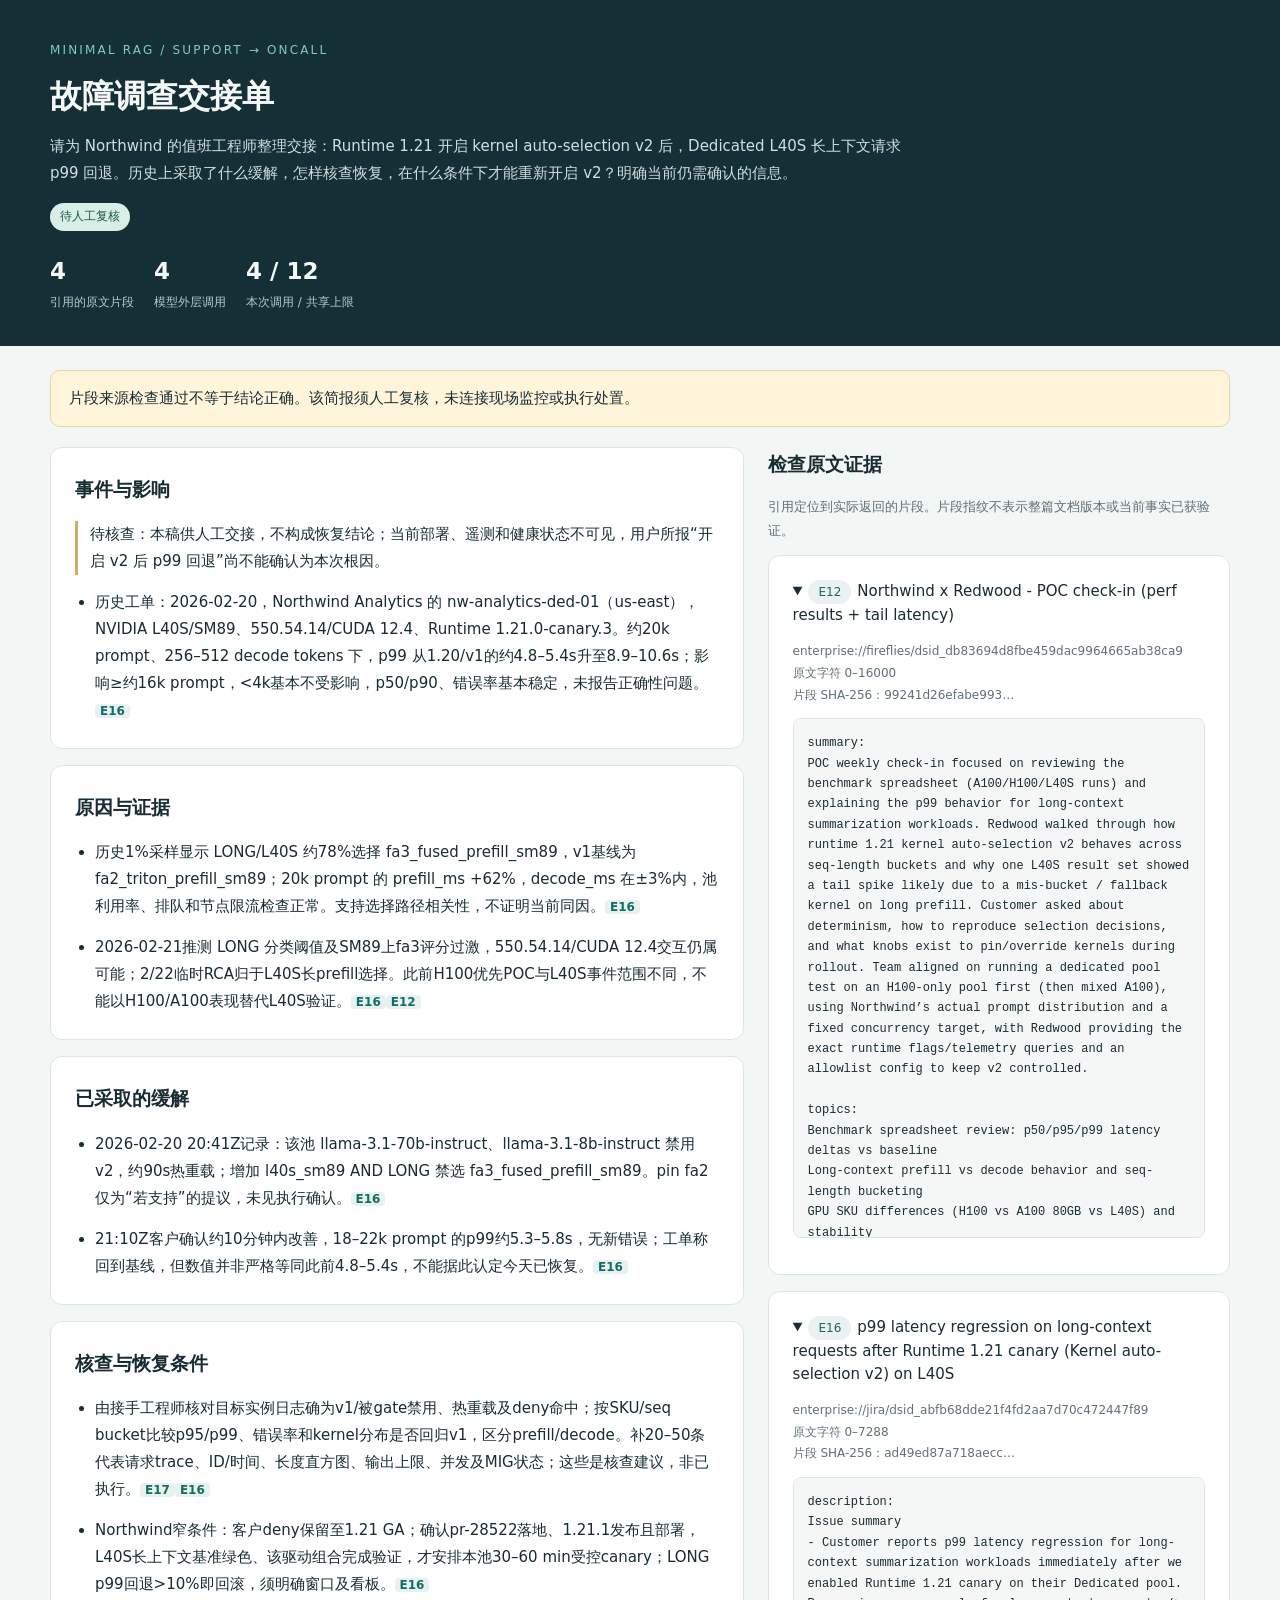
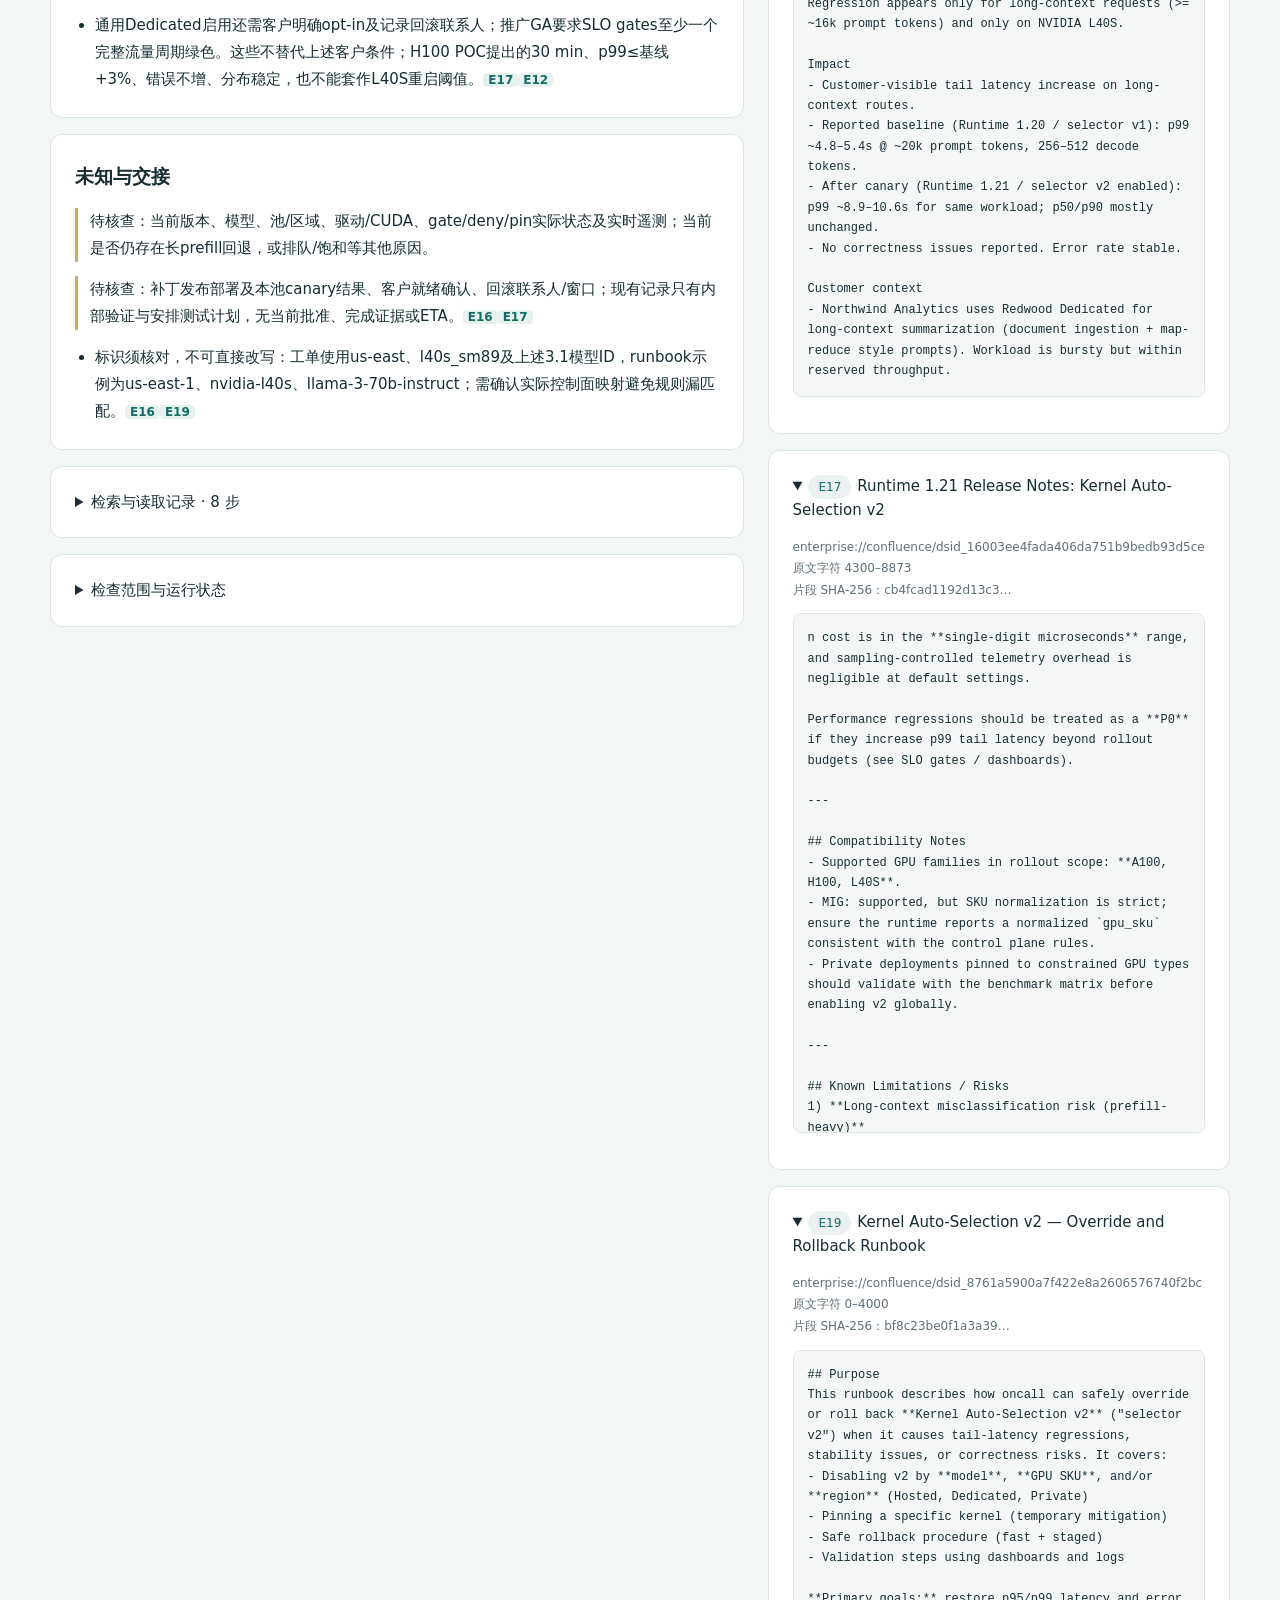
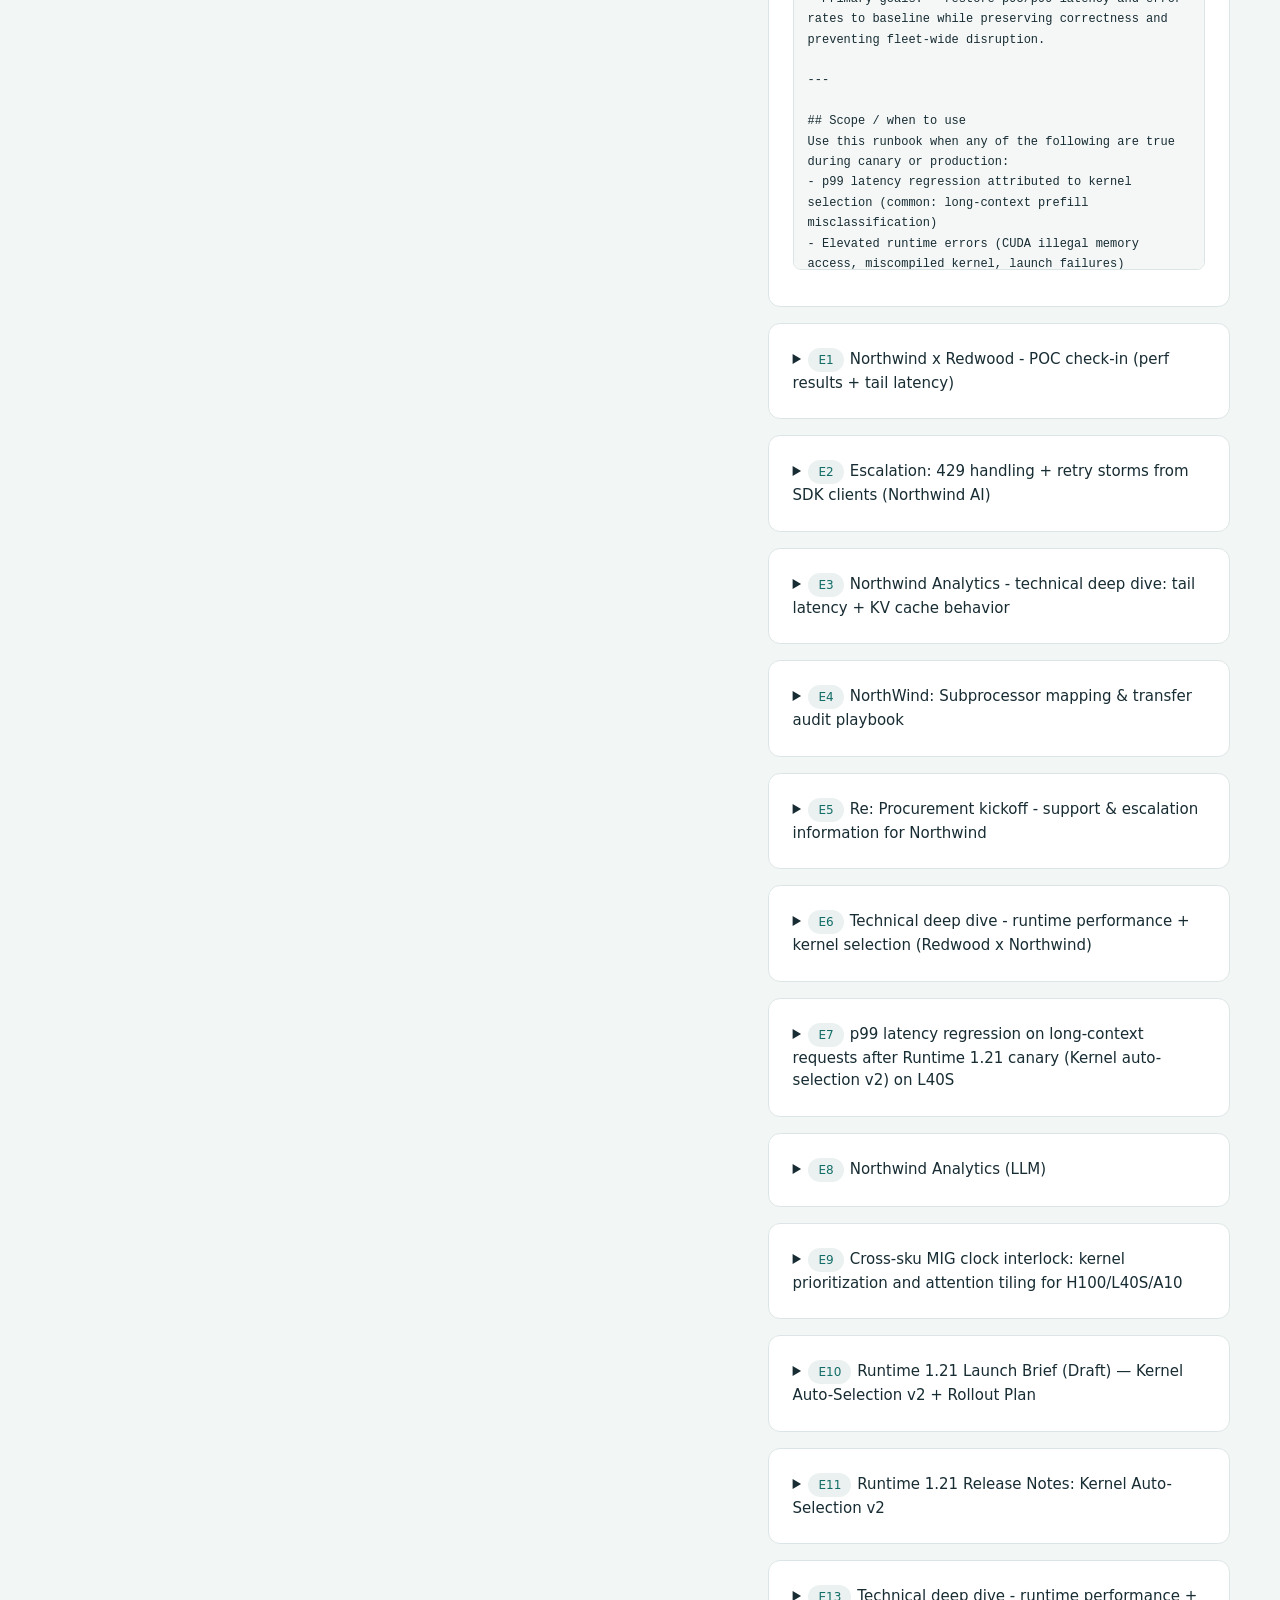
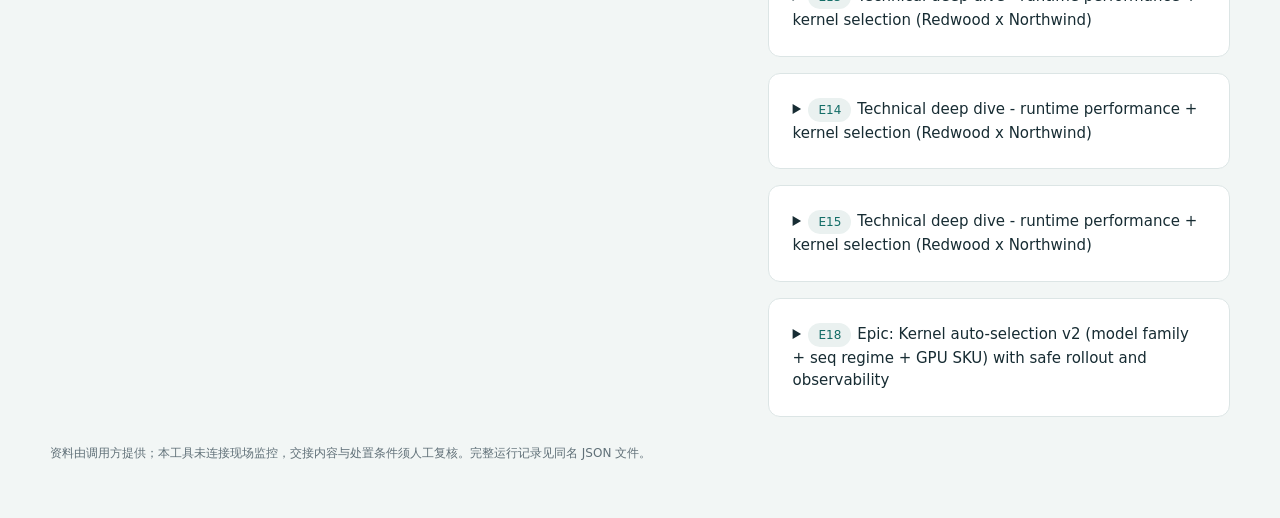
<file: examples/real-run/report.html>
<!doctype html>
<html lang="zh-CN"><head><meta charset="utf-8"><meta name="viewport" content="width=device-width,initial-scale=1">
<meta http-equiv="Content-Security-Policy" content="default-src 'none'; style-src 'unsafe-inline'; base-uri 'none'; form-action 'none'">
<title>故障调查交接单 · Minimal RAG</title><style>
:root{color-scheme:light;--ink:#172c33;--muted:#607078;--line:#dce5e5;--accent:#136d67;--paper:#fff;--bg:#f2f6f5}
*{box-sizing:border-box}body{margin:0;background:var(--bg);color:var(--ink);font:15px/1.8 system-ui,-apple-system,BlinkMacSystemFont,"PingFang SC",sans-serif}
header{background:#142f35;color:#f4f8f6;padding:40px max(24px,calc((100vw - 1180px)/2)) 32px}header p{max-width:880px;color:#d1dfdf}
.eyebrow{font-size:12px;letter-spacing:.18em;color:#81cbc0}h1{font-size:32px;line-height:1.4;margin:12px 0}h2{font-size:19px;margin:0 0 14px}h3{font-size:16px;margin:0}
main{max-width:1228px;margin:auto;padding:24px}.notice{padding:14px 18px;background:#fff5da;border:1px solid #e9d5a0;border-radius:10px;margin-bottom:20px}
.grid{display:grid;grid-template-columns:minmax(0,1.5fr) minmax(300px,1fr);gap:24px;align-items:start}.card{padding:24px;background:var(--paper);border:1px solid var(--line);border-radius:12px;margin-bottom:16px}
.status,.pill{display:inline-block;padding:3px 10px;border-radius:20px;font-size:12px}.status{background:#d9eee7;color:#185944}.pill{background:#eaf1f0;color:var(--accent);margin-right:6px}
.muted{color:var(--muted);font-size:13px}.stats{display:flex;gap:20px;flex-wrap:wrap;margin-top:20px}.stats strong{font-size:23px}.stats span{display:block;font-size:12px;color:#b1ccca}
ul{padding-left:20px;margin-bottom:0}li{margin-bottom:14px}li:last-child{margin-bottom:0}a{color:var(--accent)}a.cite{background:#e7f2ee;border-radius:4px;text-decoration:none;padding:0 5px;font-size:12px;font-weight:650;white-space:nowrap}
details{scroll-margin-top:20px}summary{cursor:pointer;line-height:1.5;overflow-wrap:anywhere}details[open] summary{margin-bottom:15px}pre{white-space:pre-wrap;overflow-wrap:anywhere;background:#f4f7f6;border:1px solid var(--line);border-radius:8px;padding:14px;font:12px/1.7 ui-monospace,monospace;max-height:520px;overflow:auto}
.source{overflow-wrap:anywhere;font-size:12px;color:var(--muted)}.pending{border-left:3px solid #ceac64;padding-left:12px;list-style:none;margin-left:-20px}.step{padding:9px 0;border-bottom:1px solid var(--line)}.step:last-child{border:0}
.warning{color:#9c442c}footer{padding:10px 0 30px;color:var(--muted);font-size:12px}@media(max-width:850px){.grid{grid-template-columns:1fr}h1{font-size:27px}main{padding:16px}.card{padding:20px}}
</style></head><body>
<header><div class="eyebrow">MINIMAL RAG / SUPPORT → ONCALL</div><h1>故障调查交接单</h1>
<p>请为 Northwind 的值班工程师整理交接：Runtime 1.21 开启 kernel auto-selection v2 后，Dedicated L40S 长上下文请求 p99 回退。历史上采取了什么缓解，怎样核查恢复，在什么条件下才能重新开启 v2？明确当前仍需确认的信息。</p><span class="status">待人工复核</span>
<div class="stats"><div><strong>4</strong><span>引用的原文片段</span></div><div><strong>4</strong><span>模型外层调用</span></div>
<div><strong>4 / 12</strong><span>本次调用 / 共享上限</span></div></div></header>
<main><div class="notice">片段来源检查通过不等于结论正确。该简报须人工复核，未连接现场监控或执行处置。</div><div class="grid"><div><section class="card"><h2>事件与影响</h2><ul><li class="pending">待核查：本稿供人工交接，不构成恢复结论；当前部署、遥测和健康状态不可见，用户所报“开启 v2 后 p99 回退”尚不能确认为本次根因。</li><li class="finding">历史工单：2026-02-20，Northwind Analytics 的 nw-analytics-ded-01（us-east），NVIDIA L40S/SM89、550.54.14/CUDA 12.4、Runtime 1.21.0-canary.3。约20k prompt、256–512 decode tokens 下，p99 从1.20/v1的约4.8–5.4s升至8.9–10.6s；影响≥约16k prompt，&lt;4k基本不受影响，p50/p90、错误率基本稳定，未报告正确性问题。<a class="cite" href="#source-E16">E16</a></li></ul></section><section class="card"><h2>原因与证据</h2><ul><li class="finding">历史1%采样显示 LONG/L40S 约78%选择 fa3_fused_prefill_sm89，v1基线为 fa2_triton_prefill_sm89；20k prompt 的 prefill_ms +62%，decode_ms 在±3%内，池利用率、排队和节点限流检查正常。支持选择路径相关性，不证明当前同因。<a class="cite" href="#source-E16">E16</a></li><li class="finding">2026-02-21推测 LONG 分类阈值及SM89上fa3评分过激，550.54.14/CUDA 12.4交互仍属可能；2/22临时RCA归于L40S长prefill选择。此前H100优先POC与L40S事件范围不同，不能以H100/A100表现替代L40S验证。<a class="cite" href="#source-E16">E16</a><a class="cite" href="#source-E12">E12</a></li></ul></section><section class="card"><h2>已采取的缓解</h2><ul><li class="finding">2026-02-20 20:41Z记录：该池 llama-3.1-70b-instruct、llama-3.1-8b-instruct 禁用v2，约90s热重载；增加 l40s_sm89 AND LONG 禁选 fa3_fused_prefill_sm89。pin fa2仅为“若支持”的提议，未见执行确认。<a class="cite" href="#source-E16">E16</a></li><li class="finding">21:10Z客户确认约10分钟内改善，18–22k prompt 的p99约5.3–5.8s，无新错误；工单称回到基线，但数值并非严格等同此前4.8–5.4s，不能据此认定今天已恢复。<a class="cite" href="#source-E16">E16</a></li></ul></section><section class="card"><h2>核查与恢复条件</h2><ul><li class="finding">由接手工程师核对目标实例日志确为v1/被gate禁用、热重载及deny命中；按SKU/seq bucket比较p95/p99、错误率和kernel分布是否回归v1，区分prefill/decode。补20–50条代表请求trace、ID/时间、长度直方图、输出上限、并发及MIG状态；这些是核查建议，非已执行。<a class="cite" href="#source-E17">E17</a><a class="cite" href="#source-E16">E16</a></li><li class="finding">Northwind窄条件：客户deny保留至1.21 GA；确认pr-28522落地、1.21.1发布且部署，L40S长上下文基准绿色、该驱动组合完成验证，才安排本池30–60 min受控canary；LONG p99回退&gt;10%即回滚，须明确窗口及看板。<a class="cite" href="#source-E16">E16</a></li><li class="finding">通用Dedicated启用还需客户明确opt-in及记录回滚联系人；推广GA要求SLO gates至少一个完整流量周期绿色。这些不替代上述客户条件；H100 POC提出的30 min、p99≤基线+3%、错误不增、分布稳定，也不能套作L40S重启阈值。<a class="cite" href="#source-E17">E17</a><a class="cite" href="#source-E12">E12</a></li></ul></section><section class="card"><h2>未知与交接</h2><ul><li class="pending">待核查：当前版本、模型、池/区域、驱动/CUDA、gate/deny/pin实际状态及实时遥测；当前是否仍存在长prefill回退，或排队/饱和等其他原因。</li><li class="pending">待核查：补丁发布部署及本池canary结果、客户就绪确认、回滚联系人/窗口；现有记录只有内部验证与安排测试计划，无当前批准、完成证据或ETA。<a class="cite" href="#source-E16">E16</a><a class="cite" href="#source-E17">E17</a></li><li class="finding">标识须核对，不可直接改写：工单使用us-east、l40s_sm89及上述3.1模型ID，runbook示例为us-east-1、nvidia-l40s、llama-3-70b-instruct；需确认实际控制面映射避免规则漏匹配。<a class="cite" href="#source-E16">E16</a><a class="cite" href="#source-E19">E19</a></li></ul></section>
<details class="card"><summary>检索与读取记录 · 8 步</summary><div class="step">search {&quot;query&quot;:&quot;Northwind&quot;,&quot;limit&quot;:6}</div><div class="step">search {&quot;query&quot;:&quot;\&quot;1.21\&quot; \&quot;L40S\&quot;&quot;,&quot;all_terms&quot;:true,&quot;limit&quot;:5}</div><div class="step">read {&quot;document_id&quot;:&quot;dsid_db83694d8fbe459dac9964665ab38ca9&quot;,&quot;offset&quot;:0,&quot;limit&quot;:16000}</div><div class="step">search {&quot;query&quot;:&quot;rollback readiness threshold&quot;,&quot;scope&quot;:&quot;dsid_47be1728c0f14038af3d711575245ba8&quot;,&quot;limit&quot;:3}</div><div class="step">read {&quot;document_id&quot;:&quot;dsid_abfb68dde21f4fd2aa7d70c472447f89&quot;,&quot;limit&quot;:10000}</div><div class="step">read {&quot;document_id&quot;:&quot;dsid_16003ee4fada406da751b9bedb93d5ce&quot;,&quot;offset&quot;:4300,&quot;limit&quot;:6000}</div><div class="step">search {&quot;query&quot;:&quot;kernel-selection-v2-override-and-rollback-runbook&quot;,&quot;limit&quot;:2}</div><div class="step">search {&quot;query&quot;:&quot;Northwind \&quot;1.21.1\&quot;&quot;,&quot;all_terms&quot;:true,&quot;limit&quot;:3}</div></details>
<details class="card"><summary>检查范围与运行状态</summary><p>结构与引用片段来源检查通过。结论含义、当前适用性与处置授权仍须人工核查。</p><p class="muted">耗时 91.002 秒。预算计量的是外层适配器调用；不是 token 或订阅额度上限。未执行运维操作。</p></details>
</div><aside><h2>检查原文证据</h2><p class="muted">引用定位到实际返回的片段。片段指纹不表示整篇文档版本或当前事实已获验证。</p><details class="card" id="source-E12" open><summary><span class="pill">E12</span>Northwind x Redwood - POC check-in (perf results + tail latency)</summary><p class="source">enterprise://fireflies/dsid_db83694d8fbe459dac9964665ab38ca9<br>原文字符 0–16000<br>片段 SHA-256：99241d26efabe993…</p><pre>summary:
POC weekly check-in focused on reviewing the benchmark spreadsheet (A100/H100/L40S runs) and explaining the p99 behavior for long-context summarization workloads. Redwood walked through how runtime 1.21 kernel auto-selection v2 behaves across seq-length buckets and why one L40S result set showed a tail spike likely due to a mis-bucket / fallback kernel on long prefill. Customer asked about determinism, how to reproduce selection decisions, and what knobs exist to pin/override kernels during rollout. Team aligned on running a dedicated pool test on an H100-only pool first (then mixed A100), using Northwind’s actual prompt distribution and a fixed concurrency target, with Redwood providing the exact runtime flags/telemetry queries and an allowlist config to keep v2 controlled.

topics:
Benchmark spreadsheet review: p50/p95/p99 latency deltas vs baseline
Long-context prefill vs decode behavior and seq-length bucketing
GPU SKU differences (H100 vs A100 80GB vs L40S) and stability
Kernel auto-selection v2 determinism, telemetry, and sampling overhead
Plan for a Dedicated pool test and rollout guardrails / rollback

questions:
For long-context (16k–32k) prompts, what specific kernel is being selected and can we force it for an A/B run?
If we move to Dedicated, can we request an H100-only pool and avoid mixed SKUs during the POC?
How do we know selection decisions are deterministic across restarts / across hosts?
What are the rollback triggers you recommend (p99 delta threshold, error rate)?
Can Redwood share the exact dashboard queries / fields to break down p99 by seq bucket and GPU SKU?

next_steps:
Redwood to send a sanitized export of the benchmark table with notes on the L40S anomaly and the long-context bucket definitions.
Northwind to provide a 24h histogram of prompt lengths (prefill tokens) and target concurrency / throughput goal for the dedicated test.
Redwood to set up a Dedicated trial plan for an H100-only pool and propose a 2-hour canary window to run the same scenario suite.
Redwood to share runtime flags for selection tracing + a minimal telemetry sampling config suitable for POC.
Schedule a 30-min follow-up after the dedicated run to review p99 and decide on next model/GPU configuration.

action_items:
Markus Klein (Redwood) - Email dedicated pool options + proposed H100 SKU(s) and region choices - Due 2026-02-20
Isabella Rossi (Redwood) - Add annotation in the spreadsheet for the L40S long-prefill run (suspected fallback kernel) + rerun microbench if needed - Due 2026-02-21
Omar El-Sayed (Redwood) - Send telemetry field list + dashboard links/queries for kernel selection breakdown (model/GPU/seq bucket) - Due 2026-02-20
Priya Shah (Northwind) - Share prompt-length distribution + current p99 SLO target and acceptable regression budget - Due 2026-02-20
Nina Patel (Northwind) - Confirm whether any driver/CUDA constraints exist in their environment for Private later (even if Dedicated first) - Due 2026-02-24

transcript:
Meeting: Northwind x Redwood - POC check-in (perf results + tail latency)
Recorded: 2026-02-19 16:00 PST
Duration: 47 minutes
Attendees:
- Markus Klein (Redwood)
- Omar El-Sayed (Redwood)
- Isabella Rossi (Redwood)
- Lauren Bishop (Redwood)
- Priya Shah (Northwind)
- David Lin (Northwind)
- Nina Patel (Northwind)
- Tom Becker (Northwind)

Auto-generated notes (may be inaccurate)
Summary: Reviewed benchmark spreadsheet and tail latency concerns. Aligned on dedicated pool test plan (H100 first) with controlled rollout of kernel selection v2.

Transcript

[00:00] Markus (Redwood): Hey everyone. Can you all hear me okay?
[00:03] Priya (Northwind): Yep, good.
[00:04] Omar (Redwood): Yeah, loud and clear.
[00:06] Tom (Northwind): Yep.
[00:07] Markus (Redwood): Cool. So today we said we’d spend most of the time on the perf sheet you all were updating and specifically the p99 questions on long-context summarization. Isabella’s here because she was looking at the SKU-specific stuff, and Omar can talk telemetry and the tail.
[00:22] Priya (Northwind): Great. We have the spreadsheet open. The tab “v1 vs v2 - Feb 18” is the one.

[00:30] Isabella (Redwood): Yep, I’m on that tab. I might reference row numbers but… I know they move.
[00:35] David (Northwind): No worries.

[00:38] Markus (Redwood): Priya, do you want to recap what you’re seeing that’s worrying you?
[00:43] Priya (Northwind): Sure. So overall the median is fine, p50 is like better in most cases. But the p99 on the 16k to 32k bucket, on L40S specifically, jumped. It’s like, I wrote down, baseline p99 was ~2.1 seconds and then v2 run is like 2.9, 3.0 seconds. It’s enough that it would blow our internal SLO if that’s real.
[01:05] Nina (Northwind): And just to add, it’s not every run. It was like one of the canary runs. But it’s scary because in production you don’t get to pick when you hit the p99.

[01:16] Omar (Redwood): Yep. That’s the right instinct. Tail is where surprises hide.
[01:19] Isabella (Redwood): Also just to sanity check, that’s the “long prefill, short decode” scenario right? The summarization prompts that are huge inputs but then you only generate like, what, 200 tokens.
[01:28] David (Northwind): Exactly. We pass a big document, ask for structured summary, output is short.

[01:34] Omar (Redwood): Okay. So the important nuance: that workload is dominated by prefill, not decode. A lot of people mentally map “LLM latency” to decode tokens/sec, but here it’s prefill time. Kernel selection v2 explicitly buckets based on a prefill/decode regime signal. If that signal mis-classifies a request—like it thinks it’s a balanced decode workload—it can pick a kernel that’s great for steady decode but not great for huge prefill.
[01:58] Priya (Northwind): That’s basically what we’re worried about. So is this misclassification, or is it just L40S being like… weaker?

[02:06] Isabella (Redwood): I think it’s a combo. L40S is a different memory and different “best” kernel in the long prefill. But in the run you’re pointing at, the candidate set for L40S had one kernel denylists in our internal notes for a specific driver. I’m not 100% sure what driver you were on.
[02:22] Nina (Northwind): We used the default in your image. I think it was CUDA 12.2? Driver… I can pull it.
[02:28] Markus (Redwood): That’d help. We also can send you the “print runtime env” command so it’s in the logs.

[02:35] Priya (Northwind): But even if it’s driver, our reality is we might land on those drivers in Dedicated too, unless we control it.
[02:42] Lauren (Redwood): In Dedicated we can control the driver stack per pool, yes. That’s one of the benefits. We can say “H100 pool with driver X” and keep it pinned during POC.
[02:52] Tom (Northwind): That’s helpful.

[02:55] Omar (Redwood): Let me propose how to interpret the sheet. If you look at H100 numbers: p95 and p99 improved or stayed flat across most buckets. A100 also mostly improved. The L40S has the outlier in long prefill. That pattern suggests it’s not “v2 is generally unstable”, it’s “on that SKU and regime, one selection path is suboptimal”. Which is fixable with allow/deny rules, and also by making the long-prefill threshold more conservative.

[03:20] Priya (Northwind): So for our POC, can we just… avoid L40S? Because we don’t need it. We’d rather spend money on fewer, faster GPUs and have stable tail.
[03:28] Markus (Redwood): Yes, that’s exactly what we were going to suggest. Start with H100-only dedicated pool, run your scenario suite, validate p99. Then optionally test A100 80GB if cost matters. L40S is more “cost optimized” but it’s not necessary for your first pass.
[03:44] David (Northwind): We put L40S in because we saw it in some public benchmarks and it’s available in our cloud account, but we can drop it.

[03:53] Isabella (Redwood): And to be clear, we don’t have a philosophical issue with L40S, it’s just more sensitive to kernel choice in the long-prefill case.

[04:01] Nina (Northwind): Okay, but long term, if we did end up with mixed fleets, how does v2 handle heterogenous? Like will it pick different kernels for different SKUs consistently?
[04:10] Omar (Redwood): Yes. v2 keys on GPU SKU, model family, and seq bucket. That’s the “three-axis” thing. So the decision is not “one kernel for all”. It’s “for this model family, on this GPU type, in this regime, pick kernel K”. And we emit telemetry so you can actually see the distribution.

[04:29] Priya (Northwind): We saw in the notes from last time something about determinism. Can you clarify that? We had a bad experience elsewhere where the “auto tuning” changed its mind.
[04:38] Omar (Redwood): Totally. We’re not doing online learned tuning in the hot path. It’s rule-based plus a registry. So given the same inputs—model hash/version, GPU SKU normalized, and the extracted seq regime—you get the same decision. There’s no randomness. The only way it changes is if you change the config or the registry version, or you roll out a new runtime.
[04:59] David (Northwind): What about, like, if the scheduler passes in “observed distribution hints” and that changes over time? Does that change selection?
[05:07] Omar (Redwood): Good catch. There is an optional hint channel. In Dedicated we can either turn it off or keep it read-only for stability. And even if it’s on, it’s still deterministic per window, but the window could drift if your traffic mix changes. For your POC we can lock it down: use request-local features only, no adaptive hints.
[05:27] Priya (Northwind): That sounds good. Lock it down please.

[05:30] Markus (Redwood): Isabella, can you walk through what you think happened in that L40S spike? Like, plain English.
[05:36] Isabella (Redwood): Yeah. So the long-context run: you have big input, short output. v2 tries to detect that and chooses a “prefill-optimized” kernel. On H100/A100 it does. On L40S, the registry has a fallback order. One of the candidates is “fast in median” but has a tail risk when prefill is huge and the workspace gets tight. If it falls back to that kernel—either because the preferred kernel is missing for that driver or it’s marked unstable—then you see occasional long outliers.
[06:06] Nina (Northwind): Workspace gets tight meaning memory?
[06:09] Isabella (Redwood): Yeah, like scratch memory and sometimes you get fragmentation. I’m simplifying, but yes.

[06:15] Priya (Northwind): So if we do H100-only, we basically bypass this whole path.
[06:20] Isabella (Redwood): Pretty much.

[06:23] Tom (Northwind): Okay. But how do we trust that H100 won’t have some other weird corner? We don’t have a huge test budget.
[06:32] Omar (Redwood): We can define clear canary criteria. For example: run 30 minutes of your workload replay on the dedicated pool with v2 on, compare against v1 pinned kernel selection or v1 selector. We set thresholds: p99 must be within, say, +3% of baseline or better; error rate must not increase; and the selection distribution should be stable. If any threshold trips, we flip the gate.
[06:57] Priya (Northwind): When you say “flip the gate”, you mean we can disable v2 without redeploying?
[07:02] Lauren (Redwood): Yes. In Dedicated, it’s a config toggle per model / per pool. It’s basically hot reload.
[07:08] Nina (Northwind): That’s good.

[07:10] David (Northwind): Can we also force a kernel just for the experiment? Like A/B exact same kernel and see if it’s selection overhead.
[07:18] Isabella (Redwood): Yes. There’s a CLI flag that forces kernel choice and can dump the selection trace. I’ll send you the exact flag name after this. It’s something like `--force_kernel=` and `--dump_selector_trace`.
[07:31] Omar (Redwood): And selection overhead is tiny, like microseconds to low milliseconds depending on sampling. The bigger overhead is telemetry if you log every request. So we sample. For POC we can do 0.1% sampling but always sample “slow requests” above a threshold.
[07:49] Priya (Northwind): Always sample slow ones would be ideal.

[07:52] Markus (Redwood): Let’s talk dedicated plan. Lauren, can you outline what we can offer in terms of GPUs and regions for the next week?
[08:00] Lauren (Redwood): Yeah. In us-west we can do an 8xH100 pool pretty quickly, or a 4xH100 if you want smaller. Alternatively A100 80GB is more plentiful. My recommendation: 4xH100 first for the test, because your traffic in POC is not huge. Then if you want to scale and see throughput stability, we can expand to 8x.
[08:22] Tom (Northwind): We’d rather do 4 first.
[08:25] Priya (Northwind): Agreed.

[08:27] Nina (Northwind): Any chance of H100 PCIe vs SXM differences? We’ve seen those show up.
[08:33] Isabella (Redwood): Good question. Yes, there are differences. In our registry we normalize SKU. But the dedicated offering is typically H100 SXM for the 8x nodes. For 4x, it can vary. Lauren, what’s available?
[08:47] Lauren (Redwood): For the trial we can do SXM in an 8x chassis but allocate you 4 GPUs worth of capacity, or we do a smaller PCIe node. It depends on the timing. I’ll confirm and email.
[09:00] Priya (Northwind): Please confirm. We’d prefer consistency over absolute cheapest.

[09:07] Markus (Redwood): Okay. Now, spreadsheet. David, you ran the mixed workload too, right? The one with 70% short prompts, 30% long docs.
[09:16] David (Northwind): Yeah. That one looked fine. p99 didn’t move much. That’s why we were confused why the long-only scenario spiked.
[09:25] Omar (Redwood): That actually fits. In mixed workloads, the scheduler batching can smooth some of the tail. But in long-only, every request is heavy prefill and you can’t “hide” the worst case behind cheap ones.
[09:39] Nina (Northwind): Also in mixed you might have fewer concurrent long ones, depending on arrival.
[09:44] Omar (Redwood): Exactly.

[09:46] Priya (Northwind): For our production, it’s mostly long-only during certain hours. It’s batch summarization.
[09:52] Markus (Redwood): That’s important. So our POC should mirror that: sustained long-only, steady concurrency.

[10:00] Tom (Northwind): What concurrency are you thinking?
[10:03] Priya (Northwind): Our job runner typically does 32 concurrent docs per worker cluster. But we can scale.
[10:10] Omar (Redwood): Let’s pick a target throughput. For example “X docs/minute at p99 &lt; Y seconds”. If you tell us your SLO and volume, we can propose concurrency.
[10:22] Priya (Northwind): Our internal SLO is p99 under 2.4 seconds for the 16k-32k bucket. Volume is like 200k docs/day but it’s spiky.
[10:34] Markus (Redwood): Got it.

[10:36] David (Northwind): Also, we’re doing structured output. Does that change kernel selection? It shouldn’t, but just asking.
[10:43] Isabella (Redwood): It shouldn’t affect kernel selection, no. That’s more on decoding constraints and logit processing, but kernel selection is at attention / matmul level and depends on shapes.

[10:56] Priya (Northwind): So what do we need to provide you before you can set up the dedicated test?
[11:01] Lauren (Redwood): Two things: region preference, and whether you need any special networking like VPC peering for the POC. If it’s just hitting the dedicated endpoint over TLS, we can start without private networking.
[11:13] Nina (Northwind): For the POC, public endpoint is fine. For prod we’ll want VPC, but not for this.
[11:19] Lauren (Redwood): Great, that speeds it up.

[11:22] Omar (Redwood): And from the perf side, we need the prompt length distribution and the exact “max output tokens” you set. Because that affects the prefill/decode regime signal.
[11:33] David (Northwind): We can share a histogram. We have it in Datadog. I can export.
[11:38] Priya (Northwind): I’ll send it.

[11:41] Markus (Redwood): Let’s do the tail latency mechanics question: How do we verify the kernel selection per request? Omar?
[11:48] Omar (Redwood): There are two methods. One is telemetry: we emit a “kernel_selection” event with fields like selected kernel id, gpu sku, model family tag, seq bucket, and whether it wa</pre></details><details class="card" id="source-E16" open><summary><span class="pill">E16</span>p99 latency regression on long-context requests after Runtime 1.21 canary (Kernel auto-selection v2) on L40S</summary><p class="source">enterprise://jira/dsid_abfb68dde21f4fd2aa7d70c472447f89<br>原文字符 0–7288<br>片段 SHA-256：ad49ed87a718aecc…</p><pre>description:
Issue summary
- Customer reports p99 latency regression for long-context summarization workloads immediately after we enabled Runtime 1.21 canary on their Dedicated pool. Regression appears only for long-context requests (&gt;= ~16k prompt tokens) and only on NVIDIA L40S.

Impact
- Customer-visible tail latency increase on long-context routes.
- Reported baseline (Runtime 1.20 / selector v1): p99 ~4.8–5.4s @ ~20k prompt tokens, 256–512 decode tokens.
- After canary (Runtime 1.21 / selector v2 enabled): p99 ~8.9–10.6s for same workload; p50/p90 mostly unchanged.
- No correctness issues reported. Error rate stable.

Customer context
- Northwind Analytics uses Redwood Dedicated for long-context summarization (document ingestion + map-reduce style prompts). Workload is bursty but within reserved throughput.

Environment
- Dedicated pool: nw-analytics-ded-01
- Region: us-east
- GPU SKU: NVIDIA L40S (SM89)
- Driver/CUDA: 550.54.14 / CUDA 12.4
- Runtime: 1.21.0-canary.3
- Feature: Kernel auto-selection v2 enabled via canary gate for Llama family

Steps to reproduce (as reported)
1) Send chat.completions with large prompts (~16k–32k tokens) and max_output_tokens 256–512.
2) Observe p99 latency increase vs previous runtime.
3) Short prompts (&lt;4k) appear unaffected.

Observed signals
- Regressions correlate with selector choosing a different prefill kernel under v2 for the LONG seq bucket on L40S.
- Telemetry shows increased time in prefill stage; decode stage stable.

Example request IDs (customer-provided)
- req_7f2d5c8f2d8a4e1e (2026-02-20 18:12:44Z)
- req_3c19a0d91fb44b26 (2026-02-20 18:17:09Z)

Initial hypothesis
- Mis-selection in v2 for long-context prefill on L40S (SKU mapping + seq-bucket thresholds) causing fallback to a kernel variant with worse long-context characteristics on SM89.

Logs/snippets (redacted)
- Selection trace (sampled):
  - model_family=llama
  - seq_bucket=LONG
  - gpu_sku=l40s_sm89
  - chosen_prefill_kernel=fa3_fused_prefill_sm89 (candidate_score=0.71)
  - fallback_prefill_kernel=fa2_triton_prefill_sm89
  - chosen_decode_kernel=fa2_decode_sm89
- Perf counters summary (internal): prefill_ms +62% at 20k prompt; decode_ms within +/-3%.

Requested outcome
- Immediate mitigation (restore previous tail latency) and a safe path to re-enable v2 once fixed/guarded.

comments:
2026-02-20 18:33Z — Markus Klein (Reporter)
Customer escalation via email + Slack connect: p99 long-context lat doubled after today’s canary. Asking for quick rollback guidance; they have an exec demo on 2/22.

Customer notes:
- Only on L40S pool
- Only long prompts
- They can tolerate slightly worse average latency but not p99 spikes.
2026-02-20 18:52Z — Omar El-Sayed (Assignee)
Acknowledged. Pulling selector telemetry for nw-analytics-ded-01. Initial glance: selection distribution changed for llama LONG bucket on sm89; prefill kernel differs from 1.20.

Actions:
- Requested 10 representative request IDs + timestamps.
- Asked SRE (Sean) to confirm no cluster-level saturation/noisy neighbor signals.
2026-02-20 19:15Z — Sean Gallagher
Checked pool health: GPU utilization and queueing normal; no node-level throttling. Error rate stable. Regression isolated to request execution time, not scheduling.

Dashboards:
- latency.p99 long_context route jumped right after canary rollout marker.
- No increase in retry/timeout.
2026-02-20 19:44Z — Omar El-Sayed
Captured selection traces (sampling 1%). Correlation is strong:
- LONG bucket on L40S is picking `fa3_fused_prefill_sm89` ~78% of time; baseline v1 effectively picked `fa2_triton_prefill_sm89`.
- The fa3 variant looks fine on H100/A100 but is underperforming on L40S for long prefill.

Next step: apply runbook mitigation: disable v2 for (model=llama-3.1-70b-instruct, region=us-east, pool=nw-analytics-ded-01) OR pin prefill kernel for LONG bucket.
2026-02-20 20:02Z — Benji Okafor
Control-plane supports per-model deny for v2 with hot reload. I can push a rule scoped to that pool + model family. Confirm desired scope:
- Deny v2 for llama family on L40S in us-east for this dedicated pool only (least blast radius).
- Alternatively, add kernel deny for fa3_fused_prefill_sm89 when seq_bucket=LONG.

Recommend starting with v2 disable for llama + L40S until we confirm fix.
2026-02-20 20:20Z — Omar El-Sayed
Proceed with: v2 disabled for llama-3.1-70b-instruct + llama-3.1-8b-instruct on pool nw-analytics-ded-01 (us-east). Also pin prefill kernel to fa2_triton_prefill_sm89 for LONG bucket as a belt-and-suspenders if supported.

Linking runbook section: kernel-selection-v2-override-and-rollback-runbook (Disable by model/pool).
2026-02-20 20:41Z — Benji Okafor
Mitigation applied:
- Feature gate update propagated (hot reload complete in ~90s).
- Confirmed selector_v2_enabled=false for targeted models on nw-analytics-ded-01.

Added temporary deny entry:
- match: gpu_sku=l40s_sm89 AND seq_bucket=LONG
- action: disallow prefill kernel fa3_fused_prefill_sm89

Monitoring p99 now.
2026-02-20 21:10Z — Markus Klein
Customer confirms improvement within ~10 minutes. New measurements:
- p99 back to ~5.3–5.8s @ 18–22k prompts
- No new errors
They’re asking for RCA + when they can safely re-enable v2.
2026-02-21 09:05Z — Yuki Sato
Root cause likely threshold bug in LONG bucket classification for mixed workloads + overly aggressive scoring weight for fa3 on SM89. We saw similar anomaly in earlier thread.

We have a fix in progress to adjust long-context prefill decision rule and add SKU-specific penalty (L40S) for fa3 until validated.
- Target PR: pr-28522-fix-regression-in-long-context-prefill-kernel-choice

Also recommend keeping deny in place for driver 550.54.14 until we complete validation (possible interaction with CUDA 12.4).
2026-02-22 16:30Z — Omar El-Sayed
Posted interim RCA summary to customer (via Markus):
- Regression introduced by selector v2 prefill kernel choice on L40S for long prompts
- Decode unaffected; no correctness impact
- Mitigation applied (v2 disabled + kernel deny)

Asked customer if they can provide a sanitized prompt-length histogram; will help confirm seq-bucket boundaries.
2026-02-24 11:12Z — Omar El-Sayed
Validated fix behavior in internal perf suite for L40S long-context scenarios. Plan:
- Keep customer-specific deny in place through 1.21 GA.
- Re-enable v2 only after patch release (1.21.1) and a canary on their pool with explicit rollback window.

Customer agreed to schedule test next week.

resolution:
Mitigated by disabling Kernel auto-selection v2 for affected Llama models on the customer’s Dedicated L40S pool (nw-analytics-ded-01, us-east) and adding a temporary kernel deny rule preventing selection of fa3_fused_prefill_sm89 for LONG seq bucket on L40S. Customer confirmed p99 latency returned to pre-canary baseline. No errors/correctness regressions observed.

next_steps:
Ship/land pr-28522 and include in Runtime 1.21.1 patch notes; ensure L40S long-context benchmarks are green before recommending re-enable.
Coordinate a controlled re-enable canary for Northwind (30–60 min window) with dashboards + explicit rollback trigger (p99 regression &gt;10% for LONG bucket).
Audit selector v2 scoring defaults for SM89 and update known-issues list to call out L40S long-context prefill kernel sensitivity until validated.</pre></details><details class="card" id="source-E17" open><summary><span class="pill">E17</span>Runtime 1.21 Release Notes: Kernel Auto-Selection v2</summary><p class="source">enterprise://confluence/dsid_16003ee4fada406da751b9bedb93d5ce<br>原文字符 4300–8873<br>片段 SHA-256：cb4fcad1192d13c3…</p><pre>n cost is in the **single-digit microseconds** range, and sampling-controlled telemetry overhead is negligible at default settings.

Performance regressions should be treated as a **P0** if they increase p99 tail latency beyond rollout budgets (see SLO gates / dashboards).

---

## Compatibility Notes
- Supported GPU families in rollout scope: **A100, H100, L40S**.
- MIG: supported, but SKU normalization is strict; ensure the runtime reports a normalized `gpu_sku` consistent with the control plane rules.
- Private deployments pinned to constrained GPU types should validate with the benchmark matrix before enabling v2 globally.

---

## Known Limitations / Risks
1) **Long-context misclassification risk (prefill-heavy)**
   - Very long prefill requests (e.g., summarization with large context windows) are sensitive to incorrect bucketing.
   - If you observe tail spikes concentrated in long-context routes, disable v2 for the affected model(s) and region, then collect selection traces.

2) **Driver/CUDA guardrails**
   - Selector v2 is automatically disabled on specific driver/CUDA combinations that have not completed validation.
   - If you are running a nonstandard driver stack (common in some on-prem installs), confirm you are not implicitly falling back to v1.

3) **Telemetry cardinality**
   - New fields can increase metric cardinality if dashboards are queried without the recommended grouping limits.
   - Follow the dashboard spec for safe group-bys (model family / SKU / seq bucket) and avoid raw model-id group-bys unless sampled and capped.

4) **Kernel availability differences by SKU**
   - Some optimized kernels are SKU-specific. v2’s fallback rules are explicit, but you may see different kernel distributions between A100 and H100 under identical traffic.

---

## Rollout / Enablement Guidance
Recommended staged rollout order:
1. Enable v2 in **Hosted canary** for a small model allowlist.
2. Expand allowlist by model family + SKU cohorts (monitor p95/p99 and error rates).
3. Enable in **Dedicated pools** with explicit customer opt-in and documented rollback contact.
4. Promote to broader GA once SLO gates are green for at least one full traffic cycle.

Default enablement approach:
- Start with `kernel_selection.v2.model_allowlist` and keep a conservative denylist for known-sensitive long-context models until validated.

---

## Rollback Instructions (Fast Path)
If you suspect a latency regression, elevated error rate, or unexpected kernel distribution shift, roll back v2 using the smallest-scoped change that resolves impact.

### Hosted / Dedicated (control plane gate)
1. Disable v2 for the affected scope (start with model + region):
   - Set `kernel_selection.v2.enabled=false` (scoped) OR remove the model from the v2 allowlist.
2. Confirm hot reload applied:
   - Verify the selector mode in runtime logs: `kernel_selection_mode=v1` (or `v2 disabled by gate`).
3. Validate recovery:
   - Monitor p95/p99 latency and error rate panels in the Kernel Selection v2 rollout dashboards.
   - Confirm kernel distribution shifts back to expected v1 baselines.

### Private (customer-managed runtime config)
1. Set `kernel_selection.v2.enabled=false` and/or `kernel_selection.mode=v1` in `runtime.yaml`.
2. Restart the runtime service (or reload config if supported in the deployment).
3. Validate with the customer’s canary route:
   - Compare p99 latency for long-context traffic before/after.

### If immediate mitigation is required
- Pin a kernel only as a temporary measure:
  - Use `--force-kernel=&lt;kernel_id&gt;` (or equivalent config) for the impacted route/model while investigating.
  - Open a follow-up issue to remove the pin once denylist or thresholds are corrected.

---

## Troubleshooting Checklist
When filing an issue or escalating to oncall/runtime-kernels, include:
- Model id + model family
- GPU SKU (normalized) + whether MIG is used
- Driver/CUDA version tuple
- Workload description (prefill-heavy vs decode-heavy; typical context lengths)
- Selection traces (`--dump-kernel-selection`) for 20–50 representative requests
- Dashboard links: latency deltas + selection distribution by SKU/seq bucket

---

## Ownership / Contacts
- Runtime Kernels: **Hiro Tanaka**, **Yuki Sato**
- Perf/correctness guardrails: **Noah Patel**
- Tail latency + observability: **Omar El-Sayed**, **Allison Grant**
- Control-plane feature gates: **Ethan Park**
- Release train: **Connor O&#x27;Brien**

For operational procedures and scoped overrides, follow: **Kernel Selection v2 Override and Rollback Runbook** (linked above).</pre></details><details class="card" id="source-E19" open><summary><span class="pill">E19</span>Kernel Auto-Selection v2 — Override and Rollback Runbook</summary><p class="source">enterprise://confluence/dsid_8761a5900a7f422e8a2606576740f2bc<br>原文字符 0–4000<br>片段 SHA-256：bf8c23be0f1a3a39…</p><pre>## Purpose
This runbook describes how oncall can safely override or roll back **Kernel Auto-Selection v2** (&quot;selector v2&quot;) when it causes tail-latency regressions, stability issues, or correctness risks. It covers:
- Disabling v2 by **model**, **GPU SKU**, and/or **region** (Hosted, Dedicated, Private)
- Pinning a specific kernel (temporary mitigation)
- Safe rollback procedure (fast + staged)
- Validation steps using dashboards and logs

**Primary goals:** restore p95/p99 latency and error rates to baseline while preserving correctness and preventing fleet-wide disruption.

---

## Scope / when to use
Use this runbook when any of the following are true during canary or production:
- p99 latency regression attributed to kernel selection (common: long-context prefill misclassification)
- Elevated runtime errors (CUDA illegal memory access, miscompiled kernel, launch failures) correlated with a chosen kernel/SKU
- Throughput instability or jitter that correlates with selection distribution changes
- Customer escalation requiring immediate mitigation (Dedicated/Private pools with constrained SKUs)

**Do not use** this runbook for general GPU/node instability, scheduler overload, or non-kernel runtime crashes unless kernel selection has been implicated.

---

## Ownership / escalation
**Oncall owns mitigation**, Runtime Kernels owns root cause.

- Runtime Oncall: #eng-oncall (primary)
- Runtime Kernels: #eng-runtime (paging if rollback required)
- SRE: #eng-sre (paging if SLO breach / incident)
- Releases: #eng-releases (if changes impact runtime 1.21 rollout windows)

Escalate immediately if:
- Any correctness regression suspected (bad outputs, determinism broken)
- Crash-looping exceeds 2% of pods in a region/pool
- You need to disable v2 globally in Hosted prod

---

## Preconditions / access
You need:
- Access to **Control Plane feature gates** and runtime config (prod breakglass if applicable)
- Dashboard access (Kernel Selection v2 Rollout dashboards)
- Log access for serving runtime pods

Tools referenced:
- `rwctl` (Redwood internal CLI)
- Runtime admin endpoint (read-only + safe config reload)

If `rwctl` is unavailable, use the Control Plane Console: **Console → Runtime → Feature Gates**.

---

## Definitions
- **v1**: existing kernel selection behavior (baseline)
- **v2**: kernel selection logic keyed on model family + sequence regime + GPU SKU
- **Gate**: enable/disable selector v2
- **Allowlist / denylist**: model- or SKU-scoped enablement rules
- **Pin**: force a specific kernel choice (override), bypassing selector ranking

### Canonical identifiers
Use canonical forms to avoid mismatches:
- **Region:** `us-east-1`, `us-west-2`, `eu-central-1`
- **GPU SKU:** normalized string e.g. `nvidia-a100-80gb`, `nvidia-h100-sxm`, `nvidia-l40s`
- **Model ID:** `llama-3-70b-instruct`, `mistral-large-2407`, `qwen2-72b-instruct`, `gemma-2-27b-it`

If SKU naming is ambiguous (MIG / cloud instance mapping), see: &quot;GPU SKU normalization&quot; in the debugging playbook.

---

## Quick decision tree (2 minutes)
1) **Is this isolated to one model OR one SKU OR one region?**
   - Yes → Disable v2 narrowly (model/SKU/region) OR pin kernel
   - No → Disable v2 at environment scope (Hosted prod or pool-wide) and page Runtime Kernels

2) **Are there runtime errors (not just latency)?**
   - Yes → Prefer **denylisting** the kernel/SKU combination (or disabling v2 for that SKU) rather than pinning.

3) **Is there a customer impact in Dedicated/Private?**
   - Yes → Prefer **pool-specific** disable or pin; avoid global Hosted changes unless needed.

---

## Primary levers
You have four safe mitigation levers (in preferred order):
1) **Disable v2 for a model in a region** (least blast radius)
2) **Disable v2 for a GPU SKU in a region/pool**
3) **Pin a kernel for a model+SKU+seq bucket** (fast workaround, higher risk)
4) **Disable v2 globally** (largest blast radius; requires notification)

---

## Step 0 — Confirm it is selector v2
Before changing gat</pre></details><details class="card" id="source-E1" ><summary><span class="pill">E1</span>Northwind x Redwood - POC check-in (perf results + tail latency)</summary><p class="source">enterprise://fireflies/dsid_db83694d8fbe459dac9964665ab38ca9<br>原文字符 20129–24129<br>片段 SHA-256：e7e4da2ce81f4ec2…</p><pre> In telemetry we normalize the SKU string and include memory size and whether MIG is enabled. For Dedicated we will avoid MIG for this test.
[16:43] Nina (Northwind): Please avoid MIG.
[16:45] Lauren (Redwood): Yep.

[16:47] Tom (Northwind): Timeline: can we do the dedicated test next week?
[16:52] Lauren (Redwood): I believe so. If we can get approval today, we can aim for Tuesday or Wednesday. Markus and I will follow up with exact times.
[17:02] Priya (Northwind): Tuesday works.

[17:05] Omar (Redwood): For the long-context anomaly, we’re also going to rerun that L40S scenario internally with a stricter long-prefill threshold, just to confirm it goes away. But again, you don’t need L40S for the decision.
[17:21] Priya (Northwind): Appreciate it.

[17:23] (crosstalk)
[17:24] Speaker 1: Sorry, one sec—
[17:25] Nina (Northwind): Go ahead, David.
[17:27] David (Northwind): Just wondering: do you cache the kernel selection per model and bucket? Like to avoid recomputing per request.
[17:35] Isabella (Redwood): Yes, there’s a cache keyed on (model, gpu sku, seq bucket, a couple flags). So after warmup it’s basically a lookup.
[17:45] David (Northwind): Great.

[17:47] Markus (Redwood): Okay, let’s outline the concrete plan.
[17:50] Markus (Redwood): Step 1: Northwind sends us prompt length histogram, max output tokens, and target p99 SLO. Step 2: Redwood provisions 4xH100 Dedicated in us-west, confirm SXM vs PCIe. Step 3: We run baseline with v1 pinned selection for 30 minutes. Step 4: Enable v2 gate for your model only, run same load. Step 5: Compare p95/p99 and selection distribution; decide go/no-go.

[18:18] Priya (Northwind): That’s good.
[18:20] Nina (Northwind): What tool do you want us to use to generate load? We have Locust.
[18:25] Omar (Redwood): Locust is fine. We can also provide a simple Python harness. But use what you already trust.
[18:33] Priya (Northwind): We’ll use our harness.

[18:36] Lauren (Redwood): On networking, since it’s public endpoint for now, you can start as soon as the pool is up.
[18:42] Tom (Northwind): Great.

[18:44] Omar (Redwood): I’ll send you the telemetry fields and a couple queries: break down p99 by seq bucket, and show fallback rate by GPU. Also a “top kernels by count” view.
[18:58] Priya (Northwind): Perfect.

[19:01] Markus (Redwood): Any procurement blockers for the dedicated trial?
[19:05] Tom (Northwind): Not yet. We’re still in evaluation. If this looks good, we’ll move fast.
[19:10] Markus (Redwood): Okay.

[19:12] Priya (Northwind): One last question: does enabling v2 change cost?
[19:16] Markus (Redwood): Not directly. It may reduce latency which often reduces GPU time per request, so cost could improve. But pricing is based on the dedicated commit, not per request.
[19:28] Priya (Northwind): Right.

[19:30] Nina (Northwind): For hosted vs dedicated: if we decide dedicated, we still can keep the same API surface?
[19:35] Lauren (Redwood): Yes, same API, different endpoint and capacity guarantees.

[19:41] (pause)
[19:42] Markus (Redwood): Cool. We’ve got about 5 minutes—anything else on the tail latency explanation that we didn’t cover?
[19:49] Priya (Northwind): No, that was clear. The main takeaway is: start H100-only, keep deterministic, use allowlist, and monitor fallback rate.
[19:58] Omar (Redwood): Exactly.

[20:01] Markus (Redwood): Great. We’ll follow up via email with (1) the dedicated pool details, (2) the updated spreadsheet notes, and (3) the telemetry/query bundle. Thanks everyone.
[20:12] Priya (Northwind): Thanks.
[20:13] Nina (Northwind): Thank you.
[20:14] Tom (Northwind): Thanks all.

(Transcript continued with light scheduling / goodbye chatter)

[20:20] Lauren (Redwood): Priya, Tuesday morning or afternoon works better?
[20:23] Priya (Northwind): Afternoon.
[20:25] Markus (Redwood): Okay we’ll propose 2pm PT.
[20:28] Priya (Northwind): Sounds good.
[20:30] Omar (Redwood): I’ll get you the queries today.
[20:32] Priya (Northwind): Great.

End of recording</pre></details><details class="card" id="source-E2" ><summary><span class="pill">E2</span>Escalation: 429 handling + retry storms from SDK clients (Northwind AI)</summary><p class="source">enterprise://gmail/dsid_a4bf9cb21b004bc9b12b8905c66896a4<br>原文字符 5827–9827<br>片段 SHA-256：448784eb5da00770…</p><pre>T
Subject: Re: Escalation: 429 handling + retry storms from SDK clients

Jumping in with details.

SDK versions:
- redwood-sdk-typescript: 2.18.0
- redwood-sdk-go: 0.9.4

Workload is mostly non-streaming chat completions, with ~15% streaming.

Example request_ids from 429 responses:
- rw_req_01HTZVY4JH0X6P2D7R1B3MZB4Q
- rw_req_01HTZVZ0A3P9K3VY2C1G9Q2Y8N
- rw_req_01HTZW1K8J5B9Q8D0Q4S6D8W1P

Attached:
- northwind-prod-429-sample-logs.txt (shows retry loop every ~200–400ms)
- northwind-har-2026-02-05.json (one 429 response; I don’t see Retry-After header)

Let us know if you want raw pcap, but HAR should show headers.

Thanks,
Ravi

—
Ravi Desai
Senior Software Engineer
Northwind AI



From: Nikhil Sharma &lt;nikhil@redwoodinference.com&gt;
To: Ravi Desai &lt;ravi.desai@northwind.ai&gt;
Cc: Alyssa Kim &lt;alyssa.kim@northwind.ai&gt;, Monica Patel &lt;monica@redwoodinference.com&gt;, Ethan Park &lt;ethan@redwoodinference.com&gt;
Date: Thu, Feb 5, 2026 at 12:27 PM PST
Subject: Re: Escalation: 429 handling + retry storms from SDK clients

Ravi/Alyssa — this is super helpful, thank you.

We can confirm quickly:
- Your HAR confirms the missing Retry-After header on that 429 path.
- The ~200–400ms loop aligns with our “no Retry-After + minimal delay” fallback in older SDK codepaths.

Immediate workaround (today):
- TS: set max_retries to 0 or 1 temporarily for your highest-volume services (especially those behind autoscalers that can amplify retry storms).
- Go: same guidance; until the patch, don’t rely on automatic 429 backoff.

We’re going to:
- Correlate those request_ids with platform logs.
- Prioritize rollout of the gateway change that guarantees Retry-After on 429.
- Get you the patch versions for TS/Go that (a) parse Retry-After reliably, and (b) apply exponential backoff w/ jitter + a hard cap.

We’ll send an ETA by EOD today.

Nikhil



From: Monica Patel &lt;monica@redwoodinference.com&gt;
To: Alyssa Kim &lt;alyssa.kim@northwind.ai&gt;, Ravi Desai &lt;ravi.desai@northwind.ai&gt;
Cc: Nikhil Sharma &lt;nikhil@redwoodinference.com&gt;, Ethan Park &lt;ethan@redwoodinference.com&gt;
Date: Fri, Feb 6, 2026 at 11:27 AM PST
Subject: Re: Escalation: 429 handling + retry storms from SDK clients

Alyssa/Ravi — follow-up with concrete next steps + timeline.

Platform (gateway):
- Ethan’s team is rolling out the change to always include Retry-After on 429 responses (including the endpoint path shown in your HAR). Target rollout: early next week, phased by region. This is tracked under ENG-5130 on our side.

SDK patches:
- TypeScript: we have a patch queued to (1) parse Retry-After in both seconds and HTTP-date format, and (2) enforce jittered exponential backoff with a max attempt cap across all request types (streaming + non-streaming). Target release: 2.18.1.
- Go: patch queued to respect Retry-After and avoid immediate retry loops when the header is missing; also aligns retryable-code classification. Target release: 0.9.5.

What we recommend you do until those are live:
1) Reduce 429 retries to 0–1 on your highest throughput services.
2) Add client-side throttling so you don’t rely on server-side 429 as your primary control loop.
3) Log request_id + retry_count per request so we can debug quickly if anything persists.

If you’re open to it, we can also add you to the beta channel once the SDK builds are ready (so you can validate in staging before production).

Monica

—
Monica Patel
Director, SDK Engineering
Redwood Inference


On Thu, Feb 5, 2026 at 12:03 PM Ravi Desai &lt;ravi.desai@northwind.ai&gt; wrote:
&gt; Jumping in with details.
&gt; 
&gt; SDK versions:
&gt; - redwood-sdk-typescript: 2.18.0
&gt; - redwood-sdk-go: 0.9.4
&gt; 
&gt; Workload is mostly non-streaming chat completions, with ~15% streaming.
&gt; 
&gt; Example request_ids from 429 responses:
&gt; - rw_req_01HTZVY4JH0X6P2D7R1B3MZB4Q
&gt; - rw_req_01HTZVZ0A3P9K3VY2C1G9Q2Y8N
&gt; - rw_req_01HTZW1K8J5B9Q8D0Q4S6D8W1P
&gt; 
&gt; Attached:
&gt; - northwind-prod-429-sample-logs.txt
&gt; - northwind-har-2026-02-05.json
&gt; 
&gt; Let us know if you want raw pcap, but HAR should show headers.</pre></details><details class="card" id="source-E3" ><summary><span class="pill">E3</span>Northwind Analytics - technical deep dive: tail latency + KV cache behavior</summary><p class="source">enterprise://fireflies/dsid_21066424d3cc4f3a956a77a7a5f5b0fb<br>原文字符 0–4000<br>片段 SHA-256：3a5f9fbf6dda33be…</p><pre>transcript:
MEETING HEADER (Fireflies)
Title: Northwind Analytics - technical deep dive: tail latency + KV cache behavior
Date: Jan 14, 2026
Time: 10:06 AM - 11:02 AM PT
Duration: 56 minutes
Participants:
- Nikhil Sharma (Redwood Inference)
- Omar El-Sayed (Redwood Inference)
- Mateo Alvarez (Redwood Inference)
- Sean Gallagher (Redwood Inference)
- Allison Grant (Redwood Inference)
- Priya Desai (Northwind Analytics)
- Evan Brooks (Northwind Analytics)
- Jing Wu (Northwind Analytics)
- Tomás Alvarez (Northwind Analytics)

AUTO-GENERATED SUMMARY
Northwind described burst-driven p99 latency spikes in chat-style workloads with mixed prompt lengths, plus occasional GPU OOM / request shedding on their current stack. Redwood walked through how KV cache allocation patterns and fragmentation can create tail latency under churn, especially when long-lived sessions coexist with short requests and cancellation/retry behavior. Redwood outlined planned runtime improvements: fragmentation measurement, budgeted compaction integrated with the scheduler, and tier-aware eviction (LRU-ish) with kill-switches and observability. Discussion covered what signals to capture (decode vs prefill timing, allocator arena health, bytes moved), and how to run a benchmark that reproduces Northwind’s traffic shape.

TOPICS
- What “tail latency” looks like in mixed-length decode workloads
- KV cache basics (pages/blocks), long-lived allocations, churn, cancellations
- Fragmentation: why it happens, what it costs, why it triggers at the wrong time
- Compaction: incremental vs background, budgets, scheduler integration
- Eviction policy: tier-aware + LRU, pinned sessions, prefix caching interactions
- Guardrails: backpressure, kill-switch, rollback criteria, metrics
- Benchmark ask + what Redwood needs from Northwind

QUESTIONS (captured)
- Can Redwood separate prefill latency from decode latency per request? (Yes, and we can share how we instrument it.)
- How does compaction avoid stalling decode? (Budgeted moves tied to scheduler boundaries; can pause under load.)
- Does eviction affect correctness or output stability? (No correctness change; could impact cache hit rates, which affects latency/cost.)
- Can Dedicated/VPC reduce tail by avoiding noisy neighbors? (Often helps, but fragmentation is still a per-process issue; runtime fixes matter either way.)

TRANSCRIPT
[00:00] Nikhil Sharma: Cool. I think we’re all here. Thanks for making time. This is Nikhil on product at Redwood. We wanted to do a deeper technical session on the tail latency you’ve been seeing, and specifically KV cache behavior, because that’s the place we think a lot of the burst p99 comes from. Quick intros?

[00:17] Priya Desai: Yep. Priya, I run platform engineering here. I’m the one who’s been yelling about p99s, so, hi.

[00:23] Evan Brooks: Evan, ML infra. I’m mostly on the model serving side, GPUs, that stuff.

[00:28] Jing Wu: Jing, SRE. I’m here to translate the alerts into human language.

[00:32] Tomás Alvarez: Tomás, security and compliance. I’m mostly listening unless we end up in VPC or key management land.

[00:39] Mateo Alvarez: Hey all, Mateo. I lead serving runtime engineering at Redwood. (Different Alvarez, no relation.)

[00:45] Omar El-Sayed: Omar, KV cache / memory systems on the runtime side.

[00:49] Sean Gallagher: Sean, SRE at Redwood. I’m the one who gets paged when tail latency goes sideways.

[00:54] Allison Grant: Allison, observability standards. Metrics, dashboards, alerts.

[01:00] Nikhil Sharma: Great. Priya, do you want to set context? Like what you’re seeing, and what “bad” looks like for you.

[01:08] Priya Desai: Sure. So we have a chat product. It’s mostly internal analysts, but at peak we’ll get, like, a bunch of people running similar workflows at once. It’s bursty. Our p50 is fine. Even p95 is fine. Then p99 goes to, like, 6–12 seconds. Sometimes more. And it’s not every hour, it’s like, you know, 10 minutes of pain.

[01:31] Priya Desai: We also som</pre></details><details class="card" id="source-E4" ><summary><span class="pill">E4</span>NorthWind: Subprocessor mapping &amp; transfer audit playbook</summary><p class="source">enterprise://gmail/dsid_edb5b4c653d640b894f9f3af2ef0121f<br>原文字符 200–4200<br>片段 SHA-256：4058f3a21f52a513…</p><pre>ubprocessor mapping &amp; transfer audit playbook\n\nHi Liam / Ana,\n\nThanks again for the time this week. As part of the NDA-onboard and the procurement review, Legal at NorthWind asked us to produce a concise transfer &amp; audit playbook so they can satisfy their internal GDPR reviewers. To move quickly, could you share the following artifacts by EOD Monday (we can extend if needed):\n\n- Subprocessor inventory (CSV or spreadsheet) with country of operation, contract party, and processor contact.\n- Any transfer mapping diagram you already have (where data leaves EU, SCCs in place, and which entity holds the contract).\n- Your completed DPO questionnaire (we&#x27;ve attached a template previously; if you have one, that works).\n- Any current audit/assurance artifacts you can share (SOC/ISO extracts, KMS wrap diagrams, log retention statements).\n\nSpecific asks from NorthWind Legal: they want an Art. 30 register excerpt showing categories of processing tied to the processors, and a short paragraph on how audit access would be provided for a scoped compliance assessment (sample evidence requested: agent account logs for a 30-day window, KMS key access control list, and SCCs annex references).\n\nWe&#x27;re preparing a short internal playbook on our side (mapping, expected evidence list, and proposed on-site vs remote checklist) and will circulate it to you for alignment before any formal audit kickoff. If there are any processors where you cannot provide direct evidence (e.g., subcontracted by a third-party), please flag those and include the contractual flow.\n\nAttachments: blank DPO questionnaire (for reference)\n\nProposed timeline:\n- Monday: inventory + transfer diagram + questionnaire\n- Wed: Redwood returns draft Art. 30 excerpt + audit scope proposal\n- Next Mon: 30-min alignment call with NorthWind Legal if needed\n\nWould 10:00–10:30 CET next Tuesday for a call work for you?\n\nThanks,\nCamila Reyes\nSenior Privacy &amp; Compliance Manager\nRedwood Inference\ncamila.reyes@redwood.com\n+1 415 555 0198\n&quot;, &quot;From: Liam O&#x27;Connor &lt;liam.oconnor@northwind.com&gt;\nTo: Camila Reyes &lt;camila.reyes@redwood.com&gt;\nCc: Ana Silva &lt;ana.silva@northwind.com&gt;, NorthWind Legal &lt;legal@northwind.com&gt;\nDate: Fri, 12 Jan 2028 09:51:00 -0500\nSubject: Re: NorthWind: Subprocessor mapping &amp; transfer audit playbook\n\nCamila — thanks, attaching what we have.\n\nSummary:\n- Attached: northwind_subprocessor_inventory.csv (includes country and contract owner), transfer-mapping-diagram.png, and the DPO questionnaire filled.\n- Notes: A subset of our processors are contracted through NorthWind EU Ltd (Dublin); others are procured by regional teams. We flagged the ones that route outside the EEA in column G of the CSV.\n- Audit access: for scoped remote reviews we can provide role-based log exports (we typically deliver a 30‑day slice in CSV), and we can run a KMS key access report but need 5 business days for internal approvals.\n\nOpen items:\n1) We do not currently have a standalone Art.30 register extract that matches the exact structure you requested — we use an internal inventory that maps to our ERP. If Redwood can draft an excerpt based on the CSV, that would speed things up.\n2) If your auditors need SCC references, we can provide the signed annex pages but need redaction for commercial terms.\n\nI&#x27;ve attached the three files and cc&#x27;d legal. Let me know if you&#x27;d like us to fill any additional templates.\n\nBest,\nLiam O&#x27;Connor\nHead of Platform Security\nNorthWind Health\nliam.oconnor@northwind.com\n+44 20 7946 0123\n\nAttachments: northwind_subprocessor_inventory.csv (CSV), transfer-mapping-diagram.png (image), dpo-questionnaire-filled.pdf (PDF)\n&quot;, &quot;From: Camila Reyes &lt;camila.reyes@redwood.com&gt;\nTo: Marissa Cole &lt;marissa.cole@redwood.com&gt;, Karthik Iyer &lt;karthik.iyer@redwood.com&gt;, Logan Wright &lt;logan.wright@redwood.com&gt;\nCc: \nDate: Fri, 12 Jan 2028 11:20:00 -0500\nSubject: Fwd: NorthWind: Subprocessor mapping &amp; transfer audit playbook — immediate actions\n\nTe</pre></details><details class="card" id="source-E5" ><summary><span class="pill">E5</span>Re: Procurement kickoff - support &amp; escalation information for Northwind</summary><p class="source">enterprise://gmail/dsid_e3cc8c407093481887b43546912253f7<br>原文字符 0–4000<br>片段 SHA-256：d30c356f8f710858…</p><pre>[&#x27;From: Emma Johnson &lt;emma.johnson@northwind.io&gt;\nTo: lauren_bishop &lt;lauren_bishop@redwood.ai&gt;, monica_patel &lt;monica_patel@redwood.ai&gt;\nCc: procurement@northwind.io\nDate: Thu, 12 Feb 2026 15:05:00 -0800\nSubject: Procurement kickoff - support &amp; escalation info request\n\nHi Lauren / Monica,\n\nWe\&#x27;re kicking off vendor setup for Redwood this week as part of our integration with Northwind\&#x27;s developer platform. Procurement has two immediate asks so we can move the PO through our systems by Feb 20:  \n\n1) A concise &quot;support &amp; escalation&quot; checklist we can attach to the purchase order (support contacts, on-call, escalation tiers, expected response times).\n2) Confirmation of uptime/SLA targets for hosted API and any differences for dedicated capacity, plus the process for reporting incidents and opening tickets.\n\nI\&#x27;ve attached our partially filled onboarding form (Northwind_Onboarding_Form_filled.pdf) — we filled the company side but left the vendor support section blank for you to complete.\n\nCould you send the checklist and any supporting docs today or early tomorrow? Legal/IT will need the SLA summary to greenlight payment terms.\n\nThanks — happy to jump on a 20 min call if that\&#x27;s easier.\n\nEmma Johnson\nProcurement Manager | Northwind.io\nemma.johnson@northwind.io | +1 415-555-0192\n\nAttachments: Northwind_Onboarding_Form_filled.pdf\n&#x27;, &#x27;From: lauren_bishop &lt;lauren_bishop@redwood.ai&gt;\nTo: Emma Johnson &lt;emma.johnson@northwind.io&gt;\nCc: monica_patel &lt;monica_patel@redwood.ai&gt;, aditya_rao &lt;aditya_rao@redwood.ai&gt;, stephanie_nguyen &lt;stephanie_nguyen@redwood.ai&gt;\nDate: Thu, 12 Feb 2026 16:40:00 -08:00\nSubject: Re: Procurement kickoff - support &amp; escalation info request\n\nHi Emma — thanks for the form and the heads-up. Looping in Monica (AE) and Aditya (Sales Engineering) to pull together the specific items. Stephanie from Finance will cover PO &amp; invoicing details.\n\nPlanned deliverables:\n- Redwood support &amp; escalation checklist (contacts + escalation matrix + expected response windows)\n- SLA summary (hosted vs dedicated capacity)\n- Invoice / PO instructions and tax docs\n\nWe should be able to get the checklist and SLA summary to you by end of day tomorrow (Feb 13). If you still need a call, I can make time Friday morning PST.\n\nBest,\nLauren Bishop\nHead of Customer Programs | Redwood Inference\nlauren_bishop@redwood.ai | +1 206-555-0144\n\n&#x27;, &quot;From: monica_patel &lt;monica_patel@redwood.ai&gt;\nTo: Emma Johnson &lt;emma.johnson@northwind.io&gt;, lauren_bishop &lt;lauren_bishop@redwood.ai&gt;\nCc: aditya_rao &lt;aditya_rao@redwood.ai&gt;\nDate: Fri, 13 Feb 2026 09:18:00 -08:00\nSubject: Redwood - initial support &amp; escalation checklist (draft)\n\nHi Emma — attaching a draft checklist and SLA summary for procurement. High level items below; full version attached as Redwood_Support_Roster_v1.pdf and SLA_summary_table.csv.\n\nSupport &amp; Escalation checklist (summary):\n- Primary support channel: support@redwood.ai (ticketing portal + auto-triage)\n- Response tiers:\n  - P1 (service down): initial response within 15 minutes (24/7), engineering mobilized; target restoration time depends on incident type but we provide continuous updates\n  - P2 (degraded but partial functionality): initial response within 1 hour (business hours), escalation to SE as needed\n  - P3 (general questions / feature requests): initial response within 1 business day\n- Escalation matrix:\n  - Level 1: Support agent -&gt; Level 2: On-call SE (pager) -&gt; Level 3: Incident lead (CSM + engineering director)\n- On-call &amp; Pager: 24/7 on-call rotation for P1 incidents; contact via PagerDuty (primary) or +1 888-555-0210\n- Status &amp; incident reporting: public status page + direct incident notifications to designated contacts via email and SMS\n\nSLA highlights (hosted API):\n- Monthly uptime target: 99.9% (standard hosted)\n- Dedicated capacity (reserved): 99.95% uptime SLA (available via Dedicated agreements)\n- Credits: pro-rated service credits for rolling 3rd-party measured downti</pre></details><details class="card" id="source-E6" ><summary><span class="pill">E6</span>Technical deep dive - runtime performance + kernel selection (Redwood x Northwind)</summary><p class="source">enterprise://fireflies/dsid_47be1728c0f14038af3d711575245ba8<br>原文字符 0–4000<br>片段 SHA-256：b85ebb2b9e9ad921…</p><pre>Fireflies.ai - Meeting Transcript

Title: Technical deep dive - runtime performance + kernel selection (Redwood x Northwind)
Date: 2026-02-05
Time: 10:00 AM - 10:56 AM PT
Duration: 56 minutes
Meeting ID: ff-20260205-ntw-td-9931

Attendees
- Markus Klein (Redwood Inference)
- Omar El-Sayed (Redwood Inference)
- Yuki Sato (Redwood Inference)
- Ethan Park (Redwood Inference)
- Priya Nair (Northwind Analytics)
- Danielle Chen (Northwind Analytics)
- Alex Romero (Northwind Analytics)
- Tom Bowers (Northwind Analytics)

Summary (auto-generated)
Northwind asked for a deeper walkthrough of how Redwood selects GPU kernels at runtime, specifically around long-context summarization workloads and heterogeneous GPU fleets. Redwood explained kernel auto-selection v2 signals (model family/arch tags, sequence-length regime, GPU SKU normalization), fallback hierarchy, determinism guarantees, and rollout safety controls (feature gates, per-model allow/deny lists, rapid rollback, manual pinning). The group aligned on running a small benchmark matrix on A100 and L40S, with realistic prompt/decode distributions and tail latency monitoring.

Topics (auto-generated)
- Kernel selection: what it is, where it runs, and what inputs it uses
- GPU SKU mapping (A100 variants, MIG, cloud instance naming)
- Long-context performance: prefill vs decode regime and tail latency risk
- Safety mechanisms: fallbacks, determinism/replay, gates, rollback
- Benchmark plan + what data Northwind needs to provide

Questions (auto-generated)
- How do you prevent non-deterministic selection decisions across replicas?
- Can we force/pin a kernel for a specific model and GPU in Dedicated?
- What happens if a kernel is missing or unstable on one SKU?
- How do you detect long-context misclassification before it hits p99?

Transcript

[00:00] Markus Klein: Alright, cool. Folks can hear me okay?

[00:03] Priya Nair: Yep, loud and clear.

[00:05] Markus Klein: Great. Thanks everyone for making time. This one is intended to be more technical than our last call. Omar and Yuki are here from runtime, Ethan from control plane. We can go deep on kernel selection, especially long context.

[00:18] Danielle Chen: Perfect. Yeah, we’re basically trying to de-risk tail latency. Our summarization jobs are like, 12k to 30k input tokens, and then maybe 300 to 1200 output tokens. It’s prefill heavy.

[00:30] Omar El-Sayed: Yep, that’s the classic “prefill dominates” shape. And that’s exactly where bad kernel choice shows up as p99 spikes, not necessarily average.

[00:39] Tom Bowers: And just to set context, we’re an enterprise. We have to answer questions like, can you roll back quickly and can we control it per region. We can’t just yolo a new thing.

[00:49] Markus Klein: Totally. That’s why we wanted Ethan on.

[00:52] Alex Romero: Also we’re comparing to… we’ve tested vLLM on our side, and TensorRT-LLM on a few nodes. So we’re trying to understand what Redwood’s doing differently, or what knobs we’ll get.

[01:03] Markus Klein: Makes sense. Omar, do you wanna start with the “what is kernel selection” for us, like the two-minute overview?

[01:10] Omar El-Sayed: Sure. So, in our runtime we have multiple kernel implementations for key parts of attention and related ops. Depending on model architecture and workload regime, different kernels win. Kernel auto-selection is the module that picks, for a given request, which kernel variant to run.

[01:27] Omar El-Sayed: In v2 specifically, we key selection on three buckets of signals: one, model family/architecture tags (like Llama-style vs Mistral-style, Qwen variants, Gemma-ish), two, sequence-length regime which we treat separately for prefill vs decode behavior, and three, GPU SKU, because H100 vs A100 vs L40S can change the winner.

[01:51] Priya Nair: When you say “request”, do you literally decide per request? Or per model load, like at startup?

[01:57] Yuki Sato: Good question. We decide at request time, but in practice we cache decisions</pre></details><details class="card" id="source-E7" ><summary><span class="pill">E7</span>p99 latency regression on long-context requests after Runtime 1.21 canary (Kernel auto-selection v2) on L40S</summary><p class="source">enterprise://jira/dsid_abfb68dde21f4fd2aa7d70c472447f89<br>原文字符 3288–7288<br>片段 SHA-256：88324b592fa224c8…</p><pre>route jumped right after canary rollout marker.
- No increase in retry/timeout.
2026-02-20 19:44Z — Omar El-Sayed
Captured selection traces (sampling 1%). Correlation is strong:
- LONG bucket on L40S is picking `fa3_fused_prefill_sm89` ~78% of time; baseline v1 effectively picked `fa2_triton_prefill_sm89`.
- The fa3 variant looks fine on H100/A100 but is underperforming on L40S for long prefill.

Next step: apply runbook mitigation: disable v2 for (model=llama-3.1-70b-instruct, region=us-east, pool=nw-analytics-ded-01) OR pin prefill kernel for LONG bucket.
2026-02-20 20:02Z — Benji Okafor
Control-plane supports per-model deny for v2 with hot reload. I can push a rule scoped to that pool + model family. Confirm desired scope:
- Deny v2 for llama family on L40S in us-east for this dedicated pool only (least blast radius).
- Alternatively, add kernel deny for fa3_fused_prefill_sm89 when seq_bucket=LONG.

Recommend starting with v2 disable for llama + L40S until we confirm fix.
2026-02-20 20:20Z — Omar El-Sayed
Proceed with: v2 disabled for llama-3.1-70b-instruct + llama-3.1-8b-instruct on pool nw-analytics-ded-01 (us-east). Also pin prefill kernel to fa2_triton_prefill_sm89 for LONG bucket as a belt-and-suspenders if supported.

Linking runbook section: kernel-selection-v2-override-and-rollback-runbook (Disable by model/pool).
2026-02-20 20:41Z — Benji Okafor
Mitigation applied:
- Feature gate update propagated (hot reload complete in ~90s).
- Confirmed selector_v2_enabled=false for targeted models on nw-analytics-ded-01.

Added temporary deny entry:
- match: gpu_sku=l40s_sm89 AND seq_bucket=LONG
- action: disallow prefill kernel fa3_fused_prefill_sm89

Monitoring p99 now.
2026-02-20 21:10Z — Markus Klein
Customer confirms improvement within ~10 minutes. New measurements:
- p99 back to ~5.3–5.8s @ 18–22k prompts
- No new errors
They’re asking for RCA + when they can safely re-enable v2.
2026-02-21 09:05Z — Yuki Sato
Root cause likely threshold bug in LONG bucket classification for mixed workloads + overly aggressive scoring weight for fa3 on SM89. We saw similar anomaly in earlier thread.

We have a fix in progress to adjust long-context prefill decision rule and add SKU-specific penalty (L40S) for fa3 until validated.
- Target PR: pr-28522-fix-regression-in-long-context-prefill-kernel-choice

Also recommend keeping deny in place for driver 550.54.14 until we complete validation (possible interaction with CUDA 12.4).
2026-02-22 16:30Z — Omar El-Sayed
Posted interim RCA summary to customer (via Markus):
- Regression introduced by selector v2 prefill kernel choice on L40S for long prompts
- Decode unaffected; no correctness impact
- Mitigation applied (v2 disabled + kernel deny)

Asked customer if they can provide a sanitized prompt-length histogram; will help confirm seq-bucket boundaries.
2026-02-24 11:12Z — Omar El-Sayed
Validated fix behavior in internal perf suite for L40S long-context scenarios. Plan:
- Keep customer-specific deny in place through 1.21 GA.
- Re-enable v2 only after patch release (1.21.1) and a canary on their pool with explicit rollback window.

Customer agreed to schedule test next week.

resolution:
Mitigated by disabling Kernel auto-selection v2 for affected Llama models on the customer’s Dedicated L40S pool (nw-analytics-ded-01, us-east) and adding a temporary kernel deny rule preventing selection of fa3_fused_prefill_sm89 for LONG seq bucket on L40S. Customer confirmed p99 latency returned to pre-canary baseline. No errors/correctness regressions observed.

next_steps:
Ship/land pr-28522 and include in Runtime 1.21.1 patch notes; ensure L40S long-context benchmarks are green before recommending re-enable.
Coordinate a controlled re-enable canary for Northwind (30–60 min window) with dashboards + explicit rollback trigger (p99 regression &gt;10% for LONG bucket).
Audit selector v2 scoring defaults for SM89 and update known-issues list to call out L40S long-context prefill kernel sensitivity until validated.</pre></details><details class="card" id="source-E8" ><summary><span class="pill">E8</span>Northwind Analytics (LLM)</summary><p class="source">enterprise://hubspot/dsid_f5db113b21114efe8f65c736ab8319ac<br>原文字符 2102–6102<br>片段 SHA-256：add51aa2a5d64797…</p><pre>n we pin a kernel or roll back? Is it per model? per GPU?&quot;
  - &quot;Is selection deterministic given the same inputs, or can two identical requests pick different kernels?&quot;
  - &quot;What telemetry do we get back to explain why a kernel was chosen?&quot;
- We explained the plan: SKU-aware mapping + feature gates + allow/deny lists; selection telemetry (chosen kernel + candidate set + feature signals) sampled to avoid overhead; and explicit fallbacks when kernels are missing/unstable on a SKU.

Security / compliance notes
- Requirements flagged: SSO/SAML (Okta), audit logs exportable to their SIEM, KMS integration, configurable retention controls, and data residency (US-only for first phase).
- They will run a standard security review during POC if we move to a VPC/Dedicated test.

POC plan (proposed)
- Timeline (agreed direction, dates still being pinned):
  - Week of 2026-03-03: Dedicated pool smoke test (L40S-first) + baseline on v1 selector.
  - Week of 2026-03-10: Enable kernel selection v2 behind allowlist for the summarization model(s); compare p95/p99 + throughput stability on mixed workloads.
  - Week of 2026-03-17: Add A100 pool run + long-context (32k/64k) stress; validate no correctness regressions; document any pin/denylist rules needed.
  - End of March: security review + commercial proposal if perf is green.

Recent activity timeline
- 2026-02-05 (Fireflies): technical deep dive on runtime performance + kernel selection; discussed GPU SKU sensitivity, determinism expectations, and how overrides would work in a Dedicated/VPC setting.
- 2026-02-12 (Gmail thread): internal Redwood risk review re: runtime 1.21 + kernel auto-selection v2 rollout safety; shared high-level approach and emphasized feature gates + rapid rollback.
- 2026-02-19 (Fireflies): POC check-in; reviewed preliminary perf table (v1 vs v2) and highlighted one long-context anomaly; agreed to rerun with L40S-specific settings and stricter workload separation.
- 2026-02-24: Northwind sent initial GPU inventory + driver/CUDA versions; asked for a written runbook-style summary (&quot;what to do if p99 spikes&quot;) for their oncall.

Risks / watchouts
- Long-context prefill is the sensitive path; they want explicit guardrails to avoid any rule misclassification that would cause tail-latency spikes.
- Strong preference for explainability vs a learned scorer; wants rule ordering/fallback behavior documented.
- Telemetry overhead concern: they will accept sampling but want enough fidelity during the POC to attribute regressions to selection decisions vs model variance.

Open questions
- Confirm exact target model(s) and quantization constraints for summarization (they referenced &quot;open weights&quot; but didn’t commit on a family).
- Confirm whether they can split interactive vs offline summarization into separate pools (would reduce mixed-workload interference).
- Confirm data residency scope (US-only vs US+EU) for 2H.

Internal notes / references
- Related signals: SUP-31842 is a similar long-context latency regression report we handled during runtime 1.21 canary; we used per-model disable/pin as mitigation. INT-10411 tracks a metric/cardinality issue that caused a noisy alert (relevant to how we expose kernel-selection telemetry dashboards).
- Next internal action: have Omar El-Sayed + Marcus Reed produce a short POC-ready perf readout focused on L40S/A100 and 32k/64k context buckets, plus a concise override/rollback checklist suitable for customer oncall.

next_step:
Schedule Dedicated pool test on L40S + A100 (their target SKUs) with Redwood runtime 1.21 + kernel auto-selection v2 behind allowlist; share perf report and recommended pin/override policy for long-context summarization.

blockers:
Need confidence on p99 latency for 32k-64k context on L40S (no H100 in near term).
Security questionnaire pending (SSO/SAML details, audit log retention, data residency commitments).
Concern about kernel auto-selection nondeterminism / tail spikes; wants clear rollback + override story for POC.</pre></details><details class="card" id="source-E9" ><summary><span class="pill">E9</span>Cross-sku MIG clock interlock: kernel prioritization and attention tiling for H100/L40S/A10</summary><p class="source">enterprise://linear/dsid_ebcaefa6757344f7881b9d123e97807f<br>原文字符 0–3488<br>片段 SHA-256：087423ab8a98ce2e…</p><pre>description:
Background: multi-tenant inference workloads on H100/L40S/A10 show volatile tail latency during MIG consolidation and clock domain shifts. Current kernel selection heuristics assume static clock/perf profiles and do not account for transient P2P/NVLink contention or mixed quantized/FP16 execution paths. Goal: implement a cross-sku clock-interlock and kernel prioritization layer plus an attention-tiling policy that adapts prefill/decode scheduling to MIG partitioning and real-time clock governors. Success metrics: 95th percentile latency reduction of 15-25% on mixed small/long-sequence workloads across MIG partitions; token cost neutral or improved; no regression in throughput for long-batch offline workloads.

acceptance_criteria:
Kernel router uses live clock and MIG fragmentation signals to rank candidate kernels before scheduling
Attention tiler adjusts tile size and KV alignment to reduce L2 thrash on L40S without increasing decode latency &gt; 5%
Prefill/decode interleave window introduced to avoid clock-rebalance stalls during MIG reconfigure and reduces 95th latency by &gt;=15% in benchmark suite
Automated telemetry demonstrates correct fallback to a quantized-kernel-fusion path on A10 when H100/L40S capacity constrained
End-to-end e2e perf tests and canary on dedicated pool show no increase in error rate or CPU OOMs

work_notes:
2025-01-18: RFC written; linked design doc with microbenchmarks. Trade-offs considered: aggressive prefill batching vs latency-sensitive interleaving. Decision: hybrid interleaving with dynamic cutover thresholds.
2025-01-22: Infra experiment on staging with synthetic chat workload; observed 28% 95th latency spike when MIG fragmentation &gt;60% during background training noise.
2025-01-25: Implemented clock-interlock event listener in runtime and exposed telemetry flag runtime.clock_interlock.enabled (off by default).
2025-01-29: Prototyped kernel-ranking heuristic that weights (kernel_peak_bw, current_device_clock, nvlink_util, mig_fragment_score). Initial synthetic results: 12% 95th reduction on H100-only trials.
2025-02-01: L40S attention tiler patch submitted; adjusts attn_tile to favor smaller tiles when L2 miss rate &gt; 18%. PR: github.com/redwood-inference/runtime/pull/4921
2025-02-03: End-to-end benchmark ran against mixed H100/L40S/A10 pool with prefill+decode interleave window set to 40ms; 95th improved by 17% and token cost decreased 3% on median. Noted small throughput regression on long-batch profiles (~4%).
Next steps: add NVLink P2P fallback handshake to kernel router; integrate autoswitch thresholds from telemetry; create canary rollout plan for dedicated customers and a gated feature flag for runtime-1.21 release.

risks_and_mitigations:
Risk: aggressive kernel switching can increase warmup overhead. Mitigation: add hysteresis and min residency time per kernel selection.
Risk: L40S micro-tiling may regress throughput on long static batches. Mitigation: enable tiler only when L2 miss + latency SLO signals are present.
Risk: MIG reconfigure race during runtime may cause transient errors. Mitigation: gate reconfigure events via interlock and drain inflight prefill windows before topology changes.

qa_plan:
Add unit tests for kernel router ranking weights and simulated clock events
Run full perf suite on multi-sku lab (H100/L40S/A10) with and without background NVSwitch load
Canary rollout to dedicated pool group &#x27;perf-canary-02&#x27; with telemetry thresholds for automatic rollback</pre></details><details class="card" id="source-E10" ><summary><span class="pill">E10</span>Runtime 1.21 Launch Brief (Draft) — Kernel Auto-Selection v2 + Rollout Plan</summary><p class="source">enterprise://google_drive/dsid_94b0d0306935482d820e38d0bd986139<br>原文字符 0–4000<br>片段 SHA-256：416f0b9f9609954a…</p><pre>Slide 1 — Title
Runtime 1.21 Launch Brief (Draft)
Primary feature: Kernel auto-selection v2 (gated)
Prepared by: Release Engineering (Connor O’Brien)
Audience: Runtime, SRE, Control Plane, Perf/Evals, Support, PM
Last updated: 2026-02-23

Slide 2 — Why this release / Executive summary
What’s shipping:
- Runtime 1.21 includes kernel auto-selection v2 behind feature gates (default OFF unless allowlisted).
- Expanded kernel selection signals: model family/arch, seq-length regime (prefill vs decode characteristics), GPU SKU.
- Explicit fallback hierarchy + denylist for known-bad kernel/SKU/driver combos.
- Telemetry + dashboards for selection decisions and p95/p99 deltas.
- Determinism/replay tests and policy integration for predictable behavior.

What success looks like:
- Lower p95/p99 latency + improved throughput stability on heterogeneous fleets (A100/H100/L40S).
- Zero correctness regressions; deterministic selection under identical inputs.
- Safe staged rollout with rapid rollback and per-model/per-region overrides.

Slide 3 — Scope: what’s in 1.21
Core runtime changes:
- v2 selector decision logic + interface updates (candidate generation, scoring/rules, fallback).
- Model-family classifier integration (architecture tags / variants).
- Seq-length bucketing + prefill/decode regime heuristics.
- GPU SKU-aware kernel registry + normalization (including variants/MIG where applicable).
- Guardrail: auto-disable v2 on known-unstable driver/CUDA combos.

Ops / safety:
- Feature gate plumbing (environment/region/model allowlist + denylist, hot reload).
- Oncall tooling: force kernel, dump selection trace, pin/override.
- Deterministic replay tests wired into CI.

Observability:
- Per-request selection telemetry events (sampled) + aggregated metrics.
- Rollout dashboards: selection distribution + latency deltas + error rate correlation.

Out of scope (explicitly NOT in 1.21):
- Learned selection model / ML-based scoring.
- Automatic cross-region failover policies driven by selection output (kept separate).
- Any default-on behavior across all hosted traffic.

Slide 4 — Kernel auto-selection v2: key highlights (talk track)
Problem statement (v1):
- v1 selection is insufficiently SKU-aware and under-reacts to long-context regimes.
- Tail latency spikes observed when long-context workloads are misclassified or when kernels behave differently across drivers.

v2 improvements:
- Feature signals: (1) model family/architecture (Llama/Mistral/Qwen/Gemma/variants), (2) seq bucket / regime hints, (3) GPU SKU.
- Decision rules are explicit + debuggable; telemetry captures “why” (features + candidate set).
- Fallback hierarchy prevents hard failures when a preferred kernel is missing/unstable.
- Determinism: selection depends only on declared inputs; replay tests guarantee identical selection.

Slide 5 — Config / gates (how we control blast radius)
Gate layers (evaluated in order):
1) Global gate: kernel_selection_v2.enabled (per env)
2) Driver/CUDA guardrail gate: kernel_selection_v2.blocked_driver_versions
3) GPU SKU allow/deny: kernel_selection_v2.gpu_sku_rules
4) Model allowlist/denylist: kernel_selection_v2.model_rules
5) Region/cluster policy: kernel_selection_v2.region_rules
6) Manual override: forced kernel / disable v2 via runtime flags (for debugging)

Default posture for GA:
- Enabled only for explicit allowlisted model families + GPU SKUs in hosted canary clusters.
- Dedicated/Private: opt-in only (customer readiness review required).

Slide 6 — Rollout plan (staged)
Phase 0 — Preflight (complete/ongoing):
- Merge behind gates + CI determinism tests
- Dashboards live + sampling policy validated
- Bench matrix coverage complete for key model families + seq distributions + SKUs

Phase 1 — Hosted canary (Week 1):
- 1 region, 1–2 canary clusters
- Allowlist: 1–2 model families, conservative seq buckets
- Monitor: selection distribution, p95/p99, errors, fallback rate

Phase 2 — Hosted expansion (Week 2):
- Add 1–2 regions; expand allow</pre></details><details class="card" id="source-E11" ><summary><span class="pill">E11</span>Runtime 1.21 Release Notes: Kernel Auto-Selection v2</summary><p class="source">enterprise://confluence/dsid_16003ee4fada406da751b9bedb93d5ce<br>原文字符 0–4000<br>片段 SHA-256：4f48539d1b08a315…</p><pre>## Summary
Runtime **1.21** introduces **Kernel Auto-Selection v2** (&quot;selector v2&quot;) for GPU inference kernels. The selector chooses the best available kernel **per request** using a deterministic, explainable rule-based policy keyed on:
- **Model family / architecture** (e.g., Llama-like vs Mistral-like vs Qwen-like)
- **Sequence-length regime** (prefill-heavy, decode-heavy, mixed; plus long-context buckets)
- **GPU SKU** (e.g., A100 vs H100 vs L40S; including normalization of common cloud instance naming)

This release is focused on reducing **p95/p99 latency** and improving **throughput stability** across heterogeneous fleets without correctness regressions.

Selector v2 is shipped **behind feature gates** and includes fast rollback, per-model allow/deny controls, and guardrails for known-unstable driver/CUDA combinations.

---

## What’s New in 1.21
### 1) Kernel Auto-Selection v2 (gated)
- Expanded feature extraction: model-family tags + seq-length buckets + GPU SKU normalization.
- Explicit fallback hierarchy when a preferred kernel is unavailable or denied on a SKU.
- Deterministic decision logic and replay tests (same inputs =&gt; same kernel choice).

### 2) Selection Telemetry (sampled)
New per-request telemetry is available (sampling-controlled) to support debugging and rollout monitoring:
- chosen kernel
- candidate set (capped)
- feature vector (model family, seq bucket, gpu sku)
- fallback reason (if applicable)

### 3) Operator Controls &amp; Debugging
- Force kernel selection for reproductions and customer escalations.
- Dump selection traces locally (or in canary pods) for triage.
- Hot-reloadable allow/deny rules (control plane) for fast mitigation.

---

## Configuration / Flags
Selector v2 is **off by default** in Runtime 1.21 unless enabled by the control plane gate or local runtime config (Dedicated/Private).

### Feature gates (Hosted / Dedicated via control plane)
Gate key:
- **kernel_selection.v2.enabled**

Scoped overrides supported:
- by model (exact model id)
- by model family (architecture tag)
- by region
- by GPU SKU

### Runtime config (Dedicated / Private)
The following keys are supported in `runtime.yaml` (or equivalent env var mapping).

**Core toggles**
- `kernel_selection.mode`: `v1` | `v2` | `auto` (default: `auto`)
- `kernel_selection.v2.enabled`: `true` | `false` (default: `false`)

**Allow/Deny lists (hot reload where supported)**
- `kernel_selection.v2.model_allowlist`: comma-separated model ids
- `kernel_selection.v2.model_denylist`: comma-separated model ids
- `kernel_selection.v2.gpu_sku_denylist`: comma-separated normalized SKUs (e.g., `A100-80GB`, `H100-SXM`, `L40S`)
- `kernel_selection.v2.driver_denylist`: comma-separated driver/CUDA tuples (example: `535.104.05+cuda12.2`)

**Telemetry**
- `kernel_selection.telemetry.enabled`: `true` | `false` (default: `true`)
- `kernel_selection.telemetry.sample_rate`: float 0.0–1.0 (default: `0.01`)
- `kernel_selection.telemetry.max_candidates`: integer (default: `6`)

### Runtime CLI flags (debug / reproduction)
Available in `redwood-runtime` binaries starting 1.21:
- `--kernel-selection=v1|v2|auto`
- `--force-kernel=&lt;kernel_id&gt;` (disables auto-selection)
- `--dump-kernel-selection=&lt;path&gt;` (writes per-request selection traces)
- `--kernel-selection-telemetry-sample-rate=&lt;0.0-1.0&gt;`

Notes:
- Forcing a kernel is intended for debugging and should not be used as a steady-state configuration unless directed by the runbook.
- Telemetry sampling does **not** affect selection behavior and does not introduce nondeterminism into decisions.

---

## Expected Performance Impact
Observed improvements vary by model family, GPU SKU, and workload mix.

In internal benchmark coverage (A100/H100/L40S) with representative prompt/decode distributions:
- **p95 latency:** typically **3–12% improvement** on mixed workloads; larger wins on SKU/model pairs where v1 frequently fell back to conservative kernels.
- **p99 latency:** typically **2–10% improvement** when the workl</pre></details><details class="card" id="source-E13" ><summary><span class="pill">E13</span>Technical deep dive - runtime performance + kernel selection (Redwood x Northwind)</summary><p class="source">enterprise://fireflies/dsid_47be1728c0f14038af3d711575245ba8<br>原文字符 25244–29244<br>片段 SHA-256：75c5563a3fbb73cb…</p><pre>rk, we can probably do it without VPC if we’re not sending data. But for later production, yes.

[24:29] Markus Klein: Great.

[24:31] Tom Bowers: One more: data residency. For now, US is fine.

[24:35] Markus Klein: Cool.

[24:38] Alex Romero: Since we mentioned competitors—Together, SageMaker endpoints—one thing they struggle with is “explain why performance changed.” Your telemetry seems to help.

[24:48] Omar El-Sayed: That’s the goal. The “selection trace” is basically “why.”

[24:53] Danielle Chen: Are dashboards included or extra?

[24:57] Markus Klein: In Dedicated, you get baseline dashboards. For deeper retention it can be an add-on, but for POC we’ll make sure you have what you need.

[25:06] Priya Nair: Ok.

[25:08] (crosstalk)

[25:09] Danielle Chen: Sorry, one more technical: does selection happen before compilation or after? Like, do you compile per kernel?

[25:17] Yuki Sato: Selection happens at runtime before execution, but after we know the model config. Some kernels have compiled variants. We keep a compilation cache keyed on model+kernel+sku and reuse.

[25:32] Alex Romero: So if kernel changes, you might hit compile overhead?

[25:36] Yuki Sato: Potentially on first use, yes. That’s another reason we avoid flapping and we cache decisions.

[25:44] Omar El-Sayed: And in canary we warm it up before measuring.

[25:49] Danielle Chen: Great.

[25:52] Priya Nair: I think we’ve got what we need. Can we recap deliverables?

[25:57] Markus Klein: Sure, let’s do a recap now and then we can use remaining time for any last Qs.

[26:03] Markus Klein: Redwood side: we’ll send benchmark harness instructions, plus recommended prompt/decode distributions for long-context summarization. We’ll provision a Dedicated test pool in us-east with A100-80GB and L40S. We’ll set v2 behind a gate, hints off, and run v1 vs v2 comparisons focusing on prefill p95/p99.

[26:27] Markus Klein: Northwind side: you’ll confirm target GPUs and whether MIG is enabled. You’ll share sanitized length distributions and concurrency targets. And then we schedule a follow-up to review results.

[26:40] Priya Nair: Sounds right.

[26:42] Tom Bowers: And you’ll also share how rollback works, like the admin control and audit.

[26:47] Ethan Park: Yep, I’ll include that in a note.

[26:51] Omar El-Sayed: I’ll send the telemetry field list and recommended sampling for canary.

[26:56] Yuki Sato: And I’ll send the driver guardrail summary for the SKUs you care about.

[27:01] Danielle Chen: Perfect.

[27:04] Alex Romero: While we have you, can I ask something about L40S? We saw weirdness around attention “flash” kernel. Do you use flash attention?

[27:13] Yuki Sato: We have flash-style kernels, yes. But exact implementation differs by SKU and driver. Some combinations are on denylist. So for L40S we might pick a different kernel than on A100.

[27:28] Alex Romero: Cool. That’s what we wanted.

[27:31] Priya Nair: Ok, last question for me: if we later go Private deployment, does the same selector exist?

[27:38] Markus Klein: Yes. Same runtime, same selection logic. Control plane differs but the knobs exist. For air-gapped, we ship the policy config with the package.

[27:50] Tom Bowers: Good.

[27:52] Markus Klein: Anything else?

[27:54] Danielle Chen: Not from me.

[27:56] Alex Romero: No, good.

[27:58] Priya Nair: All good.

[28:00] Markus Klein: Great. We’ll follow up tomorrow with the recap and proposed benchmark schedule. Thanks all.

[28:07] (meeting continues with light scheduling chatter; transcript truncated by Fireflies)

Notes
- During the call, Redwood referenced internal dashboard panels: selection distribution by model/GPU/seq bucket, prefill/decode latency breakdowns, and rollback trigger thresholds.
- Northwind indicated primary workload: long-context summarization (12k-30k input tokens) with moderate decode (300-1200 output tokens) and sensitivity to p99.
- Benchmark to prioritize A100-80GB and L40S; MIG considerations to be confirmed.
</pre></details><details class="card" id="source-E14" ><summary><span class="pill">E14</span>Technical deep dive - runtime performance + kernel selection (Redwood x Northwind)</summary><p class="source">enterprise://fireflies/dsid_47be1728c0f14038af3d711575245ba8<br>原文字符 2807–6807<br>片段 SHA-256：afde27009a774c1a…</p><pre>lex Romero: Also we’re comparing to… we’ve tested vLLM on our side, and TensorRT-LLM on a few nodes. So we’re trying to understand what Redwood’s doing differently, or what knobs we’ll get.

[01:03] Markus Klein: Makes sense. Omar, do you wanna start with the “what is kernel selection” for us, like the two-minute overview?

[01:10] Omar El-Sayed: Sure. So, in our runtime we have multiple kernel implementations for key parts of attention and related ops. Depending on model architecture and workload regime, different kernels win. Kernel auto-selection is the module that picks, for a given request, which kernel variant to run.

[01:27] Omar El-Sayed: In v2 specifically, we key selection on three buckets of signals: one, model family/architecture tags (like Llama-style vs Mistral-style, Qwen variants, Gemma-ish), two, sequence-length regime which we treat separately for prefill vs decode behavior, and three, GPU SKU, because H100 vs A100 vs L40S can change the winner.

[01:51] Priya Nair: When you say “request”, do you literally decide per request? Or per model load, like at startup?

[01:57] Yuki Sato: Good question. We decide at request time, but in practice we cache decisions. The selector outputs a decision based on a normalized feature vector. Most of those are stable for many requests: model id + gpu sku + seq bucket. So it’s more like “per regime,” not every time doing heavy computation.

[02:18] Danielle Chen: And your v1 did what?

[02:21] Yuki Sato: v1 was simpler, basically a mostly static mapping keyed on model class and a couple hard-coded thresholds. It didn’t account for SKU differences well, and it treated sequence length too coarsely. It worked for the middle of the distribution but we saw edge cases on long context.

[02:39] Omar El-Sayed: And also v1 had weaker observability. So when you got a latency spike, you couldn’t easily answer “which kernel did we pick” without attaching a profiler.

[02:49] Alex Romero: So v2 is rules? Or some ML thing?

[02:53] Yuki Sato: Rules. We debated a learned scorer, but for safety and explainability and rollback, we landed on rule-based with explicit fallbacks. It’s still a “scoring” concept internally, but it’s deterministic rules and precedence, not a trained model.

[03:10] Priya Nair: Deterministic… like, identical inputs always produce identical output kernel choice?

[03:15] Yuki Sato: Yes. Given the same model metadata, same GPU normalized SKU, same seq bucket inputs, you get the same selection. We’ve added replay tests to ensure that. We also version the rules so if we change thresholds, it’s tracked.

[03:30] Tom Bowers: What about multi-tenant? Like if another customer is running something weird, does it influence our selection?

[03:35] Omar El-Sayed: No. There’s no global learning. The only “dynamic” input can be scheduler hints about observed seq distribution, but those are local to the pool and still deterministic given the hint input. And you can disable that if you want.

[03:49] Ethan Park: Also from the control plane side, for Dedicated you can lock policy. You can say “always use v1 selector” or “use v2 only for these models.” There’s no cross-account mixing.

[04:01] Danielle Chen: Let’s go into the seq bucket thing. Because our problem is long context. How do you bucket?

[04:07] Yuki Sato: We extract prompt length (prefill tokens) and also we estimate expected decode length using either the max_tokens setting or observed from recent traffic. Then we classify into regimes.

[04:19] Yuki Sato: Simplifying a bit: short, medium, long context for prefill; and small vs large decode. For prefill, long context triggers kernels optimized for memory bandwidth and larger tile sizes. The key bug we saw in early testing was misclassifying “very long prompt, small decode” as “mixed,” which picked a kernel optimized for decode throughput but had worse prefill tail.

[04:42] Omar El-Sayed: And that’s exactly the p99 symptom: average ok, but at the long tail you get a 1.5x</pre></details><details class="card" id="source-E15" ><summary><span class="pill">E15</span>Technical deep dive - runtime performance + kernel selection (Redwood x Northwind)</summary><p class="source">enterprise://fireflies/dsid_47be1728c0f14038af3d711575245ba8<br>原文字符 13935–17935<br>片段 SHA-256：7018d069dc646c51…</p><pre>ection.

[12:18] Priya Nair: Wait, scheduler hints? Like it tells selector “this pool is mostly long context”?

[12:23] Omar El-Sayed: Exactly. It’s basically a rolling window of observed prompt lengths and decode lengths. The selector can choose a kernel that is more stable for that mix.

[12:35] Danielle Chen: But does that make it non-deterministic over time?

[12:39] Yuki Sato: The selection is deterministic given the hint input, but the hint input changes with traffic. So if you want strict replayability, you can either log the hint state or disable hint-based selection. For enterprise we often recommend disabling hints initially.

[12:57] Tom Bowers: For us, simpler is better.

[13:00] Markus Klein: Yeah, we can start with hints off, v2 gated, and then if we want to squeeze perf, we can add hints.

[13:08] Alex Romero: Can you talk about overhead? Like, does evaluating selector add latency? We’re very sensitive.

[13:14] Yuki Sato: It’s tiny. The selector is on the order of microseconds. The bigger risk is telemetry overhead if you emit too much. That’s why we sample. We also cache decisions per (model, sku, seq bucket) so repeated requests don’t even re-evaluate the full rule path.

[13:32] Omar El-Sayed: We have microbench data showing selector+telemetry stays under a small fraction of a millisecond at default sampling.

[13:42] Danielle Chen: Ok. Let’s talk failover. If the selected kernel is wrong, do you auto fallback mid-request?

[13:49] Yuki Sato: Not mid-request, no. That would be complex and potentially non-deterministic. The fallback hierarchy is applied at selection time. If a kernel fails at runtime (like an error), we fail the request and the system can retry with a safe kernel depending on policy. But we try to avoid that by denylists.

[14:09] Priya Nair: So if we see errors, we disable v2 quickly.

[14:12] Ethan Park: Exactly. And the rollback path is: disable v2 for model X on sku Y in region Z, or globally. That reverts to v1 mapping.

[14:25] Tom Bowers: And audit log shows who changed it.

[14:27] Ethan Park: Yep.

[14:30] Markus Klein: Maybe it’s helpful if we describe what “v2 rollout” looks like in Dedicated. Ethan?

[14:36] Ethan Park: Sure. You’d have a feature gate, off by default. Then you can enable for a single model version, in one region, for a small percentage of traffic. You can also do allowlist/denylist. If metrics regress beyond your thresholds, you flip it off. Changes are quick and reversible.

[14:56] Danielle Chen: When you say percentage, how do you route? Sticky per request? per pod?

[15:01] Ethan Park: Typically per pod or per shard of the pool, so it’s stable. We avoid per-request randomization for determinism and to reduce noise.

[15:12] Alex Romero: Great. Now, we also care about cost. L40S is cheaper. But long context on L40S might be slower. Does v2 help there?

[15:20] Omar El-Sayed: It can. L40S tends to have different sweet spots. With v2, we pick kernels tuned for that SKU which can reduce variance. It won’t magically beat H100, but it reduces p99 spikes and makes throughput more predictable.

[15:36] Priya Nair: How do you measure “predictable”?

[15:39] Omar El-Sayed: Standard deviation of per-request latency, plus p95/p99 gap. We also look at queueing time under load. Mis-selection can cause queueing cascades.

[15:52] Danielle Chen: That’s the big one. Cascades.

[15:55] Omar El-Sayed: Yep.

[15:58] (crosstalk)

[16:00] Markus Klein: Sorry, go ahead Danielle.

[16:02] Danielle Chen: No, just +1. We’ve seen that in Triton too, where one slow request blocks the batch.

[16:07] Omar El-Sayed: Exactly. So for your summarization workload, we’ll focus on the long-context prefill regime.

[16:15] Alex Romero: What models do you assume we’ll use? We’re currently evaluating Llama 3-ish 70B, and also a smaller 8B for some tasks.

[16:24] Markus Klein: Redwood supports those families. Yuki, anything on model-family tagging?

[16:30] Yuki Sato: Yeah. We tag by architecture b</pre></details><details class="card" id="source-E18" ><summary><span class="pill">E18</span>Epic: Kernel auto-selection v2 (model family + seq regime + GPU SKU) with safe rollout and observability</summary><p class="source">enterprise://linear/dsid_df992c0193694ff0bdbf04ec5434b09a<br>原文字符 1508–5508<br>片段 SHA-256：82313818ed111e99…</p><pre>errides

Out of scope
- Learned model for kernel selection (ADR chooses rule-based for explainability/rollback)
- New kernels themselves beyond mapping/selection (kernel implementations tracked separately)

Success metrics (GA gates)
- Correctness: zero known correctness regressions; deterministic selection verified in CI and spot-checked in prod replay
- Perf: no p95 regression &gt; 1% and no p99 regression &gt; 2% on covered canary scenarios; targeted improvements on at least 60% of high-volume routes (see benchmark matrix)
- Stability: reduction in p99 volatility for mixed workloads (scheduler-integrated hints enabled)
- Ops: dashboards live + alerting tuned; rollback tested; oncall runbook validated during canary

Rollout plan (phased)
1) Discovery + design
- Design doc + ADR
- Finalize feature set, rule ordering, fallback hierarchy, determinism requirements

2) Implementation behind gates
- Land v2 selector, GPU-SKU registry, telemetry, and deterministic tests behind runtime flag

3) Perf characterization + regression hardening
- Expand benchmark matrix; run on A100/H100/L40S; tune thresholds for long-context tail latency
- Microbench overhead limits: selector eval + telemetry within agreed CPU budget

4) Staged canary rollout
- Hosted: start 1% traffic for allowlisted models/regions, then 5%/25%/50%
- Dedicated: enable per-pool (opt-in), then expand to default for validated SKUs
- Rapid rollback: disable v2 by model/GPU/region; pin kernel via override; denylist updates hot-reload

5) GA
- Default-on for Hosted for allowlisted models; Dedicated enablement per pool/SKU; publish release notes and runbooks

Key artifacts
- Confluence design: sources/confluence/eng-serving-runtime/kernel-and-scheduling/kernel-auto-selection-v2-design.json
- ADR: sources/confluence/architecture-and-standards/decision-records/adr-017-kernel-auto-selection-v2-features-and-fallbacks.json
- Benchmark matrix: sources/confluence/eng-serving-runtime/benchmarking-and-perf-suite/kernel-selection-v2-benchmark-matrix.json
- Debug playbook: sources/confluence/eng-serving-runtime/profiling-playbook/debugging-kernel-selection-and-launch-config.json
- Override/rollback runbook: sources/confluence/eng-serving-runtime/runbooks/kernel-selection-v2-override-and-rollback-runbook.json
- Known issues: sources/confluence/eng-serving-runtime/known-issues/kernel-selection-v2-known-issues-and-workarounds.json
- Determinism + telemetry standards: sources/confluence/architecture-and-standards/performance-standards/kernel-selection-determinism-and-telemetry-standards.json
- Dashboard spec: sources/confluence/eng-platform/dashboards-and-alerts/kernel-selection-v2-rollout-dashboards.json
- SRE SLO impact: sources/confluence/eng-sre/slo-and-error-budgets/kernel-selection-v2-slo-impact-assessment.json
- Release note draft: sources/confluence/eng-serving-runtime/release-notes/runtime-1-21-kernel-auto-selection-v2.json

Engineering links (implementation PRs)
- Core decision logic: sources/github/redwood/pr-28411-kernel-autoselection-v2-core-decision-logic.json
- Model family classifier: sources/github/redwood/pr-28428-add-model-family-classifier-for-kernel-selection.json
- Seq regime bucketing: sources/github/redwood/pr-28439-seq-length-bucketing-and-prefill-decode-signal.json
- GPU SKU registry + fallback: sources/github/redwood/pr-28452-gpu-sku-aware-kernel-registry-and-fallback.json
- Feature gate/config plumbing: sources/github/redwood/pr-28460-feature-gate-kernel-selection-v2-and-config-plumbing.json
- Telemetry events: sources/github/redwood/pr-28466-add-kernel-selection-telemetry-events.json
- Determinism/replay tests: sources/github/redwood/pr-28473-selector-determinism-and-replay-tests.json
- Debug flags (force kernel + dump selection): sources/github/redwood/pr-28481-runtime-cli-flag-to-force-kernel-and-dump-selection.json
- Guardrail disable on unstable driver versions: sources/github/redwood/pr-28495-guardrail-disable-v2-on-known-unstable-driver-versions.json
- Scheduler </pre></details></aside></div>
<footer>资料由调用方提供；本工具未连接现场监控，交接内容与处置条件须人工复核。完整运行记录见同名 JSON 文件。</footer></main></body></html>
</file>
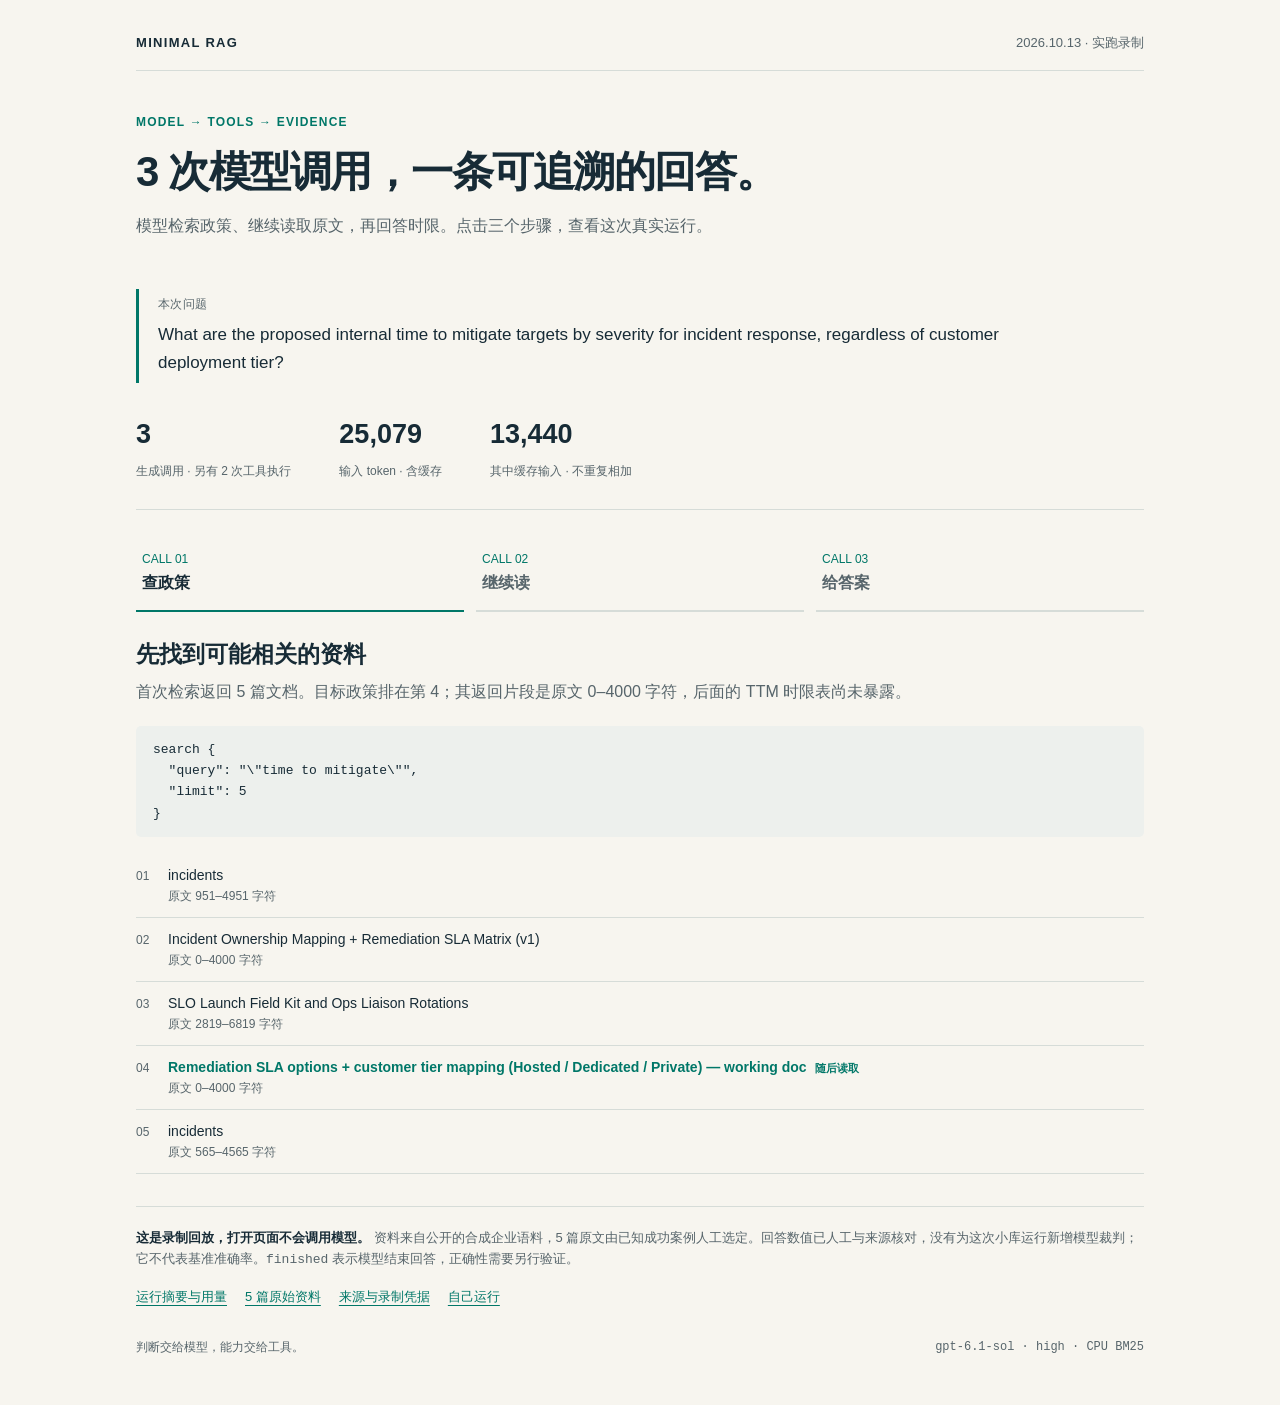
<file: examples/sol-demo/report.html>
<!doctype html>
<html lang="zh-CN">
<head>
<meta charset="utf-8">
<meta name="viewport" content="width=device-width, initial-scale=1">
<link rel="icon" href="data:,">
<title>Minimal RAG · 一次真实取证</title>
<style>
:root{color-scheme:light dark;--paper:#f7f5ef;--ink:#172b36;--muted:#57656b;--line:#d6dcd8;--accent:#007768;--soft:#e4eeea;--panel:#fff;--code:#edf0ed}
*{box-sizing:border-box}body{margin:0;background:var(--paper);color:var(--ink);font-family:-apple-system,BlinkMacSystemFont,"Segoe UI","PingFang SC",sans-serif;font-size:16px;line-height:1.65}main{max-width:1080px;margin:auto;padding:32px 36px 48px}a{color:var(--accent);text-underline-offset:4px}header{display:flex;justify-content:space-between;align-items:center;gap:20px;font-size:13px;border-bottom:1px solid var(--line);padding-bottom:17px}.brand{letter-spacing:.1em;font-weight:650}.stamp{color:var(--muted)}.intro{padding:42px 0 27px}.eyebrow{color:var(--accent);font-size:12px;letter-spacing:.1em;font-weight:650}h1{font-size:clamp(28px,4vw,42px);line-height:1.25;letter-spacing:-.035em;margin:13px 0 14px;font-weight:650}.lead{max-width:740px;color:var(--muted);margin:0}.question{border-left:3px solid var(--accent);padding:6px 0 6px 19px;margin:23px 0 29px;font-size:17px;max-width:880px}.question span{display:block;color:var(--muted);font-size:12px;letter-spacing:.04em;margin-bottom:6px}.metrics{display:flex;gap:48px;flex-wrap:wrap;padding:0 0 26px;border-bottom:1px solid var(--line)}.metric strong{font-size:27px;font-weight:600;display:block;font-variant-numeric:tabular-nums}.metric span{font-size:12px;color:var(--muted)}.steps{display:grid;grid-template-columns:repeat(3,1fr);gap:12px;margin:30px 0 27px}.step{font:inherit;text-align:left;border:0;border-bottom:2px solid var(--line);background:transparent;color:var(--muted);padding:10px 6px 14px;cursor:pointer;min-height:65px}.step[aria-pressed="true"]{border-bottom-color:var(--accent);color:var(--ink)}.step b{font-size:12px;display:block;color:var(--accent);font-weight:500}.step span{font-size:16px;font-weight:600}.step:focus-visible{outline:2px solid var(--accent);outline-offset:4px}.panel{min-height:345px}h2{font-size:23px;line-height:1.35;margin:0 0 9px;font-weight:600}.description{color:var(--muted);margin:0 0 20px;max-width:860px}.command{font-size:13px;background:var(--code);padding:13px 17px;white-space:pre-wrap;overflow-wrap:anywhere;border-radius:5px;font-family:ui-monospace,SFMono-Regular,monospace;margin:0 0 17px}.hits{list-style:none;margin:0;padding:0}.hits li{padding:10px 0;border-bottom:1px solid var(--line);display:flex;align-items:flex-start;gap:13px}.rank{font-size:12px;color:var(--muted);font-variant-numeric:tabular-nums;min-width:19px;padding-top:3px}.hit-title{font-size:14px;overflow-wrap:anywhere}.hit-meta{font-size:12px;color:var(--muted)}.chosen{color:var(--accent);font-weight:600}.tag{font-size:11px;margin-left:8px;color:var(--accent)}.source-label{font-size:12px;color:var(--muted);margin:18px 0 8px;overflow-wrap:anywhere}.source-text{white-space:pre-wrap;overflow-wrap:anywhere;font-size:14px;line-height:1.7;font-family:ui-monospace,SFMono-Regular,monospace;margin:0;background:var(--panel);padding:20px 23px;border-left:3px solid var(--accent)}table{width:100%;border-collapse:collapse;font-size:16px}th{text-align:left;color:var(--muted);font-weight:500;font-size:12px;padding:9px 0}td{padding:12px 0;border-top:1px solid var(--line)}td:last-child{font-weight:600}.scope{background:var(--soft);color:var(--ink);padding:15px 18px;margin-top:19px;font-size:14px}details{margin-top:19px}summary{cursor:pointer;color:var(--accent);font-size:14px;padding:6px 0}.raw-answer{white-space:pre-wrap;overflow-wrap:anywhere;font:14px/1.65 ui-monospace,SFMono-Regular,monospace;color:var(--ink)}.boundaries{margin-top:32px;padding-top:20px;border-top:1px solid var(--line);font-size:13px;color:var(--muted)}.boundaries strong{color:var(--ink);font-weight:600}.links{display:flex;flex-wrap:wrap;gap:18px;margin-top:15px;font-size:13px}footer{margin-top:31px;color:var(--muted);font-size:12px;display:flex;justify-content:space-between;gap:20px}.model{font-family:ui-monospace,SFMono-Regular,monospace}
@media(max-width:600px){main{padding:21px 19px 35px}header{align-items:flex-start;gap:12px}.stamp{text-align:right;font-size:11px}.intro{padding:30px 0 19px}.question{font-size:15px;padding-left:13px}.metrics{gap:24px}.metric strong{font-size:23px}.steps{gap:5px;margin:23px 0}.step{padding:9px 2px}.step span{font-size:14px}h2{font-size:21px}.source-text{padding:15px 13px;font-size:13px}.panel{min-height:0}footer{display:block}.links{gap:13px}td:last-child{max-width:205px}body{font-size:15px}}
@media(prefers-color-scheme:dark){:root{--paper:#152229;--ink:#e6eae8;--muted:#a8b8bc;--line:#37494e;--accent:#83d8c2;--soft:#243d39;--panel:#1b2e36;--code:#22353d}}
</style>
</head>
<body>
<main>
<header><span class="brand">MINIMAL RAG</span><span class="stamp">2026.10.13 · 实跑录制</span></header>
<section class="intro"><div class="eyebrow">MODEL → TOOLS → EVIDENCE</div><h1>3 次模型调用，一条可追溯的回答。</h1><p class="lead">模型检索政策、继续读取原文，再回答时限。点击三个步骤，查看这次真实运行。</p></section>
<div class="question"><span>本次问题</span><div id="question"></div></div>
<section class="metrics" aria-label="实测用量"><div class="metric"><strong id="calls"></strong><span>生成调用 · 另有 2 次工具执行</span></div><div class="metric"><strong id="input"></strong><span>输入 token · 含缓存</span></div><div class="metric"><strong id="cached"></strong><span>其中缓存输入 · 不重复相加</span></div></section>
<nav class="steps" aria-label="查看录制步骤"><button class="step" type="button" data-step="0" aria-pressed="true"><b>CALL 01</b><span>查政策</span></button><button class="step" type="button" data-step="1" aria-pressed="false"><b>CALL 02</b><span>继续读</span></button><button class="step" type="button" data-step="2" aria-pressed="false"><b>CALL 03</b><span>给答案</span></button></nav>
<section class="panel" id="panel" aria-live="polite"></section>
<section class="boundaries"><strong>这是录制回放，打开页面不会调用模型。</strong> 资料来自公开的合成企业语料，5 篇原文由已知成功案例人工选定。回答数值已人工与来源核对，没有为这次小库运行新增模型裁判；它不代表基准准确率。<code>finished</code> 表示模型结束回答，正确性需要另行验证。
<div class="links"><a href="recorded-summary.json">运行摘要与用量</a><a href="documents.jsonl">5 篇原始资料</a><a href="provenance.json">来源与录制凭据</a><a href="README.md">自己运行</a></div></section>
<footer><span>判断交给模型，能力交给工具。</span><span class="model" id="model"></span></footer>
</main>
<script id="recording" type="application/json">{"question": "What are the proposed internal time to mitigate targets by severity for incident response, regardless of customer deployment tier?", "answer": "The proposed internal time-to-mitigate (TTM) targets are the same across Hosted, Dedicated, and Private deployments:\n\n| Severity | Target |\n|---|---|\n| Sev0 | 30 minutes |\n| Sev1 | 2 hours |\n| Sev2 | 1 business day |\n| Sev3 | 5 business days, or the next planned release train |\n\nTTM runs from incident declaration to restored SLOs or a documented, acceptable degradation mode. These are draft internal targets for breach alerting and leadership escalation, not finalized customer commitments. [dsid_c83811391709468fa9534e6495c205e3]", "model": "gpt-6.1-sol", "calls": 3, "input": 25079, "cached": 13440, "search": {"query": "\"time to mitigate\"", "limit": 5}, "read": {"document_id": "dsid_c83811391709468fa9534e6495c205e3", "offset": 3900, "limit": 6000}, "hits": [{"title": "incidents", "offset": 951, "chars": 4000, "selected": false}, {"title": "Incident Ownership Mapping + Remediation SLA Matrix (v1)", "offset": 0, "chars": 4000, "selected": false}, {"title": "SLO Launch Field Kit and Ops Liaison Rotations", "offset": 2819, "chars": 4000, "selected": false}, {"title": "Remediation SLA options + customer tier mapping (Hosted / Dedicated / Private) — working doc", "offset": 0, "chars": 4000, "selected": true}, {"title": "incidents", "offset": 565, "chars": 4000, "selected": false}], "source": {"id": "dsid_c83811391709468fa9534e6495c205e3", "title": "Remediation SLA options + customer tier mapping (Hosted / Dedicated / Private) — working doc", "offset": 4911, "text": "Proposed draft SLA targets (v1 candidate)\n========================================\nNotes:\n- Times are proposed internal targets for breach alerting + leadership escalation.\n- TTM measured to: restored SLO or reduced to acceptable degradation mode (documented).\n- TTF measured to: fix deployed OR (Sev2/Sev3 only) fix scheduled with owner + date.\n\nTTM (same across tiers)\n-----------------------\nSev0: 30 minutes\nSev1: 2 hours\nSev2: 1 business day\nSev3: 5 business days (or next planned release train)"}, "read_chars": 6000}</script>
<script>
const recording=JSON.parse(document.getElementById('recording').textContent);
const panel=document.getElementById('panel');
const buttons=Array.from(document.querySelectorAll('[data-step]'));
const escapeText=value=>String(value).replace(/[&<>"']/g,c=>({'&':'&amp;','<':'&lt;','>':'&gt;','"':'&quot;',"'":'&#39;'}[c]));
document.getElementById('question').textContent=recording.question;
document.getElementById('calls').textContent=recording.calls;
document.getElementById('input').textContent=recording.input.toLocaleString('en-US');
document.getElementById('cached').textContent=recording.cached.toLocaleString('en-US');
document.getElementById('model').textContent=recording.model+' · high · CPU BM25';
function show(index){
buttons.forEach((button,i)=>button.setAttribute('aria-pressed',String(i===index)));
if(index===0){panel.innerHTML='<h2>先找到可能相关的资料</h2><p class="description">首次检索返回 5 篇文档。目标政策排在第 4；其返回片段是原文 0–4000 字符，后面的 TTM 时限表尚未暴露。</p><pre class="command">search '+escapeText(JSON.stringify(recording.search,null,2))+'</pre><ol class="hits">'+recording.hits.map((hit,i)=>'<li><span class="rank">0'+(i+1)+'</span><div><div class="hit-title '+(hit.selected?'chosen':'')+'">'+escapeText(hit.title)+(hit.selected?'<span class="tag">随后读取</span>':'')+'</div><div class="hit-meta">原文 '+hit.offset+'–'+(hit.offset+hit.chars)+' 字符</div></div></li>').join('')+'</ol>';
}else if(index===1){panel.innerHTML='<h2>命中文档后，继续读取规则段</h2><p class="description">模型调用 read，读取 3900–9900 字符，共 6000 字符。下面是实际返回内容中的目标段落：它同时限定了时限、跨部署等级适用范围和草案性质。</p><pre class="command">read '+escapeText(JSON.stringify(recording.read,null,2))+'</pre><div class="source-label">'+escapeText(recording.source.title)+' · 原文偏移 '+recording.source.offset+'</div><pre class="source-text">'+escapeText(recording.source.text)+'</pre>';
}else{panel.innerHTML='<h2>回答时限，也保留适用边界</h2><p class="description">答案采用同一来源中的 TTM 规则，没有将 tier-adjusted TTF 的修复时间混入缓解时间。</p><table><thead><tr><th>严重程度</th><th>内部缓解目标</th></tr></thead><tbody><tr><td>Sev0</td><td>30 分钟</td></tr><tr><td>Sev1</td><td>2 小时</td></tr><tr><td>Sev2</td><td>1 个工作日</td></tr><tr><td>Sev3</td><td>5 个工作日，或下个计划发布批次</td></tr></tbody></table><div class="scope">适用于 Hosted、Dedicated、Private。TTM 从事件声明到恢复 SLO 或达到已记录的可接受降级状态。这些是内部草案目标，尚未成为最终客户承诺。</div><div class="source-label">回答引用：'+escapeText(recording.source.id)+'</div><details><summary>查看模型完整原文回答</summary><pre class="raw-answer">'+escapeText(recording.answer)+'</pre></details>';
}}
buttons.forEach((button,index)=>button.addEventListener('click',()=>show(index)));
show(0);
</script>
</body>
</html>
</file>
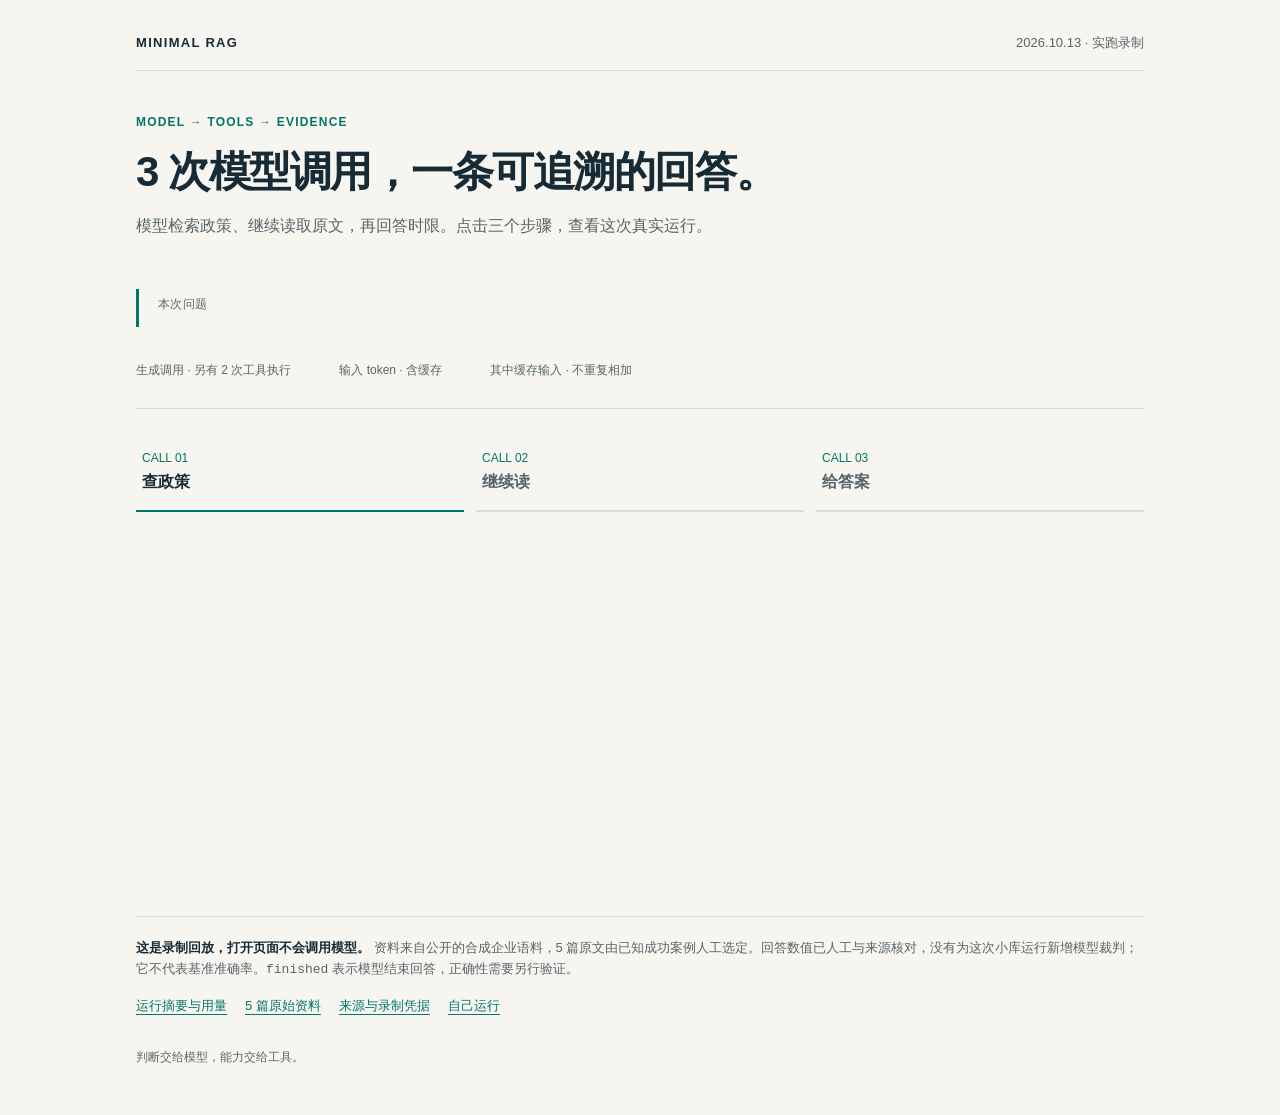
<file: experiments/overnight-20261012/showcase-template.html>
<!doctype html>
<html lang="zh-CN">
<head>
<meta charset="utf-8">
<meta name="viewport" content="width=device-width, initial-scale=1">
<link rel="icon" href="data:,">
<title>Minimal RAG · 一次真实取证</title>
<style>
:root{color-scheme:light dark;--paper:#f7f5ef;--ink:#172b36;--muted:#57656b;--line:#d6dcd8;--accent:#007768;--soft:#e4eeea;--panel:#fff;--code:#edf0ed}
*{box-sizing:border-box}body{margin:0;background:var(--paper);color:var(--ink);font-family:-apple-system,BlinkMacSystemFont,"Segoe UI","PingFang SC",sans-serif;font-size:16px;line-height:1.65}main{max-width:1080px;margin:auto;padding:32px 36px 48px}a{color:var(--accent);text-underline-offset:4px}header{display:flex;justify-content:space-between;align-items:center;gap:20px;font-size:13px;border-bottom:1px solid var(--line);padding-bottom:17px}.brand{letter-spacing:.1em;font-weight:650}.stamp{color:var(--muted)}.intro{padding:42px 0 27px}.eyebrow{color:var(--accent);font-size:12px;letter-spacing:.1em;font-weight:650}h1{font-size:clamp(28px,4vw,42px);line-height:1.25;letter-spacing:-.035em;margin:13px 0 14px;font-weight:650}.lead{max-width:740px;color:var(--muted);margin:0}.question{border-left:3px solid var(--accent);padding:6px 0 6px 19px;margin:23px 0 29px;font-size:17px;max-width:880px}.question span{display:block;color:var(--muted);font-size:12px;letter-spacing:.04em;margin-bottom:6px}.metrics{display:flex;gap:48px;flex-wrap:wrap;padding:0 0 26px;border-bottom:1px solid var(--line)}.metric strong{font-size:27px;font-weight:600;display:block;font-variant-numeric:tabular-nums}.metric span{font-size:12px;color:var(--muted)}.steps{display:grid;grid-template-columns:repeat(3,1fr);gap:12px;margin:30px 0 27px}.step{font:inherit;text-align:left;border:0;border-bottom:2px solid var(--line);background:transparent;color:var(--muted);padding:10px 6px 14px;cursor:pointer;min-height:65px}.step[aria-pressed="true"]{border-bottom-color:var(--accent);color:var(--ink)}.step b{font-size:12px;display:block;color:var(--accent);font-weight:500}.step span{font-size:16px;font-weight:600}.step:focus-visible{outline:2px solid var(--accent);outline-offset:4px}.panel{min-height:345px}h2{font-size:23px;line-height:1.35;margin:0 0 9px;font-weight:600}.description{color:var(--muted);margin:0 0 20px;max-width:860px}.command{font-size:13px;background:var(--code);padding:13px 17px;white-space:pre-wrap;overflow-wrap:anywhere;border-radius:5px;font-family:ui-monospace,SFMono-Regular,monospace;margin:0 0 17px}.hits{list-style:none;margin:0;padding:0}.hits li{padding:10px 0;border-bottom:1px solid var(--line);display:flex;align-items:flex-start;gap:13px}.rank{font-size:12px;color:var(--muted);font-variant-numeric:tabular-nums;min-width:19px;padding-top:3px}.hit-title{font-size:14px;overflow-wrap:anywhere}.hit-meta{font-size:12px;color:var(--muted)}.chosen{color:var(--accent);font-weight:600}.tag{font-size:11px;margin-left:8px;color:var(--accent)}.source-label{font-size:12px;color:var(--muted);margin:18px 0 8px;overflow-wrap:anywhere}.source-text{white-space:pre-wrap;overflow-wrap:anywhere;font-size:14px;line-height:1.7;font-family:ui-monospace,SFMono-Regular,monospace;margin:0;background:var(--panel);padding:20px 23px;border-left:3px solid var(--accent)}table{width:100%;border-collapse:collapse;font-size:16px}th{text-align:left;color:var(--muted);font-weight:500;font-size:12px;padding:9px 0}td{padding:12px 0;border-top:1px solid var(--line)}td:last-child{font-weight:600}.scope{background:var(--soft);color:var(--ink);padding:15px 18px;margin-top:19px;font-size:14px}details{margin-top:19px}summary{cursor:pointer;color:var(--accent);font-size:14px;padding:6px 0}.raw-answer{white-space:pre-wrap;overflow-wrap:anywhere;font:14px/1.65 ui-monospace,SFMono-Regular,monospace;color:var(--ink)}.boundaries{margin-top:32px;padding-top:20px;border-top:1px solid var(--line);font-size:13px;color:var(--muted)}.boundaries strong{color:var(--ink);font-weight:600}.links{display:flex;flex-wrap:wrap;gap:18px;margin-top:15px;font-size:13px}footer{margin-top:31px;color:var(--muted);font-size:12px;display:flex;justify-content:space-between;gap:20px}.model{font-family:ui-monospace,SFMono-Regular,monospace}
@media(max-width:600px){main{padding:21px 19px 35px}header{align-items:flex-start;gap:12px}.stamp{text-align:right;font-size:11px}.intro{padding:30px 0 19px}.question{font-size:15px;padding-left:13px}.metrics{gap:24px}.metric strong{font-size:23px}.steps{gap:5px;margin:23px 0}.step{padding:9px 2px}.step span{font-size:14px}h2{font-size:21px}.source-text{padding:15px 13px;font-size:13px}.panel{min-height:0}footer{display:block}.links{gap:13px}td:last-child{max-width:205px}body{font-size:15px}}
@media(prefers-color-scheme:dark){:root{--paper:#152229;--ink:#e6eae8;--muted:#a8b8bc;--line:#37494e;--accent:#83d8c2;--soft:#243d39;--panel:#1b2e36;--code:#22353d}}
</style>
</head>
<body>
<main>
<header><span class="brand">MINIMAL RAG</span><span class="stamp">2026.10.13 · 实跑录制</span></header>
<section class="intro"><div class="eyebrow">MODEL → TOOLS → EVIDENCE</div><h1>3 次模型调用，一条可追溯的回答。</h1><p class="lead">模型检索政策、继续读取原文，再回答时限。点击三个步骤，查看这次真实运行。</p></section>
<div class="question"><span>本次问题</span><div id="question"></div></div>
<section class="metrics" aria-label="实测用量"><div class="metric"><strong id="calls"></strong><span>生成调用 · 另有 2 次工具执行</span></div><div class="metric"><strong id="input"></strong><span>输入 token · 含缓存</span></div><div class="metric"><strong id="cached"></strong><span>其中缓存输入 · 不重复相加</span></div></section>
<nav class="steps" aria-label="查看录制步骤"><button class="step" type="button" data-step="0" aria-pressed="true"><b>CALL 01</b><span>查政策</span></button><button class="step" type="button" data-step="1" aria-pressed="false"><b>CALL 02</b><span>继续读</span></button><button class="step" type="button" data-step="2" aria-pressed="false"><b>CALL 03</b><span>给答案</span></button></nav>
<section class="panel" id="panel" aria-live="polite"></section>
<section class="boundaries"><strong>这是录制回放，打开页面不会调用模型。</strong> 资料来自公开的合成企业语料，5 篇原文由已知成功案例人工选定。回答数值已人工与来源核对，没有为这次小库运行新增模型裁判；它不代表基准准确率。<code>finished</code> 表示模型结束回答，正确性需要另行验证。
<div class="links"><a href="recorded-summary.json">运行摘要与用量</a><a href="documents.jsonl">5 篇原始资料</a><a href="provenance.json">来源与录制凭据</a><a href="README.md">自己运行</a></div></section>
<footer><span>判断交给模型，能力交给工具。</span><span class="model" id="model"></span></footer>
</main>
<script id="recording" type="application/json">{{DATA}}</script>
<script>
const recording=JSON.parse(document.getElementById('recording').textContent);
const panel=document.getElementById('panel');
const buttons=Array.from(document.querySelectorAll('[data-step]'));
const escapeText=value=>String(value).replace(/[&<>"']/g,c=>({'&':'&amp;','<':'&lt;','>':'&gt;','"':'&quot;',"'":'&#39;'}[c]));
document.getElementById('question').textContent=recording.question;
document.getElementById('calls').textContent=recording.calls;
document.getElementById('input').textContent=recording.input.toLocaleString('en-US');
document.getElementById('cached').textContent=recording.cached.toLocaleString('en-US');
document.getElementById('model').textContent=recording.model+' · high · CPU BM25';
function show(index){
buttons.forEach((button,i)=>button.setAttribute('aria-pressed',String(i===index)));
if(index===0){panel.innerHTML='<h2>先找到可能相关的资料</h2><p class="description">首次检索返回 5 篇文档。目标政策排在第 4；其返回片段是原文 0–4000 字符，后面的 TTM 时限表尚未暴露。</p><pre class="command">search '+escapeText(JSON.stringify(recording.search,null,2))+'</pre><ol class="hits">'+recording.hits.map((hit,i)=>'<li><span class="rank">0'+(i+1)+'</span><div><div class="hit-title '+(hit.selected?'chosen':'')+'">'+escapeText(hit.title)+(hit.selected?'<span class="tag">随后读取</span>':'')+'</div><div class="hit-meta">原文 '+hit.offset+'–'+(hit.offset+hit.chars)+' 字符</div></div></li>').join('')+'</ol>';
}else if(index===1){panel.innerHTML='<h2>命中文档后，继续读取规则段</h2><p class="description">模型调用 read，读取 3900–9900 字符，共 6000 字符。下面是实际返回内容中的目标段落：它同时限定了时限、跨部署等级适用范围和草案性质。</p><pre class="command">read '+escapeText(JSON.stringify(recording.read,null,2))+'</pre><div class="source-label">'+escapeText(recording.source.title)+' · 原文偏移 '+recording.source.offset+'</div><pre class="source-text">'+escapeText(recording.source.text)+'</pre>';
}else{panel.innerHTML='<h2>回答时限，也保留适用边界</h2><p class="description">答案采用同一来源中的 TTM 规则，没有将 tier-adjusted TTF 的修复时间混入缓解时间。</p><table><thead><tr><th>严重程度</th><th>内部缓解目标</th></tr></thead><tbody><tr><td>Sev0</td><td>30 分钟</td></tr><tr><td>Sev1</td><td>2 小时</td></tr><tr><td>Sev2</td><td>1 个工作日</td></tr><tr><td>Sev3</td><td>5 个工作日，或下个计划发布批次</td></tr></tbody></table><div class="scope">适用于 Hosted、Dedicated、Private。TTM 从事件声明到恢复 SLO 或达到已记录的可接受降级状态。这些是内部草案目标，尚未成为最终客户承诺。</div><div class="source-label">回答引用：'+escapeText(recording.source.id)+'</div><details><summary>查看模型完整原文回答</summary><pre class="raw-answer">'+escapeText(recording.answer)+'</pre></details>';
}}
buttons.forEach((button,index)=>button.addEventListener('click',()=>show(index)));
show(0);
</script>
</body>
</html>
</file>
<file: docs/notes/notes.css>
*{box-sizing:border-box}html{color-scheme:dark light}body{margin:0;background:#0d0e11;color:#f3f2ed;font:18px/1.75 system-ui,-apple-system,"PingFang SC",sans-serif}a{color:#a9df61;text-underline-offset:4px}nav,main,footer{width:min(100% - 40px,820px);margin:auto}nav{padding:25px 0;display:flex;justify-content:space-between;border-bottom:1px solid #34363c;font-size:14px;gap:20px}main{padding:52px 0 70px}h1{font-size:clamp(38px,6vw,64px);line-height:1.08;letter-spacing:-.04em;margin:0 0 24px}h2{font-size:28px;line-height:1.3;margin-top:52px}p,li{max-width:76ch}main>p:first-of-type{font-size:22px;color:#b8bdc6}code{font-size:.86em;font-family:ui-monospace,monospace}pre{background:#171a21;border:1px solid #34363c;padding:20px;overflow:auto;border-radius:10px}table{border-collapse:collapse;width:100%;font-size:15px;display:block;overflow:auto}th,td{padding:12px 15px;border-bottom:1px solid #34363c;text-align:left}th{color:#a9df61}img{max-width:100%;height:auto;background:white;border-radius:10px}footer{font-size:14px;padding:24px 0 50px;border-top:1px solid #34363c;color:#a2a8b3}@media(prefers-color-scheme:light){body{background:#fafaf7;color:#202127}a{color:#246c31}main>p:first-of-type,footer{color:#5b6069}pre{background:#eceee8;border-color:#d0d4cb}nav,footer,th,td{border-color:#d0d4cb}th{color:#246c31}}
</file>
